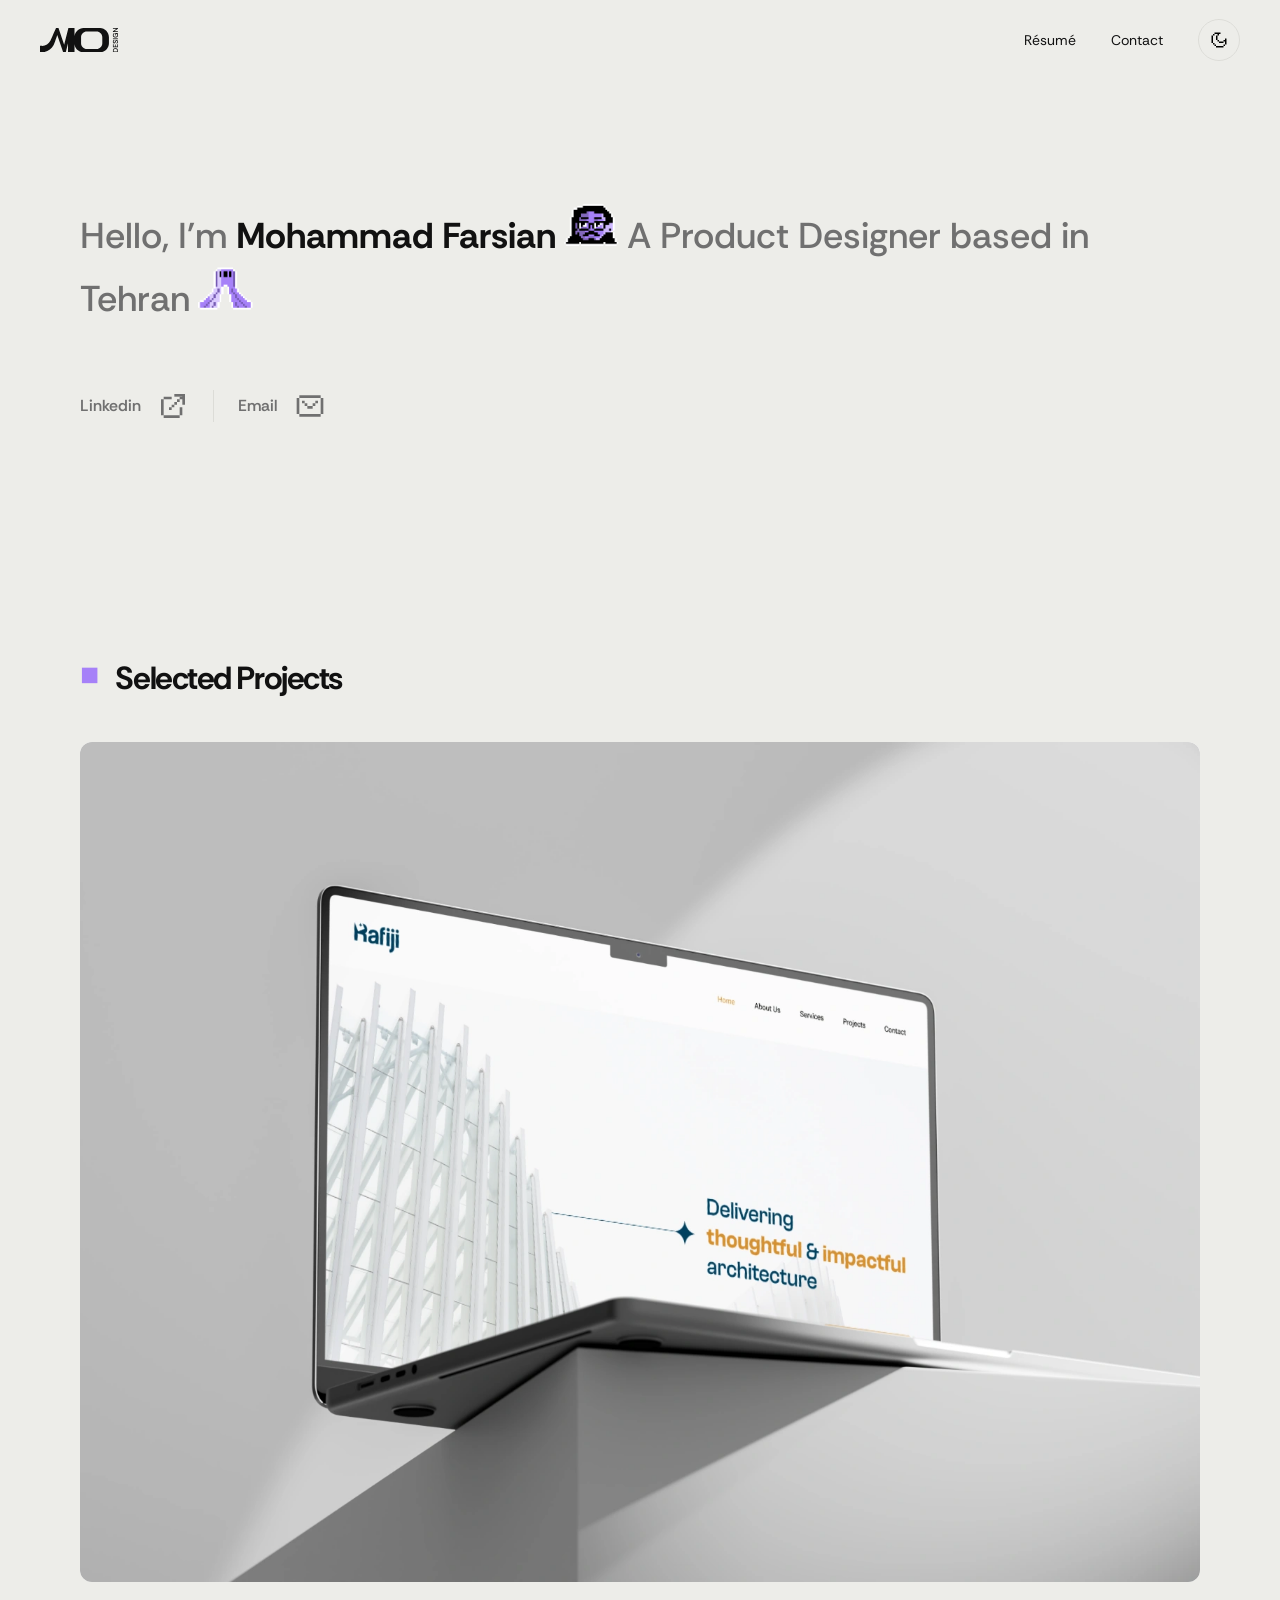
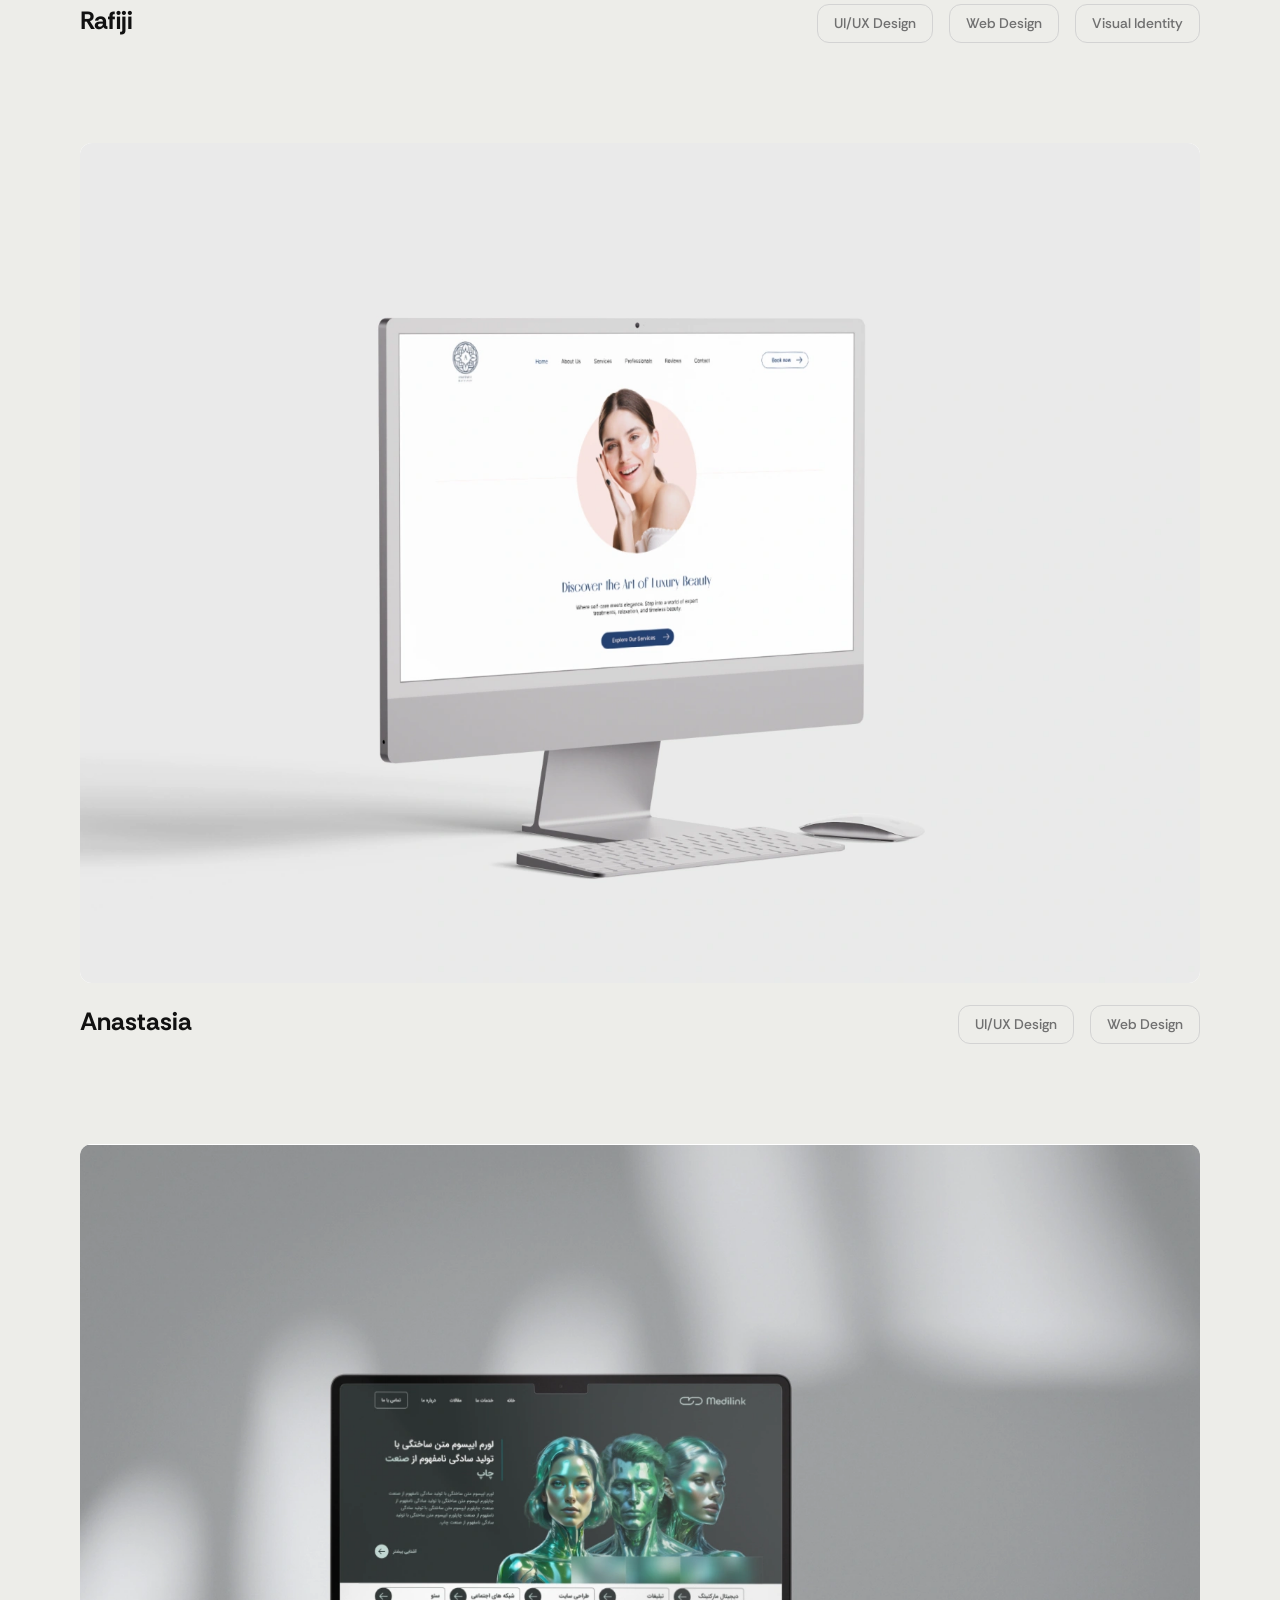
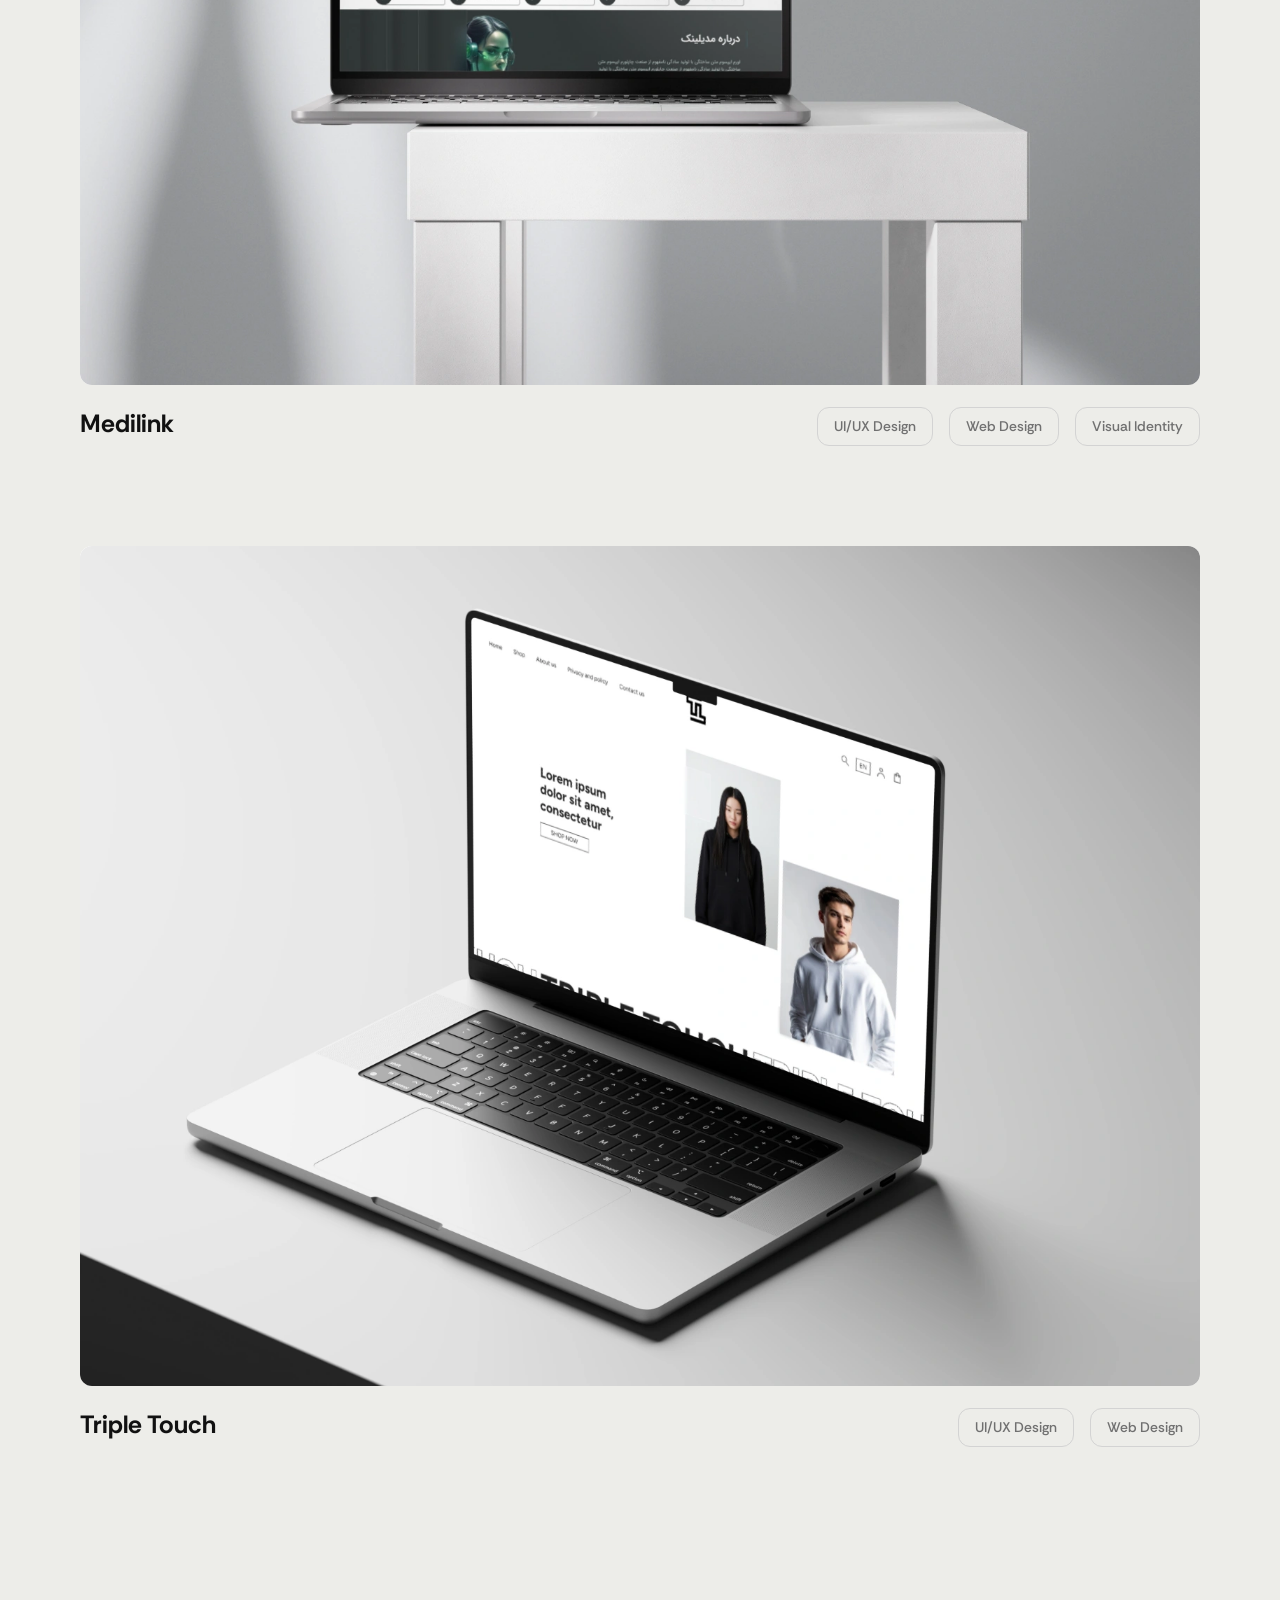
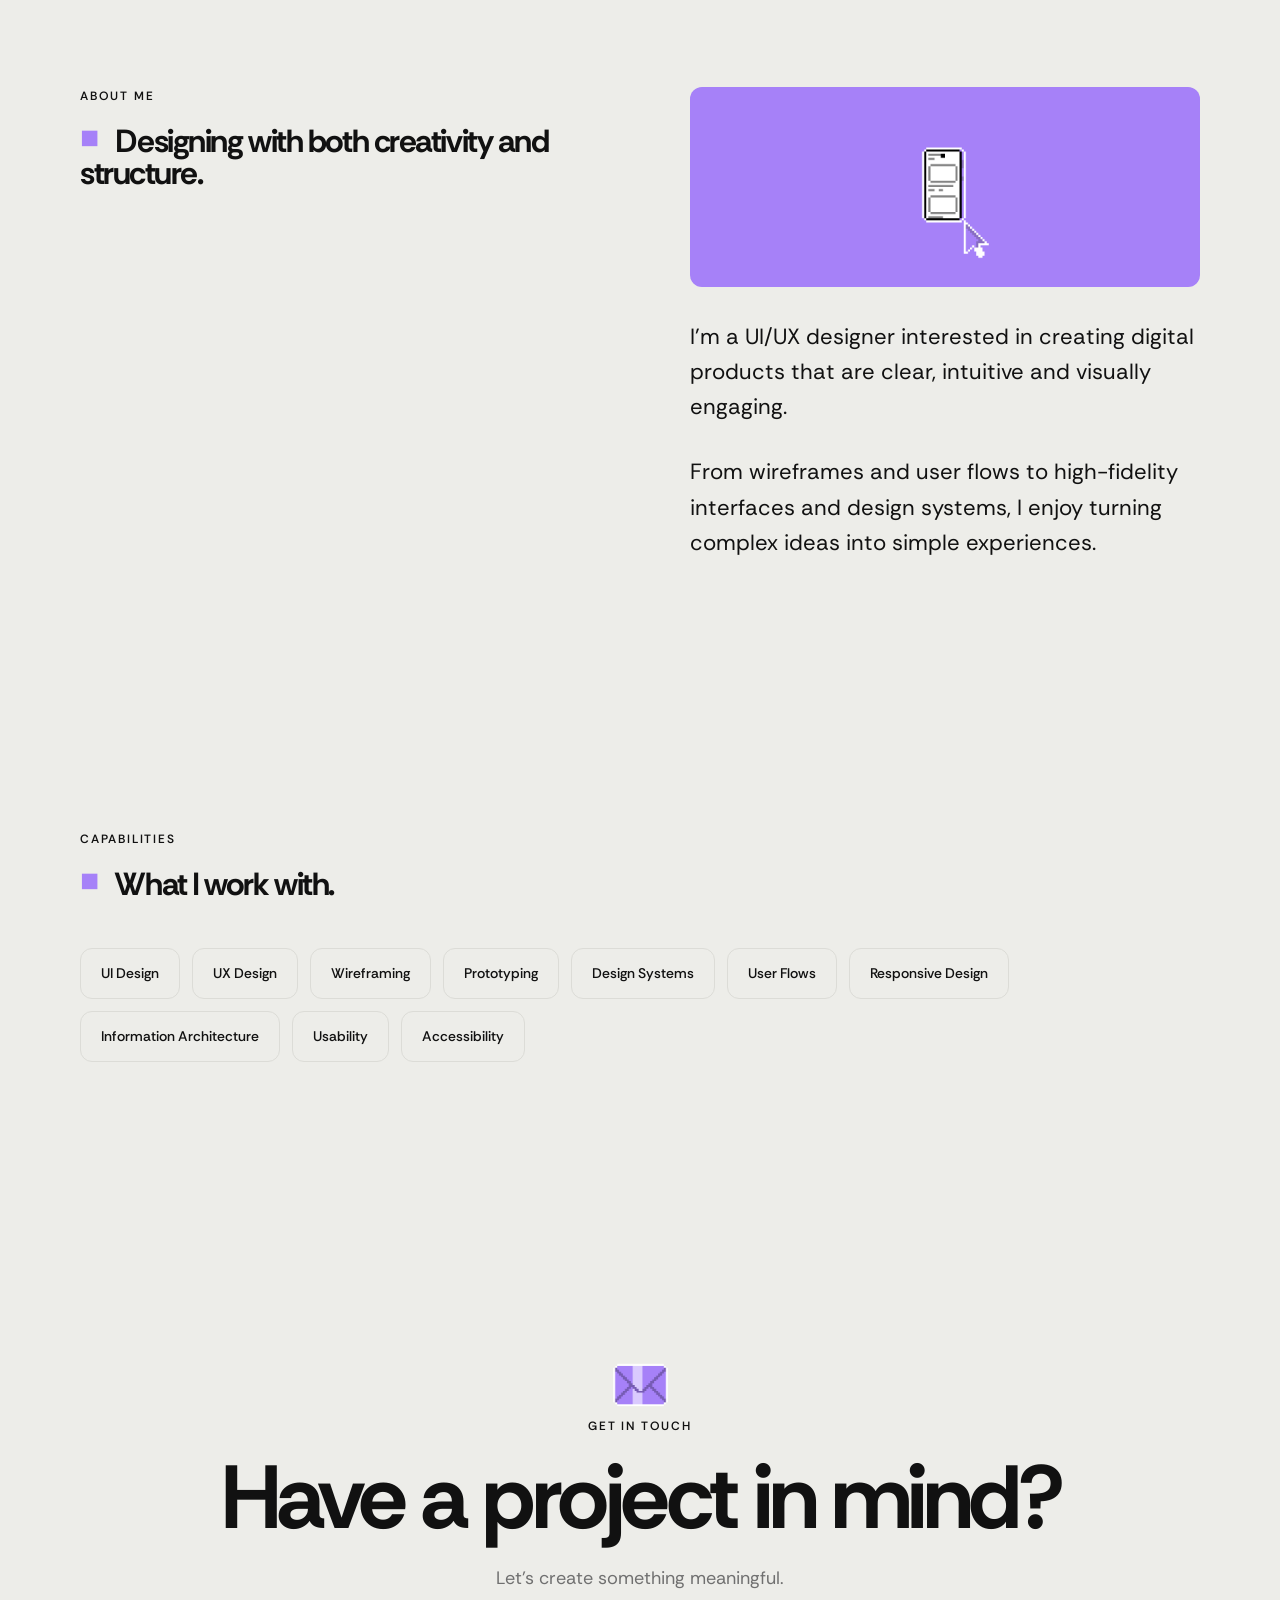
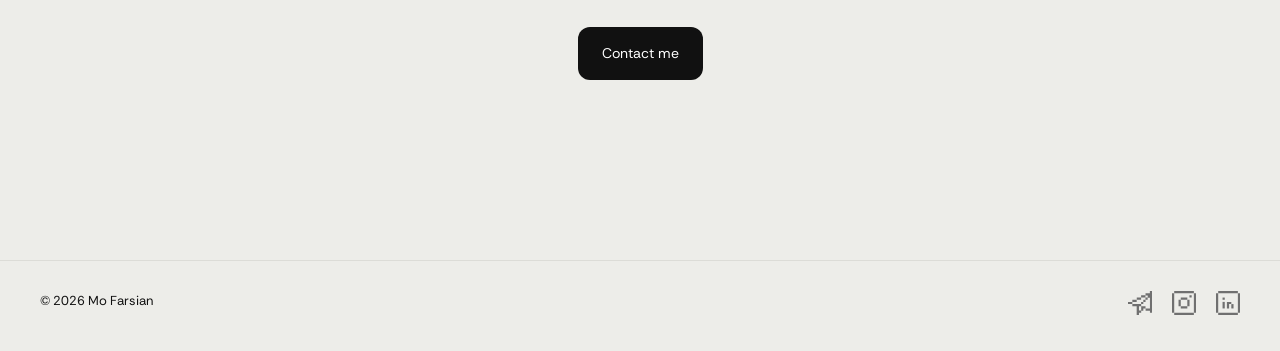
<file: index.html>
<!DOCTYPE html>
<html lang="en">

<head>

    <meta charset="UTF-8">

    <meta
        name="viewport"
        content="width=device-width, initial-scale=1.0"
    >

    <title>Mo. Farsian — Product Designer</title>

    <script>
  const savedTheme = localStorage.getItem("theme");

  const systemPrefersDark =
    window.matchMedia("(prefers-color-scheme: dark)").matches;

  const theme = savedTheme ||
    (systemPrefersDark ? "dark" : "light");

  document.documentElement.setAttribute(
    "data-theme",
    theme
  );
</script>

    <link rel="stylesheet" href="style.css">
    <link rel="icon" type="image/x-icon" href="Images/favicons/favicon.ico">
<link rel="icon" type="image/png" sizes="16x16" href="Images/favicons/favicon-16x16.png">
<link rel="icon" type="image/png" sizes="32x32" href="Images/favicons/favicon-32x32.png">
<link rel="apple-touch-icon" sizes="180x180" href="Images/favicons/apple-touch-icon.png">
<link rel="icon" type="image/png" sizes="192x192" href="Images/favicons/android-chrome-192x192.png">
<link rel="icon" type="image/png" sizes="512x512" href="Images/favicons/android-chrome-512x512.png">
<meta name="theme-color" content="#ffffff">
</head>

<body>


    <!-- =========================
         NAVIGATION
    ========================== -->

    <header class="navbar">
        <a href="#" class="mo-logo">
<svg id="Layer_2" data-name="Layer 2" xmlns="http://www.w3.org/2000/svg" viewBox="0 0 513.45 160.19">
  <g id="Layer_1-2" data-name="Layer 1">
    <path d="M393.83,0h-107.16c-30.55,0-55.82,24.55-59.52,54.12V0h-40.21l-27.93,110.62L121.69,0h-16.21s-34.4,78.73-37.21,84.76c-10.06,19.81-31.52,33.11-53.47,33.11-1.35,0-14.79-.96-14.79-.96v43.28h10c33.77,0,64.35-18.42,79.88-48.37,4.36-7.42,23.71-66.4,23.71-66.4l38.98,114.76h16.84l15.04-60.45v60.45h42.71v-53.02c3.69,29.57,28.97,53.02,59.52,53.02h107.16c33.08,0,60-27.41,60-60.5v-38.1c0-33.08-26.92-61.6-60-61.6ZM270.38,61.6c0-20.95,17.05-38,38-38h63.74c20.95,0,38,17.05,38,38v38.1c0,20.95-17.05,38-38,38h-63.74c-20.95,0-38-17.05-38-38v-38.1Z"/>
    <g>
      <path d="M512.89,160.19h-32.69v-10.79c0-3.89.68-7.08,2.03-9.55,1.35-2.47,3.26-4.3,5.72-5.49,2.46-1.18,5.34-1.77,8.64-1.77s6.36.63,8.8,1.89,4.31,3.14,5.58,5.63c1.28,2.49,1.91,5.59,1.91,9.29v10.79ZM508.36,154.87v-5.28c0-2.86-.47-5.14-1.4-6.84-.93-1.7-2.29-2.9-4.06-3.62-1.77-.72-3.88-1.07-6.3-1.07-4.08,0-7.08.93-9.01,2.8-1.93,1.87-2.9,4.78-2.9,8.73v5.28h23.68Z"/>
      <path d="M512.89,127.46h-32.69v-20.74h4.48v15.41h8.73v-13.31h4.44v13.31h10.55v-15.41h4.48v20.74Z"/>
      <path d="M513.45,90.23c0,2.24-.4,4.28-1.19,6.12s-1.96,3.29-3.5,4.37c-1.54,1.07-3.45,1.63-5.72,1.66v-5.56c1.74-.03,3.17-.64,4.27-1.82,1.11-1.18,1.66-2.76,1.66-4.72,0-1.74-.4-3.14-1.22-4.2-.81-1.06-1.95-1.59-3.41-1.59-.84,0-1.55.14-2.13.42-.58.28-1.09.75-1.54,1.4s-.89,1.53-1.31,2.62c-.42,1.09-.91,2.48-1.47,4.16-.65,1.96-1.41,3.57-2.27,4.81-.86,1.25-1.85,2.16-2.99,2.73-1.14.58-2.4.86-3.81.86-1.99,0-3.67-.47-5.04-1.42-1.37-.95-2.4-2.24-3.11-3.88-.7-1.64-1.05-3.45-1.05-5.44s.36-3.85,1.07-5.46,1.77-2.93,3.15-3.92c1.39-1,3.07-1.51,5.07-1.54v5.65c-1.34,0-2.48.5-3.41,1.49-.93,1-1.4,2.32-1.4,3.97-.03,1.4.33,2.59,1.07,3.57.75.98,1.84,1.47,3.27,1.47,1,0,1.82-.32,2.48-.96.65-.64,1.23-1.55,1.73-2.73.5-1.18,1.04-2.62,1.64-4.3.34-1.03.75-2.08,1.21-3.15.47-1.07,1.07-2.05,1.8-2.94.73-.89,1.63-1.61,2.71-2.17,1.07-.56,2.4-.84,3.99-.84,1.96,0,3.65.51,5.07,1.52,1.42,1.01,2.5,2.37,3.25,4.09s1.12,3.63,1.12,5.74Z"/>
      <path d="M512.89,73.84h-32.69v-5.32h32.69v5.32Z"/>
      <path d="M513.45,48.01c0,3.11-.71,5.82-2.13,8.1-1.42,2.29-3.39,4.07-5.91,5.35-2.52,1.28-5.43,1.91-8.73,1.91s-6.1-.62-8.69-1.87c-2.58-1.25-4.62-3.07-6.12-5.49s-2.24-5.36-2.24-8.85c0-3.77.91-6.9,2.73-9.39,1.82-2.49,4.32-4.11,7.5-4.86v5.98c-1.65.47-2.96,1.41-3.92,2.83-.96,1.42-1.45,3.23-1.45,5.44,0,2.34.51,4.31,1.54,5.91,1.03,1.6,2.45,2.82,4.27,3.64,1.82.82,3.96,1.24,6.42,1.24s4.55-.41,6.35-1.24c1.81-.82,3.2-2.02,4.18-3.57.98-1.56,1.47-3.41,1.47-5.56,0-3.02-.82-5.32-2.45-6.91-1.64-1.59-3.84-2.55-6.61-2.9v10.83h-4.39v-16.3h17.61v4.86l-4.67.42c1.68,1.12,2.97,2.49,3.88,4.11.9,1.62,1.35,3.72,1.35,6.31Z"/>
      <path d="M512.89,26.67h-32.69v-5.32l23.96-16.02h-23.96V0h32.69v5.32l-23.91,16.02h23.91v5.32Z"/>
    </g>
  </g>
</svg>
        </a>
        
        <nav class="nav-links">

            <a href="Files/CV.pdf" download>
                Résumé
            </a>

            <a href="#contact">
                Contact
            </a>


            <button class="theme-toggle" id="theme-toggle" aria-label="Switch to night mode">
  <img
    class="theme-icon theme-icon-light"
    src="./Images/icons/moon.svg"
    alt=""
  >

  <img
    class="theme-icon theme-icon-dark"
    src="./Images/icons/sun.svg"
    alt=""
  >
</button>

        </nav>

    </header>



    <main>


        <!-- =========================
             HERO
        ========================== -->
        <section>           
            <div class="hero">
                <span class="hero-text">
                    <p>Hello, I'm <b>Mohammad Farsian</b><span><img
                            src="./Images/gif/mo.gif"
                            alt="mo farsian pixel art"
                            class="hero-gif"
                            height="48px"
                            width="55px"
                        ></span>A Product Designer based in Tehran<span><img
                            src="./Images/gif/tehran.gif"
                            alt="azadi tower"
                            class="hero-gif"
                            height="48px"
                            width="55px"
                        ></span>
                </p>       
                <span class="hero-sub">
                    <a href="https://www.linkedin.com/in/mohammad-farsian-610218201/" target="_blank">
                        Linkedin
                        <svg xmlns="http://www.w3.org/2000/svg" width="32" height="32" viewBox="0 0 24 24"><!-- Icon from Pixelarticons by Gerrit Halfmann - https://github.com/halfmage/pixelarticons/blob/master/LICENSE --><g fill="currentColor"><path d="M11 5H5v2h6zM5 7H3v12h2zm12 12H5v2h12zm2-6h-2v6h2zm-8 0H9v2h2zm2-2h-2v2h2zm2-2h-2v2h2zm2-2h-2v2h2zm2-2h-2v2h2zm2-2h-2v8h2z"/><path d="M21 3h-8v2h8z"/></g></svg>
                    </a>
                    <a href="email">
                        Email
                        <svg xmlns="http://www.w3.org/2000/svg" width="32" height="32" viewBox="0 0 24 24"><!-- Icon from Pixelarticons by Gerrit Halfmann - https://github.com/halfmage/pixelarticons/blob/master/LICENSE --><path fill="currentColor" d="M6 8h2v2H6zm2 2h2v2H8zm10-2h-2v2h2zm-2 2h-2v2h2zm-6 2h4v2h-4zM2 6h2v12H2zm18 0h2v12h-2zM4 4h16v2H4zm0 14h16v2H4z"/></svg>
                    </a>
                </span>
                </span>
            </div>
        </section>

        <!-- =========================
             SELECTED WORK
        ========================== -->

        <section
            id="work"
            class="work"
        >

            <div class="section-heading">
                <h2>
                    Selected Projects
                </h2>
            </div>


            <div class="projects">


                <!-- PROJECT 01 -->

                <article class="project reveal">

                    <a
                        href="Projects/Rafiji.html"
                        class="project-image"
                    >

                        <img
                            src="./Images/rafiji/rafiji-thumbnail.webp"
                            alt="Project One UI/UX design"
                        >

                    </a>


                    <div class="project-info">

                            <span class="project-link-container">
                            <h3>
                                <a href="Projects/Rafiji.html">Rafiji</a>
                            </h3>  
                            
                            <span class="project-categories">
                                <p class="categories-txt">UI/UX Design</p>
                                <p class="categories-txt">Web Design</p>
                                <p class="categories-txt">Visual Identity</p>
                            </span>

                            </span>

                    </div>

                </article>



                <!-- PROJECT 02 -->

                <article class="project reveal">

                    <a
                        href="Projects/Anastasia.html"
                        class="project-image"
                    >

                        <img
                            src="./Images/anastasia/ana-thumbnail.webp"
                            alt="Project Two UI/UX design"
                        >

                    </a>


                    <div class="project-info">

                            <span class="project-link-container">
                            <h3>
                                <a href="Projects/Anastasia.html">Anastasia</a>
                            </h3>  
                            
                            <span class="project-categories">
                                <p class="categories-txt">UI/UX Design</p>
                                <p class="categories-txt">Web Design</p>
                            </span>

                            </span>

                    </div>

                </article>



                <!-- PROJECT 03 -->

                <article class="project reveal">

                    <a
                        href="Projects/Medilink.html"
                        class="project-image"
                    >

                        <img
                            src="./Images/medilink/medilink-thumbnail.webp"
                            alt="Project Two UI/UX design"
                        >

                    </a>


                    <div class="project-info">

                            <span class="project-link-container">
                            <h3>
                                <a href="Projects/Medilink.html">Medilink</a>
                            </h3>  
                            
                            <span class="project-categories">
                                <p class="categories-txt">UI/UX Design</p>
                                <p class="categories-txt">Web Design</p>
                                <p class="categories-txt">Visual Identity</p>
                            </span>

                            </span>

                    </div>

                </article>

                <!-- PROJECT 04 -->

                <article class="project reveal">

                    <a
                        href="Projects/Tripletouch.html"
                        class="project-image"
                    >

                        <img
                            src="./Images/tripletouch/tt-thumbnail.webp"
                            alt="Project Two UI/UX design"
                        >

                    </a>


                    <div class="project-info">

                            <span class="project-link-container">
                            <h3>
                                <a href="Projects/Tripletouch.html">Triple Touch</a>
                            </h3>  
                            
                            <span class="project-categories">
                                <p class="categories-txt">UI/UX Design</p>
                                <p class="categories-txt">Web Design</p>
                            </span>

                            </span>

                    </div>

                </article>


            </div>

        </section>



        <!-- =========================
             ABOUT
        ========================== -->

        <section
            id="about"
            class="about reveal"
        >

            <div class="section-heading">

                <p class="eyebrow">
                    ABOUT ME
                </p>

                <h2>
                    Designing with both
                    creativity and structure.
                </h2>

            </div>


            <div class="about-content">

                <div class="resp-img">
                <img
                            src="./Images/gif/responsive.gif"
                            alt="responsive devices"
                            height="200px"
                >    
                </div>

                <p>
                    I'm a UI/UX designer interested in creating
                    digital products that are clear, intuitive
                    and visually engaging.
                </p>

                <p>
                    From wireframes and user flows to high-fidelity
                    interfaces and design systems, I enjoy turning
                    complex ideas into simple experiences.
                </p>

            </div>

        </section>



        <!-- =========================
             SKILLS
        ========================== -->

        <section class="skills reveal">

            <div class="section-heading">

                <p class="eyebrow">
                    CAPABILITIES
                </p>

                <h2>
                    What I work with.
                </h2>

            </div>


            <div class="skill-list">

                <span class="categories-txt">UI Design</span>
                <span class="categories-txt">UX Design</span>
                <span class="categories-txt">Wireframing</span>
                <span class="categories-txt">Prototyping</span>
                <span class="categories-txt">Design Systems</span>
                <span class="categories-txt">User Flows</span>
                <span class="categories-txt">Responsive Design</span>
                <span class="categories-txt">Information Architecture</span>
                <span class="categories-txt">Usability</span>
                <span class="categories-txt">Accessibility</span>

            </div>

        </section>



        <!-- =========================
             CONTACT
        ========================== -->

        <section
            id="contact"
            class="contact reveal"
        >

        <img
                            src="./Images/gif/mail.gif"
                            alt="contact me"
                            class="hero-gif"
                            height="48px"
                            width="55px"
                        >

            <p class="eyebrow">
                GET IN TOUCH
            </p>

            <h2>
                Have a project
                in mind?
            </h2>

            <p>
                Let's create something meaningful.
            </p>

            <a
                href="mailto:mofarsian.designs@email.com"
                class="button"
            >
                Contact me
            </a>

        </section>


    </main>



    <!-- =========================
         FOOTER
    ========================== -->

    <footer>

        <p>
            © 2026 Mo Farsian
        </p>


        <div>

            <a href="https://t.me/mofarsian_designs" target="_blank">
                <svg id="Layer_1" xmlns="http://www.w3.org/2000/svg" width="24" height="24" version="1.1" viewBox="0 0 29.3 29.3">
  <path d="M26.7,26.7h2.7V0h-2.7v2.7h-5.3v2.7h2.7v2.7h2.7v13.3h-5.3v2.7h5.3v2.7ZM0,16h5.3v-2.7H0v2.7ZM10.7,29.3h2.7v-2.7h2.7v-2.7h-2.7v-5.3h2.7v-2.7H5.3v2.7h5.3v10.7ZM5.3,13.3h5.3v-2.7h-5.3v2.7ZM16,24h2.7v-2.7h2.7v-2.7h-5.3v5.3ZM16,16h2.7v-2.7h-2.7v2.7ZM10.7,10.7h5.3v-2.7h-5.3v2.7ZM18.7,13.3h2.7v-2.7h-2.7v2.7ZM16,8h5.3v-2.7h-5.3v2.7ZM21.3,10.7h2.7v-2.7h-2.7v2.7Z"/>
</svg>
            </a>

            <a href="https://www.instagram.com/mofarsian?stkn=cG9hNnpwdHFveWpp" target="_blank">
                <svg id="Layer_1" xmlns="http://www.w3.org/2000/svg" width="24" height="24" version="1.1" viewBox="0 0 29.3 29.3">
  <path d="M2.7,2.7H0v24h2.7V2.7ZM2.7,2.7h24V0H2.7v2.7ZM2.7,29.3h24v-2.7H2.7v2.7ZM8,18.7h2.7v-8h-2.7v8ZM10.7,21.3h8v-2.7h-8v2.7ZM10.7,10.7h8v-2.7h-8v2.7ZM18.7,18.7h2.7v-8h-2.7v8ZM26.7,26.7h2.7V2.7h-2.7v24ZM21.3,8h2.7v-2.7h-2.7v2.7Z"/>
</svg>
            </a>

            <a href="https://www.linkedin.com/in/mohammad-farsian-610218201/" target="_blank">
                <svg id="Layer_1" width="24" height="24" xmlns="http://www.w3.org/2000/svg" version="1.1" viewBox="0 0 29.3 29.3">
  <path d="M0,2.7v24h2.7V2.7H0ZM2.7,26.7v2.7h24v-2.7H2.7ZM26.7,2.7v24h2.7V2.7h-2.7ZM2.7,0v2.7h24V0H2.7Z"/>
  <polygon points="18.7 13.3 18.7 16 16 16 16 21.3 13.3 21.3 13.3 13.3 18.7 13.3"/>
  <rect x="18.7" y="16" width="2.7" height="5.3"/>
  <rect x="8" y="8" width="2.7" height="2.7"/>
  <rect x="8" y="13.3" width="2.7" height="8"/>
</svg>
            </a>

        </div>

    </footer>

    <script src="script.js"></script>

</body>

</html>
</file>
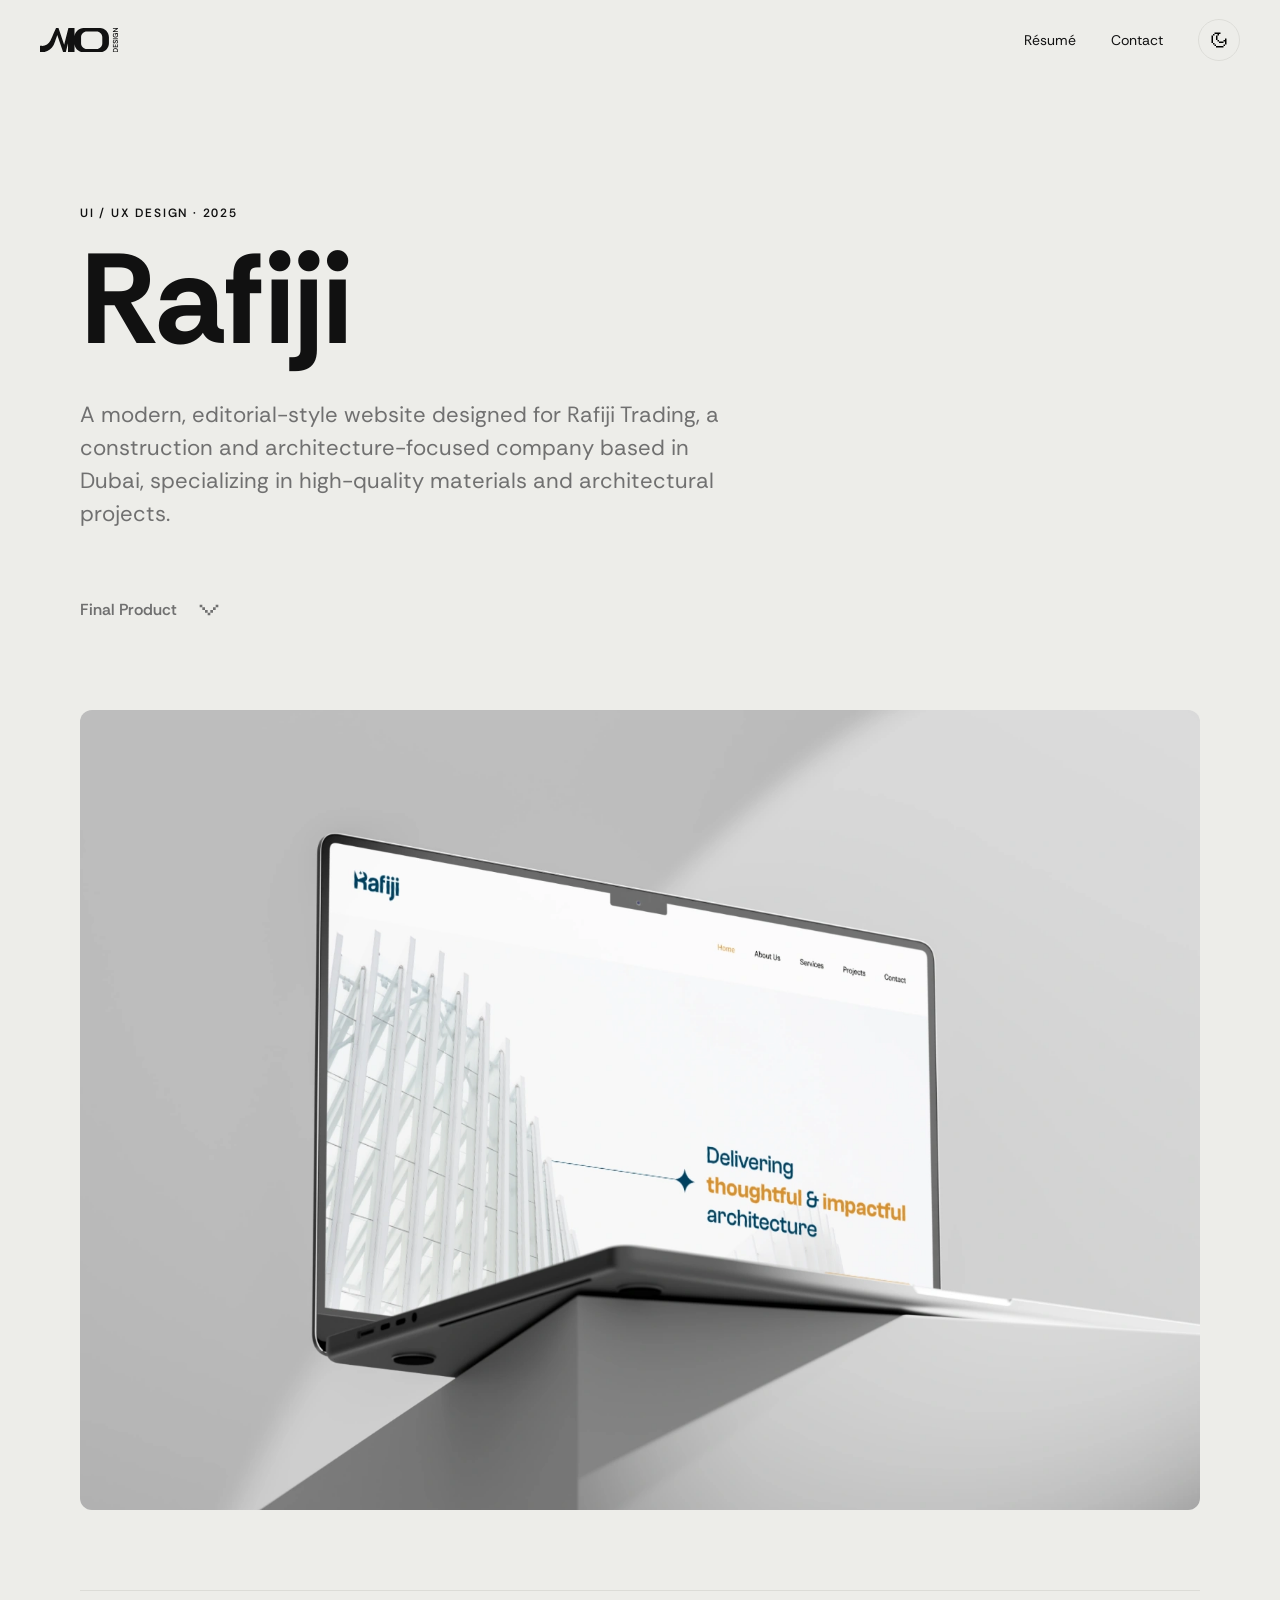
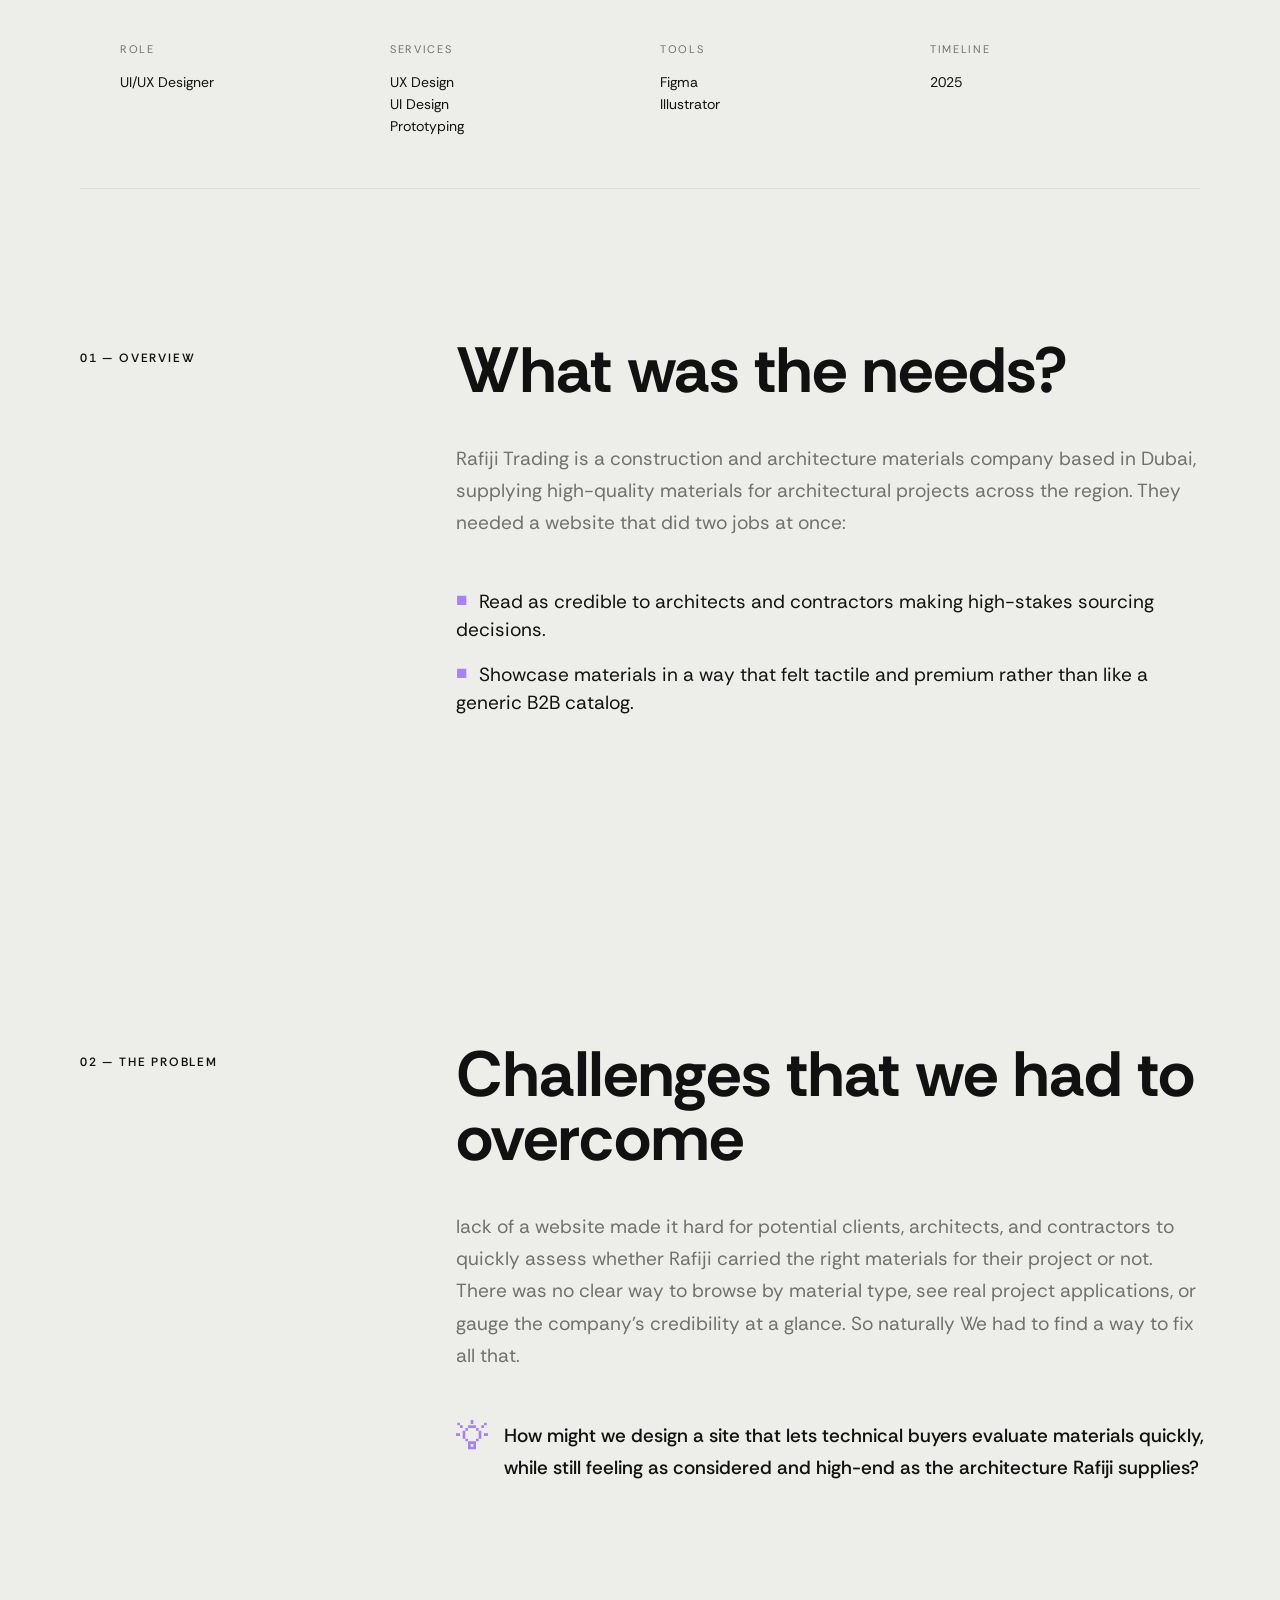
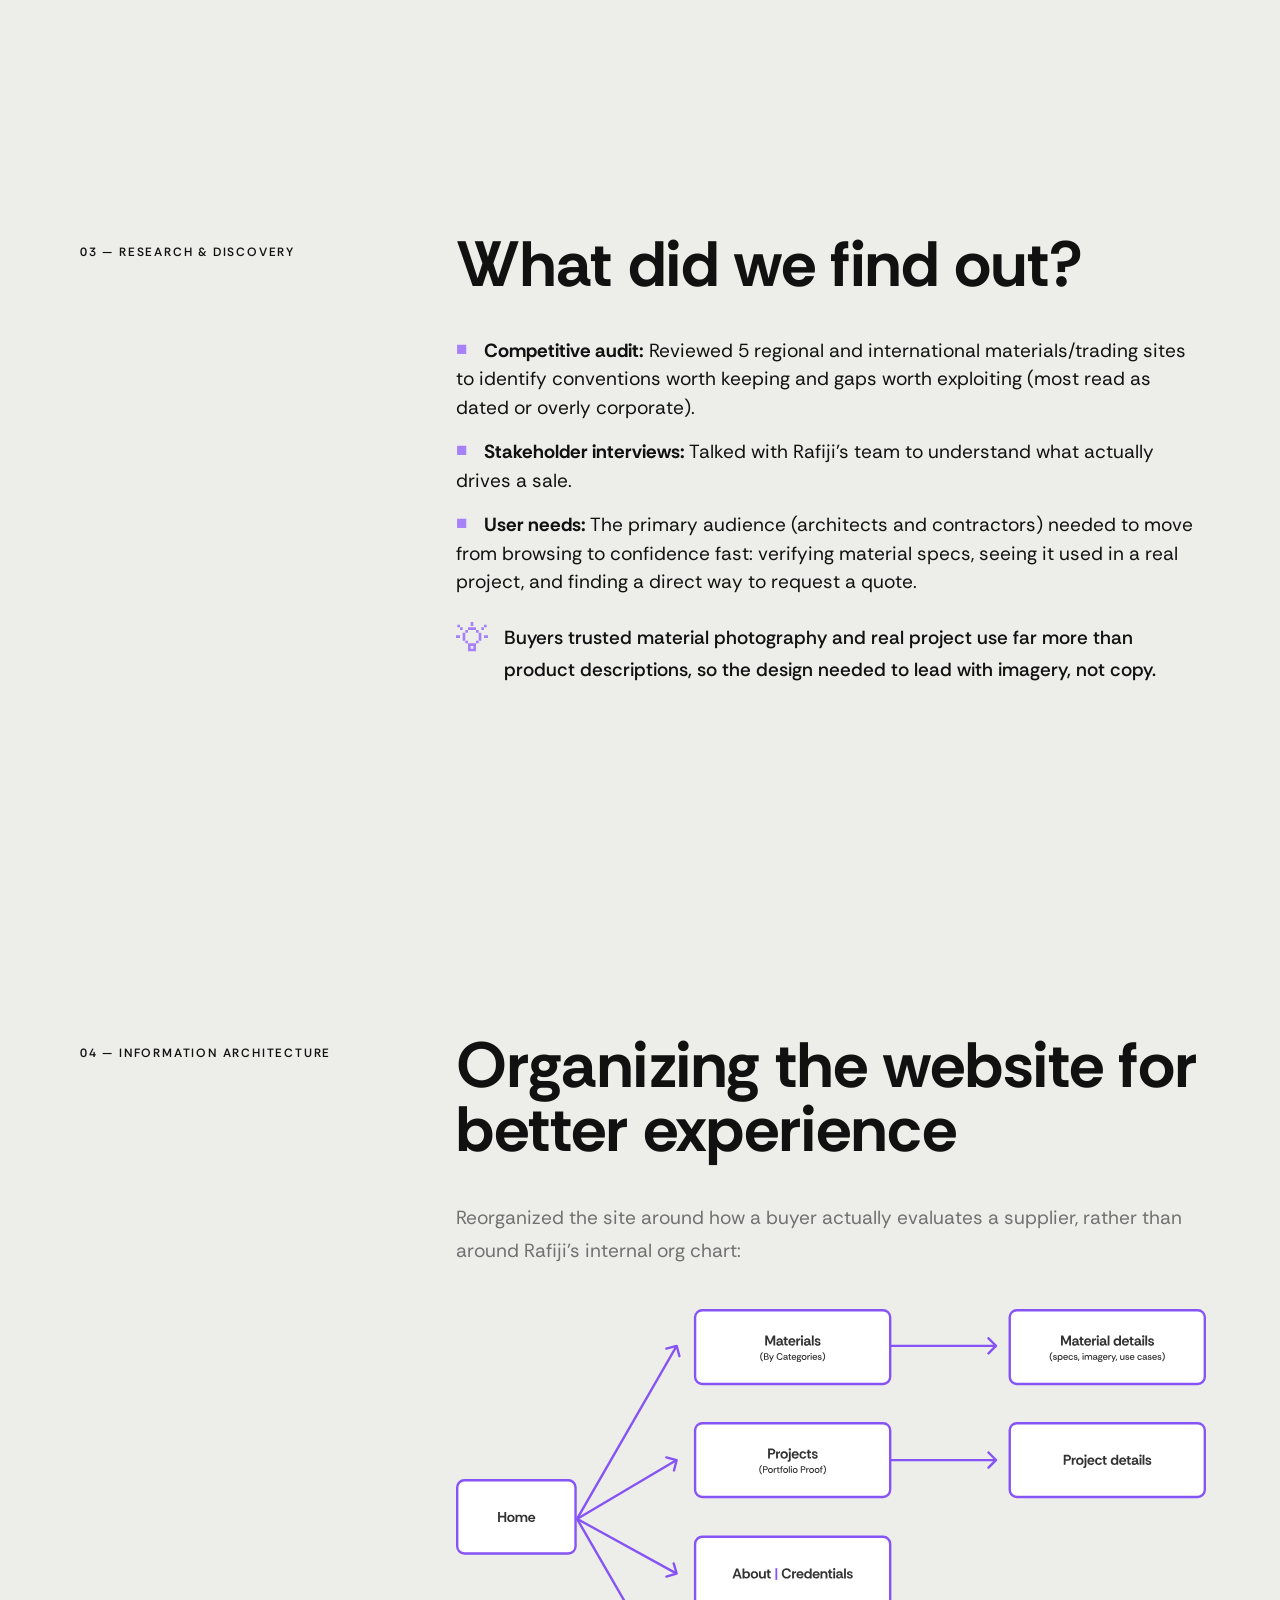
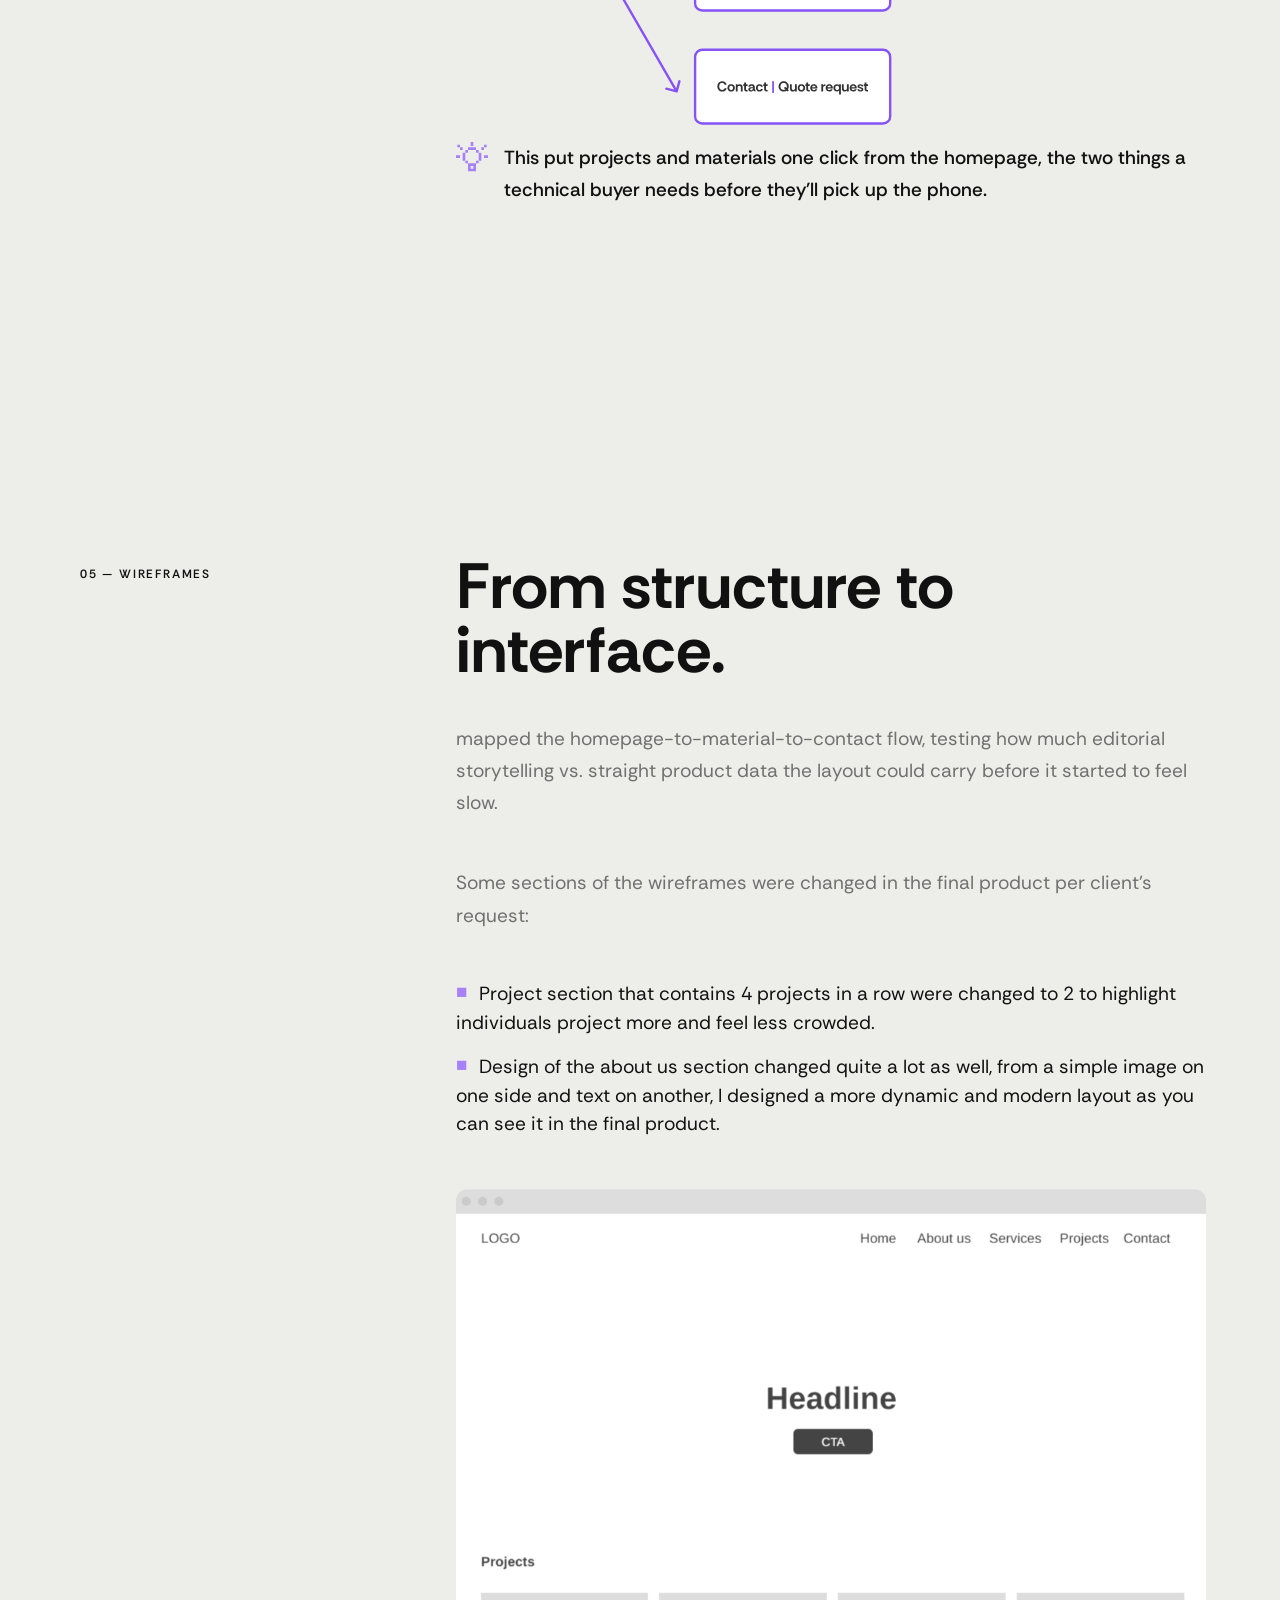
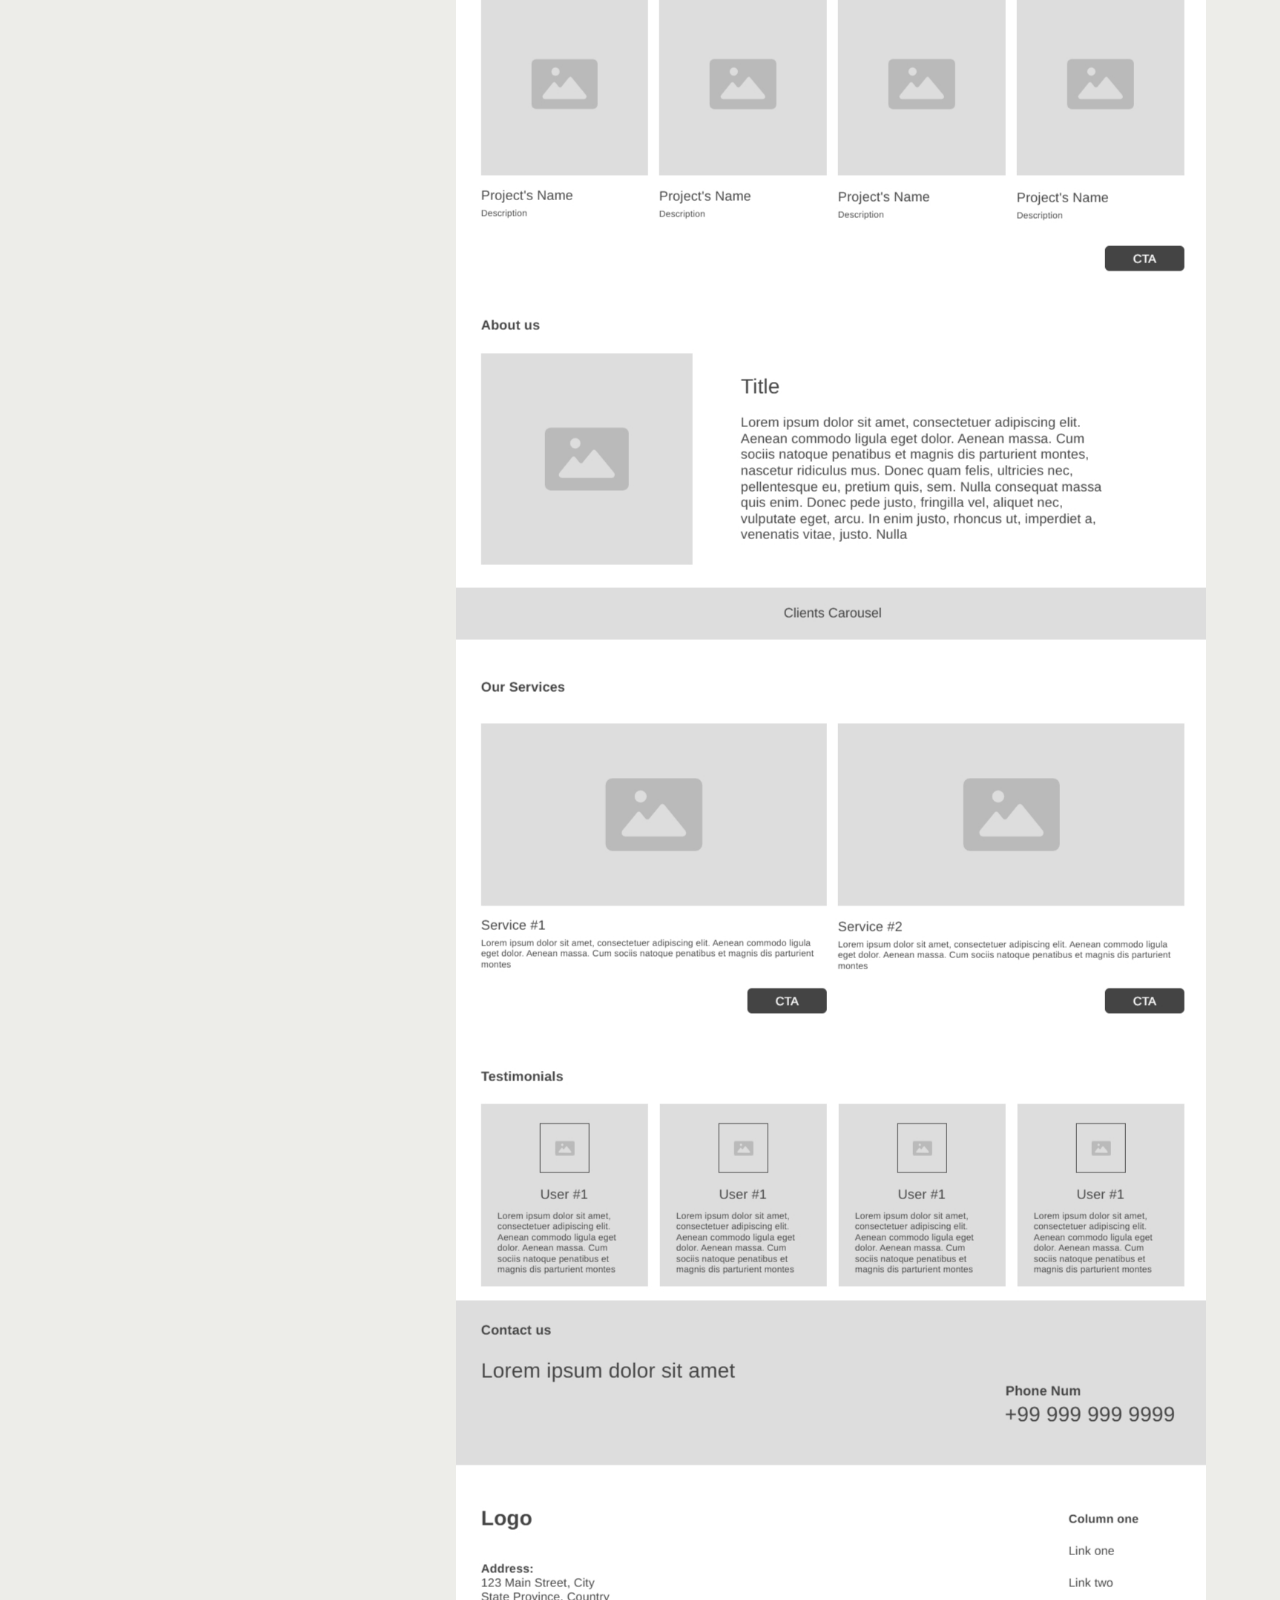
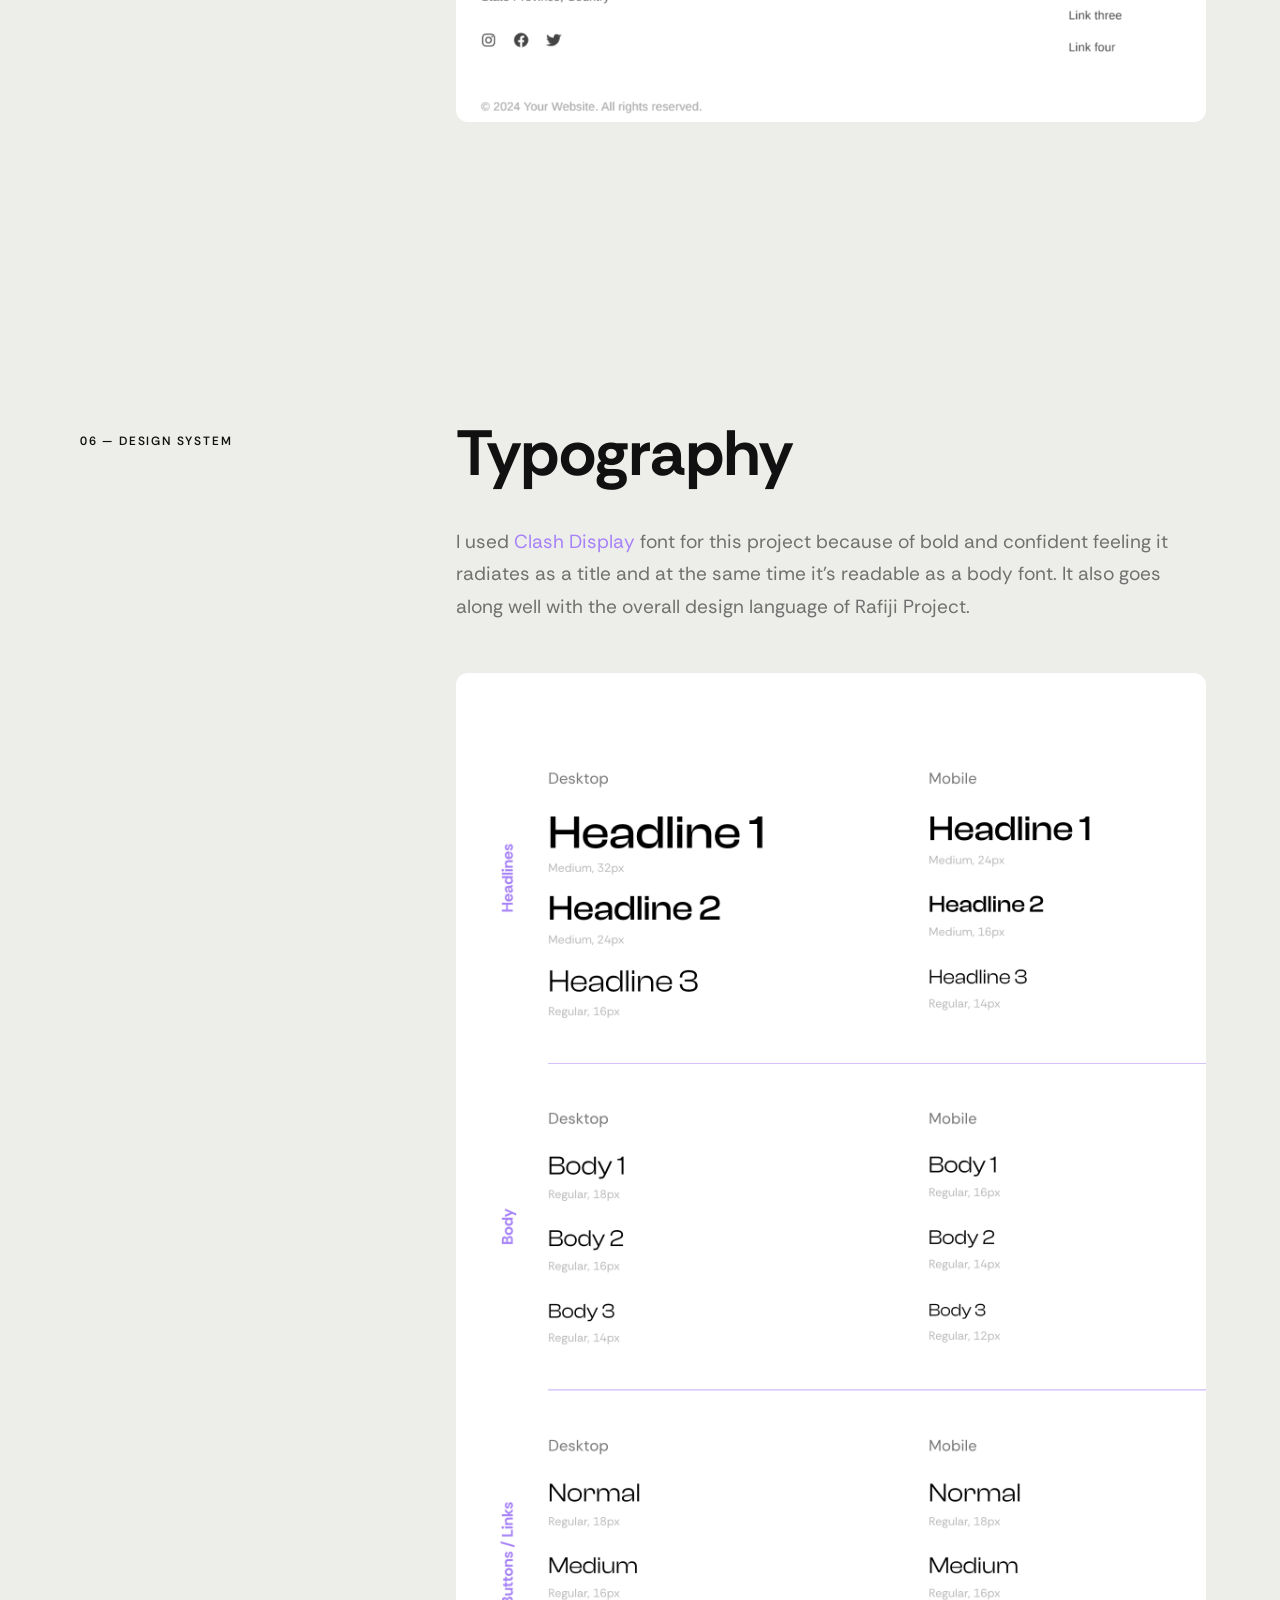
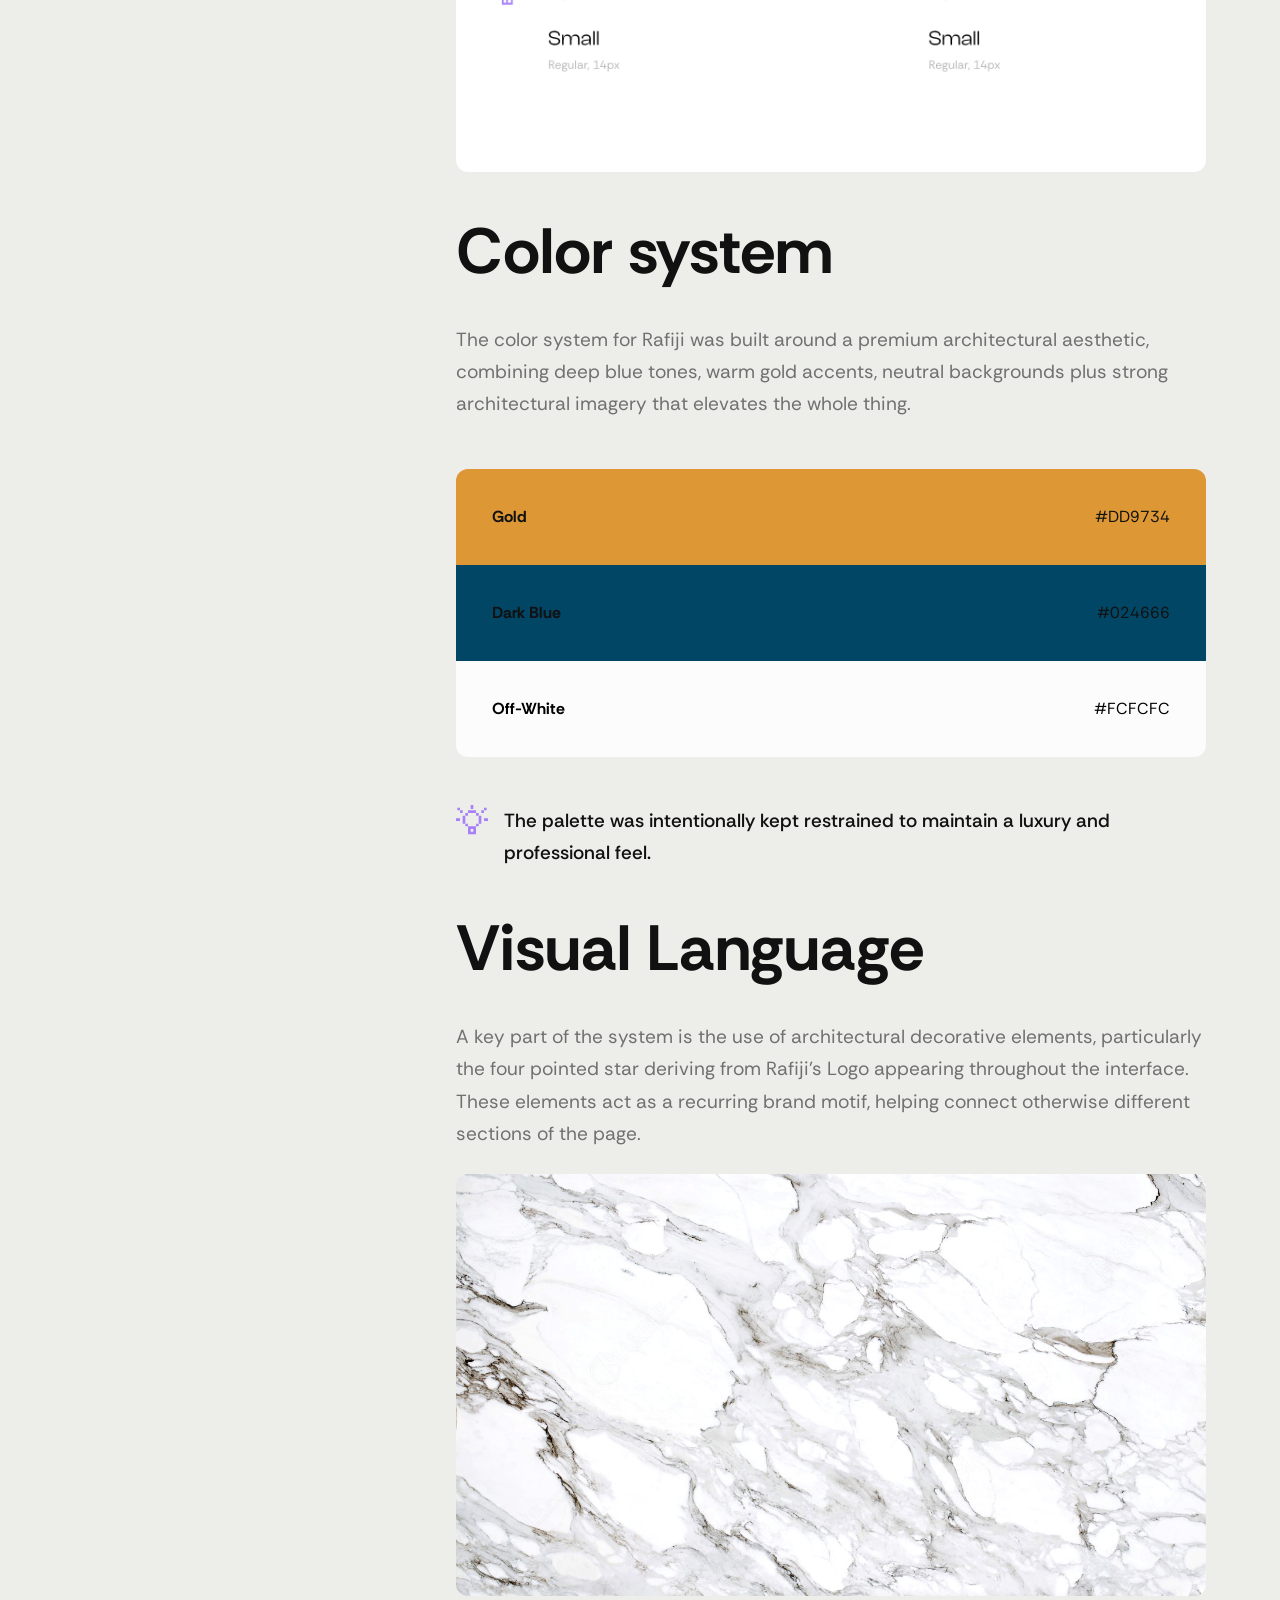
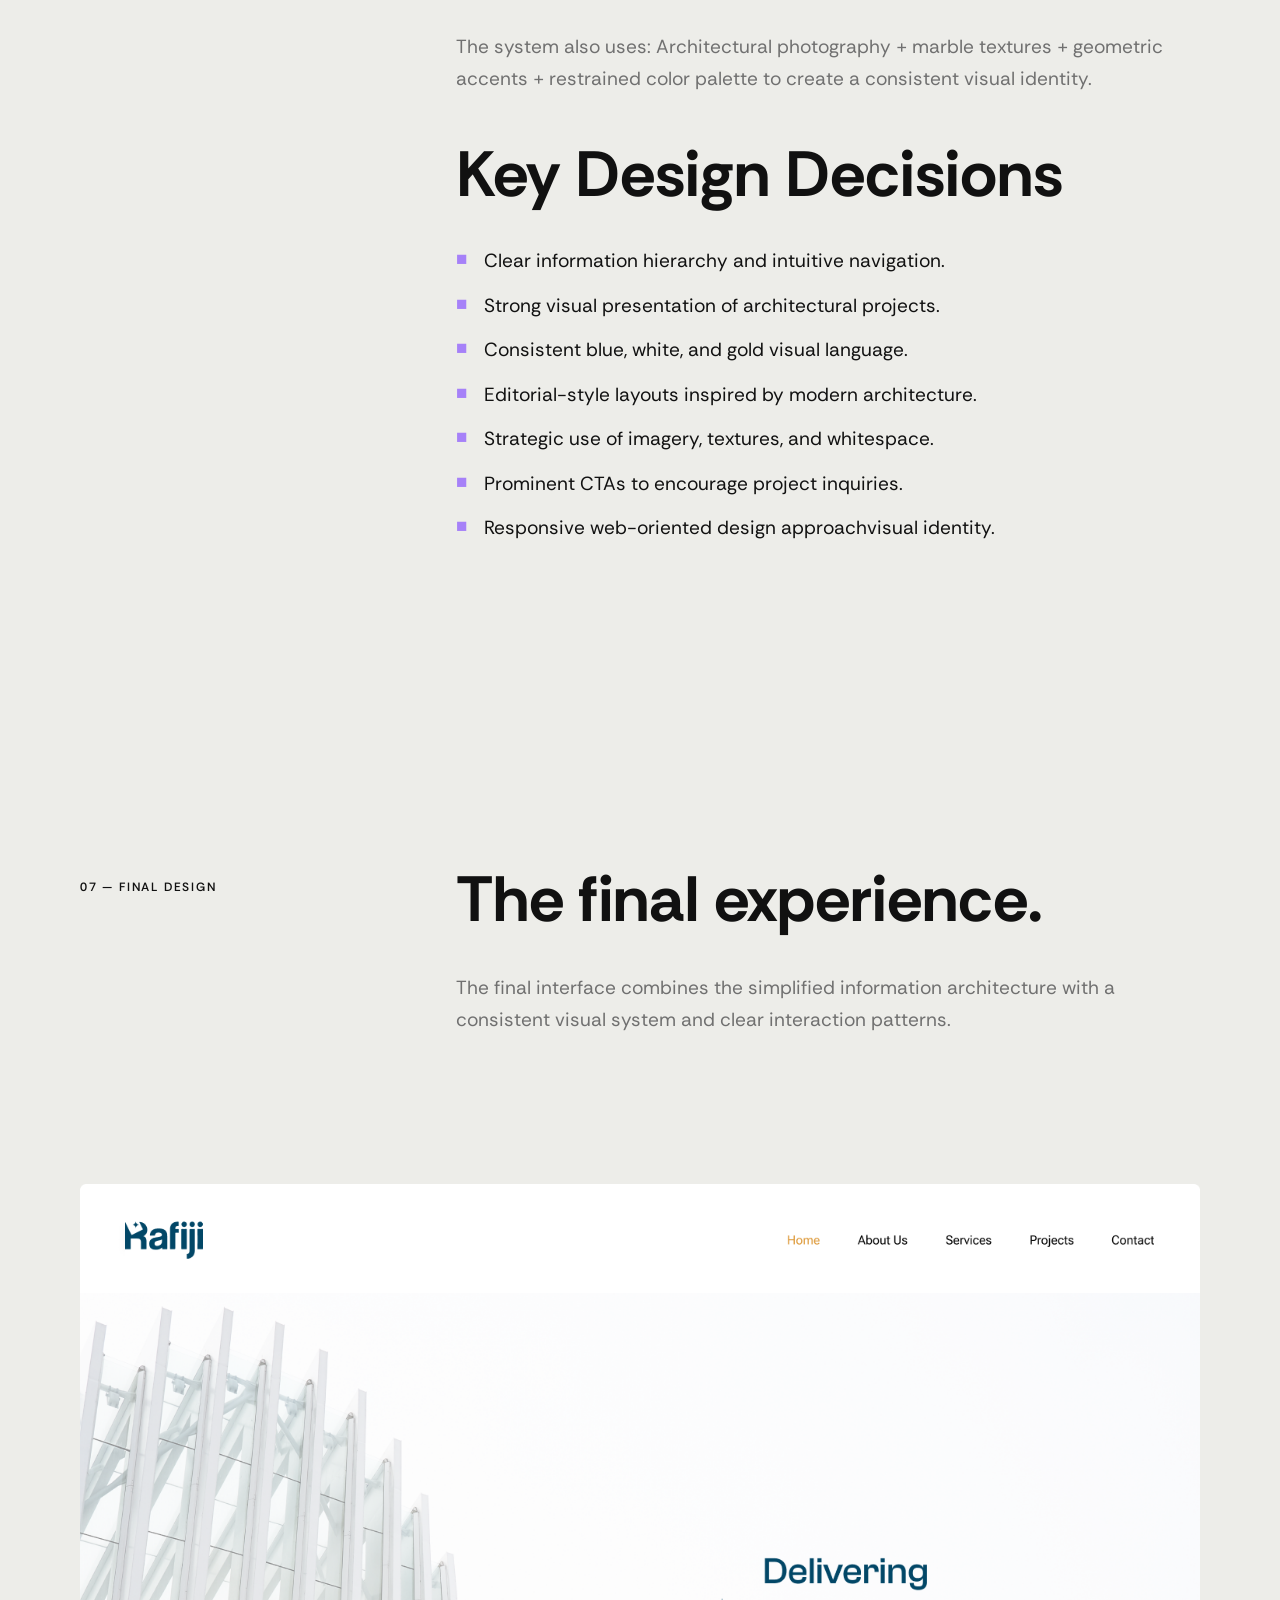
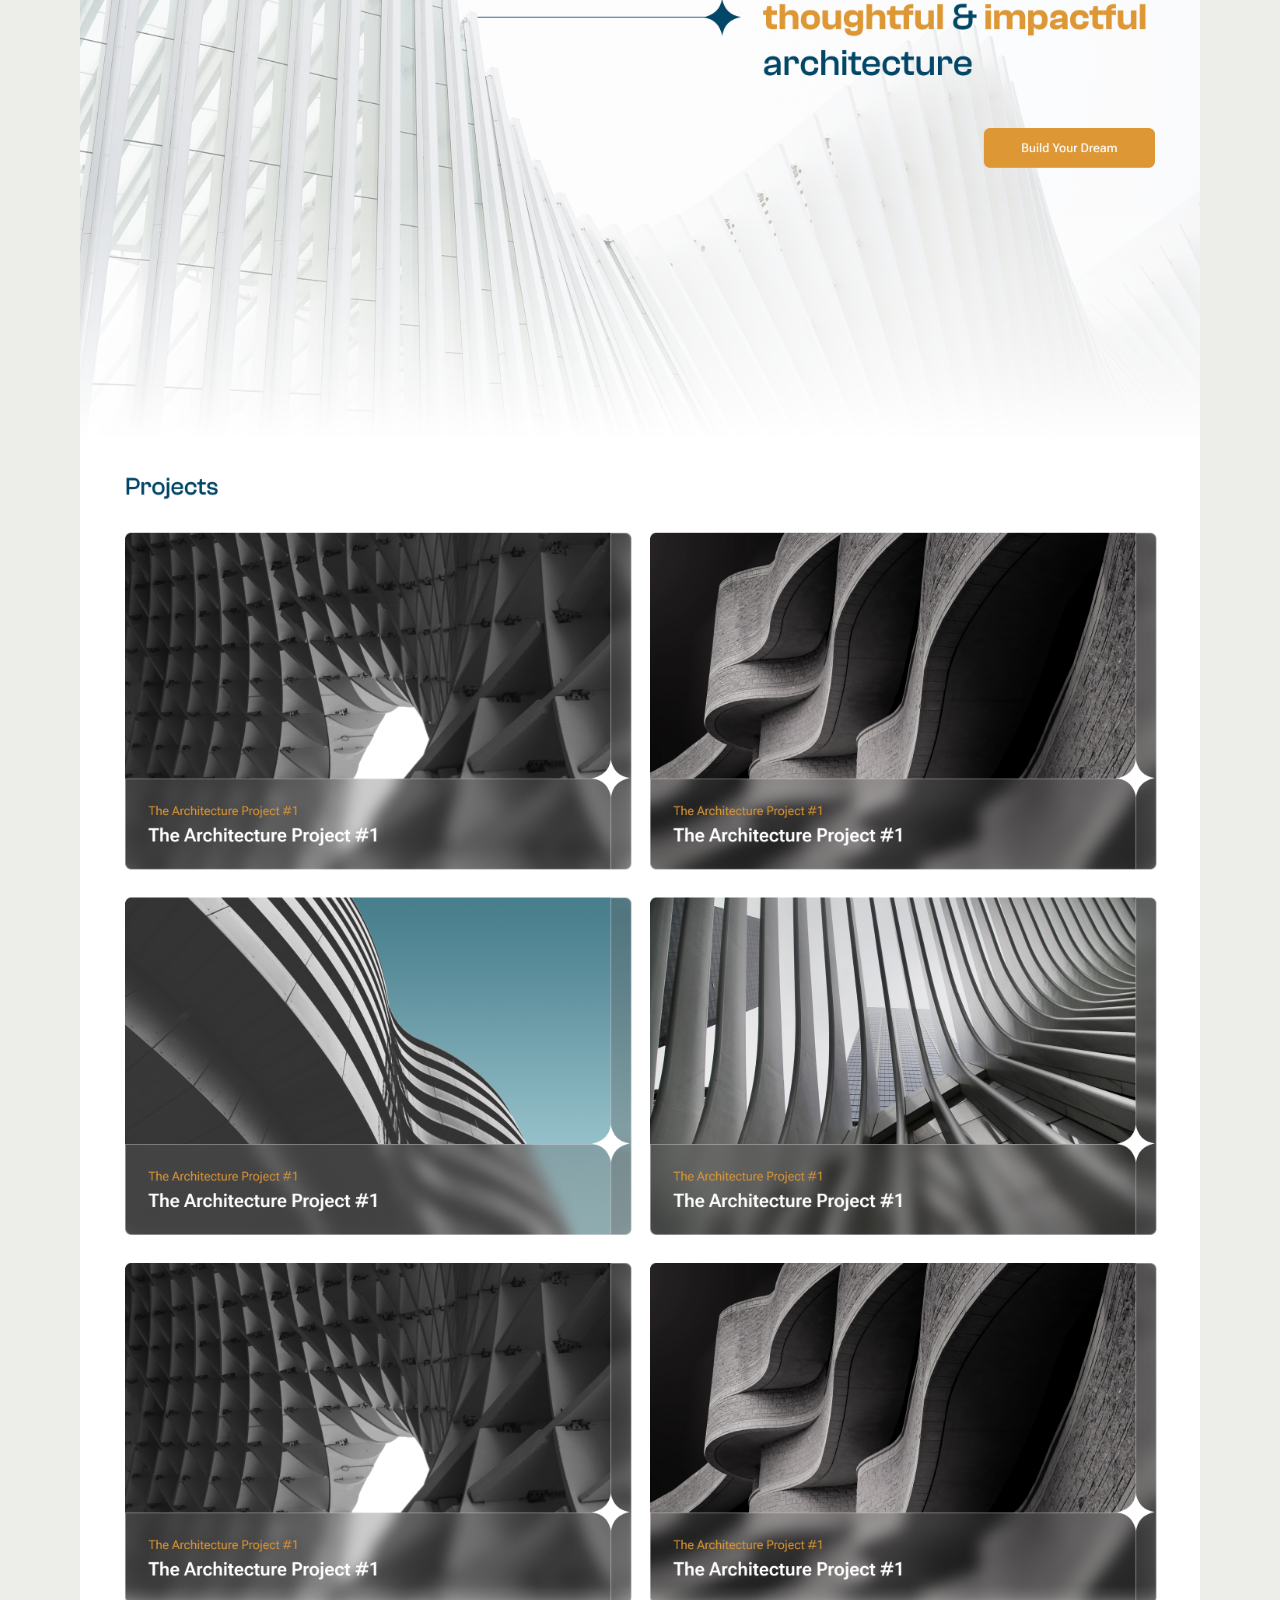
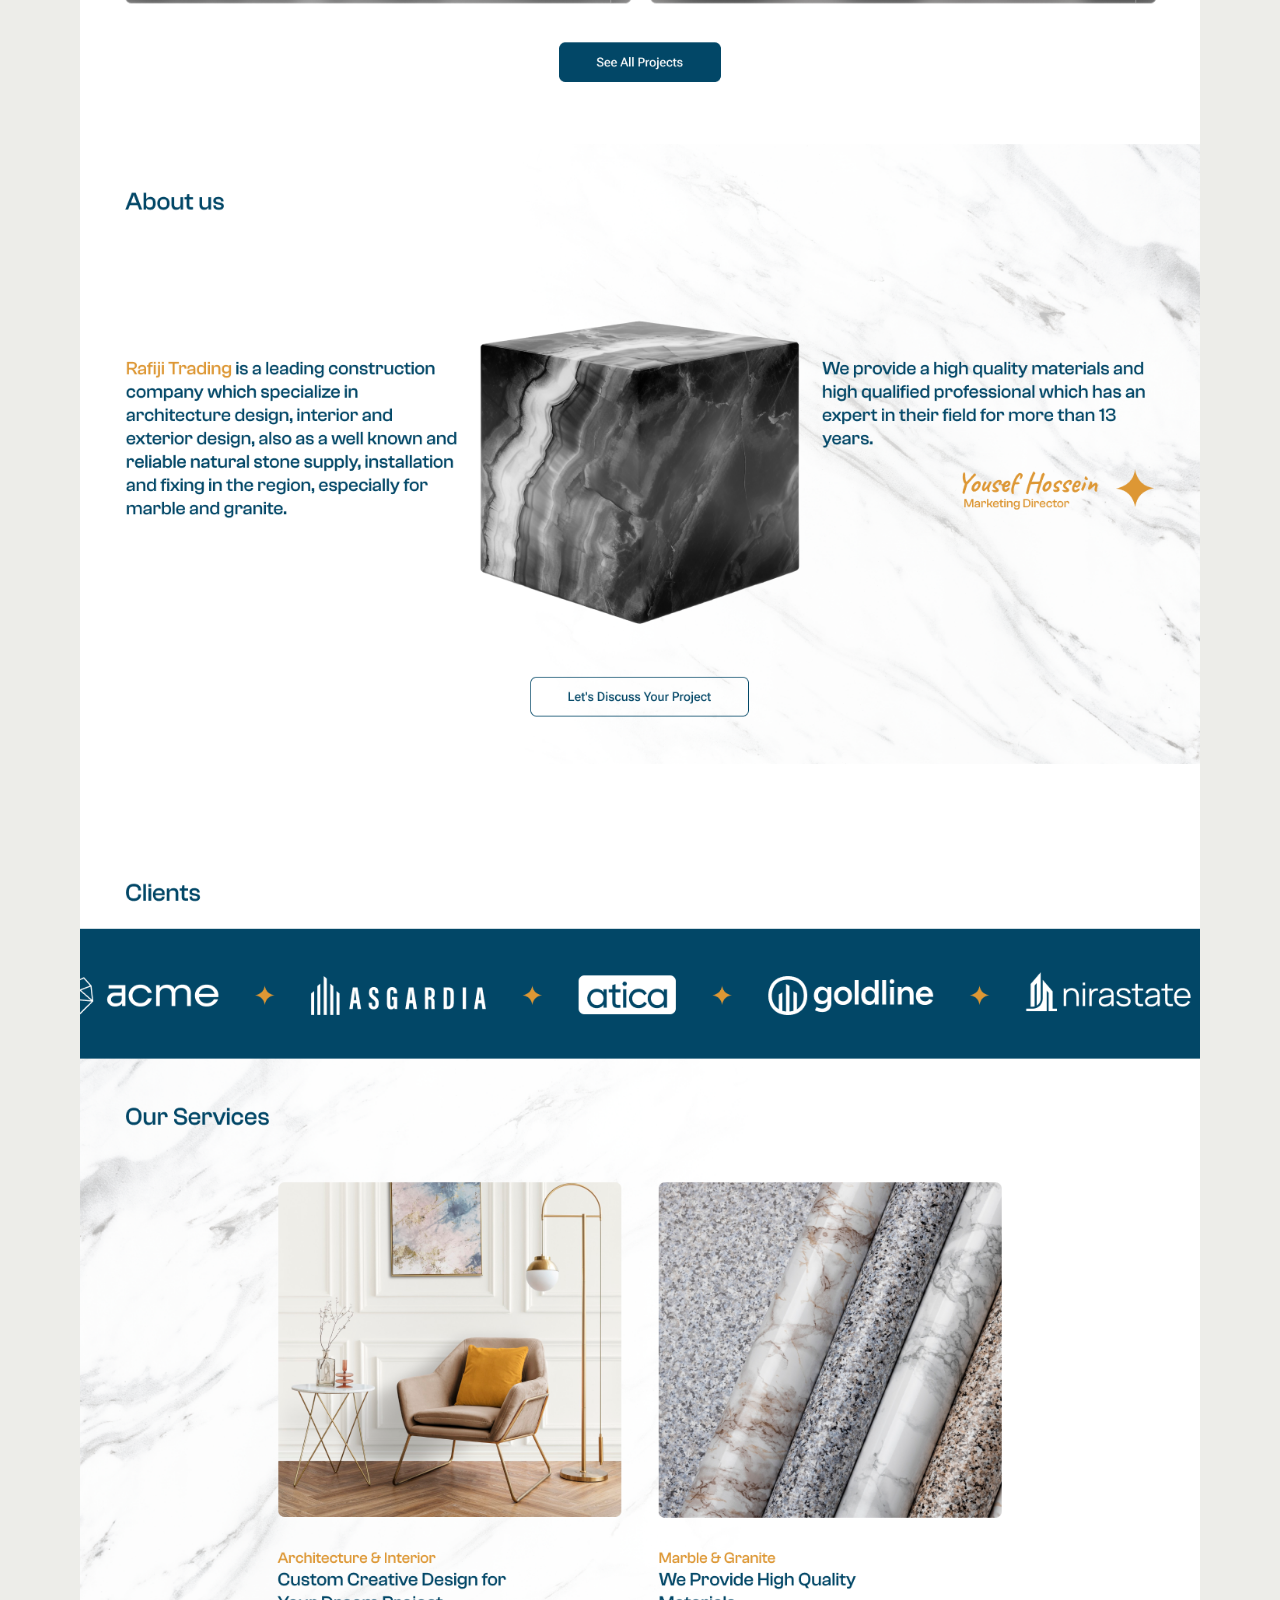
<file: project-01.html>
<!DOCTYPE html>
<html lang="en">

<head>

    <meta charset="UTF-8">

    <meta
        name="viewport"
        content="width=device-width, initial-scale=1.0"
    >

    <title>Mo. Farsian — Rafiji</title>

    <script>
  const savedTheme = localStorage.getItem("theme");

  const systemPrefersDark =
    window.matchMedia("(prefers-color-scheme: dark)").matches;

  const theme = savedTheme ||
    (systemPrefersDark ? "dark" : "light");

  document.documentElement.setAttribute(
    "data-theme",
    theme
  );
</script>

    <link rel="stylesheet" href="style.css">
    <link rel="icon" type="image/x-icon" href="Images/favicons/favicon.ico">
<link rel="icon" type="image/png" sizes="16x16" href="Images/favicons/favicon-16x16.png">
<link rel="icon" type="image/png" sizes="32x32" href="Images/favicons/favicon-32x32.png">
<link rel="apple-touch-icon" sizes="180x180" href="Images/favicons/apple-touch-icon.png">
<link rel="icon" type="image/png" sizes="192x192" href="Images/favicons/android-chrome-192x192.png">
<link rel="icon" type="image/png" sizes="512x512" href="Images/favicons/android-chrome-512x512.png">
<meta name="theme-color" content="#ffffff">

<script src="script.js"></script>

</head>


<body>


    <!-- Navigation -->

    <header class="navbar">
        <a href="index.html" class="mo-logo">
<svg id="Layer_2" data-name="Layer 2" xmlns="http://www.w3.org/2000/svg" viewBox="0 0 513.45 160.19">
  <g id="Layer_1-2" data-name="Layer 1">
    <path d="M393.83,0h-107.16c-30.55,0-55.82,24.55-59.52,54.12V0h-40.21l-27.93,110.62L121.69,0h-16.21s-34.4,78.73-37.21,84.76c-10.06,19.81-31.52,33.11-53.47,33.11-1.35,0-14.79-.96-14.79-.96v43.28h10c33.77,0,64.35-18.42,79.88-48.37,4.36-7.42,23.71-66.4,23.71-66.4l38.98,114.76h16.84l15.04-60.45v60.45h42.71v-53.02c3.69,29.57,28.97,53.02,59.52,53.02h107.16c33.08,0,60-27.41,60-60.5v-38.1c0-33.08-26.92-61.6-60-61.6ZM270.38,61.6c0-20.95,17.05-38,38-38h63.74c20.95,0,38,17.05,38,38v38.1c0,20.95-17.05,38-38,38h-63.74c-20.95,0-38-17.05-38-38v-38.1Z"/>
    <g>
      <path d="M512.89,160.19h-32.69v-10.79c0-3.89.68-7.08,2.03-9.55,1.35-2.47,3.26-4.3,5.72-5.49,2.46-1.18,5.34-1.77,8.64-1.77s6.36.63,8.8,1.89,4.31,3.14,5.58,5.63c1.28,2.49,1.91,5.59,1.91,9.29v10.79ZM508.36,154.87v-5.28c0-2.86-.47-5.14-1.4-6.84-.93-1.7-2.29-2.9-4.06-3.62-1.77-.72-3.88-1.07-6.3-1.07-4.08,0-7.08.93-9.01,2.8-1.93,1.87-2.9,4.78-2.9,8.73v5.28h23.68Z"/>
      <path d="M512.89,127.46h-32.69v-20.74h4.48v15.41h8.73v-13.31h4.44v13.31h10.55v-15.41h4.48v20.74Z"/>
      <path d="M513.45,90.23c0,2.24-.4,4.28-1.19,6.12s-1.96,3.29-3.5,4.37c-1.54,1.07-3.45,1.63-5.72,1.66v-5.56c1.74-.03,3.17-.64,4.27-1.82,1.11-1.18,1.66-2.76,1.66-4.72,0-1.74-.4-3.14-1.22-4.2-.81-1.06-1.95-1.59-3.41-1.59-.84,0-1.55.14-2.13.42-.58.28-1.09.75-1.54,1.4s-.89,1.53-1.31,2.62c-.42,1.09-.91,2.48-1.47,4.16-.65,1.96-1.41,3.57-2.27,4.81-.86,1.25-1.85,2.16-2.99,2.73-1.14.58-2.4.86-3.81.86-1.99,0-3.67-.47-5.04-1.42-1.37-.95-2.4-2.24-3.11-3.88-.7-1.64-1.05-3.45-1.05-5.44s.36-3.85,1.07-5.46,1.77-2.93,3.15-3.92c1.39-1,3.07-1.51,5.07-1.54v5.65c-1.34,0-2.48.5-3.41,1.49-.93,1-1.4,2.32-1.4,3.97-.03,1.4.33,2.59,1.07,3.57.75.98,1.84,1.47,3.27,1.47,1,0,1.82-.32,2.48-.96.65-.64,1.23-1.55,1.73-2.73.5-1.18,1.04-2.62,1.64-4.3.34-1.03.75-2.08,1.21-3.15.47-1.07,1.07-2.05,1.8-2.94.73-.89,1.63-1.61,2.71-2.17,1.07-.56,2.4-.84,3.99-.84,1.96,0,3.65.51,5.07,1.52,1.42,1.01,2.5,2.37,3.25,4.09s1.12,3.63,1.12,5.74Z"/>
      <path d="M512.89,73.84h-32.69v-5.32h32.69v5.32Z"/>
      <path d="M513.45,48.01c0,3.11-.71,5.82-2.13,8.1-1.42,2.29-3.39,4.07-5.91,5.35-2.52,1.28-5.43,1.91-8.73,1.91s-6.1-.62-8.69-1.87c-2.58-1.25-4.62-3.07-6.12-5.49s-2.24-5.36-2.24-8.85c0-3.77.91-6.9,2.73-9.39,1.82-2.49,4.32-4.11,7.5-4.86v5.98c-1.65.47-2.96,1.41-3.92,2.83-.96,1.42-1.45,3.23-1.45,5.44,0,2.34.51,4.31,1.54,5.91,1.03,1.6,2.45,2.82,4.27,3.64,1.82.82,3.96,1.24,6.42,1.24s4.55-.41,6.35-1.24c1.81-.82,3.2-2.02,4.18-3.57.98-1.56,1.47-3.41,1.47-5.56,0-3.02-.82-5.32-2.45-6.91-1.64-1.59-3.84-2.55-6.61-2.9v10.83h-4.39v-16.3h17.61v4.86l-4.67.42c1.68,1.12,2.97,2.49,3.88,4.11.9,1.62,1.35,3.72,1.35,6.31Z"/>
      <path d="M512.89,26.67h-32.69v-5.32l23.96-16.02h-23.96V0h32.69v5.32l-23.91,16.02h23.91v5.32Z"/>
    </g>
  </g>
</svg>
        </a>
        
        <nav class="nav-links">

            <a href="Files/CV.pdf" download>
                Résumé
            </a>

            <a href="mailto:mofarsian.designs@email.com">
                Contact
            </a>


            <button class="theme-toggle" id="theme-toggle" aria-label="Switch to night mode">
  <img
    class="theme-icon theme-icon-light"
    src="./Images/icons/moon.svg"
    alt=""
  >

  <img
    class="theme-icon theme-icon-dark"
    src="./Images/icons/sun.svg"
    alt=""
  >
</button>

        </nav>

    </header>



    <main>


        <!-- =================================
             CASE STUDY HERO
        ================================== -->

        <section class="case-hero">

            <p class="eyebrow">
                UI / UX DESIGN · 2025
            </p>

            <h1>
                Rafiji
            </h1>

            <p class="case-intro" style="margin-bottom: 48px;">
                A modern, editorial-style website designed for Rafiji Trading, a construction and architecture-focused company based in Dubai, specializing in high-quality materials and architectural projects.
            </p>

            <span class="hero-sub">
                <a href="#final-product" style="border: none;">
                    Final Product
                    <svg xmlns="http://www.w3.org/2000/svg" width="32" height="32" viewBox="0 0 24 24"><!-- Icon from Pixelarticons by Gerrit Halfmann - https://github.com/halfmage/pixelarticons/blob/master/LICENSE --><path fill="currentColor" d="M13 16h-2v-2h2zm-2-2H9v-2h2zm4 0h-2v-2h2zm-6-2H7v-2h2zm8 0h-2v-2h2zM7 10H5V8h2zm12 0h-2V8h2z"/></svg>
                </a>
            </span>
            

        </section>



        <!-- =================================
             HERO IMAGE
        ================================== -->

        <section class="case-image">

            <img
                src="./Images/rafiji/rafiji-thumbnail.webp"
                alt="Project One interface"
                style="border-radius: 12px;"
            >

        </section>



        <!-- =================================
             PROJECT INFORMATION
        ================================== -->

        <section class="project-meta reveal">

            <div>

                <p class="meta-label">
                    ROLE
                </p>

                <p>
                    UI/UX Designer
                </p>

            </div>


            <div>

                <p class="meta-label">
                    SERVICES
                </p>

                <p>
                    UX Design<br>
                    UI Design<br>
                    Prototyping
                </p>

            </div>


            <div>

                <p class="meta-label">
                    TOOLS
                </p>

                <p>
                    Figma<br>
                    Illustrator
                </p>

            </div>


            <div>

                <p class="meta-label">
                    TIMELINE
                </p>

                <p>
                    2025
                </p>

            </div>

        </section>



        <!-- =================================
             OVERVIEW
        ================================== -->

        <section class="case-section reveal">

            <div class="case-label">
                <p class="eyebrow">
                    01 — OVERVIEW
                </p>
            </div>


            <div class="case-content">

                <h2>
                    What was the needs?
                </h2>

                <p>
                    Rafiji Trading is a construction and architecture materials company based in Dubai, supplying high-quality materials for architectural projects across the region. They needed a website that did two jobs at once:
                </p>

                <ul>
                    <li>Read as credible to architects and contractors making high-stakes sourcing decisions.</li>
                    <li>Showcase materials in a way that felt tactile and premium rather than like a generic B2B catalog.</li>
                    </ul>

            </div>

        </section>



        <!-- =================================
             THE PROBLEM
        ================================== -->

        <section class="case-section reveal">

            <div class="case-label">

                <p class="eyebrow">
                    02 — THE PROBLEM
                </p>

            </div>


            <div class="case-content">

                <h2>
                    Challenges that we had to overcome
                </h2>

                <p>
                    lack of a website made it hard for potential clients, architects, and contractors to quickly assess whether Rafiji carried the right materials for their project or not. 
                    There was no clear way to browse by material type, see real project applications, or gauge the company's credibility at a glance. So naturally We had to find a way to fix all that.
                </p>

                <p class="imp-txt">How might we design a site that lets technical buyers evaluate materials quickly, while still feeling as considered and high-end as the architecture Rafiji supplies?</p>

            </div>

        </section>



        <!-- =================================
             GOALS
        ================================== -->

        <section class="case-section reveal">

            <div class="case-label">

                <p class="eyebrow">
                    03 — RESEARCH & DISCOVERY
                </p>

            </div>


            <div class="case-content">

                <h2>
                    What did we find out?
                </h2>

                <ul>
                    <li>
                        <b>Competitive audit:</b> Reviewed 5 regional and international materials/trading sites to identify conventions worth keeping and gaps worth exploiting (most read as dated or overly corporate).
                    </li>
                    <li>
                        <b>Stakeholder interviews:</b> Talked with Rafiji's team to understand what actually drives a sale.
                    </li>
                    <li>
                        <b>User needs:</b> The primary audience (architects and contractors) needed to move from browsing to confidence fast: verifying material specs, seeing it used in a real project, and finding a direct way to request a quote.
                    </li>
                </ul>

                <p class="imp-txt">
                    Buyers trusted material photography and real project use far more than product descriptions, so the design needed to lead with imagery, not copy.
                </p>


            </div>

        </section>



        <!-- =================================
             USER FLOW
        ================================== -->

        <section class="case-section reveal">

            <div class="case-label">

                <p class="eyebrow">
                    04 — INFORMATION ARCHITECTURE
                </p>

            </div>


            <div class="case-content">

                <h2>
                    Organizing the website for better experience
                </h2>

                <p>
                    Reorganized the site around how a buyer actually evaluates a supplier, rather than around Rafiji's internal org chart:
                </p>


                <div class="case-placeholder diagram reveal">

                    <svg viewBox="0 0 1261 699" fill="none" xmlns="http://www.w3.org/2000/svg">
<rect x="2" y="288" width="199" height="123" rx="12" fill="white" stroke="#8653F5" stroke-width="4" stroke-linecap="round"/>
<path d="M70.7367 358V341.2H73.8087V347.8H81.3447V341.2H84.4167V358H81.3447V350.416H73.8087V358H70.7367ZM92.2309 358.288C91.0309 358.288 89.9589 358.032 89.0149 357.52C88.0869 356.992 87.3589 356.256 86.8309 355.312C86.3029 354.368 86.0389 353.28 86.0389 352.048C86.0389 350.752 86.3189 349.64 86.8789 348.712C87.4549 347.768 88.2149 347.048 89.1589 346.552C90.1189 346.056 91.1749 345.808 92.3269 345.808C93.5269 345.808 94.5989 346.072 95.5429 346.6C96.4869 347.112 97.2309 347.832 97.7749 348.76C98.3349 349.688 98.6149 350.784 98.6149 352.048C98.6149 353.248 98.3429 354.32 97.7989 355.264C97.2549 356.208 96.5029 356.952 95.5429 357.496C94.5989 358.024 93.4949 358.288 92.2309 358.288ZM92.2789 355.624C92.9189 355.624 93.4709 355.464 93.9349 355.144C94.4149 354.808 94.7909 354.368 95.0629 353.824C95.3349 353.264 95.4709 352.656 95.4709 352C95.4709 351.248 95.3189 350.608 95.0149 350.08C94.7269 349.552 94.3429 349.152 93.8629 348.88C93.3829 348.608 92.8549 348.472 92.2789 348.472C91.6549 348.472 91.1029 348.624 90.6229 348.928C90.1589 349.232 89.7909 349.656 89.5189 350.2C89.2629 350.728 89.1349 351.344 89.1349 352.048C89.1349 352.752 89.2709 353.376 89.5429 353.92C89.8309 354.464 90.2149 354.888 90.6949 355.192C91.1749 355.48 91.7029 355.624 92.2789 355.624ZM100.128 358V346.096H103.176V347.464C103.576 346.904 104.088 346.488 104.712 346.216C105.336 345.944 105.992 345.808 106.68 345.808C107.576 345.808 108.408 346 109.176 346.384C109.96 346.752 110.568 347.336 111 348.136C111.4 347.4 111.952 346.832 112.656 346.432C113.376 346.016 114.16 345.808 115.008 345.808C115.92 345.808 116.744 346 117.48 346.384C118.232 346.752 118.824 347.32 119.256 348.088C119.688 348.856 119.904 349.816 119.904 350.968V358H116.856V351.4C116.856 350.504 116.64 349.792 116.208 349.264C115.776 348.736 115.112 348.472 114.216 348.472C113.336 348.472 112.672 348.736 112.224 349.264C111.776 349.792 111.552 350.504 111.552 351.4V358H108.504V351.4C108.504 350.488 108.272 349.776 107.808 349.264C107.36 348.736 106.712 348.472 105.864 348.472C105.144 348.472 104.512 348.704 103.968 349.168C103.44 349.616 103.176 350.36 103.176 351.4V358H100.128ZM127.302 358.288C126.054 358.288 124.974 358.016 124.062 357.472C123.166 356.928 122.47 356.184 121.974 355.24C121.478 354.296 121.23 353.232 121.23 352.048C121.23 350.784 121.486 349.688 121.998 348.76C122.51 347.832 123.222 347.112 124.134 346.6C125.046 346.072 126.102 345.808 127.302 345.808C128.486 345.808 129.518 346.064 130.398 346.576C131.294 347.088 131.99 347.792 132.486 348.688C132.998 349.584 133.254 350.616 133.254 351.784C133.254 351.992 133.246 352.2 133.23 352.408C133.214 352.6 133.19 352.784 133.158 352.96H124.326C124.374 353.52 124.518 354.016 124.758 354.448C125.014 354.864 125.35 355.192 125.766 355.432C126.198 355.656 126.686 355.768 127.23 355.768C127.79 355.768 128.27 355.648 128.67 355.408C129.086 355.168 129.414 354.8 129.654 354.304H132.942C132.718 355.008 132.358 355.664 131.862 356.272C131.366 356.88 130.734 357.368 129.966 357.736C129.214 358.104 128.326 358.288 127.302 358.288ZM124.35 350.92H130.086C130.07 350.12 129.774 349.488 129.198 349.024C128.638 348.56 127.974 348.328 127.206 348.328C126.55 348.328 125.942 348.536 125.382 348.952C124.822 349.352 124.478 350.008 124.35 350.92Z" fill="black" fill-opacity="0.8"/>
<rect x="402" y="192" width="328" height="124" rx="12" fill="white" stroke="#8653F5" stroke-width="4" stroke-linecap="round"/>
<path d="M524.726 251.5V234.7H530.942C532.11 234.7 533.134 234.9 534.014 235.3C534.91 235.684 535.614 236.252 536.126 237.004C536.638 237.756 536.894 238.668 536.894 239.74C536.894 240.812 536.638 241.732 536.126 242.5C535.614 243.252 534.91 243.828 534.014 244.228C533.134 244.612 532.11 244.804 530.942 244.804H527.798V251.5H524.726ZM527.798 242.188H530.87C531.942 242.188 532.694 241.964 533.126 241.516C533.558 241.052 533.774 240.46 533.774 239.74C533.774 239.036 533.558 238.46 533.126 238.012C532.694 237.548 531.942 237.316 530.87 237.316H527.798V242.188ZM538.138 251.5V239.596H541.186V241.372C541.602 240.7 542.13 240.188 542.77 239.836C543.41 239.484 544.122 239.308 544.906 239.308V242.524H544.09C543.114 242.524 542.386 242.756 541.906 243.22C541.426 243.684 541.186 244.46 541.186 245.548V251.5H538.138ZM551.651 251.788C550.451 251.788 549.379 251.532 548.435 251.02C547.507 250.492 546.779 249.756 546.251 248.812C545.723 247.868 545.459 246.78 545.459 245.548C545.459 244.252 545.739 243.14 546.299 242.212C546.875 241.268 547.635 240.548 548.579 240.052C549.539 239.556 550.595 239.308 551.747 239.308C552.947 239.308 554.019 239.572 554.963 240.1C555.907 240.612 556.651 241.332 557.195 242.26C557.755 243.188 558.035 244.284 558.035 245.548C558.035 246.748 557.763 247.82 557.219 248.764C556.675 249.708 555.923 250.452 554.963 250.996C554.019 251.524 552.915 251.788 551.651 251.788ZM551.699 249.124C552.339 249.124 552.891 248.964 553.355 248.644C553.835 248.308 554.211 247.868 554.483 247.324C554.755 246.764 554.891 246.156 554.891 245.5C554.891 244.748 554.739 244.108 554.435 243.58C554.147 243.052 553.763 242.652 553.283 242.38C552.803 242.108 552.275 241.972 551.699 241.972C551.075 241.972 550.523 242.124 550.043 242.428C549.579 242.732 549.211 243.156 548.939 243.7C548.683 244.228 548.555 244.844 548.555 245.548C548.555 246.252 548.691 246.876 548.963 247.42C549.251 247.964 549.635 248.388 550.115 248.692C550.595 248.98 551.123 249.124 551.699 249.124ZM557.58 256.78V254.164H558.228C558.74 254.164 559.108 254.06 559.332 253.852C559.572 253.644 559.692 253.292 559.692 252.796V239.596H562.764V252.796C562.764 253.788 562.588 254.572 562.236 255.148C561.884 255.74 561.404 256.156 560.796 256.396C560.188 256.652 559.492 256.78 558.708 256.78H557.58ZM561.252 238.06C560.692 238.06 560.22 237.868 559.836 237.484C559.452 237.084 559.26 236.612 559.26 236.068C559.26 235.508 559.452 235.036 559.836 234.652C560.22 234.268 560.692 234.076 561.252 234.076C561.812 234.076 562.284 234.268 562.668 234.652C563.052 235.036 563.244 235.508 563.244 236.068C563.244 236.612 563.052 237.084 562.668 237.484C562.284 237.868 561.812 238.06 561.252 238.06ZM570.433 251.788C569.185 251.788 568.105 251.516 567.193 250.972C566.297 250.428 565.601 249.684 565.105 248.74C564.609 247.796 564.361 246.732 564.361 245.548C564.361 244.284 564.617 243.188 565.129 242.26C565.641 241.332 566.353 240.612 567.265 240.1C568.177 239.572 569.233 239.308 570.433 239.308C571.617 239.308 572.649 239.564 573.529 240.076C574.425 240.588 575.121 241.292 575.617 242.188C576.129 243.084 576.385 244.116 576.385 245.284C576.385 245.492 576.377 245.7 576.361 245.908C576.345 246.1 576.321 246.284 576.289 246.46H567.457C567.505 247.02 567.649 247.516 567.889 247.948C568.145 248.364 568.481 248.692 568.897 248.932C569.329 249.156 569.817 249.268 570.361 249.268C570.921 249.268 571.401 249.148 571.801 248.908C572.217 248.668 572.545 248.3 572.785 247.804H576.073C575.849 248.508 575.489 249.164 574.993 249.772C574.497 250.38 573.865 250.868 573.097 251.236C572.345 251.604 571.457 251.788 570.433 251.788ZM567.481 244.42H573.217C573.201 243.62 572.905 242.988 572.329 242.524C571.769 242.06 571.105 241.828 570.337 241.828C569.681 241.828 569.073 242.036 568.513 242.452C567.953 242.852 567.609 243.508 567.481 244.42ZM583.339 251.788C582.139 251.788 581.091 251.524 580.195 250.996C579.299 250.452 578.603 249.716 578.107 248.788C577.611 247.844 577.363 246.764 577.363 245.548C577.363 244.348 577.603 243.276 578.083 242.332C578.579 241.388 579.275 240.652 580.171 240.124C581.067 239.58 582.123 239.308 583.339 239.308C584.779 239.308 585.995 239.668 586.987 240.388C587.995 241.108 588.675 242.172 589.027 243.58H585.739C585.595 243.116 585.315 242.724 584.899 242.404C584.499 242.068 583.971 241.9 583.315 241.9C582.659 241.9 582.123 242.068 581.707 242.404C581.291 242.74 580.979 243.188 580.771 243.748C580.579 244.292 580.483 244.892 580.483 245.548C580.483 246.204 580.579 246.812 580.771 247.372C580.979 247.916 581.291 248.356 581.707 248.692C582.123 249.012 582.659 249.172 583.315 249.172C583.939 249.172 584.451 249.036 584.851 248.764C585.251 248.476 585.547 248.06 585.739 247.516H589.027C588.819 248.412 588.443 249.18 587.899 249.82C587.371 250.46 586.715 250.948 585.931 251.284C585.163 251.62 584.299 251.788 583.339 251.788ZM595.053 251.5C593.773 251.5 592.805 251.188 592.149 250.564C591.509 249.94 591.189 249.004 591.189 247.756V242.164H589.653V239.596H591.189V236.692H594.261V239.596H596.973V242.164H594.261V247.78C594.261 248.228 594.381 248.532 594.621 248.692C594.861 248.852 595.173 248.932 595.557 248.932H596.973V251.5H595.053ZM603.395 251.788C602.499 251.788 601.659 251.628 600.875 251.308C600.091 250.972 599.443 250.5 598.931 249.892C598.435 249.284 598.163 248.572 598.115 247.756H601.187C601.267 248.268 601.515 248.668 601.931 248.956C602.363 249.244 602.843 249.388 603.371 249.388C603.819 249.388 604.235 249.292 604.619 249.1C605.019 248.892 605.219 248.572 605.219 248.14C605.219 247.804 605.075 247.54 604.787 247.348C604.499 247.156 604.163 247.004 603.779 246.892C603.395 246.78 603.043 246.684 602.723 246.604C601.923 246.412 601.195 246.188 600.539 245.932C599.883 245.66 599.363 245.292 598.979 244.828C598.595 244.348 598.403 243.716 598.403 242.932C598.403 242.164 598.619 241.508 599.051 240.964C599.499 240.42 600.083 240.012 600.803 239.74C601.539 239.452 602.331 239.308 603.179 239.308C604.507 239.308 605.627 239.644 606.539 240.316C607.451 240.988 607.947 241.98 608.027 243.292H605.123C605.075 242.78 604.859 242.396 604.475 242.14C604.107 241.868 603.643 241.732 603.083 241.732C602.635 241.732 602.235 241.812 601.883 241.972C601.531 242.132 601.355 242.436 601.355 242.884C601.355 243.204 601.499 243.468 601.787 243.676C602.075 243.868 602.419 244.028 602.819 244.156C603.219 244.268 603.571 244.364 603.875 244.444C604.707 244.652 605.435 244.892 606.059 245.164C606.699 245.436 607.203 245.804 607.571 246.268C607.939 246.732 608.131 247.356 608.147 248.14C608.147 248.924 607.923 249.588 607.475 250.132C607.043 250.676 606.467 251.092 605.747 251.38C605.027 251.652 604.243 251.788 603.395 251.788ZM513.085 277.82C512.499 277.244 511.965 276.567 511.485 275.788C511.016 275.02 510.637 274.161 510.349 273.212C510.211 272.743 510.104 272.252 510.029 271.74C509.955 271.228 509.917 270.705 509.917 270.172C509.917 269.084 510.061 268.065 510.349 267.116C510.637 266.167 511.016 265.308 511.485 264.54C511.976 263.761 512.509 263.089 513.085 262.524H514.797V262.684C513.827 263.665 513.048 264.796 512.461 266.076C511.885 267.356 511.597 268.721 511.597 270.172C511.597 271.612 511.885 272.972 512.461 274.252C513.048 275.532 513.827 276.668 514.797 277.66V277.82H513.085ZM516.281 275.5V264.3H520.201C520.991 264.3 521.673 264.423 522.249 264.668C522.825 264.913 523.273 265.281 523.593 265.772C523.924 266.252 524.089 266.849 524.089 267.564C524.089 268.279 523.924 268.881 523.593 269.372C523.263 269.863 522.804 270.231 522.217 270.476C521.641 270.711 520.969 270.828 520.201 270.828H517.977V275.5H516.281ZM517.977 269.388H520.169C520.969 269.388 521.535 269.228 521.865 268.908C522.196 268.577 522.361 268.129 522.361 267.564C522.361 266.988 522.196 266.54 521.865 266.22C521.535 265.889 520.969 265.724 520.169 265.724H517.977V269.388ZM528.674 275.692C527.906 275.692 527.212 275.527 526.594 275.196C525.986 274.855 525.5 274.369 525.138 273.74C524.786 273.111 524.61 272.369 524.61 271.516C524.61 270.663 524.791 269.927 525.154 269.308C525.527 268.689 526.023 268.215 526.642 267.884C527.271 267.543 527.97 267.372 528.738 267.372C529.506 267.372 530.199 267.537 530.818 267.868C531.436 268.199 531.932 268.673 532.306 269.292C532.679 269.911 532.866 270.652 532.866 271.516C532.866 272.327 532.684 273.047 532.322 273.676C531.97 274.305 531.479 274.801 530.85 275.164C530.22 275.516 529.495 275.692 528.674 275.692ZM528.69 274.22C529.159 274.22 529.575 274.103 529.938 273.868C530.311 273.633 530.604 273.313 530.818 272.908C531.031 272.492 531.138 272.023 531.138 271.5C531.138 270.967 531.031 270.503 530.818 270.108C530.615 269.703 530.332 269.393 529.97 269.18C529.607 268.956 529.186 268.844 528.706 268.844C528.204 268.844 527.772 268.961 527.41 269.196C527.058 269.431 526.786 269.751 526.594 270.156C526.412 270.551 526.322 271.004 526.322 271.516C526.322 272.103 526.428 272.599 526.642 273.004C526.866 273.409 527.159 273.713 527.522 273.916C527.884 274.119 528.274 274.22 528.69 274.22ZM534.206 275.5V267.564H535.838L535.886 268.908C536.153 268.428 536.515 268.055 536.974 267.788C537.443 267.511 537.993 267.372 538.622 267.372V269.148H538.158C537.401 269.148 536.835 269.345 536.462 269.74C536.089 270.124 535.902 270.716 535.902 271.516V275.5H534.206ZM542.885 275.5C542.095 275.5 541.487 275.308 541.061 274.924C540.634 274.54 540.421 273.911 540.421 273.036V268.988H539.221V267.564H540.421V265.644H542.117V267.564H544.133V268.988H542.117V273.036C542.117 273.441 542.207 273.713 542.389 273.852C542.57 273.991 542.853 274.06 543.237 274.06H544.133V275.5H542.885ZM545.955 275.5V268.988H544.899V267.564H545.955V266.732C545.955 265.868 546.174 265.249 546.611 264.876C547.049 264.492 547.657 264.3 548.435 264.3H549.171V265.74H548.707C548.323 265.74 548.051 265.82 547.891 265.98C547.731 266.129 547.651 266.385 547.651 266.748V267.564H549.347V268.988H547.651V275.5H545.955ZM554.063 275.692C553.295 275.692 552.602 275.527 551.983 275.196C551.375 274.855 550.89 274.369 550.527 273.74C550.175 273.111 549.999 272.369 549.999 271.516C549.999 270.663 550.181 269.927 550.543 269.308C550.917 268.689 551.413 268.215 552.031 267.884C552.661 267.543 553.359 267.372 554.127 267.372C554.895 267.372 555.589 267.537 556.207 267.868C556.826 268.199 557.322 268.673 557.695 269.292C558.069 269.911 558.255 270.652 558.255 271.516C558.255 272.327 558.074 273.047 557.711 273.676C557.359 274.305 556.869 274.801 556.239 275.164C555.61 275.516 554.885 275.692 554.063 275.692ZM554.079 274.22C554.549 274.22 554.965 274.103 555.327 273.868C555.701 273.633 555.994 273.313 556.207 272.908C556.421 272.492 556.527 272.023 556.527 271.5C556.527 270.967 556.421 270.503 556.207 270.108C556.005 269.703 555.722 269.393 555.359 269.18C554.997 268.956 554.575 268.844 554.095 268.844C553.594 268.844 553.162 268.961 552.799 269.196C552.447 269.431 552.175 269.751 551.983 270.156C551.802 270.551 551.711 271.004 551.711 271.516C551.711 272.103 551.818 272.599 552.031 273.004C552.255 273.409 552.549 273.713 552.911 273.916C553.274 274.119 553.663 274.22 554.079 274.22ZM559.549 275.5V264.3H561.245V275.5H559.549ZM563.864 266.172C563.555 266.172 563.288 266.065 563.064 265.852C562.851 265.628 562.744 265.356 562.744 265.036C562.744 264.727 562.851 264.465 563.064 264.252C563.288 264.039 563.555 263.932 563.864 263.932C564.184 263.932 564.451 264.039 564.664 264.252C564.888 264.465 565 264.727 565 265.036C565 265.356 564.888 265.628 564.664 265.852C564.451 266.065 564.184 266.172 563.864 266.172ZM563.016 275.5V267.564H564.712V275.5H563.016ZM570.239 275.692C569.471 275.692 568.777 275.527 568.159 275.196C567.551 274.855 567.065 274.369 566.703 273.74C566.351 273.111 566.175 272.369 566.175 271.516C566.175 270.663 566.356 269.927 566.719 269.308C567.092 268.689 567.588 268.215 568.207 267.884C568.836 267.543 569.535 267.372 570.303 267.372C571.071 267.372 571.764 267.537 572.383 267.868C573.001 268.199 573.497 268.673 573.871 269.292C574.244 269.911 574.431 270.652 574.431 271.516C574.431 272.327 574.249 273.047 573.887 273.676C573.535 274.305 573.044 274.801 572.415 275.164C571.785 275.516 571.06 275.692 570.239 275.692ZM570.255 274.22C570.724 274.22 571.14 274.103 571.503 273.868C571.876 273.633 572.169 273.313 572.383 272.908C572.596 272.492 572.703 272.023 572.703 271.5C572.703 270.967 572.596 270.503 572.383 270.108C572.18 269.703 571.897 269.393 571.535 269.18C571.172 268.956 570.751 268.844 570.271 268.844C569.769 268.844 569.337 268.961 568.975 269.196C568.623 269.431 568.351 269.751 568.159 270.156C567.977 270.551 567.887 271.004 567.887 271.516C567.887 272.103 567.993 272.599 568.207 273.004C568.431 273.409 568.724 273.713 569.087 273.916C569.449 274.119 569.839 274.22 570.255 274.22ZM579.756 275.5V264.3H583.676C584.465 264.3 585.148 264.423 585.724 264.668C586.3 264.913 586.748 265.281 587.068 265.772C587.398 266.252 587.564 266.849 587.564 267.564C587.564 268.279 587.398 268.881 587.068 269.372C586.737 269.863 586.278 270.231 585.692 270.476C585.116 270.711 584.444 270.828 583.676 270.828H581.452V275.5H579.756ZM581.452 269.388H583.644C584.444 269.388 585.009 269.228 585.34 268.908C585.67 268.577 585.836 268.129 585.836 267.564C585.836 266.988 585.67 266.54 585.34 266.22C585.009 265.889 584.444 265.724 583.644 265.724H581.452V269.388ZM588.731 275.5V267.564H590.363L590.411 268.908C590.678 268.428 591.041 268.055 591.499 267.788C591.969 267.511 592.518 267.372 593.147 267.372V269.148H592.683C591.926 269.148 591.361 269.345 590.987 269.74C590.614 270.124 590.427 270.716 590.427 271.516V275.5H588.731ZM597.753 275.692C596.985 275.692 596.292 275.527 595.673 275.196C595.065 274.855 594.58 274.369 594.217 273.74C593.865 273.111 593.689 272.369 593.689 271.516C593.689 270.663 593.871 269.927 594.233 269.308C594.607 268.689 595.103 268.215 595.721 267.884C596.351 267.543 597.049 267.372 597.817 267.372C598.585 267.372 599.279 267.537 599.897 267.868C600.516 268.199 601.012 268.673 601.385 269.292C601.759 269.911 601.945 270.652 601.945 271.516C601.945 272.327 601.764 273.047 601.401 273.676C601.049 274.305 600.559 274.801 599.929 275.164C599.3 275.516 598.575 275.692 597.753 275.692ZM597.769 274.22C598.239 274.22 598.655 274.103 599.017 273.868C599.391 273.633 599.684 273.313 599.897 272.908C600.111 272.492 600.217 272.023 600.217 271.5C600.217 270.967 600.111 270.503 599.897 270.108C599.695 269.703 599.412 269.393 599.049 269.18C598.687 268.956 598.265 268.844 597.785 268.844C597.284 268.844 596.852 268.961 596.489 269.196C596.137 269.431 595.865 269.751 595.673 270.156C595.492 270.551 595.401 271.004 595.401 271.516C595.401 272.103 595.508 272.599 595.721 273.004C595.945 273.409 596.239 273.713 596.601 273.916C596.964 274.119 597.353 274.22 597.769 274.22ZM607.062 275.692C606.294 275.692 605.6 275.527 604.982 275.196C604.374 274.855 603.888 274.369 603.526 273.74C603.174 273.111 602.998 272.369 602.998 271.516C602.998 270.663 603.179 269.927 603.542 269.308C603.915 268.689 604.411 268.215 605.03 267.884C605.659 267.543 606.358 267.372 607.126 267.372C607.894 267.372 608.587 267.537 609.206 267.868C609.824 268.199 610.32 268.673 610.694 269.292C611.067 269.911 611.254 270.652 611.254 271.516C611.254 272.327 611.072 273.047 610.71 273.676C610.358 274.305 609.867 274.801 609.238 275.164C608.608 275.516 607.883 275.692 607.062 275.692ZM607.078 274.22C607.547 274.22 607.963 274.103 608.326 273.868C608.699 273.633 608.992 273.313 609.206 272.908C609.419 272.492 609.526 272.023 609.526 271.5C609.526 270.967 609.419 270.503 609.206 270.108C609.003 269.703 608.72 269.393 608.358 269.18C607.995 268.956 607.574 268.844 607.094 268.844C606.592 268.844 606.16 268.961 605.798 269.196C605.446 269.431 605.174 269.751 604.982 270.156C604.8 270.551 604.71 271.004 604.71 271.516C604.71 272.103 604.816 272.599 605.03 273.004C605.254 273.409 605.547 273.713 605.91 273.916C606.272 274.119 606.662 274.22 607.078 274.22ZM612.914 275.5V268.988H611.858V267.564H612.914V266.732C612.914 265.868 613.133 265.249 613.57 264.876C614.007 264.492 614.615 264.3 615.394 264.3H616.13V265.74H615.666C615.282 265.74 615.01 265.82 614.85 265.98C614.69 266.129 614.61 266.385 614.61 266.748V267.564H616.306V268.988H614.61V275.5H612.914ZM617.207 277.82V277.66C618.177 276.668 618.951 275.532 619.527 274.252C620.113 272.972 620.407 271.612 620.407 270.172C620.407 268.721 620.113 267.356 619.527 266.076C618.951 264.796 618.177 263.665 617.207 262.684V262.524H618.919C619.217 262.812 619.5 263.127 619.767 263.468C620.033 263.799 620.284 264.156 620.519 264.54C620.999 265.308 621.377 266.167 621.655 267.116C621.943 268.065 622.087 269.084 622.087 270.172C622.087 270.705 622.049 271.228 621.975 271.74C621.911 272.252 621.809 272.743 621.671 273.212C621.383 274.161 620.999 275.02 620.519 275.788C620.039 276.567 619.505 277.244 618.919 277.82H617.207Z" fill="black" fill-opacity="0.8"/>
<rect x="931" y="192" width="328" height="124" rx="12" fill="white" stroke="#8653F5" stroke-width="4" stroke-linecap="round"/>
<path d="M1021.86 262V245.2H1028.08C1029.24 245.2 1030.27 245.4 1031.15 245.8C1032.04 246.184 1032.75 246.752 1033.26 247.504C1033.77 248.256 1034.03 249.168 1034.03 250.24C1034.03 251.312 1033.77 252.232 1033.26 253C1032.75 253.752 1032.04 254.328 1031.15 254.728C1030.27 255.112 1029.24 255.304 1028.08 255.304H1024.93V262H1021.86ZM1024.93 252.688H1028C1029.08 252.688 1029.83 252.464 1030.26 252.016C1030.69 251.552 1030.91 250.96 1030.91 250.24C1030.91 249.536 1030.69 248.96 1030.26 248.512C1029.83 248.048 1029.08 247.816 1028 247.816H1024.93V252.688ZM1035.27 262V250.096H1038.32V251.872C1038.74 251.2 1039.27 250.688 1039.91 250.336C1040.55 249.984 1041.26 249.808 1042.04 249.808V253.024H1041.23C1040.25 253.024 1039.52 253.256 1039.04 253.72C1038.56 254.184 1038.32 254.96 1038.32 256.048V262H1035.27ZM1048.79 262.288C1047.59 262.288 1046.51 262.032 1045.57 261.52C1044.64 260.992 1043.91 260.256 1043.39 259.312C1042.86 258.368 1042.59 257.28 1042.59 256.048C1042.59 254.752 1042.87 253.64 1043.43 252.712C1044.01 251.768 1044.77 251.048 1045.71 250.552C1046.67 250.056 1047.73 249.808 1048.88 249.808C1050.08 249.808 1051.15 250.072 1052.1 250.6C1053.04 251.112 1053.79 251.832 1054.33 252.76C1054.89 253.688 1055.17 254.784 1055.17 256.048C1055.17 257.248 1054.9 258.32 1054.35 259.264C1053.81 260.208 1053.06 260.952 1052.1 261.496C1051.15 262.024 1050.05 262.288 1048.79 262.288ZM1048.83 259.624C1049.47 259.624 1050.03 259.464 1050.49 259.144C1050.97 258.808 1051.35 258.368 1051.62 257.824C1051.89 257.264 1052.03 256.656 1052.03 256C1052.03 255.248 1051.87 254.608 1051.57 254.08C1051.28 253.552 1050.9 253.152 1050.42 252.88C1049.94 252.608 1049.41 252.472 1048.83 252.472C1048.21 252.472 1047.66 252.624 1047.18 252.928C1046.71 253.232 1046.35 253.656 1046.07 254.2C1045.82 254.728 1045.69 255.344 1045.69 256.048C1045.69 256.752 1045.83 257.376 1046.1 257.92C1046.39 258.464 1046.77 258.888 1047.25 259.192C1047.73 259.48 1048.26 259.624 1048.83 259.624ZM1054.71 267.28V264.664H1055.36C1055.87 264.664 1056.24 264.56 1056.47 264.352C1056.71 264.144 1056.83 263.792 1056.83 263.296V250.096H1059.9V263.296C1059.9 264.288 1059.72 265.072 1059.37 265.648C1059.02 266.24 1058.54 266.656 1057.93 266.896C1057.32 267.152 1056.63 267.28 1055.84 267.28H1054.71ZM1058.39 248.56C1057.83 248.56 1057.35 248.368 1056.97 247.984C1056.59 247.584 1056.39 247.112 1056.39 246.568C1056.39 246.008 1056.59 245.536 1056.97 245.152C1057.35 244.768 1057.83 244.576 1058.39 244.576C1058.95 244.576 1059.42 244.768 1059.8 245.152C1060.19 245.536 1060.38 246.008 1060.38 246.568C1060.38 247.112 1060.19 247.584 1059.8 247.984C1059.42 248.368 1058.95 248.56 1058.39 248.56ZM1067.57 262.288C1066.32 262.288 1065.24 262.016 1064.33 261.472C1063.43 260.928 1062.74 260.184 1062.24 259.24C1061.74 258.296 1061.5 257.232 1061.5 256.048C1061.5 254.784 1061.75 253.688 1062.26 252.76C1062.78 251.832 1063.49 251.112 1064.4 250.6C1065.31 250.072 1066.37 249.808 1067.57 249.808C1068.75 249.808 1069.78 250.064 1070.66 250.576C1071.56 251.088 1072.26 251.792 1072.75 252.688C1073.26 253.584 1073.52 254.616 1073.52 255.784C1073.52 255.992 1073.51 256.2 1073.5 256.408C1073.48 256.6 1073.46 256.784 1073.42 256.96H1064.59C1064.64 257.52 1064.78 258.016 1065.02 258.448C1065.28 258.864 1065.62 259.192 1066.03 259.432C1066.46 259.656 1066.95 259.768 1067.5 259.768C1068.06 259.768 1068.54 259.648 1068.94 259.408C1069.35 259.168 1069.68 258.8 1069.92 258.304H1073.21C1072.98 259.008 1072.62 259.664 1072.13 260.272C1071.63 260.88 1071 261.368 1070.23 261.736C1069.48 262.104 1068.59 262.288 1067.57 262.288ZM1064.62 254.92H1070.35C1070.34 254.12 1070.04 253.488 1069.46 253.024C1068.9 252.56 1068.24 252.328 1067.47 252.328C1066.82 252.328 1066.21 252.536 1065.65 252.952C1065.09 253.352 1064.74 254.008 1064.62 254.92ZM1080.47 262.288C1079.27 262.288 1078.23 262.024 1077.33 261.496C1076.43 260.952 1075.74 260.216 1075.24 259.288C1074.75 258.344 1074.5 257.264 1074.5 256.048C1074.5 254.848 1074.74 253.776 1075.22 252.832C1075.71 251.888 1076.41 251.152 1077.31 250.624C1078.2 250.08 1079.26 249.808 1080.47 249.808C1081.91 249.808 1083.13 250.168 1084.12 250.888C1085.13 251.608 1085.81 252.672 1086.16 254.08H1082.87C1082.73 253.616 1082.45 253.224 1082.03 252.904C1081.63 252.568 1081.11 252.4 1080.45 252.4C1079.79 252.4 1079.26 252.568 1078.84 252.904C1078.43 253.24 1078.11 253.688 1077.91 254.248C1077.71 254.792 1077.62 255.392 1077.62 256.048C1077.62 256.704 1077.71 257.312 1077.91 257.872C1078.11 258.416 1078.43 258.856 1078.84 259.192C1079.26 259.512 1079.79 259.672 1080.45 259.672C1081.07 259.672 1081.59 259.536 1081.99 259.264C1082.39 258.976 1082.68 258.56 1082.87 258.016H1086.16C1085.95 258.912 1085.58 259.68 1085.03 260.32C1084.51 260.96 1083.85 261.448 1083.07 261.784C1082.3 262.12 1081.43 262.288 1080.47 262.288ZM1092.19 262C1090.91 262 1089.94 261.688 1089.28 261.064C1088.64 260.44 1088.32 259.504 1088.32 258.256V252.664H1086.79V250.096H1088.32V247.192H1091.4V250.096H1094.11V252.664H1091.4V258.28C1091.4 258.728 1091.52 259.032 1091.76 259.192C1092 259.352 1092.31 259.432 1092.69 259.432H1094.11V262H1092.19ZM1106.41 262.288C1105.26 262.288 1104.27 262.008 1103.44 261.448C1102.62 260.872 1101.99 260.112 1101.54 259.168C1101.11 258.208 1100.89 257.152 1100.89 256C1100.89 254.848 1101.12 253.808 1101.56 252.88C1102.01 251.936 1102.65 251.192 1103.48 250.648C1104.32 250.088 1105.29 249.808 1106.41 249.808C1107.18 249.808 1107.91 249.968 1108.6 250.288C1109.3 250.608 1109.89 251.072 1110.37 251.68V245.2H1113.47V262H1110.37V260.296C1109.97 260.952 1109.41 261.448 1108.69 261.784C1107.97 262.12 1107.21 262.288 1106.41 262.288ZM1107.2 259.6C1107.84 259.6 1108.4 259.448 1108.86 259.144C1109.34 258.84 1109.72 258.424 1109.99 257.896C1110.26 257.352 1110.4 256.736 1110.4 256.048C1110.4 255.2 1110.23 254.52 1109.89 254.008C1109.56 253.48 1109.14 253.096 1108.64 252.856C1108.15 252.616 1107.66 252.496 1107.18 252.496C1106.56 252.496 1106 252.648 1105.52 252.952C1105.06 253.256 1104.69 253.672 1104.42 254.2C1104.15 254.712 1104.01 255.312 1104.01 256C1104.01 256.672 1104.15 257.28 1104.42 257.824C1104.69 258.368 1105.07 258.8 1105.55 259.12C1106.03 259.44 1106.58 259.6 1107.2 259.6ZM1121.04 262.288C1119.8 262.288 1118.72 262.016 1117.8 261.472C1116.91 260.928 1116.21 260.184 1115.72 259.24C1115.22 258.296 1114.97 257.232 1114.97 256.048C1114.97 254.784 1115.23 253.688 1115.74 252.76C1116.25 251.832 1116.96 251.112 1117.88 250.6C1118.79 250.072 1119.84 249.808 1121.04 249.808C1122.23 249.808 1123.26 250.064 1124.14 250.576C1125.04 251.088 1125.73 251.792 1126.23 252.688C1126.74 253.584 1127 254.616 1127 255.784C1127 255.992 1126.99 256.2 1126.97 256.408C1126.96 256.6 1126.93 256.784 1126.9 256.96H1118.07C1118.12 257.52 1118.26 258.016 1118.5 258.448C1118.76 258.864 1119.09 259.192 1119.51 259.432C1119.94 259.656 1120.43 259.768 1120.97 259.768C1121.53 259.768 1122.01 259.648 1122.41 259.408C1122.83 259.168 1123.16 258.8 1123.4 258.304H1126.68C1126.46 259.008 1126.1 259.664 1125.6 260.272C1125.11 260.88 1124.48 261.368 1123.71 261.736C1122.96 262.104 1122.07 262.288 1121.04 262.288ZM1118.09 254.92H1123.83C1123.81 254.12 1123.52 253.488 1122.94 253.024C1122.38 252.56 1121.72 252.328 1120.95 252.328C1120.29 252.328 1119.68 252.536 1119.12 252.952C1118.56 253.352 1118.22 254.008 1118.09 254.92ZM1132.83 262C1131.55 262 1130.58 261.688 1129.92 261.064C1129.28 260.44 1128.96 259.504 1128.96 258.256V252.664H1127.43V250.096H1128.96V247.192H1132.04V250.096H1134.75V252.664H1132.04V258.28C1132.04 258.728 1132.16 259.032 1132.4 259.192C1132.64 259.352 1132.95 259.432 1133.33 259.432H1134.75V262H1132.83ZM1139.95 262.288C1139.24 262.288 1138.59 262.144 1137.98 261.856C1137.37 261.568 1136.87 261.16 1136.49 260.632C1136.12 260.088 1135.94 259.448 1135.94 258.712C1135.94 257.832 1136.15 257.112 1136.59 256.552C1137.02 255.992 1137.61 255.576 1138.36 255.304C1139.13 255.032 1139.99 254.896 1140.93 254.896H1143.76C1143.76 254.352 1143.67 253.896 1143.5 253.528C1143.34 253.16 1143.09 252.88 1142.75 252.688C1142.43 252.48 1142.03 252.376 1141.55 252.376C1140.99 252.376 1140.49 252.504 1140.04 252.76C1139.61 253 1139.35 253.408 1139.25 253.984H1136.18C1136.26 253.12 1136.55 252.376 1137.07 251.752C1137.58 251.128 1138.23 250.648 1139.03 250.312C1139.83 249.976 1140.69 249.808 1141.6 249.808C1142.72 249.808 1143.67 250.016 1144.43 250.432C1145.22 250.848 1145.82 251.44 1146.23 252.208C1146.65 252.96 1146.86 253.856 1146.86 254.896V258.52C1146.89 258.872 1147.02 259.112 1147.24 259.24C1147.47 259.368 1147.76 259.432 1148.13 259.432V262C1147.38 262 1146.75 261.928 1146.23 261.784C1145.74 261.64 1145.33 261.432 1145.01 261.16C1144.69 260.872 1144.42 260.512 1144.19 260.08C1143.83 260.704 1143.25 261.232 1142.47 261.664C1141.7 262.08 1140.86 262.288 1139.95 262.288ZM1140.83 259.816C1141.36 259.816 1141.84 259.696 1142.27 259.456C1142.72 259.216 1143.08 258.88 1143.35 258.448C1143.63 258.016 1143.76 257.52 1143.76 256.96V256.864H1141.12C1140.77 256.864 1140.43 256.92 1140.11 257.032C1139.79 257.128 1139.54 257.288 1139.35 257.512C1139.15 257.72 1139.06 258.008 1139.06 258.376C1139.06 258.872 1139.23 259.24 1139.56 259.48C1139.91 259.704 1140.34 259.816 1140.83 259.816ZM1150.88 248.56C1150.34 248.56 1149.87 248.368 1149.47 247.984C1149.08 247.584 1148.89 247.112 1148.89 246.568C1148.89 246.008 1149.08 245.536 1149.47 245.152C1149.87 244.768 1150.34 244.576 1150.88 244.576C1151.44 244.576 1151.92 244.768 1152.3 245.152C1152.68 245.536 1152.88 246.008 1152.88 246.568C1152.88 247.112 1152.68 247.584 1152.3 247.984C1151.92 248.368 1151.44 248.56 1150.88 248.56ZM1149.35 262V250.096H1152.42V262H1149.35ZM1154.4 262V245.2H1157.47V262H1154.4ZM1164.26 262.288C1163.36 262.288 1162.52 262.128 1161.74 261.808C1160.96 261.472 1160.31 261 1159.8 260.392C1159.3 259.784 1159.03 259.072 1158.98 258.256H1162.05C1162.13 258.768 1162.38 259.168 1162.8 259.456C1163.23 259.744 1163.71 259.888 1164.24 259.888C1164.68 259.888 1165.1 259.792 1165.48 259.6C1165.88 259.392 1166.08 259.072 1166.08 258.64C1166.08 258.304 1165.94 258.04 1165.65 257.848C1165.36 257.656 1165.03 257.504 1164.64 257.392C1164.26 257.28 1163.91 257.184 1163.59 257.104C1162.79 256.912 1162.06 256.688 1161.4 256.432C1160.75 256.16 1160.23 255.792 1159.84 255.328C1159.46 254.848 1159.27 254.216 1159.27 253.432C1159.27 252.664 1159.48 252.008 1159.92 251.464C1160.36 250.92 1160.95 250.512 1161.67 250.24C1162.4 249.952 1163.2 249.808 1164.04 249.808C1165.37 249.808 1166.49 250.144 1167.4 250.816C1168.32 251.488 1168.81 252.48 1168.89 253.792H1165.99C1165.94 253.28 1165.72 252.896 1165.34 252.64C1164.97 252.368 1164.51 252.232 1163.95 252.232C1163.5 252.232 1163.1 252.312 1162.75 252.472C1162.4 252.632 1162.22 252.936 1162.22 253.384C1162.22 253.704 1162.36 253.968 1162.65 254.176C1162.94 254.368 1163.28 254.528 1163.68 254.656C1164.08 254.768 1164.44 254.864 1164.74 254.944C1165.57 255.152 1166.3 255.392 1166.92 255.664C1167.56 255.936 1168.07 256.304 1168.44 256.768C1168.8 257.232 1169 257.856 1169.01 258.64C1169.01 259.424 1168.79 260.088 1168.34 260.632C1167.91 261.176 1167.33 261.592 1166.61 261.88C1165.89 262.152 1165.11 262.288 1164.26 262.288Z" fill="black" fill-opacity="0.8"/>
<rect x="402" y="573" width="328" height="124" rx="12" fill="white" stroke="#8653F5" stroke-width="4" stroke-linecap="round"/>
<path d="M447.607 643.288C445.879 643.288 444.407 642.912 443.191 642.16C441.975 641.408 441.047 640.384 440.407 639.088C439.767 637.776 439.447 636.288 439.447 634.624C439.447 632.96 439.759 631.472 440.383 630.16C441.007 628.848 441.927 627.816 443.143 627.064C444.359 626.296 445.847 625.912 447.607 625.912C449.623 625.912 451.271 626.416 452.551 627.424C453.847 628.416 454.655 629.816 454.975 631.624H451.591C451.383 630.712 450.935 630 450.247 629.488C449.575 628.96 448.679 628.696 447.559 628.696C446.535 628.696 445.647 628.936 444.895 629.416C444.159 629.896 443.591 630.576 443.191 631.456C442.791 632.336 442.591 633.392 442.591 634.624C442.591 635.84 442.791 636.896 443.191 637.792C443.591 638.672 444.159 639.352 444.895 639.832C445.647 640.296 446.535 640.528 447.559 640.528C448.679 640.528 449.575 640.288 450.247 639.808C450.935 639.312 451.383 638.632 451.591 637.768H454.975C454.655 639.496 453.847 640.848 452.551 641.824C451.271 642.8 449.623 643.288 447.607 643.288ZM462.571 643.288C461.371 643.288 460.299 643.032 459.355 642.52C458.427 641.992 457.699 641.256 457.171 640.312C456.643 639.368 456.379 638.28 456.379 637.048C456.379 635.752 456.659 634.64 457.219 633.712C457.795 632.768 458.555 632.048 459.499 631.552C460.459 631.056 461.515 630.808 462.667 630.808C463.867 630.808 464.939 631.072 465.883 631.6C466.827 632.112 467.571 632.832 468.115 633.76C468.675 634.688 468.955 635.784 468.955 637.048C468.955 638.248 468.683 639.32 468.139 640.264C467.595 641.208 466.843 641.952 465.883 642.496C464.939 643.024 463.835 643.288 462.571 643.288ZM462.619 640.624C463.259 640.624 463.811 640.464 464.275 640.144C464.755 639.808 465.131 639.368 465.403 638.824C465.675 638.264 465.811 637.656 465.811 637C465.811 636.248 465.659 635.608 465.355 635.08C465.067 634.552 464.683 634.152 464.203 633.88C463.723 633.608 463.195 633.472 462.619 633.472C461.995 633.472 461.443 633.624 460.963 633.928C460.499 634.232 460.131 634.656 459.859 635.2C459.603 635.728 459.475 636.344 459.475 637.048C459.475 637.752 459.611 638.376 459.883 638.92C460.171 639.464 460.555 639.888 461.035 640.192C461.515 640.48 462.043 640.624 462.619 640.624ZM470.468 643V631.096H473.516V632.488C473.932 631.928 474.484 631.512 475.172 631.24C475.876 630.952 476.58 630.808 477.284 630.808C478.66 630.808 479.788 631.256 480.668 632.152C481.548 633.032 481.988 634.312 481.988 635.992V643H478.94V636.4C478.94 635.504 478.708 634.784 478.244 634.24C477.796 633.68 477.132 633.4 476.252 633.4C475.372 633.4 474.692 633.68 474.212 634.24C473.748 634.784 473.516 635.504 473.516 636.4V643H470.468ZM488.36 643C487.08 643 486.112 642.688 485.456 642.064C484.816 641.44 484.496 640.504 484.496 639.256V633.664H482.96V631.096H484.496V628.192H487.568V631.096H490.28V633.664H487.568V639.28C487.568 639.728 487.688 640.032 487.928 640.192C488.168 640.352 488.48 640.432 488.864 640.432H490.28V643H488.36ZM495.478 643.288C494.774 643.288 494.118 643.144 493.51 642.856C492.902 642.568 492.406 642.16 492.022 641.632C491.654 641.088 491.47 640.448 491.47 639.712C491.47 638.832 491.686 638.112 492.118 637.552C492.55 636.992 493.142 636.576 493.894 636.304C494.662 636.032 495.518 635.896 496.462 635.896H499.294C499.294 635.352 499.206 634.896 499.03 634.528C498.87 634.16 498.622 633.88 498.286 633.688C497.966 633.48 497.566 633.376 497.086 633.376C496.526 633.376 496.022 633.504 495.574 633.76C495.142 634 494.878 634.408 494.782 634.984H491.71C491.79 634.12 492.086 633.376 492.598 632.752C493.11 632.128 493.766 631.648 494.566 631.312C495.366 630.976 496.222 630.808 497.134 630.808C498.254 630.808 499.198 631.016 499.966 631.432C500.75 631.848 501.35 632.44 501.766 633.208C502.182 633.96 502.39 634.856 502.39 635.896V639.52C502.422 639.872 502.55 640.112 502.774 640.24C502.998 640.368 503.294 640.432 503.662 640.432V643C502.91 643 502.278 642.928 501.766 642.784C501.27 642.64 500.862 642.432 500.542 642.16C500.222 641.872 499.95 641.512 499.726 641.08C499.358 641.704 498.782 642.232 497.998 642.664C497.23 643.08 496.39 643.288 495.478 643.288ZM496.366 640.816C496.894 640.816 497.374 640.696 497.806 640.456C498.254 640.216 498.614 639.88 498.886 639.448C499.158 639.016 499.294 638.52 499.294 637.96V637.864H496.654C496.302 637.864 495.966 637.92 495.646 638.032C495.326 638.128 495.07 638.288 494.878 638.512C494.686 638.72 494.59 639.008 494.59 639.376C494.59 639.872 494.758 640.24 495.094 640.48C495.446 640.704 495.87 640.816 496.366 640.816ZM510.283 643.288C509.083 643.288 508.035 643.024 507.139 642.496C506.243 641.952 505.547 641.216 505.051 640.288C504.555 639.344 504.307 638.264 504.307 637.048C504.307 635.848 504.547 634.776 505.027 633.832C505.523 632.888 506.219 632.152 507.115 631.624C508.011 631.08 509.067 630.808 510.283 630.808C511.723 630.808 512.939 631.168 513.931 631.888C514.939 632.608 515.619 633.672 515.971 635.08H512.683C512.539 634.616 512.259 634.224 511.843 633.904C511.443 633.568 510.915 633.4 510.259 633.4C509.603 633.4 509.067 633.568 508.651 633.904C508.235 634.24 507.923 634.688 507.715 635.248C507.523 635.792 507.427 636.392 507.427 637.048C507.427 637.704 507.523 638.312 507.715 638.872C507.923 639.416 508.235 639.856 508.651 640.192C509.067 640.512 509.603 640.672 510.259 640.672C510.883 640.672 511.395 640.536 511.795 640.264C512.195 639.976 512.491 639.56 512.683 639.016H515.971C515.763 639.912 515.387 640.68 514.843 641.32C514.315 641.96 513.659 642.448 512.875 642.784C512.107 643.12 511.243 643.288 510.283 643.288ZM521.998 643C520.718 643 519.75 642.688 519.094 642.064C518.454 641.44 518.134 640.504 518.134 639.256V633.664H516.598V631.096H518.134V628.192H521.206V631.096H523.918V633.664H521.206V639.28C521.206 639.728 521.326 640.032 521.566 640.192C521.806 640.352 522.118 640.432 522.502 640.432H523.918V643H521.998ZM557.73 643.288L556.05 641.656C555.314 642.184 554.506 642.592 553.626 642.88C552.746 643.152 551.834 643.288 550.89 643.288C549.77 643.288 548.69 643.088 547.65 642.688C546.626 642.288 545.714 641.712 544.914 640.96C544.114 640.208 543.482 639.296 543.018 638.224C542.554 637.152 542.322 635.944 542.322 634.6C542.322 633.256 542.554 632.048 543.018 630.976C543.482 629.904 544.114 628.992 544.914 628.24C545.714 627.488 546.626 626.912 547.65 626.512C548.69 626.112 549.77 625.912 550.89 625.912C552.026 625.912 553.106 626.112 554.13 626.512C555.17 626.912 556.09 627.488 556.89 628.24C557.69 628.992 558.322 629.904 558.786 630.976C559.25 632.048 559.482 633.256 559.482 634.6C559.482 635.576 559.354 636.48 559.098 637.312C558.858 638.144 558.506 638.896 558.042 639.568L559.746 641.176L557.73 643.288ZM545.49 634.6C545.49 635.928 545.754 637.032 546.282 637.912C546.81 638.792 547.49 639.448 548.322 639.88C549.154 640.296 550.01 640.504 550.89 640.504C551.498 640.504 552.058 640.44 552.57 640.312C553.082 640.168 553.554 639.952 553.986 639.664L551.394 637.168L553.41 635.056L555.834 637.432C555.994 637.064 556.114 636.656 556.194 636.208C556.274 635.76 556.314 635.224 556.314 634.6C556.314 633.256 556.05 632.144 555.522 631.264C554.994 630.384 554.314 629.736 553.482 629.32C552.65 628.888 551.786 628.672 550.89 628.672C550.01 628.672 549.154 628.888 548.322 629.32C547.49 629.736 546.81 630.384 546.282 631.264C545.754 632.144 545.49 633.256 545.49 634.6ZM566.31 643.288C565.286 643.288 564.414 643.072 563.694 642.64C562.974 642.192 562.422 641.584 562.038 640.816C561.654 640.032 561.462 639.144 561.462 638.152V631.096H564.51V637.696C564.51 638.576 564.734 639.296 565.182 639.856C565.646 640.416 566.318 640.696 567.198 640.696C568.11 640.696 568.79 640.424 569.238 639.88C569.686 639.336 569.91 638.608 569.91 637.696V631.096H572.982V643H569.91V641.608C569.51 642.152 568.982 642.568 568.326 642.856C567.686 643.144 567.014 643.288 566.31 643.288ZM580.675 643.288C579.475 643.288 578.403 643.032 577.459 642.52C576.531 641.992 575.803 641.256 575.275 640.312C574.747 639.368 574.483 638.28 574.483 637.048C574.483 635.752 574.763 634.64 575.323 633.712C575.899 632.768 576.659 632.048 577.603 631.552C578.563 631.056 579.619 630.808 580.771 630.808C581.971 630.808 583.043 631.072 583.987 631.6C584.931 632.112 585.675 632.832 586.219 633.76C586.779 634.688 587.059 635.784 587.059 637.048C587.059 638.248 586.787 639.32 586.243 640.264C585.699 641.208 584.947 641.952 583.987 642.496C583.043 643.024 581.939 643.288 580.675 643.288ZM580.723 640.624C581.363 640.624 581.915 640.464 582.379 640.144C582.859 639.808 583.235 639.368 583.507 638.824C583.779 638.264 583.915 637.656 583.915 637C583.915 636.248 583.763 635.608 583.459 635.08C583.171 634.552 582.787 634.152 582.307 633.88C581.827 633.608 581.299 633.472 580.723 633.472C580.099 633.472 579.547 633.624 579.067 633.928C578.603 634.232 578.235 634.656 577.963 635.2C577.707 635.728 577.579 636.344 577.579 637.048C577.579 637.752 577.715 638.376 577.987 638.92C578.275 639.464 578.659 639.888 579.139 640.192C579.619 640.48 580.147 640.624 580.723 640.624ZM592.783 643C591.503 643 590.535 642.688 589.879 642.064C589.239 641.44 588.919 640.504 588.919 639.256V633.664H587.383V631.096H588.919V628.192H591.991V631.096H594.703V633.664H591.991V639.28C591.991 639.728 592.111 640.032 592.351 640.192C592.591 640.352 592.903 640.432 593.287 640.432H594.703V643H592.783ZM601.636 643.288C600.388 643.288 599.308 643.016 598.396 642.472C597.5 641.928 596.804 641.184 596.308 640.24C595.812 639.296 595.564 638.232 595.564 637.048C595.564 635.784 595.82 634.688 596.332 633.76C596.844 632.832 597.556 632.112 598.468 631.6C599.38 631.072 600.436 630.808 601.636 630.808C602.82 630.808 603.852 631.064 604.732 631.576C605.628 632.088 606.324 632.792 606.82 633.688C607.332 634.584 607.588 635.616 607.588 636.784C607.588 636.992 607.58 637.2 607.564 637.408C607.548 637.6 607.524 637.784 607.492 637.96H598.66C598.708 638.52 598.852 639.016 599.092 639.448C599.348 639.864 599.684 640.192 600.1 640.432C600.532 640.656 601.02 640.768 601.564 640.768C602.124 640.768 602.604 640.648 603.004 640.408C603.42 640.168 603.748 639.8 603.988 639.304H607.276C607.052 640.008 606.692 640.664 606.196 641.272C605.7 641.88 605.068 642.368 604.3 642.736C603.548 643.104 602.66 643.288 601.636 643.288ZM598.684 635.92H604.42C604.404 635.12 604.108 634.488 603.532 634.024C602.972 633.56 602.308 633.328 601.54 633.328C600.884 633.328 600.276 633.536 599.716 633.952C599.156 634.352 598.812 635.008 598.684 635.92ZM614.217 643V631.096H617.265V632.872C617.681 632.2 618.209 631.688 618.849 631.336C619.489 630.984 620.201 630.808 620.985 630.808V634.024H620.169C619.193 634.024 618.465 634.256 617.985 634.72C617.505 635.184 617.265 635.96 617.265 637.048V643H614.217ZM627.61 643.288C626.362 643.288 625.282 643.016 624.37 642.472C623.474 641.928 622.778 641.184 622.282 640.24C621.786 639.296 621.538 638.232 621.538 637.048C621.538 635.784 621.794 634.688 622.306 633.76C622.818 632.832 623.53 632.112 624.442 631.6C625.354 631.072 626.41 630.808 627.61 630.808C628.794 630.808 629.826 631.064 630.706 631.576C631.602 632.088 632.298 632.792 632.794 633.688C633.306 634.584 633.562 635.616 633.562 636.784C633.562 636.992 633.554 637.2 633.538 637.408C633.522 637.6 633.498 637.784 633.466 637.96H624.634C624.682 638.52 624.826 639.016 625.066 639.448C625.322 639.864 625.658 640.192 626.074 640.432C626.506 640.656 626.994 640.768 627.538 640.768C628.098 640.768 628.578 640.648 628.978 640.408C629.394 640.168 629.722 639.8 629.962 639.304H633.25C633.026 640.008 632.666 640.664 632.17 641.272C631.674 641.88 631.042 642.368 630.274 642.736C629.522 643.104 628.634 643.288 627.61 643.288ZM624.658 635.92H630.394C630.378 635.12 630.082 634.488 629.506 634.024C628.946 633.56 628.282 633.328 627.514 633.328C626.858 633.328 626.25 633.536 625.69 633.952C625.13 634.352 624.786 635.008 624.658 635.92ZM644.067 648.28V641.44C643.763 641.84 643.275 642.248 642.603 642.664C641.947 643.064 641.123 643.264 640.131 643.264C639.059 643.264 638.107 642.992 637.275 642.448C636.443 641.904 635.787 641.16 635.307 640.216C634.827 639.272 634.571 638.208 634.539 637.024C634.539 635.872 634.779 634.832 635.259 633.904C635.739 632.96 636.403 632.216 637.251 631.672C638.115 631.112 639.091 630.832 640.179 630.832C640.947 630.832 641.675 630.984 642.363 631.288C643.051 631.576 643.619 632.008 644.067 632.584V631.096H647.139V648.28H644.067ZM640.851 640.6C641.379 640.6 641.891 640.472 642.387 640.216C642.883 639.944 643.283 639.544 643.587 639.016C643.907 638.488 644.067 637.832 644.067 637.048C644.067 636.36 643.923 635.752 643.635 635.224C643.363 634.696 642.987 634.28 642.507 633.976C642.027 633.656 641.475 633.496 640.851 633.496C640.227 633.496 639.675 633.656 639.195 633.976C638.715 634.296 638.339 634.72 638.067 635.248C637.811 635.776 637.683 636.368 637.683 637.024C637.683 637.696 637.819 638.304 638.091 638.848C638.363 639.392 638.731 639.824 639.195 640.144C639.675 640.448 640.227 640.6 640.851 640.6ZM653.683 643.288C652.659 643.288 651.787 643.072 651.067 642.64C650.347 642.192 649.795 641.584 649.411 640.816C649.027 640.032 648.835 639.144 648.835 638.152V631.096H651.883V637.696C651.883 638.576 652.107 639.296 652.555 639.856C653.019 640.416 653.691 640.696 654.571 640.696C655.483 640.696 656.163 640.424 656.611 639.88C657.059 639.336 657.283 638.608 657.283 637.696V631.096H660.355V643H657.283V641.608C656.883 642.152 656.355 642.568 655.699 642.856C655.059 643.144 654.387 643.288 653.683 643.288ZM667.927 643.288C666.679 643.288 665.599 643.016 664.687 642.472C663.791 641.928 663.095 641.184 662.599 640.24C662.103 639.296 661.855 638.232 661.855 637.048C661.855 635.784 662.111 634.688 662.623 633.76C663.135 632.832 663.847 632.112 664.759 631.6C665.671 631.072 666.727 630.808 667.927 630.808C669.111 630.808 670.143 631.064 671.023 631.576C671.919 632.088 672.615 632.792 673.111 633.688C673.623 634.584 673.879 635.616 673.879 636.784C673.879 636.992 673.871 637.2 673.855 637.408C673.839 637.6 673.815 637.784 673.783 637.96H664.951C664.999 638.52 665.143 639.016 665.383 639.448C665.639 639.864 665.975 640.192 666.391 640.432C666.823 640.656 667.311 640.768 667.855 640.768C668.415 640.768 668.895 640.648 669.295 640.408C669.711 640.168 670.039 639.8 670.279 639.304H673.567C673.343 640.008 672.983 640.664 672.487 641.272C671.991 641.88 671.359 642.368 670.591 642.736C669.839 643.104 668.951 643.288 667.927 643.288ZM664.975 635.92H670.711C670.695 635.12 670.399 634.488 669.823 634.024C669.263 633.56 668.599 633.328 667.831 633.328C667.175 633.328 666.567 633.536 666.007 633.952C665.447 634.352 665.103 635.008 664.975 635.92ZM680.113 643.288C679.217 643.288 678.377 643.128 677.593 642.808C676.809 642.472 676.161 642 675.649 641.392C675.153 640.784 674.881 640.072 674.833 639.256H677.905C677.985 639.768 678.233 640.168 678.649 640.456C679.081 640.744 679.561 640.888 680.089 640.888C680.537 640.888 680.953 640.792 681.337 640.6C681.737 640.392 681.937 640.072 681.937 639.64C681.937 639.304 681.793 639.04 681.505 638.848C681.217 638.656 680.881 638.504 680.497 638.392C680.113 638.28 679.761 638.184 679.441 638.104C678.641 637.912 677.913 637.688 677.257 637.432C676.601 637.16 676.081 636.792 675.697 636.328C675.313 635.848 675.121 635.216 675.121 634.432C675.121 633.664 675.337 633.008 675.769 632.464C676.217 631.92 676.801 631.512 677.521 631.24C678.257 630.952 679.049 630.808 679.897 630.808C681.225 630.808 682.345 631.144 683.257 631.816C684.169 632.488 684.665 633.48 684.745 634.792H681.841C681.793 634.28 681.577 633.896 681.193 633.64C680.825 633.368 680.361 633.232 679.801 633.232C679.353 633.232 678.953 633.312 678.601 633.472C678.249 633.632 678.073 633.936 678.073 634.384C678.073 634.704 678.217 634.968 678.505 635.176C678.793 635.368 679.137 635.528 679.537 635.656C679.937 635.768 680.289 635.864 680.593 635.944C681.425 636.152 682.153 636.392 682.777 636.664C683.417 636.936 683.921 637.304 684.289 637.768C684.657 638.232 684.849 638.856 684.865 639.64C684.865 640.424 684.641 641.088 684.193 641.632C683.761 642.176 683.185 642.592 682.465 642.88C681.745 643.152 680.961 643.288 680.113 643.288ZM690.883 643C689.603 643 688.635 642.688 687.979 642.064C687.339 641.44 687.019 640.504 687.019 639.256V633.664H685.483V631.096H687.019V628.192H690.091V631.096H692.803V633.664H690.091V639.28C690.091 639.728 690.211 640.032 690.451 640.192C690.691 640.352 691.003 640.432 691.387 640.432H692.803V643H690.883Z" fill="black" fill-opacity="0.8"/>
<path d="M531.639 645.4V625.72H534.711V645.4H531.639Z" fill="#8653F5"/>
<rect x="402" y="2" width="328" height="124" rx="12" fill="white" stroke="#8653F5" stroke-width="4" stroke-linecap="round"/>
<path d="M519.947 61.5V44.7H523.595L528.371 55.548L533.075 44.7H536.723V61.5H533.651V50.172L529.547 59.364H527.123L523.019 50.172V61.5H519.947ZM542.493 61.788C541.789 61.788 541.133 61.644 540.525 61.356C539.917 61.068 539.421 60.66 539.037 60.132C538.669 59.588 538.485 58.948 538.485 58.212C538.485 57.332 538.701 56.612 539.133 56.052C539.565 55.492 540.157 55.076 540.909 54.804C541.677 54.532 542.533 54.396 543.477 54.396H546.309C546.309 53.852 546.221 53.396 546.045 53.028C545.885 52.66 545.637 52.38 545.301 52.188C544.981 51.98 544.581 51.876 544.101 51.876C543.541 51.876 543.037 52.004 542.589 52.26C542.157 52.5 541.893 52.908 541.797 53.484H538.725C538.805 52.62 539.101 51.876 539.613 51.252C540.125 50.628 540.781 50.148 541.581 49.812C542.381 49.476 543.237 49.308 544.149 49.308C545.269 49.308 546.213 49.516 546.981 49.932C547.765 50.348 548.365 50.94 548.781 51.708C549.197 52.46 549.405 53.356 549.405 54.396V58.02C549.437 58.372 549.565 58.612 549.789 58.74C550.013 58.868 550.309 58.932 550.677 58.932V61.5C549.925 61.5 549.293 61.428 548.781 61.284C548.285 61.14 547.877 60.932 547.557 60.66C547.237 60.372 546.965 60.012 546.741 59.58C546.373 60.204 545.797 60.732 545.013 61.164C544.245 61.58 543.405 61.788 542.493 61.788ZM543.381 59.316C543.909 59.316 544.389 59.196 544.821 58.956C545.269 58.716 545.629 58.38 545.901 57.948C546.173 57.516 546.309 57.02 546.309 56.46V56.364H543.669C543.317 56.364 542.981 56.42 542.661 56.532C542.341 56.628 542.085 56.788 541.893 57.012C541.701 57.22 541.605 57.508 541.605 57.876C541.605 58.372 541.773 58.74 542.109 58.98C542.461 59.204 542.885 59.316 543.381 59.316ZM555.987 61.5C554.707 61.5 553.739 61.188 553.083 60.564C552.443 59.94 552.123 59.004 552.123 57.756V52.164H550.587V49.596H552.123V46.692H555.195V49.596H557.907V52.164H555.195V57.78C555.195 58.228 555.315 58.532 555.555 58.692C555.795 58.852 556.107 58.932 556.491 58.932H557.907V61.5H555.987ZM564.841 61.788C563.593 61.788 562.513 61.516 561.601 60.972C560.705 60.428 560.009 59.684 559.513 58.74C559.017 57.796 558.769 56.732 558.769 55.548C558.769 54.284 559.025 53.188 559.537 52.26C560.049 51.332 560.761 50.612 561.673 50.1C562.585 49.572 563.641 49.308 564.841 49.308C566.025 49.308 567.057 49.564 567.937 50.076C568.833 50.588 569.529 51.292 570.025 52.188C570.537 53.084 570.793 54.116 570.793 55.284C570.793 55.492 570.785 55.7 570.769 55.908C570.753 56.1 570.729 56.284 570.697 56.46H561.865C561.913 57.02 562.057 57.516 562.297 57.948C562.553 58.364 562.889 58.692 563.305 58.932C563.737 59.156 564.225 59.268 564.769 59.268C565.329 59.268 565.809 59.148 566.209 58.908C566.625 58.668 566.953 58.3 567.193 57.804H570.481C570.257 58.508 569.897 59.164 569.401 59.772C568.905 60.38 568.273 60.868 567.505 61.236C566.753 61.604 565.865 61.788 564.841 61.788ZM561.889 54.42H567.625C567.609 53.62 567.313 52.988 566.737 52.524C566.177 52.06 565.513 51.828 564.745 51.828C564.089 51.828 563.481 52.036 562.921 52.452C562.361 52.852 562.017 53.508 561.889 54.42ZM572.154 61.5V49.596H575.202V51.372C575.618 50.7 576.146 50.188 576.786 49.836C577.426 49.484 578.138 49.308 578.922 49.308V52.524H578.106C577.13 52.524 576.402 52.756 575.922 53.22C575.442 53.684 575.202 54.46 575.202 55.548V61.5H572.154ZM581.749 48.06C581.205 48.06 580.733 47.868 580.333 47.484C579.949 47.084 579.757 46.612 579.757 46.068C579.757 45.508 579.949 45.036 580.333 44.652C580.733 44.268 581.205 44.076 581.749 44.076C582.309 44.076 582.781 44.268 583.165 44.652C583.549 45.036 583.741 45.508 583.741 46.068C583.741 46.612 583.549 47.084 583.165 47.484C582.781 47.868 582.309 48.06 581.749 48.06ZM580.213 61.5V49.596H583.285V61.5H580.213ZM588.915 61.788C588.211 61.788 587.555 61.644 586.947 61.356C586.339 61.068 585.843 60.66 585.459 60.132C585.091 59.588 584.907 58.948 584.907 58.212C584.907 57.332 585.123 56.612 585.555 56.052C585.987 55.492 586.579 55.076 587.331 54.804C588.099 54.532 588.955 54.396 589.899 54.396H592.731C592.731 53.852 592.643 53.396 592.467 53.028C592.307 52.66 592.059 52.38 591.723 52.188C591.403 51.98 591.003 51.876 590.523 51.876C589.963 51.876 589.459 52.004 589.011 52.26C588.579 52.5 588.315 52.908 588.219 53.484H585.147C585.227 52.62 585.523 51.876 586.035 51.252C586.547 50.628 587.203 50.148 588.003 49.812C588.803 49.476 589.659 49.308 590.571 49.308C591.691 49.308 592.635 49.516 593.403 49.932C594.187 50.348 594.787 50.94 595.203 51.708C595.619 52.46 595.827 53.356 595.827 54.396V58.02C595.859 58.372 595.987 58.612 596.211 58.74C596.435 58.868 596.731 58.932 597.099 58.932V61.5C596.347 61.5 595.715 61.428 595.203 61.284C594.707 61.14 594.299 60.932 593.979 60.66C593.659 60.372 593.387 60.012 593.163 59.58C592.795 60.204 592.219 60.732 591.435 61.164C590.667 61.58 589.827 61.788 588.915 61.788ZM589.803 59.316C590.331 59.316 590.811 59.196 591.243 58.956C591.691 58.716 592.051 58.38 592.323 57.948C592.595 57.516 592.731 57.02 592.731 56.46V56.364H590.091C589.739 56.364 589.403 56.42 589.083 56.532C588.763 56.628 588.507 56.788 588.315 57.012C588.123 57.22 588.027 57.508 588.027 57.876C588.027 58.372 588.195 58.74 588.531 58.98C588.883 59.204 589.307 59.316 589.803 59.316ZM598.315 61.5V44.7H601.387V61.5H598.315ZM608.173 61.788C607.277 61.788 606.437 61.628 605.653 61.308C604.869 60.972 604.221 60.5 603.709 59.892C603.213 59.284 602.941 58.572 602.893 57.756H605.965C606.045 58.268 606.293 58.668 606.709 58.956C607.141 59.244 607.621 59.388 608.149 59.388C608.597 59.388 609.013 59.292 609.397 59.1C609.797 58.892 609.997 58.572 609.997 58.14C609.997 57.804 609.853 57.54 609.565 57.348C609.277 57.156 608.941 57.004 608.557 56.892C608.173 56.78 607.821 56.684 607.501 56.604C606.701 56.412 605.973 56.188 605.317 55.932C604.661 55.66 604.141 55.292 603.757 54.828C603.373 54.348 603.181 53.716 603.181 52.932C603.181 52.164 603.397 51.508 603.829 50.964C604.277 50.42 604.861 50.012 605.581 49.74C606.317 49.452 607.109 49.308 607.957 49.308C609.285 49.308 610.405 49.644 611.317 50.316C612.229 50.988 612.725 51.98 612.805 53.292H609.901C609.853 52.78 609.637 52.396 609.253 52.14C608.885 51.868 608.421 51.732 607.861 51.732C607.413 51.732 607.013 51.812 606.661 51.972C606.309 52.132 606.133 52.436 606.133 52.884C606.133 53.204 606.277 53.468 606.565 53.676C606.853 53.868 607.197 54.028 607.597 54.156C607.997 54.268 608.349 54.364 608.653 54.444C609.485 54.652 610.213 54.892 610.837 55.164C611.477 55.436 611.981 55.804 612.349 56.268C612.717 56.732 612.909 57.356 612.925 58.14C612.925 58.924 612.701 59.588 612.253 60.132C611.821 60.676 611.245 61.092 610.525 61.38C609.805 61.652 609.021 61.788 608.173 61.788ZM514.589 87.82C514.002 87.244 513.469 86.5667 512.989 85.788C512.52 85.02 512.141 84.1613 511.853 83.212C511.714 82.7427 511.608 82.252 511.533 81.74C511.458 81.228 511.421 80.7053 511.421 80.172C511.421 79.084 511.565 78.0653 511.853 77.116C512.141 76.1667 512.52 75.308 512.989 74.54C513.48 73.7613 514.013 73.0893 514.589 72.524H516.301V72.684C515.33 73.6653 514.552 74.796 513.965 76.076C513.389 77.356 513.101 78.7213 513.101 80.172C513.101 81.612 513.389 82.972 513.965 84.252C514.552 85.532 515.33 86.668 516.301 87.66V87.82H514.589ZM517.785 85.5V74.3H521.833C522.942 74.3 523.801 74.556 524.409 75.068C525.028 75.58 525.337 76.2467 525.337 77.068C525.337 77.6867 525.177 78.204 524.857 78.62C524.548 79.0253 524.158 79.3133 523.689 79.484C524.126 79.6227 524.505 79.8307 524.825 80.108C525.145 80.3853 525.396 80.7107 525.577 81.084C525.758 81.4573 525.849 81.8733 525.849 82.332C525.849 82.9293 525.71 83.468 525.433 83.948C525.166 84.428 524.766 84.8067 524.233 85.084C523.7 85.3613 523.033 85.5 522.233 85.5H517.785ZM519.481 84.06H521.929C522.644 84.06 523.188 83.9053 523.561 83.596C523.945 83.2867 524.137 82.8173 524.137 82.188C524.137 81.548 523.934 81.0733 523.529 80.764C523.124 80.4547 522.58 80.3 521.897 80.3H519.481V84.06ZM519.481 78.892H521.705C522.334 78.892 522.809 78.7533 523.129 78.476C523.449 78.1987 523.609 77.8093 523.609 77.308C523.609 76.8067 523.449 76.4173 523.129 76.14C522.82 75.8627 522.329 75.724 521.657 75.724H519.481V78.892ZM527.717 89.02L529.477 85.148L526.165 77.564H528.037L530.373 83.356L532.805 77.564H534.581L529.509 89.02H527.717ZM544.452 85.692C543.311 85.692 542.335 85.4413 541.524 84.94C540.724 84.428 540.111 83.74 539.684 82.876C539.268 82.0013 539.06 81.0093 539.06 79.9C539.06 78.8013 539.268 77.8147 539.684 76.94C540.1 76.0653 540.708 75.3773 541.508 74.876C542.319 74.364 543.3 74.108 544.452 74.108C545.764 74.108 546.836 74.428 547.668 75.068C548.5 75.708 549.028 76.604 549.252 77.756H547.38C547.22 77.1053 546.895 76.588 546.404 76.204C545.913 75.82 545.257 75.628 544.436 75.628C543.657 75.628 542.996 75.8093 542.452 76.172C541.908 76.5347 541.497 77.036 541.22 77.676C540.943 78.316 540.804 79.0573 540.804 79.9C540.804 80.7533 540.943 81.5 541.22 82.14C541.508 82.78 541.924 83.2813 542.468 83.644C543.012 83.996 543.668 84.172 544.436 84.172C545.257 84.172 545.913 83.9907 546.404 83.628C546.895 83.2547 547.22 82.7533 547.38 82.124H549.252C549.028 83.244 548.5 84.1187 547.668 84.748C546.836 85.3773 545.764 85.692 544.452 85.692ZM553.105 85.692C552.593 85.692 552.124 85.6013 551.697 85.42C551.27 85.228 550.929 84.9507 550.673 84.588C550.417 84.2253 550.289 83.788 550.289 83.276C550.289 82.668 550.438 82.1827 550.737 81.82C551.046 81.4467 551.457 81.1747 551.969 81.004C552.492 80.8227 553.062 80.732 553.681 80.732H555.697C555.697 80.2733 555.622 79.9053 555.473 79.628C555.324 79.34 555.121 79.132 554.865 79.004C554.609 78.8653 554.31 78.796 553.969 78.796C553.521 78.796 553.126 78.9027 552.785 79.116C552.454 79.3187 552.246 79.644 552.161 80.092H550.449C550.502 79.516 550.694 79.0253 551.025 78.62C551.366 78.2147 551.798 77.9053 552.321 77.692C552.844 77.4787 553.398 77.372 553.985 77.372C554.753 77.372 555.388 77.516 555.889 77.804C556.401 78.0813 556.78 78.4707 557.025 78.972C557.281 79.4733 557.409 80.044 557.409 80.684V83.116C557.42 83.4253 557.484 83.6547 557.601 83.804C557.729 83.9427 557.953 84.0227 558.273 84.044V85.5C557.846 85.5 557.473 85.452 557.153 85.356C556.844 85.26 556.588 85.116 556.385 84.924C556.182 84.7213 556.022 84.4653 555.905 84.156C555.649 84.5827 555.276 84.9453 554.785 85.244C554.294 85.5427 553.734 85.692 553.105 85.692ZM553.505 84.3C553.942 84.3 554.326 84.1933 554.657 83.98C554.988 83.756 555.244 83.468 555.425 83.116C555.606 82.7533 555.697 82.364 555.697 81.948V81.916H553.809C553.5 81.916 553.206 81.9533 552.929 82.028C552.662 82.1027 552.444 82.2307 552.273 82.412C552.113 82.5827 552.033 82.8227 552.033 83.132C552.033 83.5373 552.177 83.836 552.465 84.028C552.753 84.2093 553.1 84.3 553.505 84.3ZM562.224 85.5C561.435 85.5 560.827 85.308 560.4 84.924C559.973 84.54 559.76 83.9107 559.76 83.036V78.988H558.56V77.564H559.76V75.644H561.456V77.564H563.472V78.988H561.456V83.036C561.456 83.4413 561.547 83.7133 561.728 83.852C561.909 83.9907 562.192 84.06 562.576 84.06H563.472V85.5H562.224ZM568.295 85.692C567.516 85.692 566.828 85.516 566.231 85.164C565.634 84.812 565.164 84.3213 564.823 83.692C564.492 83.0627 564.327 82.3427 564.327 81.532C564.327 80.6893 564.492 79.9587 564.823 79.34C565.154 78.7213 565.618 78.2413 566.215 77.9C566.823 77.548 567.522 77.372 568.311 77.372C569.079 77.372 569.751 77.5427 570.327 77.884C570.903 78.2147 571.351 78.668 571.671 79.244C572.002 79.82 572.167 80.476 572.167 81.212C572.167 81.3613 572.162 81.4893 572.151 81.596C572.151 81.7027 572.14 81.8307 572.119 81.98H566.023C566.055 82.428 566.167 82.828 566.359 83.18C566.551 83.5213 566.812 83.7933 567.143 83.996C567.474 84.188 567.852 84.284 568.279 84.284C568.738 84.284 569.127 84.1827 569.447 83.98C569.778 83.7667 570.023 83.468 570.183 83.084H571.943C571.804 83.564 571.57 84.0013 571.239 84.396C570.919 84.7907 570.514 85.1053 570.023 85.34C569.532 85.5747 568.956 85.692 568.295 85.692ZM566.039 80.78H570.439C570.418 80.1613 570.199 79.676 569.783 79.324C569.367 78.9613 568.86 78.78 568.263 78.78C567.73 78.78 567.244 78.9453 566.807 79.276C566.37 79.6067 566.114 80.108 566.039 80.78ZM576.658 89.212C575.986 89.212 575.362 89.132 574.786 88.972C574.21 88.812 573.746 88.5453 573.394 88.172C573.052 87.8093 572.882 87.324 572.882 86.716C572.882 86.3107 572.972 85.9693 573.154 85.692C573.335 85.4147 573.591 85.1853 573.922 85.004C573.655 84.8547 573.447 84.6627 573.298 84.428C573.148 84.1933 573.074 83.9213 573.074 83.612C573.074 82.94 573.383 82.412 574.002 82.028C573.778 81.7827 573.602 81.5053 573.474 81.196C573.346 80.8867 573.282 80.5507 573.282 80.188C573.282 79.612 573.42 79.116 573.698 78.7C573.975 78.2733 574.354 77.948 574.834 77.724C575.314 77.4893 575.863 77.372 576.482 77.372C576.94 77.372 577.362 77.436 577.746 77.564H580.53V78.892H579.362C579.458 79.0947 579.532 79.3027 579.586 79.516C579.65 79.7293 579.682 79.9533 579.682 80.188C579.682 80.7747 579.538 81.2813 579.25 81.708C578.972 82.124 578.594 82.4493 578.114 82.684C577.634 82.908 577.09 83.02 576.482 83.02C576.204 83.02 575.948 82.9933 575.714 82.94C575.479 82.876 575.244 82.7907 575.01 82.684C574.754 82.812 574.626 83.0093 574.626 83.276C574.626 83.7773 575.047 84.028 575.89 84.028H577.282C577.9 84.028 578.434 84.1133 578.882 84.284C579.34 84.444 579.692 84.7053 579.938 85.068C580.194 85.4307 580.322 85.9053 580.322 86.492C580.322 87.068 580.151 87.5587 579.81 87.964C579.479 88.3693 579.036 88.6787 578.482 88.892C577.927 89.1053 577.319 89.212 576.658 89.212ZM576.642 87.852C577.218 87.852 577.708 87.7507 578.114 87.548C578.519 87.3453 578.722 87.036 578.722 86.62C578.722 85.852 578.226 85.468 577.234 85.468H575.97C575.5 85.468 575.132 85.564 574.866 85.756C574.599 85.948 574.466 86.236 574.466 86.62C574.466 86.9187 574.567 87.1587 574.77 87.34C574.972 87.5213 575.239 87.6493 575.57 87.724C575.9 87.8093 576.258 87.852 576.642 87.852ZM576.466 81.66C576.946 81.66 577.335 81.5213 577.634 81.244C577.943 80.9667 578.098 80.6147 578.098 80.188C578.098 79.772 577.943 79.4253 577.634 79.148C577.335 78.8707 576.946 78.732 576.466 78.732C575.986 78.732 575.596 78.8707 575.298 79.148C575.01 79.4253 574.866 79.772 574.866 80.188C574.866 80.6147 575.004 80.9667 575.282 81.244C575.57 81.5213 575.964 81.66 576.466 81.66ZM585.195 85.692C584.427 85.692 583.734 85.5267 583.115 85.196C582.507 84.8547 582.022 84.3693 581.659 83.74C581.307 83.1107 581.131 82.3693 581.131 81.516C581.131 80.6627 581.313 79.9267 581.675 79.308C582.049 78.6893 582.545 78.2147 583.163 77.884C583.793 77.5427 584.491 77.372 585.259 77.372C586.027 77.372 586.721 77.5373 587.339 77.868C587.958 78.1987 588.454 78.6733 588.827 79.292C589.201 79.9107 589.387 80.652 589.387 81.516C589.387 82.3267 589.206 83.0467 588.843 83.676C588.491 84.3053 588.001 84.8013 587.371 85.164C586.742 85.516 586.017 85.692 585.195 85.692ZM585.211 84.22C585.681 84.22 586.097 84.1027 586.459 83.868C586.833 83.6333 587.126 83.3133 587.339 82.908C587.553 82.492 587.659 82.0227 587.659 81.5C587.659 80.9667 587.553 80.5027 587.339 80.108C587.137 79.7027 586.854 79.3933 586.491 79.18C586.129 78.956 585.707 78.844 585.227 78.844C584.726 78.844 584.294 78.9613 583.931 79.196C583.579 79.4307 583.307 79.7507 583.115 80.156C582.934 80.5507 582.843 81.004 582.843 81.516C582.843 82.1027 582.95 82.5987 583.163 83.004C583.387 83.4093 583.681 83.7133 584.043 83.916C584.406 84.1187 584.795 84.22 585.211 84.22ZM590.728 85.5V77.564H592.36L592.408 78.908C592.674 78.428 593.037 78.0547 593.496 77.788C593.965 77.5107 594.514 77.372 595.144 77.372V79.148H594.68C593.922 79.148 593.357 79.3453 592.984 79.74C592.61 80.124 592.424 80.716 592.424 81.516V85.5H590.728ZM597.152 76.172C596.843 76.172 596.576 76.0653 596.352 75.852C596.139 75.628 596.032 75.356 596.032 75.036C596.032 74.7267 596.139 74.4653 596.352 74.252C596.576 74.0387 596.843 73.932 597.152 73.932C597.472 73.932 597.739 74.0387 597.952 74.252C598.176 74.4653 598.288 74.7267 598.288 75.036C598.288 75.356 598.176 75.628 597.952 75.852C597.739 76.0653 597.472 76.172 597.152 76.172ZM596.304 85.5V77.564H598V85.5H596.304ZM603.431 85.692C602.652 85.692 601.964 85.516 601.367 85.164C600.769 84.812 600.3 84.3213 599.959 83.692C599.628 83.0627 599.463 82.3427 599.463 81.532C599.463 80.6893 599.628 79.9587 599.959 79.34C600.289 78.7213 600.753 78.2413 601.351 77.9C601.959 77.548 602.657 77.372 603.447 77.372C604.215 77.372 604.887 77.5427 605.463 77.884C606.039 78.2147 606.487 78.668 606.807 79.244C607.137 79.82 607.303 80.476 607.303 81.212C607.303 81.3613 607.297 81.4893 607.287 81.596C607.287 81.7027 607.276 81.8307 607.255 81.98H601.159C601.191 82.428 601.303 82.828 601.495 83.18C601.687 83.5213 601.948 83.7933 602.279 83.996C602.609 84.188 602.988 84.284 603.415 84.284C603.873 84.284 604.263 84.1827 604.583 83.98C604.913 83.7667 605.159 83.468 605.319 83.084H607.079C606.94 83.564 606.705 84.0013 606.375 84.396C606.055 84.7907 605.649 85.1053 605.159 85.34C604.668 85.5747 604.092 85.692 603.431 85.692ZM601.175 80.78H605.575C605.553 80.1613 605.335 79.676 604.919 79.324C604.503 78.9613 603.996 78.78 603.399 78.78C602.865 78.78 602.38 78.9453 601.943 79.276C601.505 79.6067 601.249 80.108 601.175 80.78ZM611.696 85.692C611.077 85.692 610.512 85.5853 610 85.372C609.488 85.148 609.072 84.8333 608.752 84.428C608.432 84.0227 608.245 83.548 608.192 83.004H609.904C609.978 83.388 610.176 83.7027 610.496 83.948C610.816 84.1933 611.216 84.316 611.696 84.316C612.122 84.316 612.469 84.2253 612.736 84.044C613.002 83.852 613.136 83.6013 613.136 83.292C613.136 83.0253 613.045 82.8173 612.864 82.668C612.693 82.5187 612.469 82.4013 612.192 82.316C611.925 82.2307 611.632 82.156 611.312 82.092C610.821 81.9747 610.357 81.8307 609.92 81.66C609.493 81.4893 609.146 81.2547 608.88 80.956C608.613 80.6573 608.48 80.2573 608.48 79.756C608.48 79.2653 608.608 78.844 608.864 78.492C609.13 78.1293 609.493 77.852 609.952 77.66C610.41 77.468 610.928 77.372 611.504 77.372C612.368 77.372 613.088 77.5907 613.664 78.028C614.24 78.4547 614.56 79.084 614.624 79.916H612.992C612.949 79.5427 612.789 79.2547 612.512 79.052C612.245 78.8493 611.898 78.748 611.472 78.748C611.077 78.748 610.757 78.828 610.512 78.988C610.266 79.1373 610.144 79.3667 610.144 79.676C610.144 79.8893 610.229 80.0707 610.4 80.22C610.57 80.3587 610.789 80.476 611.056 80.572C611.333 80.6573 611.621 80.7373 611.92 80.812C612.464 80.9293 612.949 81.0733 613.376 81.244C613.802 81.4147 614.144 81.6547 614.4 81.964C614.656 82.2733 614.789 82.7 614.8 83.244C614.8 83.7347 614.661 84.1667 614.384 84.54C614.117 84.9027 613.749 85.1853 613.28 85.388C612.821 85.5907 612.293 85.692 611.696 85.692ZM615.703 87.82V87.66C616.674 86.668 617.447 85.532 618.023 84.252C618.61 82.972 618.903 81.612 618.903 80.172C618.903 78.7213 618.61 77.356 618.023 76.076C617.447 74.796 616.674 73.6653 615.703 72.684V72.524H617.415C617.714 72.812 617.996 73.1267 618.263 73.468C618.53 73.7987 618.78 74.156 619.015 74.54C619.495 75.308 619.874 76.1667 620.151 77.116C620.439 78.0653 620.583 79.084 620.583 80.172C620.583 80.7053 620.546 81.228 620.471 81.74C620.407 82.252 620.306 82.7427 620.167 83.212C619.879 84.1613 619.495 85.02 619.015 85.788C618.535 86.5667 618.002 87.244 617.415 87.82H615.703Z" fill="black" fill-opacity="0.8"/>
<rect x="931" y="2" width="328" height="124" rx="12" fill="white" stroke="#8653F5" stroke-width="4" stroke-linecap="round"/>
<path d="M1017.26 61.5V44.7H1020.91L1025.68 55.548L1030.39 44.7H1034.03V61.5H1030.96V50.172L1026.86 59.364H1024.43L1020.33 50.172V61.5H1017.26ZM1039.8 61.788C1039.1 61.788 1038.44 61.644 1037.84 61.356C1037.23 61.068 1036.73 60.66 1036.35 60.132C1035.98 59.588 1035.8 58.948 1035.8 58.212C1035.8 57.332 1036.01 56.612 1036.44 56.052C1036.88 55.492 1037.47 55.076 1038.22 54.804C1038.99 54.532 1039.84 54.396 1040.79 54.396H1043.62C1043.62 53.852 1043.53 53.396 1043.36 53.028C1043.2 52.66 1042.95 52.38 1042.61 52.188C1042.29 51.98 1041.89 51.876 1041.41 51.876C1040.85 51.876 1040.35 52.004 1039.9 52.26C1039.47 52.5 1039.2 52.908 1039.11 53.484H1036.04C1036.12 52.62 1036.41 51.876 1036.92 51.252C1037.44 50.628 1038.09 50.148 1038.89 49.812C1039.69 49.476 1040.55 49.308 1041.46 49.308C1042.58 49.308 1043.52 49.516 1044.29 49.932C1045.08 50.348 1045.68 50.94 1046.09 51.708C1046.51 52.46 1046.72 53.356 1046.72 54.396V58.02C1046.75 58.372 1046.88 58.612 1047.1 58.74C1047.32 58.868 1047.62 58.932 1047.99 58.932V61.5C1047.24 61.5 1046.6 61.428 1046.09 61.284C1045.6 61.14 1045.19 60.932 1044.87 60.66C1044.55 60.372 1044.28 60.012 1044.05 59.58C1043.68 60.204 1043.11 60.732 1042.32 61.164C1041.56 61.58 1040.72 61.788 1039.8 61.788ZM1040.69 59.316C1041.22 59.316 1041.7 59.196 1042.13 58.956C1042.58 58.716 1042.94 58.38 1043.21 57.948C1043.48 57.516 1043.62 57.02 1043.62 56.46V56.364H1040.98C1040.63 56.364 1040.29 56.42 1039.97 56.532C1039.65 56.628 1039.4 56.788 1039.2 57.012C1039.01 57.22 1038.92 57.508 1038.92 57.876C1038.92 58.372 1039.08 58.74 1039.42 58.98C1039.77 59.204 1040.2 59.316 1040.69 59.316ZM1053.3 61.5C1052.02 61.5 1051.05 61.188 1050.39 60.564C1049.75 59.94 1049.43 59.004 1049.43 57.756V52.164H1047.9V49.596H1049.43V46.692H1052.51V49.596H1055.22V52.164H1052.51V57.78C1052.51 58.228 1052.63 58.532 1052.87 58.692C1053.11 58.852 1053.42 58.932 1053.8 58.932H1055.22V61.5H1053.3ZM1062.15 61.788C1060.9 61.788 1059.82 61.516 1058.91 60.972C1058.02 60.428 1057.32 59.684 1056.82 58.74C1056.33 57.796 1056.08 56.732 1056.08 55.548C1056.08 54.284 1056.34 53.188 1056.85 52.26C1057.36 51.332 1058.07 50.612 1058.98 50.1C1059.9 49.572 1060.95 49.308 1062.15 49.308C1063.34 49.308 1064.37 49.564 1065.25 50.076C1066.14 50.588 1066.84 51.292 1067.34 52.188C1067.85 53.084 1068.1 54.116 1068.1 55.284C1068.1 55.492 1068.1 55.7 1068.08 55.908C1068.06 56.1 1068.04 56.284 1068.01 56.46H1059.18C1059.22 57.02 1059.37 57.516 1059.61 57.948C1059.86 58.364 1060.2 58.692 1060.62 58.932C1061.05 59.156 1061.54 59.268 1062.08 59.268C1062.64 59.268 1063.12 59.148 1063.52 58.908C1063.94 58.668 1064.26 58.3 1064.5 57.804H1067.79C1067.57 58.508 1067.21 59.164 1066.71 59.772C1066.22 60.38 1065.58 60.868 1064.82 61.236C1064.06 61.604 1063.18 61.788 1062.15 61.788ZM1059.2 54.42H1064.94C1064.92 53.62 1064.62 52.988 1064.05 52.524C1063.49 52.06 1062.82 51.828 1062.06 51.828C1061.4 51.828 1060.79 52.036 1060.23 52.452C1059.67 52.852 1059.33 53.508 1059.2 54.42ZM1069.46 61.5V49.596H1072.51V51.372C1072.93 50.7 1073.46 50.188 1074.1 49.836C1074.74 49.484 1075.45 49.308 1076.23 49.308V52.524H1075.42C1074.44 52.524 1073.71 52.756 1073.23 53.22C1072.75 53.684 1072.51 54.46 1072.51 55.548V61.5H1069.46ZM1079.06 48.06C1078.52 48.06 1078.04 47.868 1077.64 47.484C1077.26 47.084 1077.07 46.612 1077.07 46.068C1077.07 45.508 1077.26 45.036 1077.64 44.652C1078.04 44.268 1078.52 44.076 1079.06 44.076C1079.62 44.076 1080.09 44.268 1080.48 44.652C1080.86 45.036 1081.05 45.508 1081.05 46.068C1081.05 46.612 1080.86 47.084 1080.48 47.484C1080.09 47.868 1079.62 48.06 1079.06 48.06ZM1077.52 61.5V49.596H1080.6V61.5H1077.52ZM1086.23 61.788C1085.52 61.788 1084.87 61.644 1084.26 61.356C1083.65 61.068 1083.15 60.66 1082.77 60.132C1082.4 59.588 1082.22 58.948 1082.22 58.212C1082.22 57.332 1082.43 56.612 1082.87 56.052C1083.3 55.492 1083.89 55.076 1084.64 54.804C1085.41 54.532 1086.27 54.396 1087.21 54.396H1090.04C1090.04 53.852 1089.95 53.396 1089.78 53.028C1089.62 52.66 1089.37 52.38 1089.03 52.188C1088.71 51.98 1088.31 51.876 1087.83 51.876C1087.27 51.876 1086.77 52.004 1086.32 52.26C1085.89 52.5 1085.63 52.908 1085.53 53.484H1082.46C1082.54 52.62 1082.83 51.876 1083.35 51.252C1083.86 50.628 1084.51 50.148 1085.31 49.812C1086.11 49.476 1086.97 49.308 1087.88 49.308C1089 49.308 1089.95 49.516 1090.71 49.932C1091.5 50.348 1092.1 50.94 1092.51 51.708C1092.93 52.46 1093.14 53.356 1093.14 54.396V58.02C1093.17 58.372 1093.3 58.612 1093.52 58.74C1093.75 58.868 1094.04 58.932 1094.41 58.932V61.5C1093.66 61.5 1093.03 61.428 1092.51 61.284C1092.02 61.14 1091.61 60.932 1091.29 60.66C1090.97 60.372 1090.7 60.012 1090.47 59.58C1090.11 60.204 1089.53 60.732 1088.75 61.164C1087.98 61.58 1087.14 61.788 1086.23 61.788ZM1087.11 59.316C1087.64 59.316 1088.12 59.196 1088.55 58.956C1089 58.716 1089.36 58.38 1089.63 57.948C1089.91 57.516 1090.04 57.02 1090.04 56.46V56.364H1087.4C1087.05 56.364 1086.71 56.42 1086.39 56.532C1086.07 56.628 1085.82 56.788 1085.63 57.012C1085.43 57.22 1085.34 57.508 1085.34 57.876C1085.34 58.372 1085.51 58.74 1085.84 58.98C1086.19 59.204 1086.62 59.316 1087.11 59.316ZM1095.63 61.5V44.7H1098.7V61.5H1095.63ZM1111.02 61.788C1109.86 61.788 1108.87 61.508 1108.04 60.948C1107.22 60.372 1106.59 59.612 1106.14 58.668C1105.71 57.708 1105.5 56.652 1105.5 55.5C1105.5 54.348 1105.72 53.308 1106.17 52.38C1106.62 51.436 1107.26 50.692 1108.09 50.148C1108.92 49.588 1109.9 49.308 1111.02 49.308C1111.78 49.308 1112.51 49.468 1113.2 49.788C1113.9 50.108 1114.5 50.572 1114.98 51.18V44.7H1118.07V61.5H1114.98V59.796C1114.58 60.452 1114.02 60.948 1113.3 61.284C1112.58 61.62 1111.82 61.788 1111.02 61.788ZM1111.81 59.1C1112.45 59.1 1113 58.948 1113.46 58.644C1113.94 58.34 1114.32 57.924 1114.59 57.396C1114.86 56.852 1115 56.236 1115 55.548C1115 54.7 1114.83 54.02 1114.5 53.508C1114.16 52.98 1113.74 52.596 1113.25 52.356C1112.75 52.116 1112.26 51.996 1111.78 51.996C1111.16 51.996 1110.61 52.148 1110.13 52.452C1109.66 52.756 1109.3 53.172 1109.02 53.7C1108.75 54.212 1108.62 54.812 1108.62 55.5C1108.62 56.172 1108.75 56.78 1109.02 57.324C1109.3 57.868 1109.67 58.3 1110.15 58.62C1110.63 58.94 1111.18 59.1 1111.81 59.1ZM1125.65 61.788C1124.4 61.788 1123.32 61.516 1122.41 60.972C1121.51 60.428 1120.82 59.684 1120.32 58.74C1119.82 57.796 1119.58 56.732 1119.58 55.548C1119.58 54.284 1119.83 53.188 1120.34 52.26C1120.86 51.332 1121.57 50.612 1122.48 50.1C1123.39 49.572 1124.45 49.308 1125.65 49.308C1126.83 49.308 1127.86 49.564 1128.74 50.076C1129.64 50.588 1130.34 51.292 1130.83 52.188C1131.34 53.084 1131.6 54.116 1131.6 55.284C1131.6 55.492 1131.59 55.7 1131.58 55.908C1131.56 56.1 1131.54 56.284 1131.5 56.46H1122.67C1122.72 57.02 1122.86 57.516 1123.1 57.948C1123.36 58.364 1123.7 58.692 1124.11 58.932C1124.54 59.156 1125.03 59.268 1125.58 59.268C1126.14 59.268 1126.62 59.148 1127.02 58.908C1127.43 58.668 1127.76 58.3 1128 57.804H1131.29C1131.06 58.508 1130.7 59.164 1130.21 59.772C1129.71 60.38 1129.08 60.868 1128.31 61.236C1127.56 61.604 1126.67 61.788 1125.65 61.788ZM1122.7 54.42H1128.43C1128.42 53.62 1128.12 52.988 1127.54 52.524C1126.98 52.06 1126.32 51.828 1125.55 51.828C1124.9 51.828 1124.29 52.036 1123.73 52.452C1123.17 52.852 1122.82 53.508 1122.7 54.42ZM1137.43 61.5C1136.15 61.5 1135.18 61.188 1134.53 60.564C1133.89 59.94 1133.57 59.004 1133.57 57.756V52.164H1132.03V49.596H1133.57V46.692H1136.64V49.596H1139.35V52.164H1136.64V57.78C1136.64 58.228 1136.76 58.532 1137 58.692C1137.24 58.852 1137.55 58.932 1137.93 58.932H1139.35V61.5H1137.43ZM1144.55 61.788C1143.84 61.788 1143.19 61.644 1142.58 61.356C1141.97 61.068 1141.48 60.66 1141.09 60.132C1140.72 59.588 1140.54 58.948 1140.54 58.212C1140.54 57.332 1140.76 56.612 1141.19 56.052C1141.62 55.492 1142.21 55.076 1142.96 54.804C1143.73 54.532 1144.59 54.396 1145.53 54.396H1148.36C1148.36 53.852 1148.28 53.396 1148.1 53.028C1147.94 52.66 1147.69 52.38 1147.36 52.188C1147.04 51.98 1146.64 51.876 1146.16 51.876C1145.6 51.876 1145.09 52.004 1144.64 52.26C1144.21 52.5 1143.95 52.908 1143.85 53.484H1140.78C1140.86 52.62 1141.16 51.876 1141.67 51.252C1142.18 50.628 1142.84 50.148 1143.64 49.812C1144.44 49.476 1145.29 49.308 1146.2 49.308C1147.32 49.308 1148.27 49.516 1149.04 49.932C1149.82 50.348 1150.42 50.94 1150.84 51.708C1151.25 52.46 1151.46 53.356 1151.46 54.396V58.02C1151.49 58.372 1151.62 58.612 1151.84 58.74C1152.07 58.868 1152.36 58.932 1152.73 58.932V61.5C1151.98 61.5 1151.35 61.428 1150.84 61.284C1150.34 61.14 1149.93 60.932 1149.61 60.66C1149.29 60.372 1149.02 60.012 1148.8 59.58C1148.43 60.204 1147.85 60.732 1147.07 61.164C1146.3 61.58 1145.46 61.788 1144.55 61.788ZM1145.44 59.316C1145.96 59.316 1146.44 59.196 1146.88 58.956C1147.32 58.716 1147.68 58.38 1147.96 57.948C1148.23 57.516 1148.36 57.02 1148.36 56.46V56.364H1145.72C1145.37 56.364 1145.04 56.42 1144.72 56.532C1144.4 56.628 1144.14 56.788 1143.95 57.012C1143.76 57.22 1143.66 57.508 1143.66 57.876C1143.66 58.372 1143.83 58.74 1144.16 58.98C1144.52 59.204 1144.94 59.316 1145.44 59.316ZM1155.49 48.06C1154.94 48.06 1154.47 47.868 1154.07 47.484C1153.69 47.084 1153.5 46.612 1153.5 46.068C1153.5 45.508 1153.69 45.036 1154.07 44.652C1154.47 44.268 1154.94 44.076 1155.49 44.076C1156.05 44.076 1156.52 44.268 1156.9 44.652C1157.29 45.036 1157.48 45.508 1157.48 46.068C1157.48 46.612 1157.29 47.084 1156.9 47.484C1156.52 47.868 1156.05 48.06 1155.49 48.06ZM1153.95 61.5V49.596H1157.02V61.5H1153.95ZM1159 61.5V44.7H1162.08V61.5H1159ZM1168.86 61.788C1167.97 61.788 1167.13 61.628 1166.34 61.308C1165.56 60.972 1164.91 60.5 1164.4 59.892C1163.9 59.284 1163.63 58.572 1163.58 57.756H1166.65C1166.73 58.268 1166.98 58.668 1167.4 58.956C1167.83 59.244 1168.31 59.388 1168.84 59.388C1169.29 59.388 1169.7 59.292 1170.09 59.1C1170.49 58.892 1170.69 58.572 1170.69 58.14C1170.69 57.804 1170.54 57.54 1170.25 57.348C1169.97 57.156 1169.63 57.004 1169.25 56.892C1168.86 56.78 1168.51 56.684 1168.19 56.604C1167.39 56.412 1166.66 56.188 1166.01 55.932C1165.35 55.66 1164.83 55.292 1164.45 54.828C1164.06 54.348 1163.87 53.716 1163.87 52.932C1163.87 52.164 1164.09 51.508 1164.52 50.964C1164.97 50.42 1165.55 50.012 1166.27 49.74C1167.01 49.452 1167.8 49.308 1168.65 49.308C1169.97 49.308 1171.09 49.644 1172.01 50.316C1172.92 50.988 1173.41 51.98 1173.49 53.292H1170.59C1170.54 52.78 1170.33 52.396 1169.94 52.14C1169.57 51.868 1169.11 51.732 1168.55 51.732C1168.1 51.732 1167.7 51.812 1167.35 51.972C1167 52.132 1166.82 52.436 1166.82 52.884C1166.82 53.204 1166.97 53.468 1167.25 53.676C1167.54 53.868 1167.89 54.028 1168.29 54.156C1168.69 54.268 1169.04 54.364 1169.34 54.444C1170.17 54.652 1170.9 54.892 1171.53 55.164C1172.17 55.436 1172.67 55.804 1173.04 56.268C1173.41 56.732 1173.6 57.356 1173.61 58.14C1173.61 58.924 1173.39 59.588 1172.94 60.132C1172.51 60.676 1171.93 61.092 1171.21 61.38C1170.49 61.652 1169.71 61.788 1168.86 61.788ZM1001.38 87.82C1000.79 87.244 1000.26 86.5667 999.78 85.788C999.31 85.02 998.932 84.1613 998.644 83.212C998.505 82.7427 998.398 82.252 998.324 81.74C998.249 81.228 998.212 80.7053 998.212 80.172C998.212 79.084 998.356 78.0653 998.644 77.116C998.932 76.1667 999.31 75.308 999.78 74.54C1000.27 73.7613 1000.8 73.0893 1001.38 72.524H1003.09V72.684C1002.12 73.6653 1001.34 74.796 1000.76 76.076C1000.18 77.356 999.892 78.7213 999.892 80.172C999.892 81.612 1000.18 82.972 1000.76 84.252C1001.34 85.532 1002.12 86.668 1003.09 87.66V87.82H1001.38ZM1007.22 85.692C1006.6 85.692 1006.04 85.5853 1005.53 85.372C1005.01 85.148 1004.6 84.8333 1004.28 84.428C1003.96 84.0227 1003.77 83.548 1003.72 83.004H1005.43C1005.51 83.388 1005.7 83.7027 1006.02 83.948C1006.34 84.1933 1006.74 84.316 1007.22 84.316C1007.65 84.316 1008 84.2253 1008.26 84.044C1008.53 83.852 1008.66 83.6013 1008.66 83.292C1008.66 83.0253 1008.57 82.8173 1008.39 82.668C1008.22 82.5187 1008 82.4013 1007.72 82.316C1007.45 82.2307 1007.16 82.156 1006.84 82.092C1006.35 81.9747 1005.88 81.8307 1005.45 81.66C1005.02 81.4893 1004.67 81.2547 1004.41 80.956C1004.14 80.6573 1004.01 80.2573 1004.01 79.756C1004.01 79.2653 1004.13 78.844 1004.39 78.492C1004.66 78.1293 1005.02 77.852 1005.48 77.66C1005.94 77.468 1006.45 77.372 1007.03 77.372C1007.89 77.372 1008.61 77.5907 1009.19 78.028C1009.77 78.4547 1010.09 79.084 1010.15 79.916H1008.52C1008.48 79.5427 1008.32 79.2547 1008.04 79.052C1007.77 78.8493 1007.43 78.748 1007 78.748C1006.6 78.748 1006.28 78.828 1006.04 78.988C1005.79 79.1373 1005.67 79.3667 1005.67 79.676C1005.67 79.8893 1005.76 80.0707 1005.93 80.22C1006.1 80.3587 1006.32 80.476 1006.58 80.572C1006.86 80.6573 1007.15 80.7373 1007.45 80.812C1007.99 80.9293 1008.48 81.0733 1008.9 81.244C1009.33 81.4147 1009.67 81.6547 1009.93 81.964C1010.18 82.2733 1010.32 82.7 1010.33 83.244C1010.33 83.7347 1010.19 84.1667 1009.91 84.54C1009.64 84.9027 1009.28 85.1853 1008.81 85.388C1008.35 85.5907 1007.82 85.692 1007.22 85.692ZM1011.69 89.02V77.564H1013.32L1013.39 78.764C1013.67 78.3587 1014.04 78.028 1014.51 77.772C1014.98 77.5053 1015.53 77.372 1016.17 77.372C1016.96 77.372 1017.64 77.5587 1018.2 77.932C1018.77 78.2947 1019.21 78.7907 1019.52 79.42C1019.83 80.0387 1019.98 80.7373 1019.98 81.516C1019.98 82.2947 1019.83 83.004 1019.52 83.644C1019.21 84.2733 1018.76 84.7747 1018.19 85.148C1017.62 85.5107 1016.95 85.692 1016.17 85.692C1015.51 85.692 1014.94 85.5587 1014.46 85.292C1013.99 85.0147 1013.63 84.6787 1013.39 84.284V89.02H1011.69ZM1015.82 84.204C1016.31 84.204 1016.74 84.0867 1017.1 83.852C1017.46 83.6173 1017.75 83.2973 1017.95 82.892C1018.15 82.4867 1018.25 82.028 1018.25 81.516C1018.25 80.9827 1018.15 80.5187 1017.93 80.124C1017.73 79.7187 1017.45 79.404 1017.08 79.18C1016.72 78.956 1016.3 78.844 1015.82 78.844C1015.35 78.844 1014.93 78.9613 1014.57 79.196C1014.21 79.42 1013.92 79.7347 1013.71 80.14C1013.51 80.5347 1013.4 80.9987 1013.4 81.532C1013.4 82.0227 1013.51 82.476 1013.71 82.892C1013.91 83.2973 1014.19 83.6173 1014.56 83.852C1014.92 84.0867 1015.34 84.204 1015.82 84.204ZM1025.01 85.692C1024.23 85.692 1023.54 85.516 1022.94 85.164C1022.35 84.812 1021.88 84.3213 1021.54 83.692C1021.21 83.0627 1021.04 82.3427 1021.04 81.532C1021.04 80.6893 1021.21 79.9587 1021.54 79.34C1021.87 78.7213 1022.33 78.2413 1022.93 77.9C1023.54 77.548 1024.23 77.372 1025.02 77.372C1025.79 77.372 1026.46 77.5427 1027.04 77.884C1027.62 78.2147 1028.06 78.668 1028.38 79.244C1028.71 79.82 1028.88 80.476 1028.88 81.212C1028.88 81.3613 1028.87 81.4893 1028.86 81.596C1028.86 81.7027 1028.85 81.8307 1028.83 81.98H1022.74C1022.77 82.428 1022.88 82.828 1023.07 83.18C1023.26 83.5213 1023.53 83.7933 1023.86 83.996C1024.19 84.188 1024.57 84.284 1024.99 84.284C1025.45 84.284 1025.84 84.1827 1026.16 83.98C1026.49 83.7667 1026.74 83.468 1026.9 83.084H1028.66C1028.52 83.564 1028.28 84.0013 1027.95 84.396C1027.63 84.7907 1027.23 85.1053 1026.74 85.34C1026.25 85.5747 1025.67 85.692 1025.01 85.692ZM1022.75 80.78H1027.15C1027.13 80.1613 1026.91 79.676 1026.5 79.324C1026.08 78.9613 1025.57 78.78 1024.98 78.78C1024.44 78.78 1023.96 78.9453 1023.52 79.276C1023.08 79.6067 1022.83 80.108 1022.75 80.78ZM1033.82 85.692C1033.04 85.692 1032.35 85.516 1031.75 85.164C1031.16 84.812 1030.69 84.3267 1030.34 83.708C1030 83.0787 1029.83 82.3533 1029.83 81.532C1029.83 80.7213 1030 80.0013 1030.33 79.372C1030.66 78.7427 1031.12 78.252 1031.72 77.9C1032.32 77.548 1033.02 77.372 1033.82 77.372C1034.77 77.372 1035.57 77.6173 1036.22 78.108C1036.88 78.588 1037.31 79.2653 1037.51 80.14H1035.72C1035.62 79.7453 1035.4 79.4253 1035.05 79.18C1034.71 78.9347 1034.29 78.812 1033.8 78.812C1033.3 78.812 1032.88 78.94 1032.55 79.196C1032.22 79.4413 1031.97 79.772 1031.8 80.188C1031.64 80.5933 1031.56 81.0413 1031.56 81.532C1031.56 82.044 1031.65 82.508 1031.82 82.924C1032 83.3293 1032.25 83.6547 1032.58 83.9C1032.93 84.1347 1033.33 84.252 1033.8 84.252C1034.28 84.252 1034.69 84.14 1035.03 83.916C1035.37 83.6813 1035.6 83.3453 1035.72 82.908H1037.51C1037.39 83.4733 1037.15 83.964 1036.81 84.38C1036.47 84.796 1036.04 85.1213 1035.53 85.356C1035.02 85.58 1034.45 85.692 1033.82 85.692ZM1042 85.692C1041.38 85.692 1040.82 85.5853 1040.31 85.372C1039.8 85.148 1039.38 84.8333 1039.06 84.428C1038.74 84.0227 1038.55 83.548 1038.5 83.004H1040.21C1040.29 83.388 1040.48 83.7027 1040.8 83.948C1041.12 84.1933 1041.52 84.316 1042 84.316C1042.43 84.316 1042.78 84.2253 1043.04 84.044C1043.31 83.852 1043.44 83.6013 1043.44 83.292C1043.44 83.0253 1043.35 82.8173 1043.17 82.668C1043 82.5187 1042.78 82.4013 1042.5 82.316C1042.23 82.2307 1041.94 82.156 1041.62 82.092C1041.13 81.9747 1040.66 81.8307 1040.23 81.66C1039.8 81.4893 1039.45 81.2547 1039.19 80.956C1038.92 80.6573 1038.79 80.2573 1038.79 79.756C1038.79 79.2653 1038.92 78.844 1039.17 78.492C1039.44 78.1293 1039.8 77.852 1040.26 77.66C1040.72 77.468 1041.24 77.372 1041.81 77.372C1042.68 77.372 1043.4 77.5907 1043.97 78.028C1044.55 78.4547 1044.87 79.084 1044.93 79.916H1043.3C1043.26 79.5427 1043.1 79.2547 1042.82 79.052C1042.55 78.8493 1042.21 78.748 1041.78 78.748C1041.38 78.748 1041.06 78.828 1040.82 78.988C1040.57 79.1373 1040.45 79.3667 1040.45 79.676C1040.45 79.8893 1040.54 80.0707 1040.71 80.22C1040.88 80.3587 1041.1 80.476 1041.36 80.572C1041.64 80.6573 1041.93 80.7373 1042.23 80.812C1042.77 80.9293 1043.26 81.0733 1043.68 81.244C1044.11 81.4147 1044.45 81.6547 1044.71 81.964C1044.96 82.2733 1045.1 82.7 1045.11 83.244C1045.11 83.7347 1044.97 84.1667 1044.69 84.54C1044.42 84.9027 1044.06 85.1853 1043.59 85.388C1043.13 85.5907 1042.6 85.692 1042 85.692ZM1045.69 87.372L1046.62 83.612H1048.3L1046.82 87.372H1045.69ZM1054.31 76.172C1054.01 76.172 1053.74 76.0653 1053.51 75.852C1053.3 75.628 1053.19 75.356 1053.19 75.036C1053.19 74.7267 1053.3 74.4653 1053.51 74.252C1053.74 74.0387 1054.01 73.932 1054.31 73.932C1054.63 73.932 1054.9 74.0387 1055.11 74.252C1055.34 74.4653 1055.45 74.7267 1055.45 75.036C1055.45 75.356 1055.34 75.628 1055.11 75.852C1054.9 76.0653 1054.63 76.172 1054.31 76.172ZM1053.47 85.5V77.564H1055.16V85.5H1053.47ZM1056.91 85.5V77.564H1058.54L1058.59 78.588C1058.85 78.1933 1059.18 77.8947 1059.6 77.692C1060.03 77.4787 1060.49 77.372 1060.99 77.372C1061.6 77.372 1062.14 77.5 1062.62 77.756C1063.12 78.0013 1063.49 78.3907 1063.76 78.924C1064.04 78.4333 1064.42 78.0547 1064.9 77.788C1065.38 77.5107 1065.9 77.372 1066.46 77.372C1067.08 77.372 1067.63 77.5 1068.11 77.756C1068.59 78.0013 1068.97 78.38 1069.23 78.892C1069.51 79.404 1069.65 80.0493 1069.65 80.828V85.5H1067.97V81.052C1067.97 80.3373 1067.81 79.788 1067.5 79.404C1067.2 79.02 1066.74 78.828 1066.13 78.828C1065.52 78.828 1065.04 79.0413 1064.67 79.468C1064.31 79.8947 1064.13 80.4867 1064.13 81.244V85.5H1062.45V81.052C1062.45 80.3373 1062.29 79.788 1061.97 79.404C1061.65 79.02 1061.2 78.828 1060.61 78.828C1060.05 78.828 1059.58 79.0307 1059.18 79.436C1058.8 79.8307 1058.61 80.4333 1058.61 81.244V85.5H1056.91ZM1073.7 85.692C1073.19 85.692 1072.72 85.6013 1072.29 85.42C1071.87 85.228 1071.53 84.9507 1071.27 84.588C1071.01 84.2253 1070.89 83.788 1070.89 83.276C1070.89 82.668 1071.04 82.1827 1071.33 81.82C1071.64 81.4467 1072.05 81.1747 1072.57 81.004C1073.09 80.8227 1073.66 80.732 1074.28 80.732H1076.29C1076.29 80.2733 1076.22 79.9053 1076.07 79.628C1075.92 79.34 1075.72 79.132 1075.46 79.004C1075.21 78.8653 1074.91 78.796 1074.57 78.796C1074.12 78.796 1073.72 78.9027 1073.38 79.116C1073.05 79.3187 1072.84 79.644 1072.76 80.092H1071.05C1071.1 79.516 1071.29 79.0253 1071.62 78.62C1071.96 78.2147 1072.4 77.9053 1072.92 77.692C1073.44 77.4787 1074 77.372 1074.58 77.372C1075.35 77.372 1075.99 77.516 1076.49 77.804C1077 78.0813 1077.38 78.4707 1077.62 78.972C1077.88 79.4733 1078.01 80.044 1078.01 80.684V83.116C1078.02 83.4253 1078.08 83.6547 1078.2 83.804C1078.33 83.9427 1078.55 84.0227 1078.87 84.044V85.5C1078.44 85.5 1078.07 85.452 1077.75 85.356C1077.44 85.26 1077.19 85.116 1076.98 84.924C1076.78 84.7213 1076.62 84.4653 1076.5 84.156C1076.25 84.5827 1075.87 84.9453 1075.38 85.244C1074.89 85.5427 1074.33 85.692 1073.7 85.692ZM1074.1 84.3C1074.54 84.3 1074.92 84.1933 1075.25 83.98C1075.59 83.756 1075.84 83.468 1076.02 83.116C1076.2 82.7533 1076.29 82.364 1076.29 81.948V81.916H1074.41C1074.1 81.916 1073.8 81.9533 1073.53 82.028C1073.26 82.1027 1073.04 82.2307 1072.87 82.412C1072.71 82.5827 1072.63 82.8227 1072.63 83.132C1072.63 83.5373 1072.77 83.836 1073.06 84.028C1073.35 84.2093 1073.7 84.3 1074.1 84.3ZM1083.28 89.212C1082.61 89.212 1081.98 89.132 1081.41 88.972C1080.83 88.812 1080.37 88.5453 1080.02 88.172C1079.67 87.8093 1079.5 87.324 1079.5 86.716C1079.5 86.3107 1079.59 85.9693 1079.78 85.692C1079.96 85.4147 1080.21 85.1853 1080.54 85.004C1080.28 84.8547 1080.07 84.6627 1079.92 84.428C1079.77 84.1933 1079.7 83.9213 1079.7 83.612C1079.7 82.94 1080 82.412 1080.62 82.028C1080.4 81.7827 1080.22 81.5053 1080.1 81.196C1079.97 80.8867 1079.9 80.5507 1079.9 80.188C1079.9 79.612 1080.04 79.116 1080.32 78.7C1080.6 78.2733 1080.98 77.948 1081.46 77.724C1081.94 77.4893 1082.48 77.372 1083.1 77.372C1083.56 77.372 1083.98 77.436 1084.37 77.564H1087.15V78.892H1085.98C1086.08 79.0947 1086.15 79.3027 1086.21 79.516C1086.27 79.7293 1086.3 79.9533 1086.3 80.188C1086.3 80.7747 1086.16 81.2813 1085.87 81.708C1085.59 82.124 1085.22 82.4493 1084.74 82.684C1084.26 82.908 1083.71 83.02 1083.1 83.02C1082.83 83.02 1082.57 82.9933 1082.34 82.94C1082.1 82.876 1081.87 82.7907 1081.63 82.684C1081.38 82.812 1081.25 83.0093 1081.25 83.276C1081.25 83.7773 1081.67 84.028 1082.51 84.028H1083.9C1084.52 84.028 1085.06 84.1133 1085.5 84.284C1085.96 84.444 1086.31 84.7053 1086.56 85.068C1086.82 85.4307 1086.94 85.9053 1086.94 86.492C1086.94 87.068 1086.77 87.5587 1086.43 87.964C1086.1 88.3693 1085.66 88.6787 1085.1 88.892C1084.55 89.1053 1083.94 89.212 1083.28 89.212ZM1083.26 87.852C1083.84 87.852 1084.33 87.7507 1084.74 87.548C1085.14 87.3453 1085.34 87.036 1085.34 86.62C1085.34 85.852 1084.85 85.468 1083.86 85.468H1082.59C1082.12 85.468 1081.75 85.564 1081.49 85.756C1081.22 85.948 1081.09 86.236 1081.09 86.62C1081.09 86.9187 1081.19 87.1587 1081.39 87.34C1081.59 87.5213 1081.86 87.6493 1082.19 87.724C1082.52 87.8093 1082.88 87.852 1083.26 87.852ZM1083.09 81.66C1083.57 81.66 1083.96 81.5213 1084.26 81.244C1084.56 80.9667 1084.72 80.6147 1084.72 80.188C1084.72 79.772 1084.56 79.4253 1084.26 79.148C1083.96 78.8707 1083.57 78.732 1083.09 78.732C1082.61 78.732 1082.22 78.8707 1081.92 79.148C1081.63 79.4253 1081.49 79.772 1081.49 80.188C1081.49 80.6147 1081.63 80.9667 1081.9 81.244C1082.19 81.5213 1082.59 81.66 1083.09 81.66ZM1091.72 85.692C1090.94 85.692 1090.25 85.516 1089.66 85.164C1089.06 84.812 1088.59 84.3213 1088.25 83.692C1087.92 83.0627 1087.75 82.3427 1087.75 81.532C1087.75 80.6893 1087.92 79.9587 1088.25 79.34C1088.58 78.7213 1089.04 78.2413 1089.64 77.9C1090.25 77.548 1090.95 77.372 1091.74 77.372C1092.51 77.372 1093.18 77.5427 1093.75 77.884C1094.33 78.2147 1094.78 78.668 1095.1 79.244C1095.43 79.82 1095.59 80.476 1095.59 81.212C1095.59 81.3613 1095.59 81.4893 1095.58 81.596C1095.58 81.7027 1095.57 81.8307 1095.55 81.98H1089.45C1089.48 82.428 1089.59 82.828 1089.79 83.18C1089.98 83.5213 1090.24 83.7933 1090.57 83.996C1090.9 84.188 1091.28 84.284 1091.71 84.284C1092.16 84.284 1092.55 84.1827 1092.87 83.98C1093.2 83.7667 1093.45 83.468 1093.61 83.084H1095.37C1095.23 83.564 1095 84.0013 1094.67 84.396C1094.35 84.7907 1093.94 85.1053 1093.45 85.34C1092.96 85.5747 1092.38 85.692 1091.72 85.692ZM1089.47 80.78H1093.87C1093.84 80.1613 1093.63 79.676 1093.21 79.324C1092.79 78.9613 1092.29 78.78 1091.69 78.78C1091.16 78.78 1090.67 78.9453 1090.23 79.276C1089.8 79.6067 1089.54 80.108 1089.47 80.78ZM1096.83 85.5V77.564H1098.47L1098.51 78.908C1098.78 78.428 1099.14 78.0547 1099.6 77.788C1100.07 77.5107 1100.62 77.372 1101.25 77.372V79.148H1100.79C1100.03 79.148 1099.46 79.3453 1099.09 79.74C1098.72 80.124 1098.53 80.716 1098.53 81.516V85.5H1096.83ZM1103.1 89.02L1104.86 85.148L1101.55 77.564H1103.42L1105.75 83.356L1108.19 77.564H1109.96L1104.89 89.02H1103.1ZM1109.06 87.372L1109.99 83.612H1111.67L1110.19 87.372H1109.06ZM1119.73 85.692C1119.08 85.692 1118.52 85.5587 1118.05 85.292C1117.58 85.0147 1117.22 84.62 1116.96 84.108C1116.71 83.5853 1116.58 82.9613 1116.58 82.236V77.564H1118.26V82.012C1118.26 82.716 1118.42 83.2653 1118.74 83.66C1119.07 84.0547 1119.55 84.252 1120.18 84.252C1120.83 84.252 1121.34 84.0387 1121.72 83.612C1122.09 83.1747 1122.28 82.5773 1122.28 81.82V77.564H1123.97V85.5H1122.34L1122.31 84.316C1122.04 84.7533 1121.68 85.0947 1121.22 85.34C1120.77 85.5747 1120.28 85.692 1119.73 85.692ZM1128.78 85.692C1128.16 85.692 1127.59 85.5853 1127.08 85.372C1126.57 85.148 1126.15 84.8333 1125.83 84.428C1125.51 84.0227 1125.33 83.548 1125.27 83.004H1126.99C1127.06 83.388 1127.26 83.7027 1127.58 83.948C1127.9 84.1933 1128.3 84.316 1128.78 84.316C1129.2 84.316 1129.55 84.2253 1129.82 84.044C1130.08 83.852 1130.22 83.6013 1130.22 83.292C1130.22 83.0253 1130.13 82.8173 1129.95 82.668C1129.78 82.5187 1129.55 82.4013 1129.27 82.316C1129.01 82.2307 1128.71 82.156 1128.39 82.092C1127.9 81.9747 1127.44 81.8307 1127 81.66C1126.58 81.4893 1126.23 81.2547 1125.96 80.956C1125.7 80.6573 1125.56 80.2573 1125.56 79.756C1125.56 79.2653 1125.69 78.844 1125.95 78.492C1126.21 78.1293 1126.58 77.852 1127.03 77.66C1127.49 77.468 1128.01 77.372 1128.59 77.372C1129.45 77.372 1130.17 77.5907 1130.75 78.028C1131.32 78.4547 1131.64 79.084 1131.71 79.916H1130.07C1130.03 79.5427 1129.87 79.2547 1129.59 79.052C1129.33 78.8493 1128.98 78.748 1128.55 78.748C1128.16 78.748 1127.84 78.828 1127.59 78.988C1127.35 79.1373 1127.23 79.3667 1127.23 79.676C1127.23 79.8893 1127.31 80.0707 1127.48 80.22C1127.65 80.3587 1127.87 80.476 1128.14 80.572C1128.42 80.6573 1128.7 80.7373 1129 80.812C1129.55 80.9293 1130.03 81.0733 1130.46 81.244C1130.88 81.4147 1131.23 81.6547 1131.48 81.964C1131.74 82.2733 1131.87 82.7 1131.88 83.244C1131.88 83.7347 1131.74 84.1667 1131.47 84.54C1131.2 84.9027 1130.83 85.1853 1130.36 85.388C1129.9 85.5907 1129.38 85.692 1128.78 85.692ZM1136.93 85.692C1136.15 85.692 1135.46 85.516 1134.86 85.164C1134.27 84.812 1133.8 84.3213 1133.45 83.692C1133.12 83.0627 1132.96 82.3427 1132.96 81.532C1132.96 80.6893 1133.12 79.9587 1133.45 79.34C1133.79 78.7213 1134.25 78.2413 1134.85 77.9C1135.45 77.548 1136.15 77.372 1136.94 77.372C1137.71 77.372 1138.38 77.5427 1138.96 77.884C1139.53 78.2147 1139.98 78.668 1140.3 79.244C1140.63 79.82 1140.8 80.476 1140.8 81.212C1140.8 81.3613 1140.79 81.4893 1140.78 81.596C1140.78 81.7027 1140.77 81.8307 1140.75 81.98H1134.65C1134.69 82.428 1134.8 82.828 1134.99 83.18C1135.18 83.5213 1135.44 83.7933 1135.77 83.996C1136.11 84.188 1136.48 84.284 1136.91 84.284C1137.37 84.284 1137.76 84.1827 1138.08 83.98C1138.41 83.7667 1138.65 83.468 1138.81 83.084H1140.57C1140.44 83.564 1140.2 84.0013 1139.87 84.396C1139.55 84.7907 1139.15 85.1053 1138.65 85.34C1138.16 85.5747 1137.59 85.692 1136.93 85.692ZM1134.67 80.78H1139.07C1139.05 80.1613 1138.83 79.676 1138.41 79.324C1138 78.9613 1137.49 78.78 1136.89 78.78C1136.36 78.78 1135.88 78.9453 1135.44 79.276C1135 79.6067 1134.75 80.108 1134.67 80.78ZM1149.53 85.692C1148.75 85.692 1148.06 85.516 1147.46 85.164C1146.87 84.812 1146.4 84.3267 1146.06 83.708C1145.71 83.0787 1145.54 82.3533 1145.54 81.532C1145.54 80.7213 1145.71 80.0013 1146.04 79.372C1146.37 78.7427 1146.83 78.252 1147.43 77.9C1148.03 77.548 1148.73 77.372 1149.53 77.372C1150.48 77.372 1151.28 77.6173 1151.93 78.108C1152.59 78.588 1153.02 79.2653 1153.22 80.14H1151.43C1151.34 79.7453 1151.11 79.4253 1150.76 79.18C1150.42 78.9347 1150 78.812 1149.51 78.812C1149.01 78.812 1148.59 78.94 1148.26 79.196C1147.93 79.4413 1147.68 79.772 1147.51 80.188C1147.35 80.5933 1147.27 81.0413 1147.27 81.532C1147.27 82.044 1147.36 82.508 1147.53 82.924C1147.71 83.3293 1147.97 83.6547 1148.3 83.9C1148.64 84.1347 1149.04 84.252 1149.51 84.252C1149.99 84.252 1150.4 84.14 1150.74 83.916C1151.09 83.6813 1151.31 83.3453 1151.43 82.908H1153.22C1153.1 83.4733 1152.86 83.964 1152.52 84.38C1152.18 84.796 1151.75 85.1213 1151.24 85.356C1150.73 85.58 1150.16 85.692 1149.53 85.692ZM1157.11 85.692C1156.59 85.692 1156.13 85.6013 1155.7 85.42C1155.27 85.228 1154.93 84.9507 1154.67 84.588C1154.42 84.2253 1154.29 83.788 1154.29 83.276C1154.29 82.668 1154.44 82.1827 1154.74 81.82C1155.05 81.4467 1155.46 81.1747 1155.97 81.004C1156.49 80.8227 1157.06 80.732 1157.68 80.732H1159.7C1159.7 80.2733 1159.62 79.9053 1159.47 79.628C1159.33 79.34 1159.12 79.132 1158.87 79.004C1158.61 78.8653 1158.31 78.796 1157.97 78.796C1157.52 78.796 1157.13 78.9027 1156.79 79.116C1156.46 79.3187 1156.25 79.644 1156.16 80.092H1154.45C1154.5 79.516 1154.7 79.0253 1155.03 78.62C1155.37 78.2147 1155.8 77.9053 1156.32 77.692C1156.85 77.4787 1157.4 77.372 1157.99 77.372C1158.75 77.372 1159.39 77.516 1159.89 77.804C1160.4 78.0813 1160.78 78.4707 1161.03 78.972C1161.28 79.4733 1161.41 80.044 1161.41 80.684V83.116C1161.42 83.4253 1161.49 83.6547 1161.6 83.804C1161.73 83.9427 1161.95 84.0227 1162.27 84.044V85.5C1161.85 85.5 1161.47 85.452 1161.15 85.356C1160.85 85.26 1160.59 85.116 1160.39 84.924C1160.18 84.7213 1160.02 84.4653 1159.91 84.156C1159.65 84.5827 1159.28 84.9453 1158.79 85.244C1158.3 85.5427 1157.74 85.692 1157.11 85.692ZM1157.51 84.3C1157.94 84.3 1158.33 84.1933 1158.66 83.98C1158.99 83.756 1159.25 83.468 1159.43 83.116C1159.61 82.7533 1159.7 82.364 1159.7 81.948V81.916H1157.81C1157.5 81.916 1157.21 81.9533 1156.93 82.028C1156.66 82.1027 1156.45 82.2307 1156.27 82.412C1156.11 82.5827 1156.03 82.8227 1156.03 83.132C1156.03 83.5373 1156.18 83.836 1156.47 84.028C1156.75 84.2093 1157.1 84.3 1157.51 84.3ZM1166.49 85.692C1165.87 85.692 1165.31 85.5853 1164.8 85.372C1164.28 85.148 1163.87 84.8333 1163.55 84.428C1163.23 84.0227 1163.04 83.548 1162.99 83.004H1164.7C1164.77 83.388 1164.97 83.7027 1165.29 83.948C1165.61 84.1933 1166.01 84.316 1166.49 84.316C1166.92 84.316 1167.26 84.2253 1167.53 84.044C1167.8 83.852 1167.93 83.6013 1167.93 83.292C1167.93 83.0253 1167.84 82.8173 1167.66 82.668C1167.49 82.5187 1167.26 82.4013 1166.99 82.316C1166.72 82.2307 1166.43 82.156 1166.11 82.092C1165.62 81.9747 1165.15 81.8307 1164.72 81.66C1164.29 81.4893 1163.94 81.2547 1163.68 80.956C1163.41 80.6573 1163.28 80.2573 1163.28 79.756C1163.28 79.2653 1163.4 78.844 1163.66 78.492C1163.93 78.1293 1164.29 77.852 1164.75 77.66C1165.21 77.468 1165.72 77.372 1166.3 77.372C1167.16 77.372 1167.88 77.5907 1168.46 78.028C1169.04 78.4547 1169.36 79.084 1169.42 79.916H1167.79C1167.74 79.5427 1167.58 79.2547 1167.31 79.052C1167.04 78.8493 1166.69 78.748 1166.27 78.748C1165.87 78.748 1165.55 78.828 1165.31 78.988C1165.06 79.1373 1164.94 79.3667 1164.94 79.676C1164.94 79.8893 1165.02 80.0707 1165.2 80.22C1165.37 80.3587 1165.58 80.476 1165.85 80.572C1166.13 80.6573 1166.42 80.7373 1166.72 80.812C1167.26 80.9293 1167.74 81.0733 1168.17 81.244C1168.6 81.4147 1168.94 81.6547 1169.2 81.964C1169.45 82.2733 1169.58 82.7 1169.6 83.244C1169.6 83.7347 1169.46 84.1667 1169.18 84.54C1168.91 84.9027 1168.54 85.1853 1168.08 85.388C1167.62 85.5907 1167.09 85.692 1166.49 85.692ZM1174.64 85.692C1173.86 85.692 1173.17 85.516 1172.58 85.164C1171.98 84.812 1171.51 84.3213 1171.17 83.692C1170.84 83.0627 1170.67 82.3427 1170.67 81.532C1170.67 80.6893 1170.84 79.9587 1171.17 79.34C1171.5 78.7213 1171.96 78.2413 1172.56 77.9C1173.17 77.548 1173.87 77.372 1174.66 77.372C1175.42 77.372 1176.1 77.5427 1176.67 77.884C1177.25 78.2147 1177.7 78.668 1178.02 79.244C1178.35 79.82 1178.51 80.476 1178.51 81.212C1178.51 81.3613 1178.51 81.4893 1178.5 81.596C1178.5 81.7027 1178.49 81.8307 1178.46 81.98H1172.37C1172.4 82.428 1172.51 82.828 1172.7 83.18C1172.9 83.5213 1173.16 83.7933 1173.49 83.996C1173.82 84.188 1174.2 84.284 1174.62 84.284C1175.08 84.284 1175.47 84.1827 1175.79 83.98C1176.12 83.7667 1176.37 83.468 1176.53 83.084H1178.29C1178.15 83.564 1177.92 84.0013 1177.58 84.396C1177.26 84.7907 1176.86 85.1053 1176.37 85.34C1175.88 85.5747 1175.3 85.692 1174.64 85.692ZM1172.38 80.78H1176.78C1176.76 80.1613 1176.54 79.676 1176.13 79.324C1175.71 78.9613 1175.21 78.78 1174.61 78.78C1174.08 78.78 1173.59 78.9453 1173.15 79.276C1172.72 79.6067 1172.46 80.108 1172.38 80.78ZM1182.91 85.692C1182.29 85.692 1181.72 85.5853 1181.21 85.372C1180.7 85.148 1180.28 84.8333 1179.96 84.428C1179.64 84.0227 1179.45 83.548 1179.4 83.004H1181.11C1181.19 83.388 1181.39 83.7027 1181.71 83.948C1182.03 84.1933 1182.43 84.316 1182.91 84.316C1183.33 84.316 1183.68 84.2253 1183.95 84.044C1184.21 83.852 1184.35 83.6013 1184.35 83.292C1184.35 83.0253 1184.25 82.8173 1184.07 82.668C1183.9 82.5187 1183.68 82.4013 1183.4 82.316C1183.13 82.2307 1182.84 82.156 1182.52 82.092C1182.03 81.9747 1181.57 81.8307 1181.13 81.66C1180.7 81.4893 1180.36 81.2547 1180.09 80.956C1179.82 80.6573 1179.69 80.2573 1179.69 79.756C1179.69 79.2653 1179.82 78.844 1180.07 78.492C1180.34 78.1293 1180.7 77.852 1181.16 77.66C1181.62 77.468 1182.14 77.372 1182.71 77.372C1183.58 77.372 1184.3 77.5907 1184.87 78.028C1185.45 78.4547 1185.77 79.084 1185.83 79.916H1184.2C1184.16 79.5427 1184 79.2547 1183.72 79.052C1183.45 78.8493 1183.11 78.748 1182.68 78.748C1182.29 78.748 1181.97 78.828 1181.72 78.988C1181.48 79.1373 1181.35 79.3667 1181.35 79.676C1181.35 79.8893 1181.44 80.0707 1181.61 80.22C1181.78 80.3587 1182 80.476 1182.27 80.572C1182.54 80.6573 1182.83 80.7373 1183.13 80.812C1183.67 80.9293 1184.16 81.0733 1184.59 81.244C1185.01 81.4147 1185.35 81.6547 1185.61 81.964C1185.87 82.2733 1186 82.7 1186.01 83.244C1186.01 83.7347 1185.87 84.1667 1185.59 84.54C1185.33 84.9027 1184.96 85.1853 1184.49 85.388C1184.03 85.5907 1183.5 85.692 1182.91 85.692ZM1186.91 87.82V87.66C1187.88 86.668 1188.66 85.532 1189.23 84.252C1189.82 82.972 1190.11 81.612 1190.11 80.172C1190.11 78.7213 1189.82 77.356 1189.23 76.076C1188.66 74.796 1187.88 73.6653 1186.91 72.684V72.524H1188.62C1188.92 72.812 1189.21 73.1267 1189.47 73.468C1189.74 73.7987 1189.99 74.156 1190.22 74.54C1190.7 75.308 1191.08 76.1667 1191.36 77.116C1191.65 78.0653 1191.79 79.084 1191.79 80.172C1191.79 80.7053 1191.76 81.228 1191.68 81.74C1191.62 82.252 1191.52 82.7427 1191.38 83.212C1191.09 84.1613 1190.7 85.02 1190.22 85.788C1189.74 86.5667 1189.21 87.244 1188.62 87.82H1186.91Z" fill="black" fill-opacity="0.8"/>
<rect x="402" y="383" width="328" height="124" rx="12" fill="white" stroke="#8653F5" stroke-width="4" stroke-linecap="round"/>
<path d="M464.734 453L470.878 436.2H474.334L480.478 453H477.214L475.894 449.184H469.294L467.95 453H464.734ZM470.158 446.712H475.03L472.582 439.728L470.158 446.712ZM488.814 453.288C488.014 453.288 487.262 453.136 486.558 452.832C485.87 452.512 485.294 452.024 484.83 451.368V453H481.758V436.2H484.806V442.776C485.254 442.12 485.83 441.632 486.534 441.312C487.238 440.976 487.998 440.808 488.814 440.808C489.95 440.808 490.926 441.088 491.742 441.648C492.574 442.192 493.214 442.936 493.662 443.88C494.11 444.808 494.334 445.848 494.334 447C494.334 448.136 494.11 449.184 493.662 450.144C493.214 451.104 492.574 451.872 491.742 452.448C490.926 453.008 489.95 453.288 488.814 453.288ZM487.998 450.6C488.638 450.6 489.198 450.44 489.678 450.12C490.158 449.8 490.534 449.368 490.806 448.824C491.078 448.264 491.214 447.656 491.214 447C491.214 446.248 491.062 445.616 490.758 445.104C490.47 444.576 490.078 444.176 489.582 443.904C489.102 443.632 488.574 443.496 487.998 443.496C487.374 443.496 486.822 443.648 486.342 443.952C485.878 444.256 485.51 444.68 485.238 445.224C484.966 445.752 484.83 446.36 484.83 447.048C484.83 447.752 484.966 448.376 485.238 448.92C485.526 449.448 485.91 449.864 486.39 450.168C486.87 450.456 487.406 450.6 487.998 450.6ZM501.646 453.288C500.446 453.288 499.374 453.032 498.43 452.52C497.502 451.992 496.774 451.256 496.246 450.312C495.718 449.368 495.454 448.28 495.454 447.048C495.454 445.752 495.734 444.64 496.294 443.712C496.87 442.768 497.63 442.048 498.574 441.552C499.534 441.056 500.59 440.808 501.742 440.808C502.942 440.808 504.014 441.072 504.958 441.6C505.902 442.112 506.646 442.832 507.19 443.76C507.75 444.688 508.03 445.784 508.03 447.048C508.03 448.248 507.758 449.32 507.214 450.264C506.67 451.208 505.918 451.952 504.958 452.496C504.014 453.024 502.91 453.288 501.646 453.288ZM501.694 450.624C502.334 450.624 502.886 450.464 503.35 450.144C503.83 449.808 504.206 449.368 504.478 448.824C504.75 448.264 504.886 447.656 504.886 447C504.886 446.248 504.734 445.608 504.43 445.08C504.142 444.552 503.758 444.152 503.278 443.88C502.798 443.608 502.27 443.472 501.694 443.472C501.07 443.472 500.518 443.624 500.038 443.928C499.574 444.232 499.206 444.656 498.934 445.2C498.678 445.728 498.55 446.344 498.55 447.048C498.55 447.752 498.686 448.376 498.958 448.92C499.246 449.464 499.63 449.888 500.11 450.192C500.59 450.48 501.118 450.624 501.694 450.624ZM514.199 453.288C513.175 453.288 512.303 453.072 511.583 452.64C510.863 452.192 510.311 451.584 509.927 450.816C509.543 450.032 509.351 449.144 509.351 448.152V441.096H512.399V447.696C512.399 448.576 512.623 449.296 513.071 449.856C513.535 450.416 514.207 450.696 515.087 450.696C515.999 450.696 516.679 450.424 517.127 449.88C517.575 449.336 517.799 448.608 517.799 447.696V441.096H520.871V453H517.799V451.608C517.399 452.152 516.871 452.568 516.215 452.856C515.575 453.144 514.903 453.288 514.199 453.288ZM527.435 453C526.155 453 525.187 452.688 524.531 452.064C523.891 451.44 523.571 450.504 523.571 449.256V443.664H522.035V441.096H523.571V438.192H526.643V441.096H529.355V443.664H526.643V449.28C526.643 449.728 526.763 450.032 527.003 450.192C527.243 450.352 527.555 450.432 527.939 450.432H529.355V453H527.435ZM555.92 453.288C554.192 453.288 552.72 452.912 551.504 452.16C550.288 451.408 549.36 450.384 548.72 449.088C548.08 447.776 547.76 446.288 547.76 444.624C547.76 442.96 548.072 441.472 548.696 440.16C549.32 438.848 550.24 437.816 551.456 437.064C552.672 436.296 554.16 435.912 555.92 435.912C557.936 435.912 559.584 436.416 560.864 437.424C562.16 438.416 562.968 439.816 563.288 441.624H559.904C559.696 440.712 559.248 440 558.56 439.488C557.888 438.96 556.992 438.696 555.872 438.696C554.848 438.696 553.96 438.936 553.208 439.416C552.472 439.896 551.904 440.576 551.504 441.456C551.104 442.336 550.904 443.392 550.904 444.624C550.904 445.84 551.104 446.896 551.504 447.792C551.904 448.672 552.472 449.352 553.208 449.832C553.96 450.296 554.848 450.528 555.872 450.528C556.992 450.528 557.888 450.288 558.56 449.808C559.248 449.312 559.696 448.632 559.904 447.768H563.288C562.968 449.496 562.16 450.848 560.864 451.824C559.584 452.8 557.936 453.288 555.92 453.288ZM565.076 453V441.096H568.124V442.872C568.54 442.2 569.068 441.688 569.708 441.336C570.348 440.984 571.06 440.808 571.844 440.808V444.024H571.028C570.052 444.024 569.324 444.256 568.844 444.72C568.364 445.184 568.124 445.96 568.124 447.048V453H565.076ZM578.469 453.288C577.221 453.288 576.141 453.016 575.229 452.472C574.333 451.928 573.637 451.184 573.141 450.24C572.645 449.296 572.397 448.232 572.397 447.048C572.397 445.784 572.653 444.688 573.165 443.76C573.677 442.832 574.389 442.112 575.301 441.6C576.213 441.072 577.269 440.808 578.469 440.808C579.653 440.808 580.685 441.064 581.565 441.576C582.461 442.088 583.157 442.792 583.653 443.688C584.165 444.584 584.421 445.616 584.421 446.784C584.421 446.992 584.413 447.2 584.397 447.408C584.381 447.6 584.357 447.784 584.325 447.96H575.493C575.541 448.52 575.685 449.016 575.925 449.448C576.181 449.864 576.517 450.192 576.933 450.432C577.365 450.656 577.853 450.768 578.397 450.768C578.957 450.768 579.437 450.648 579.837 450.408C580.253 450.168 580.581 449.8 580.821 449.304H584.109C583.885 450.008 583.525 450.664 583.029 451.272C582.533 451.88 581.901 452.368 581.133 452.736C580.381 453.104 579.493 453.288 578.469 453.288ZM575.517 445.92H581.253C581.237 445.12 580.941 444.488 580.365 444.024C579.805 443.56 579.141 443.328 578.373 443.328C577.717 443.328 577.109 443.536 576.549 443.952C575.989 444.352 575.645 445.008 575.517 445.92ZM590.918 453.288C589.766 453.288 588.774 453.008 587.942 452.448C587.126 451.872 586.494 451.112 586.046 450.168C585.614 449.208 585.398 448.152 585.398 447C585.398 445.848 585.622 444.808 586.07 443.88C586.518 442.936 587.158 442.192 587.99 441.648C588.822 441.088 589.798 440.808 590.918 440.808C591.686 440.808 592.414 440.968 593.102 441.288C593.806 441.608 594.398 442.072 594.878 442.68V436.2H597.974V453H594.878V451.296C594.478 451.952 593.918 452.448 593.198 452.784C592.478 453.12 591.718 453.288 590.918 453.288ZM591.71 450.6C592.35 450.6 592.902 450.448 593.366 450.144C593.846 449.84 594.222 449.424 594.494 448.896C594.766 448.352 594.902 447.736 594.902 447.048C594.902 446.2 594.734 445.52 594.398 445.008C594.062 444.48 593.646 444.096 593.15 443.856C592.654 443.616 592.166 443.496 591.686 443.496C591.062 443.496 590.51 443.648 590.03 443.952C589.566 444.256 589.198 444.672 588.926 445.2C588.654 445.712 588.518 446.312 588.518 447C588.518 447.672 588.654 448.28 588.926 448.824C589.198 449.368 589.574 449.8 590.054 450.12C590.534 450.44 591.086 450.6 591.71 450.6ZM605.55 453.288C604.302 453.288 603.222 453.016 602.31 452.472C601.414 451.928 600.718 451.184 600.222 450.24C599.726 449.296 599.478 448.232 599.478 447.048C599.478 445.784 599.734 444.688 600.246 443.76C600.758 442.832 601.47 442.112 602.382 441.6C603.294 441.072 604.35 440.808 605.55 440.808C606.734 440.808 607.766 441.064 608.646 441.576C609.542 442.088 610.238 442.792 610.734 443.688C611.246 444.584 611.502 445.616 611.502 446.784C611.502 446.992 611.494 447.2 611.478 447.408C611.462 447.6 611.438 447.784 611.406 447.96H602.574C602.622 448.52 602.766 449.016 603.006 449.448C603.262 449.864 603.598 450.192 604.014 450.432C604.446 450.656 604.934 450.768 605.478 450.768C606.038 450.768 606.518 450.648 606.918 450.408C607.334 450.168 607.662 449.8 607.902 449.304H611.19C610.966 450.008 610.606 450.664 610.11 451.272C609.614 451.88 608.982 452.368 608.214 452.736C607.462 453.104 606.574 453.288 605.55 453.288ZM602.598 445.92H608.334C608.318 445.12 608.022 444.488 607.446 444.024C606.886 443.56 606.222 443.328 605.454 443.328C604.798 443.328 604.19 443.536 603.63 443.952C603.07 444.352 602.726 445.008 602.598 445.92ZM612.864 453V441.096H615.912V442.488C616.328 441.928 616.88 441.512 617.568 441.24C618.272 440.952 618.976 440.808 619.68 440.808C621.056 440.808 622.184 441.256 623.064 442.152C623.944 443.032 624.384 444.312 624.384 445.992V453H621.336V446.4C621.336 445.504 621.104 444.784 620.64 444.24C620.192 443.68 619.528 443.4 618.648 443.4C617.768 443.4 617.088 443.68 616.608 444.24C616.144 444.784 615.912 445.504 615.912 446.4V453H612.864ZM630.756 453C629.476 453 628.508 452.688 627.852 452.064C627.212 451.44 626.892 450.504 626.892 449.256V443.664H625.356V441.096H626.892V438.192H629.964V441.096H632.676V443.664H629.964V449.28C629.964 449.728 630.084 450.032 630.324 450.192C630.564 450.352 630.876 450.432 631.26 450.432H632.676V453H630.756ZM635.882 439.56C635.338 439.56 634.866 439.368 634.466 438.984C634.082 438.584 633.89 438.112 633.89 437.568C633.89 437.008 634.082 436.536 634.466 436.152C634.866 435.768 635.338 435.576 635.882 435.576C636.442 435.576 636.914 435.768 637.298 436.152C637.682 436.536 637.874 437.008 637.874 437.568C637.874 438.112 637.682 438.584 637.298 438.984C636.914 439.368 636.442 439.56 635.882 439.56ZM634.346 453V441.096H637.418V453H634.346ZM643.048 453.288C642.344 453.288 641.688 453.144 641.08 452.856C640.472 452.568 639.976 452.16 639.592 451.632C639.224 451.088 639.04 450.448 639.04 449.712C639.04 448.832 639.256 448.112 639.688 447.552C640.12 446.992 640.712 446.576 641.464 446.304C642.232 446.032 643.088 445.896 644.032 445.896H646.864C646.864 445.352 646.776 444.896 646.6 444.528C646.44 444.16 646.192 443.88 645.856 443.688C645.536 443.48 645.136 443.376 644.656 443.376C644.096 443.376 643.592 443.504 643.144 443.76C642.712 444 642.448 444.408 642.352 444.984H639.28C639.36 444.12 639.656 443.376 640.168 442.752C640.68 442.128 641.336 441.648 642.136 441.312C642.936 440.976 643.792 440.808 644.704 440.808C645.824 440.808 646.768 441.016 647.536 441.432C648.32 441.848 648.92 442.44 649.336 443.208C649.752 443.96 649.96 444.856 649.96 445.896V449.52C649.992 449.872 650.12 450.112 650.344 450.24C650.568 450.368 650.864 450.432 651.232 450.432V453C650.48 453 649.848 452.928 649.336 452.784C648.84 452.64 648.432 452.432 648.112 452.16C647.792 451.872 647.52 451.512 647.296 451.08C646.928 451.704 646.352 452.232 645.568 452.664C644.8 453.08 643.96 453.288 643.048 453.288ZM643.936 450.816C644.464 450.816 644.944 450.696 645.376 450.456C645.824 450.216 646.184 449.88 646.456 449.448C646.728 449.016 646.864 448.52 646.864 447.96V447.864H644.224C643.872 447.864 643.536 447.92 643.216 448.032C642.896 448.128 642.64 448.288 642.448 448.512C642.256 448.72 642.16 449.008 642.16 449.376C642.16 449.872 642.328 450.24 642.664 450.48C643.016 450.704 643.44 450.816 643.936 450.816ZM652.448 453V436.2H655.52V453H652.448ZM662.306 453.288C661.41 453.288 660.57 453.128 659.786 452.808C659.002 452.472 658.354 452 657.842 451.392C657.346 450.784 657.074 450.072 657.026 449.256H660.098C660.178 449.768 660.426 450.168 660.842 450.456C661.274 450.744 661.754 450.888 662.282 450.888C662.73 450.888 663.146 450.792 663.53 450.6C663.93 450.392 664.13 450.072 664.13 449.64C664.13 449.304 663.986 449.04 663.698 448.848C663.41 448.656 663.074 448.504 662.69 448.392C662.306 448.28 661.954 448.184 661.634 448.104C660.834 447.912 660.106 447.688 659.45 447.432C658.794 447.16 658.274 446.792 657.89 446.328C657.506 445.848 657.314 445.216 657.314 444.432C657.314 443.664 657.53 443.008 657.962 442.464C658.41 441.92 658.994 441.512 659.714 441.24C660.45 440.952 661.242 440.808 662.09 440.808C663.418 440.808 664.538 441.144 665.45 441.816C666.362 442.488 666.858 443.48 666.938 444.792H664.034C663.986 444.28 663.77 443.896 663.386 443.64C663.018 443.368 662.554 443.232 661.994 443.232C661.546 443.232 661.146 443.312 660.794 443.472C660.442 443.632 660.266 443.936 660.266 444.384C660.266 444.704 660.41 444.968 660.698 445.176C660.986 445.368 661.33 445.528 661.73 445.656C662.13 445.768 662.482 445.864 662.786 445.944C663.618 446.152 664.346 446.392 664.97 446.664C665.61 446.936 666.114 447.304 666.482 447.768C666.85 448.232 667.042 448.856 667.058 449.64C667.058 450.424 666.834 451.088 666.386 451.632C665.954 452.176 665.378 452.592 664.658 452.88C663.938 453.152 663.154 453.288 662.306 453.288Z" fill="black" fill-opacity="0.8"/>
<path d="M537.076 455.4V435.72H540.148V455.4H537.076Z" fill="#8653F5"/>
<path d="M372.931 61.4798C372.644 60.4133 371.546 59.7815 370.48 60.0688L353.099 64.7505C352.033 65.0378 351.401 66.1353 351.688 67.2018C351.976 68.2684 353.073 68.9001 354.14 68.6128L369.589 64.4514L373.75 79.9007C374.038 80.9672 375.135 81.599 376.202 81.3117C377.268 81.0244 377.9 79.9269 377.613 78.8603L372.931 61.4798ZM203.502 353L205.235 353.998L372.733 62.9977L371 62L369.267 61.0023L201.769 352.002L203.502 353Z" fill="#8653F5"/>
<path d="M909.414 255.414C910.195 254.633 910.195 253.367 909.414 252.586L896.686 239.858C895.905 239.077 894.639 239.077 893.858 239.858C893.077 240.639 893.077 241.905 893.858 242.686L905.172 254L893.858 265.314C893.077 266.095 893.077 267.361 893.858 268.142C894.639 268.923 895.905 268.923 896.686 268.142L909.414 255.414ZM730 254V256H908V254V252H730V254Z" fill="#8653F5"/>
<path d="M909.414 63.4142C910.195 62.6332 910.195 61.3668 909.414 60.5858L896.686 47.8579C895.905 47.0768 894.639 47.0768 893.858 47.8579C893.077 48.6389 893.077 49.9052 893.858 50.6863L905.172 62L893.858 73.3137C893.077 74.0948 893.077 75.3611 893.858 76.1421C894.639 76.9232 895.905 76.9232 896.686 76.1421L909.414 63.4142ZM730 62V64L908 64V62V60L730 60V62Z" fill="#8653F5"/>
<path d="M372.937 254.498C373.212 253.428 372.568 252.338 371.498 252.063L354.065 247.582C352.995 247.307 351.905 247.951 351.63 249.021C351.355 250.091 351.999 251.181 353.069 251.456L368.565 255.439L364.582 270.935C364.307 272.005 364.951 273.095 366.021 273.37C367.091 273.645 368.181 273.001 368.456 271.931L372.937 254.498ZM203.502 353L204.52 354.722L372.018 255.722L371 254L369.982 252.278L202.484 351.278L203.502 353Z" fill="#8653F5"/>
<path d="M371.556 446.921C372.617 446.614 373.228 445.505 372.921 444.444L367.914 427.154C367.607 426.093 366.498 425.482 365.437 425.789C364.376 426.096 363.765 427.206 364.072 428.267L368.523 443.635L353.154 448.086C352.093 448.393 351.482 449.502 351.789 450.563C352.096 451.624 353.206 452.235 354.267 451.928L371.556 446.921ZM204 353L203.035 354.752L370.035 446.752L371 445L371.965 443.248L204.965 351.248L204 353Z" fill="#8653F5"/>
<path d="M370.483 644.932C371.55 645.218 372.646 644.584 372.932 643.517L377.588 626.13C377.873 625.063 377.24 623.966 376.173 623.681C375.106 623.395 374.01 624.028 373.724 625.095L369.585 640.551L354.13 636.412C353.063 636.127 351.966 636.76 351.681 637.827C351.395 638.894 352.028 639.99 353.095 640.276L370.483 644.932ZM203.502 353L201.77 354L369.268 644L371 643L372.732 642L205.234 352L203.502 353Z" fill="#8653F5"/>
                    </svg>

                </div>

                <p class="imp-txt reveal">
                    This put projects and materials one click from the homepage, the two things a technical buyer needs before they'll pick up the phone.
                </p>

            </div>

        </section>



        <!-- =================================
             WIREFRAMES
        ================================== -->

        <section class="case-section reveal">

            <div class="case-label">

                <p class="eyebrow">
                    05 — WIREFRAMES
                </p>

            </div>


            <div class="case-content">

                <h2>
                    From structure to interface.
                </h2>

                <p>
                    mapped the homepage-to-material-to-contact flow, testing how much editorial storytelling vs. straight product data the layout could carry before it started to feel slow.
                </p>

                <p>
                    Some sections of the wireframes were changed in the final product per client's request:
                </p>

                <ul>
                    <li>Project section that contains 4 projects in a row were changed to 2 to highlight individuals project more and feel less crowded.</li>
                    <li>Design of the about us section changed quite a lot as well, from a simple image on one side and text on another, I designed a more dynamic and modern
                        layout as you can see it in the final product.
                    </li>
                </ul>


                <div class="case-image-small">

                    <img
                        src="./Images/rafiji/wireframe.png"
                        alt="Project One wireframes"
                    >

                </div>

            </div>

        </section>



        <!-- =================================
             DESIGN SYSTEM
        ================================== -->

        <section class="case-section reveal">

            <div class="case-label">

                <p class="eyebrow">
                    06 — DESIGN SYSTEM
                </p>

            </div>


            <div class="case-content">
                <h2>
                    Typography
                </h2>

                <p>
                I used <a href="https://www.fontshare.com/fonts/clash-display" target="_blank" style="color: var(--accent);">Clash Display</a> font for this project because of bold and confident feeling it radiates as a title and at the same time it's readable as a body font. It also goes along well with the overall design language of Rafiji Project.
                </p>

                <div class="case-image-small" style="margin-bottom: 48px;">
                    <img
                        src="./Images/rafiji/typography.png"
                        alt="Project One design system"
                    >
                </div>

                <h2>
                    Color system
                </h2>

                <p>
                    The color system for Rafiji was built around a premium
                    architectural aesthetic, combining deep blue tones,
                    warm gold accents, neutral backgrounds 
                    plus strong architectural imagery that elevates the whole thing.
                </p>

                <div class="rafiji palette-parent">
                    <div class="palette-colors reveal">
                        <b>Gold</b> 
                        <span>#DD9734</span>
                    </div>

                    <div class="palette-colors reveal">
                        <b>Dark Blue</b> 
                        <span>#024666</span>
                    </div>

                    <div class="palette-colors reveal">
                        <b>Off-White</b>
                        <span>#FCFCFC</span>
                    </div>
                </div>

                <p class="imp-txt">
                    The palette was intentionally kept restrained to maintain a luxury and
                    professional feel.
                </p>

                <h2>
                    Visual Language
                </h2>

                <p>
                    A key part of the system is the use of architectural decorative elements, particularly the four pointed star deriving from Rafiji’s Logo appearing throughout the interface.

These elements act as a recurring brand motif, helping connect otherwise different sections of the page.

                    <img
                src="Images/rafiji/marble.jpg"
                alt="marble"
                style="border-radius:12px; margin-block: 24px;"
            >



                The system also uses:
Architectural photography + marble textures + geometric accents + restrained color palette to create a consistent visual identity.</p>

                <h2>
                    Key Design Decisions
                </h2>

                <ul>
                    <li>
                        Clear information hierarchy and intuitive navigation.
                    </li>
                    
                    <li>
                        Strong visual presentation of architectural projects.
                    </li>
 
                    <li>
                        Consistent blue, white, and gold visual language.  
                    </li>

                    <li>
                        Editorial-style layouts inspired by modern architecture.
                    </li>

                    <li>
                        Strategic use of imagery, textures, and whitespace.
                    </li>

                    <li>
                        Prominent CTAs to encourage project inquiries.
                    </li>

                    <li>
                        Responsive web-oriented design approachvisual identity.
                    </li>
                </ul>

            </div>

        </section>



        <!-- =================================
             FINAL DESIGN
        ================================== -->

        <section class="case-section final-design reveal">

            <div class="case-label">

                <p class="eyebrow" id="final-product">
                    07 — FINAL DESIGN
                </p>

            </div>


            <div class="case-content">

                <h2>
                    The final experience.
                </h2>

                <p>
                    The final interface combines the simplified
                    information architecture with a consistent
                    visual system and clear interaction patterns.
                </p>

            </div>

        </section>



        <!-- Large final image -->

        <section class="final-product case-image">
            <img src="./Images/rafiji/00.png" alt="final product">
            <img src="./Images/rafiji/01.png" alt="final product">
            <img src="./Images/rafiji/02.png" alt="final product">
            <img src="./Images/rafiji/03.png" alt="final product">
            <img src="./Images/rafiji/04.png" alt="final product">
        </section>

        <!-- =================================
             REFLECTION
        ================================== -->

        <section class="case-section reveal">

            <div class="case-label">

                <p class="eyebrow">
                    08 — REFLECTION
                </p>

            </div>


            <div class="case-content">

                <h2>
                    What I learned.
                </h2>

                <p>
                    As it was one of my first real project as a ui/ux designer, I faced a lot of challenges and issues and the pace of the work was not great either.
                    however through the project and collaborating with client and working with them I learned a lot and gained valuable experience.
                </p>

                <p>
                    This project reinforced the importance of
                    establishing a clear structure before moving
                    into visual design.
                </p>

                <p>
                    It also highlighted how a well-defined design
                    system can make the interface more consistent
                    while making future design decisions easier.
                </p>

            </div>

        </section>



        <!-- =================================
             NEXT PROJECT
        ================================== -->

        <section class="next-project reveal">

            <p class="eyebrow">
                NEXT PROJECT
            </p>

            <a href="project-02.html">
                Anastasia →
            </a>

        </section>


    </main>



    <!-- Footer -->

    <footer>

        <p>
            © 2026 Mo Farsian
        </p>


        <div>

            <a href="https://t.me/mofarsian_designs" target="_blank">
                <svg id="Layer_1" xmlns="http://www.w3.org/2000/svg" width="24" height="24" version="1.1" viewBox="0 0 29.3 29.3">
  <path d="M26.7,26.7h2.7V0h-2.7v2.7h-5.3v2.7h2.7v2.7h2.7v13.3h-5.3v2.7h5.3v2.7ZM0,16h5.3v-2.7H0v2.7ZM10.7,29.3h2.7v-2.7h2.7v-2.7h-2.7v-5.3h2.7v-2.7H5.3v2.7h5.3v10.7ZM5.3,13.3h5.3v-2.7h-5.3v2.7ZM16,24h2.7v-2.7h2.7v-2.7h-5.3v5.3ZM16,16h2.7v-2.7h-2.7v2.7ZM10.7,10.7h5.3v-2.7h-5.3v2.7ZM18.7,13.3h2.7v-2.7h-2.7v2.7ZM16,8h5.3v-2.7h-5.3v2.7ZM21.3,10.7h2.7v-2.7h-2.7v2.7Z"/>
</svg>
            </a>

            <a href="https://www.instagram.com/mofarsian?stkn=cG9hNnpwdHFveWpp" target="_blank">
                <svg id="Layer_1" xmlns="http://www.w3.org/2000/svg" width="24" height="24" version="1.1" viewBox="0 0 29.3 29.3">
  <path d="M2.7,2.7H0v24h2.7V2.7ZM2.7,2.7h24V0H2.7v2.7ZM2.7,29.3h24v-2.7H2.7v2.7ZM8,18.7h2.7v-8h-2.7v8ZM10.7,21.3h8v-2.7h-8v2.7ZM10.7,10.7h8v-2.7h-8v2.7ZM18.7,18.7h2.7v-8h-2.7v8ZM26.7,26.7h2.7V2.7h-2.7v24ZM21.3,8h2.7v-2.7h-2.7v2.7Z"/>
</svg>
            </a>

            <a href="https://www.linkedin.com/in/mohammad-farsian-610218201/" target="_blank">
                <svg id="Layer_1" width="24" height="24" xmlns="http://www.w3.org/2000/svg" version="1.1" viewBox="0 0 29.3 29.3">
  <path d="M0,2.7v24h2.7V2.7H0ZM2.7,26.7v2.7h24v-2.7H2.7ZM26.7,2.7v24h2.7V2.7h-2.7ZM2.7,0v2.7h24V0H2.7Z"/>
  <polygon points="18.7 13.3 18.7 16 16 16 16 21.3 13.3 21.3 13.3 13.3 18.7 13.3"/>
  <rect x="18.7" y="16" width="2.7" height="5.3"/>
  <rect x="8" y="8" width="2.7" height="2.7"/>
  <rect x="8" y="13.3" width="2.7" height="8"/>
</svg>
            </a>

        </div>

    </footer>


</body>

</html>
</file>
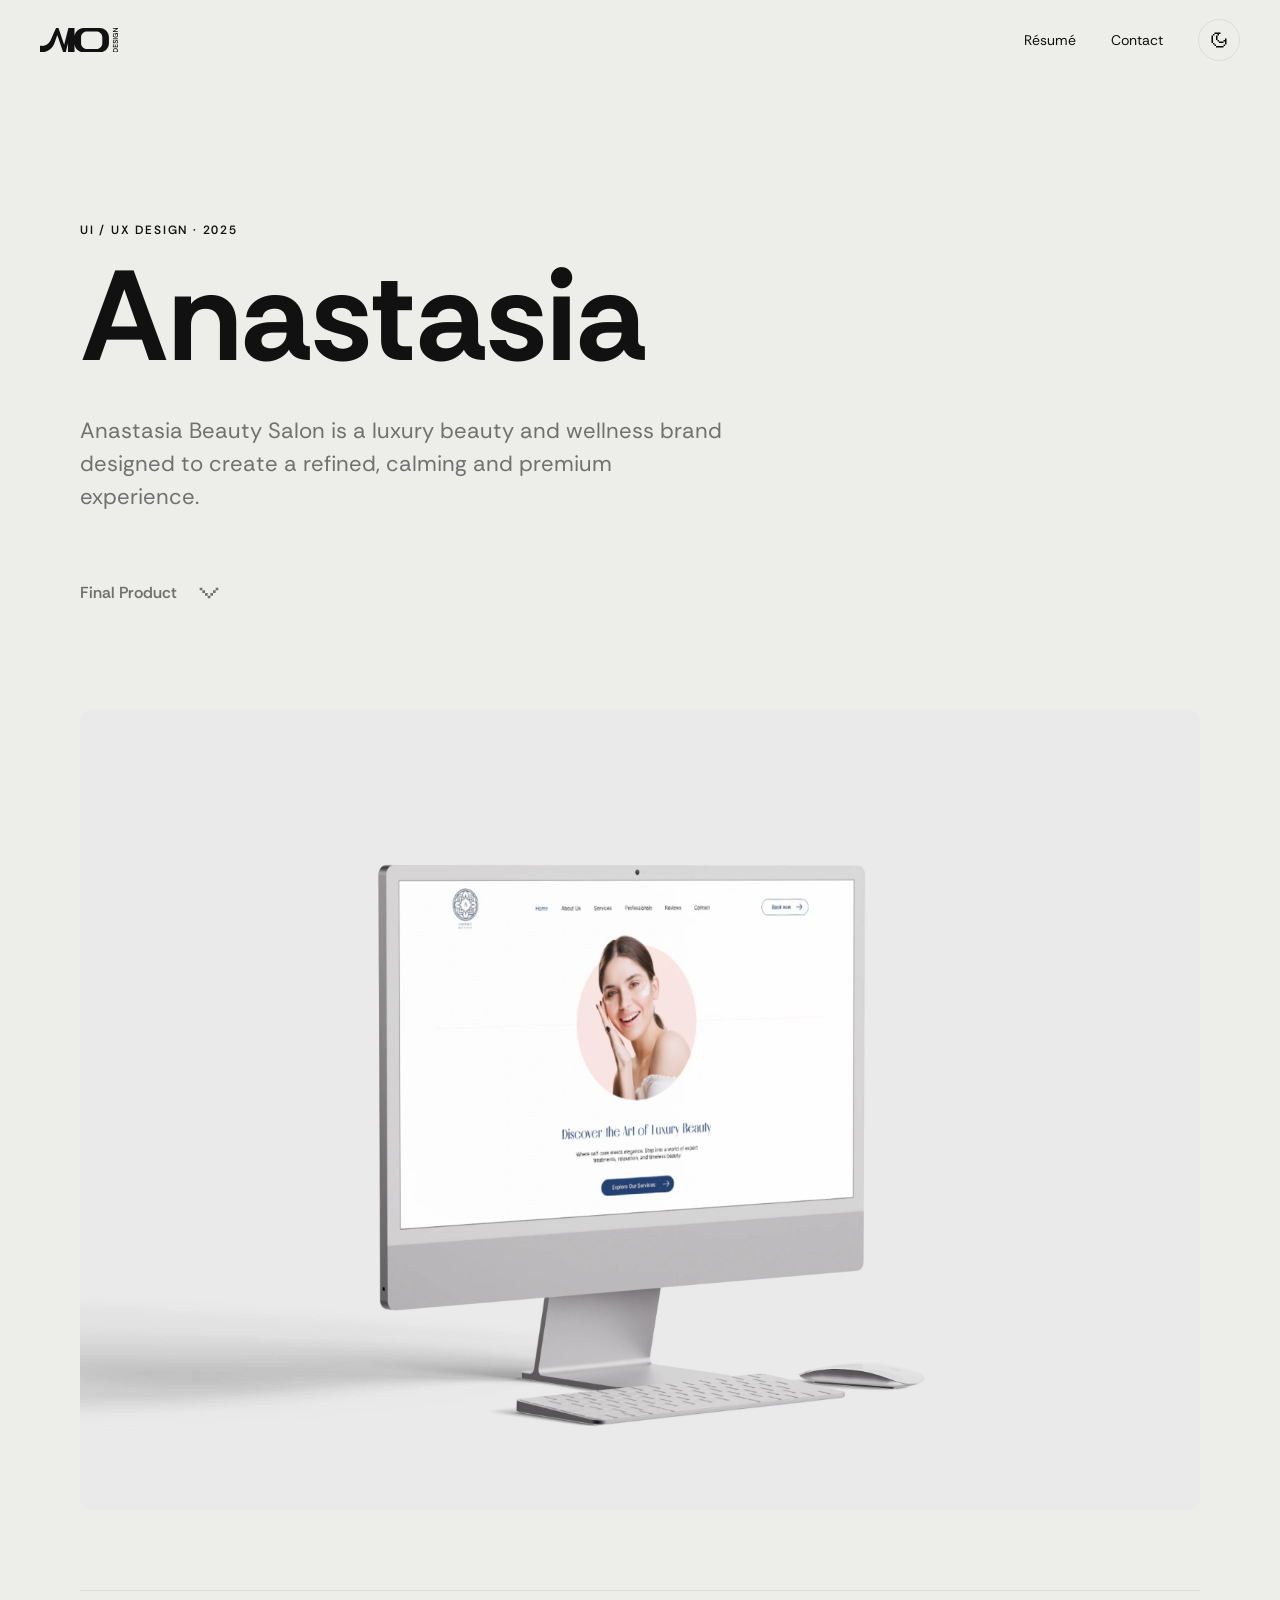
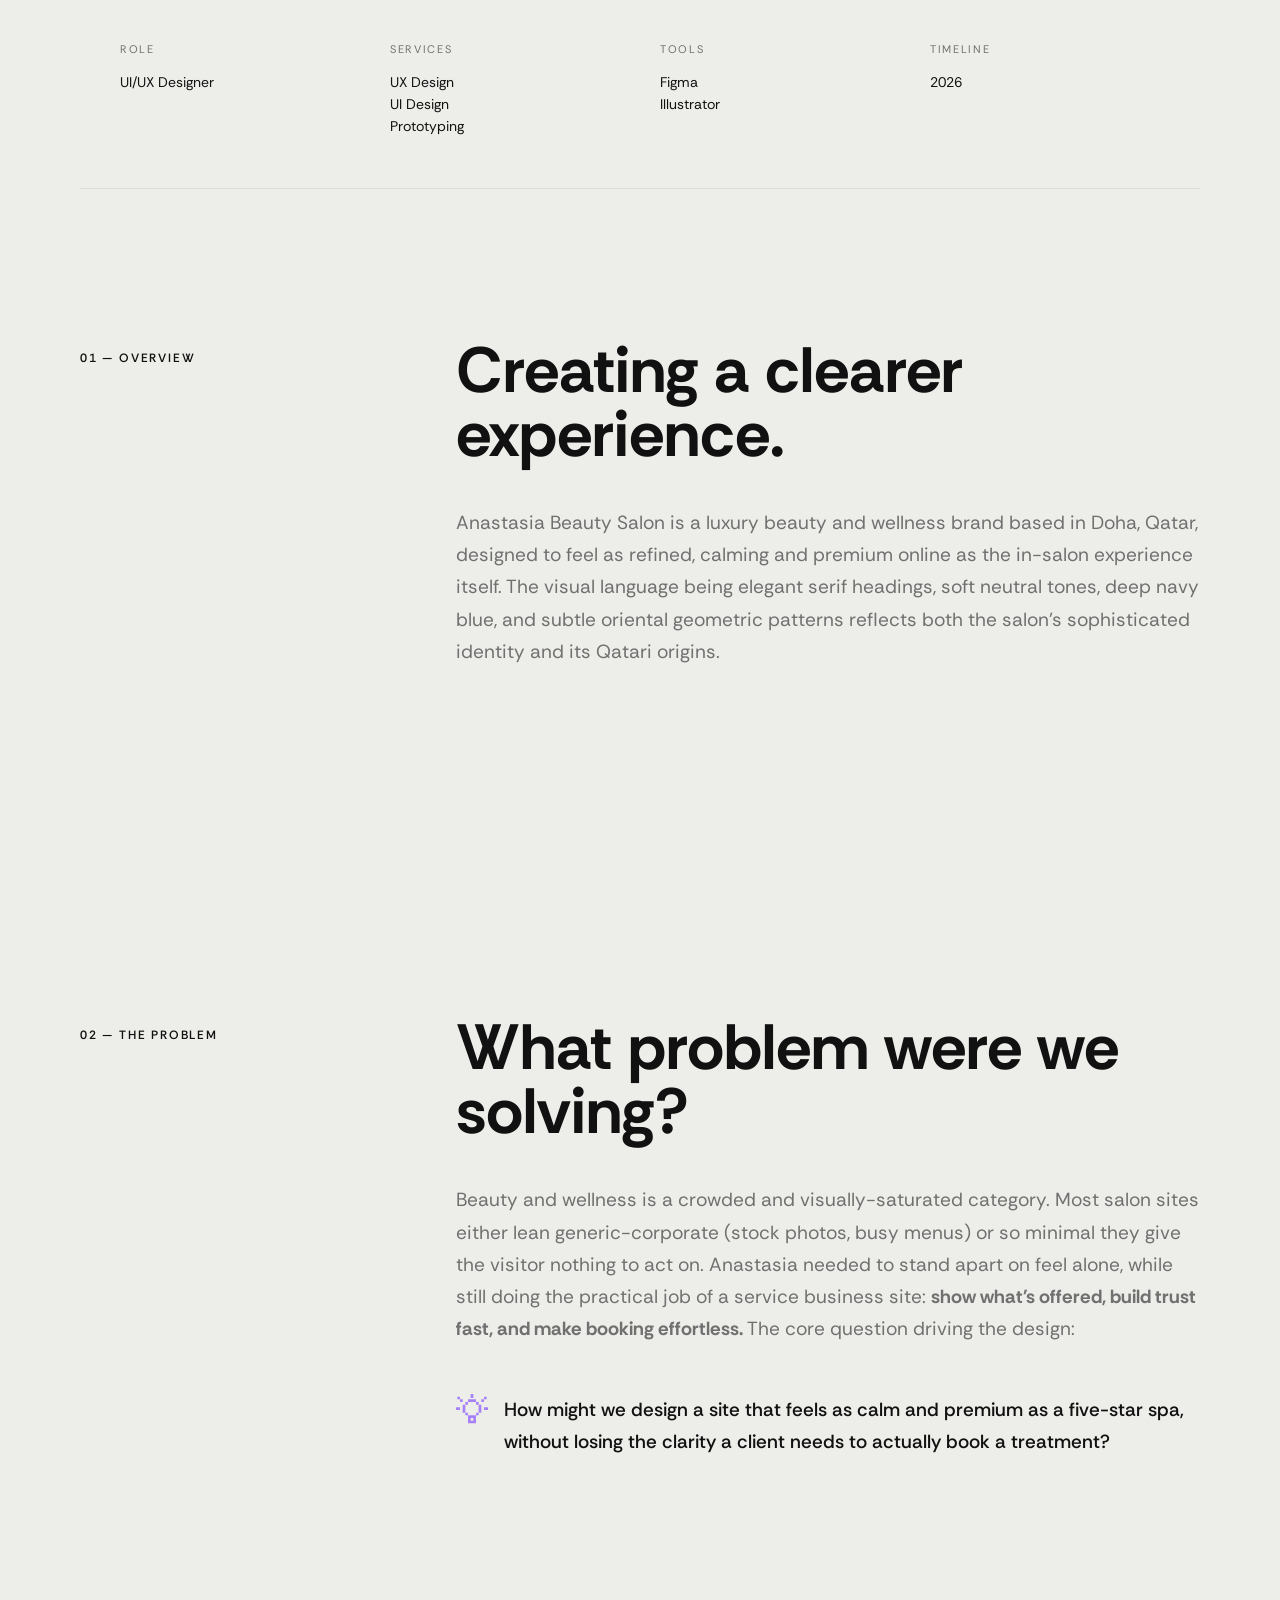
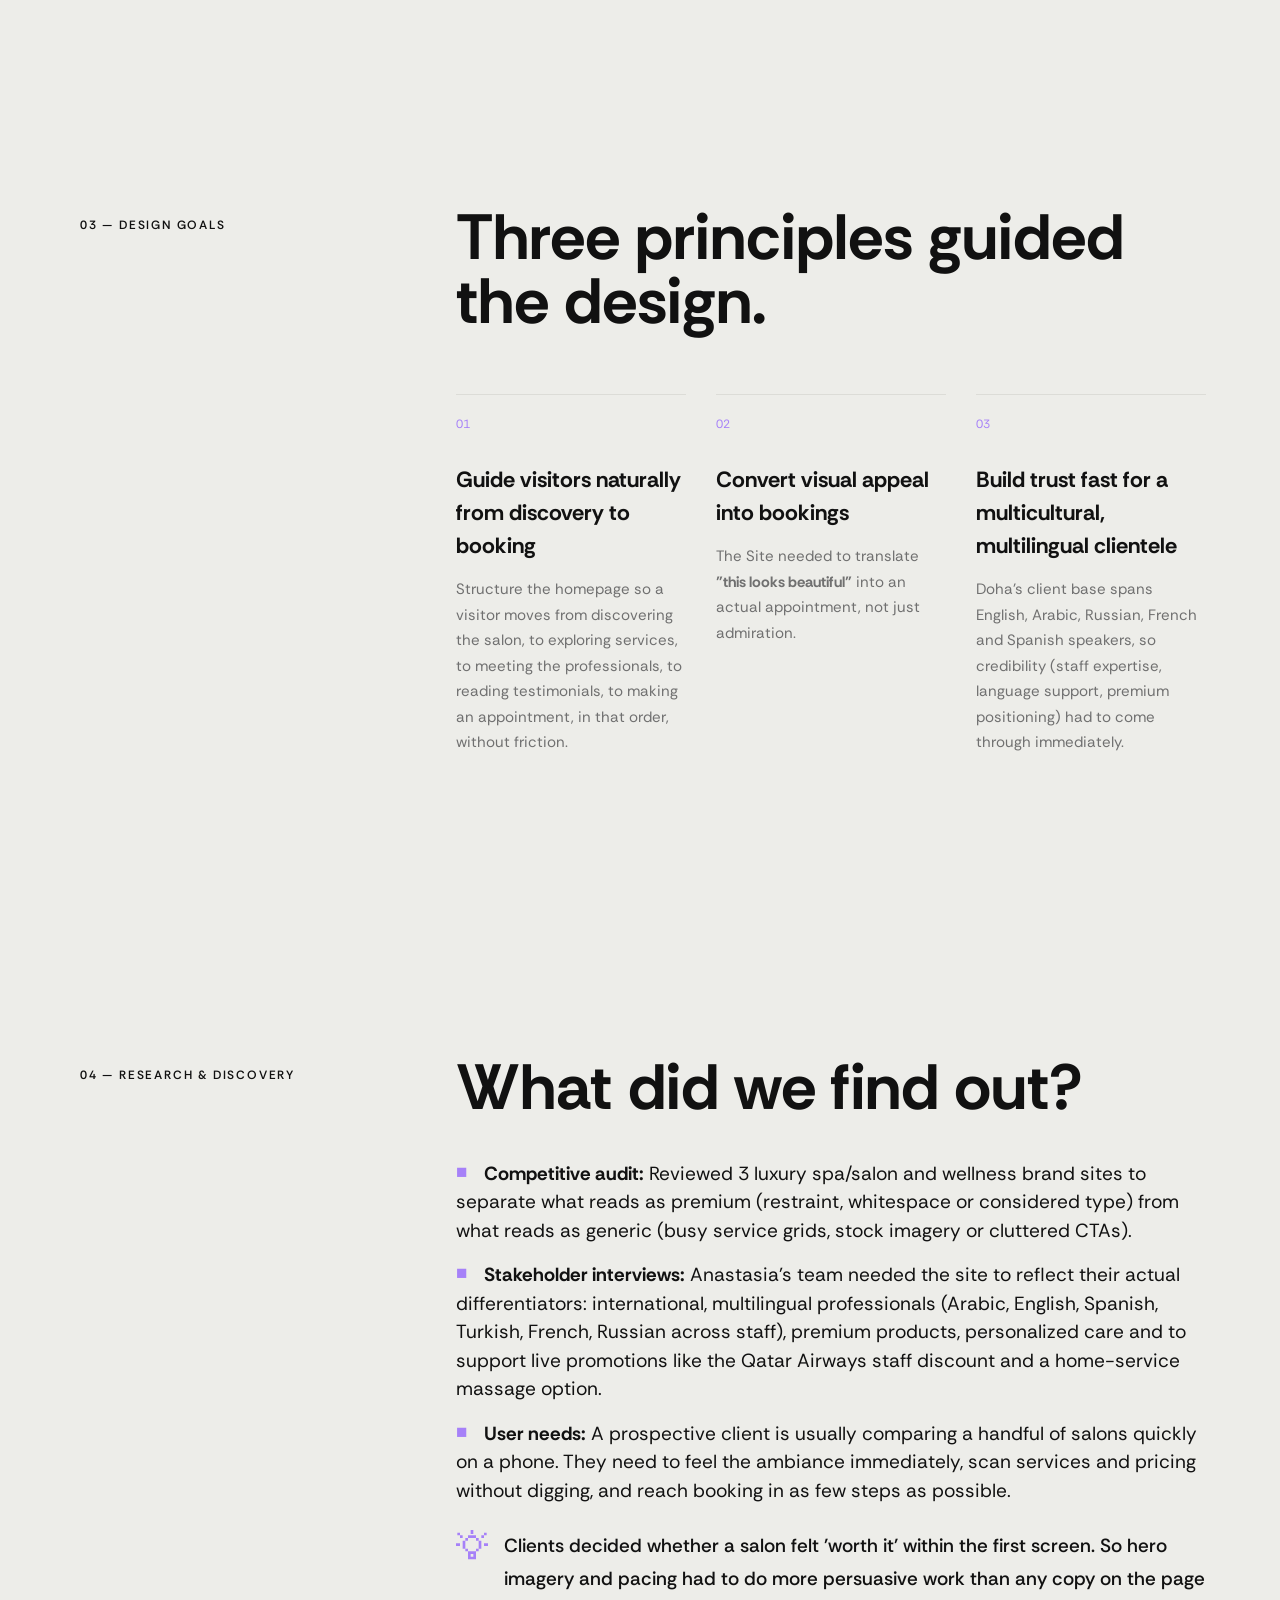
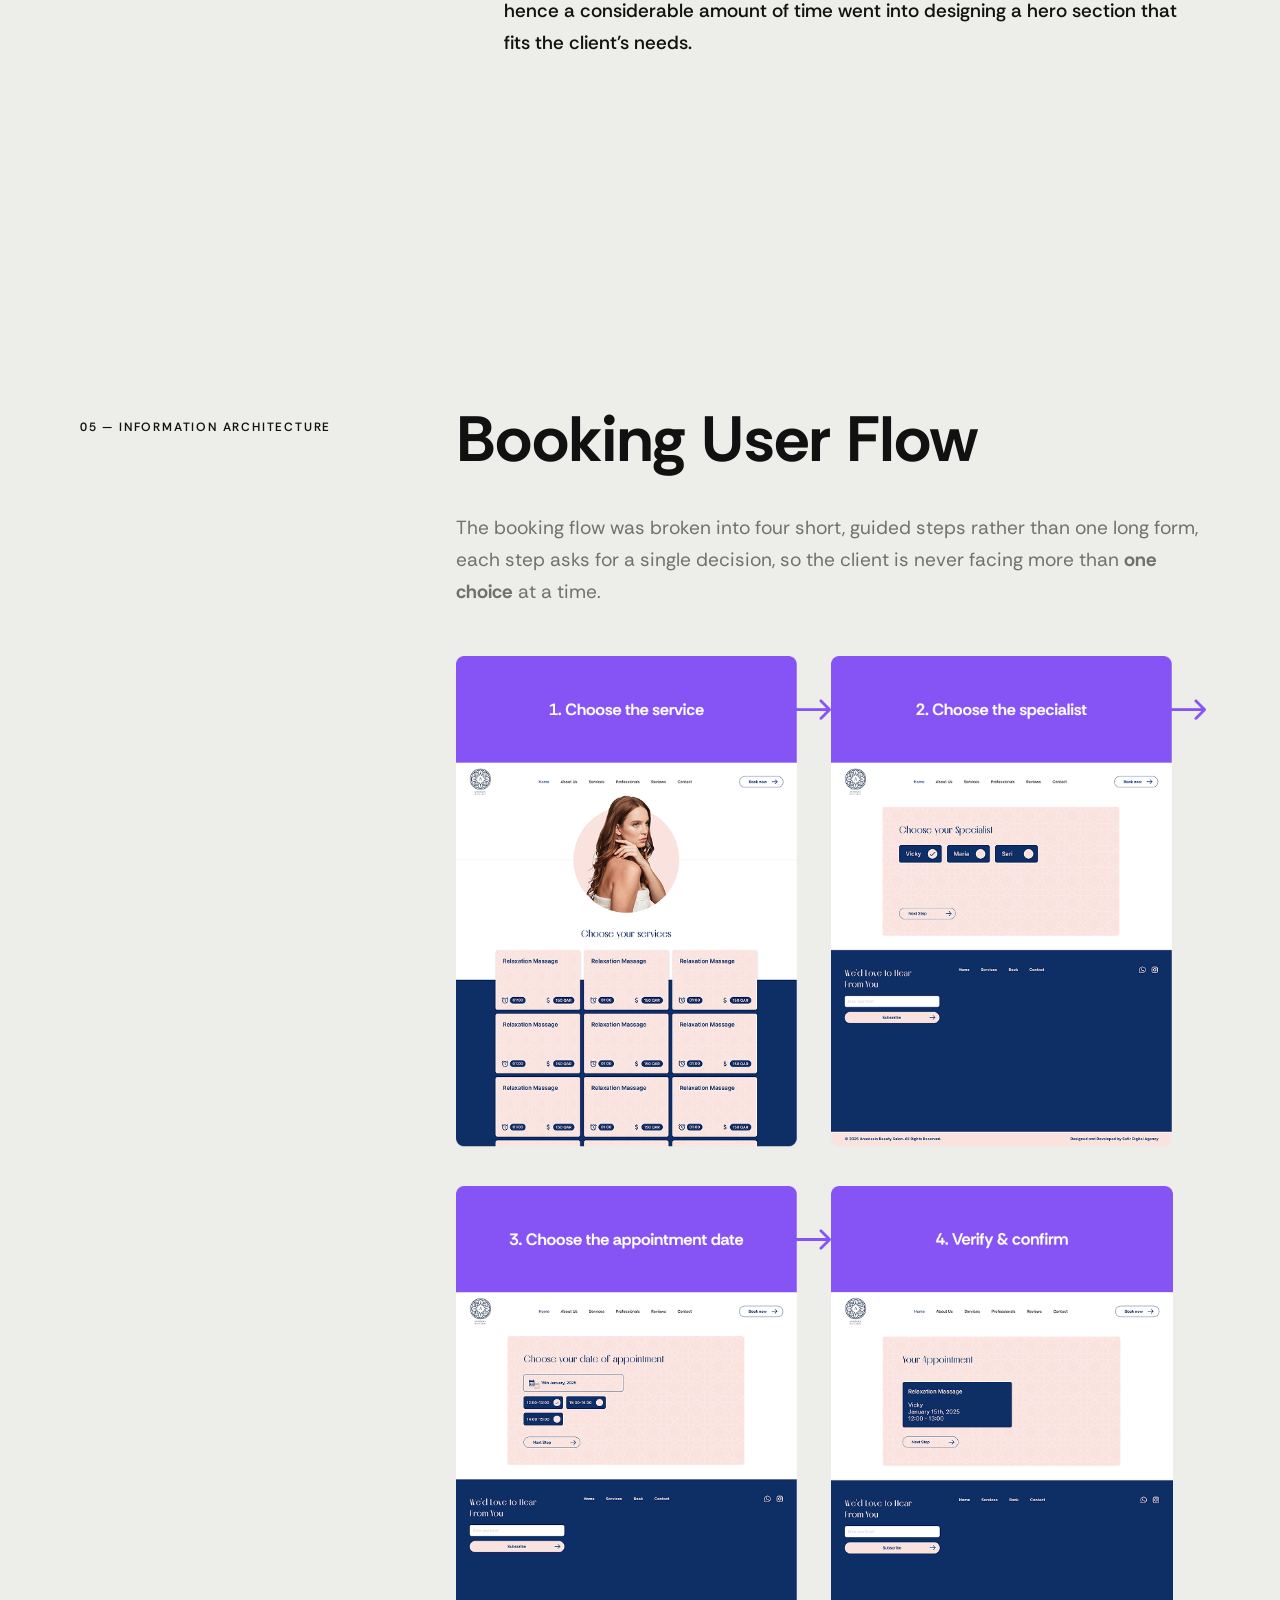
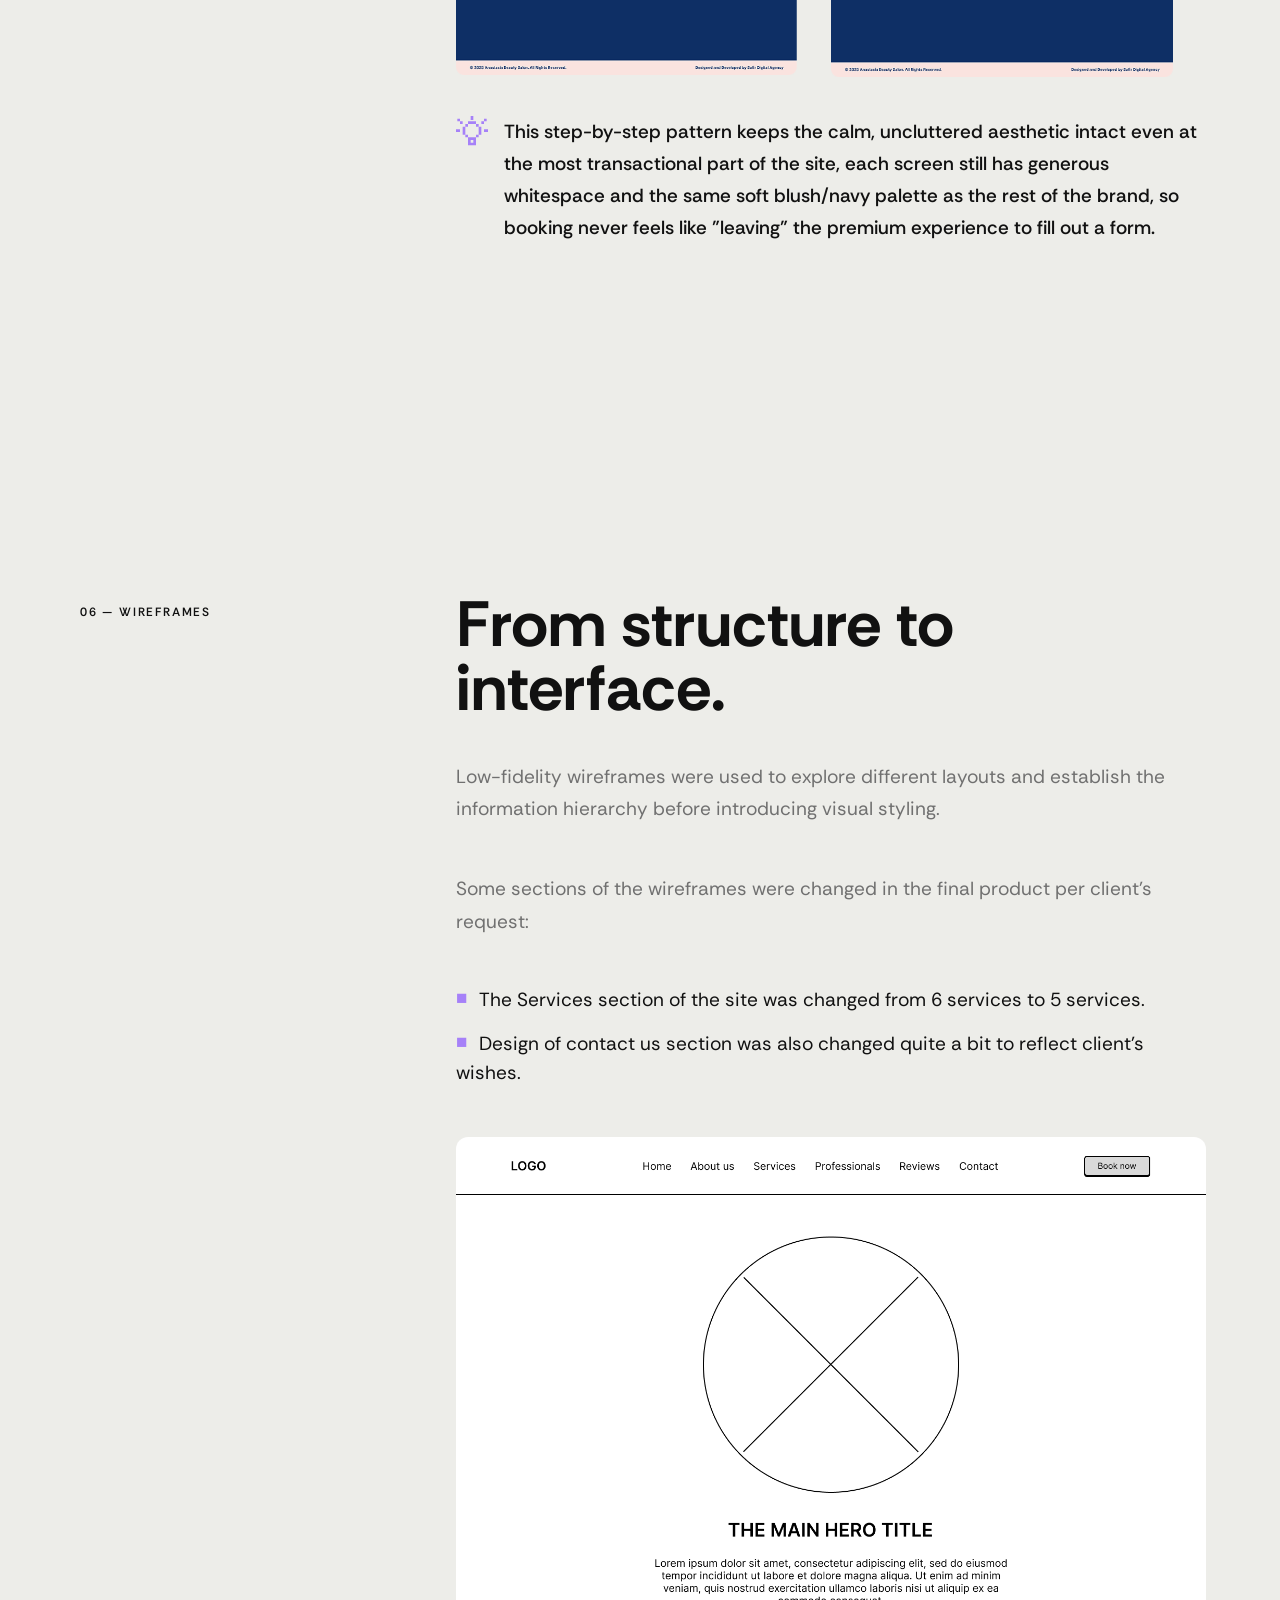
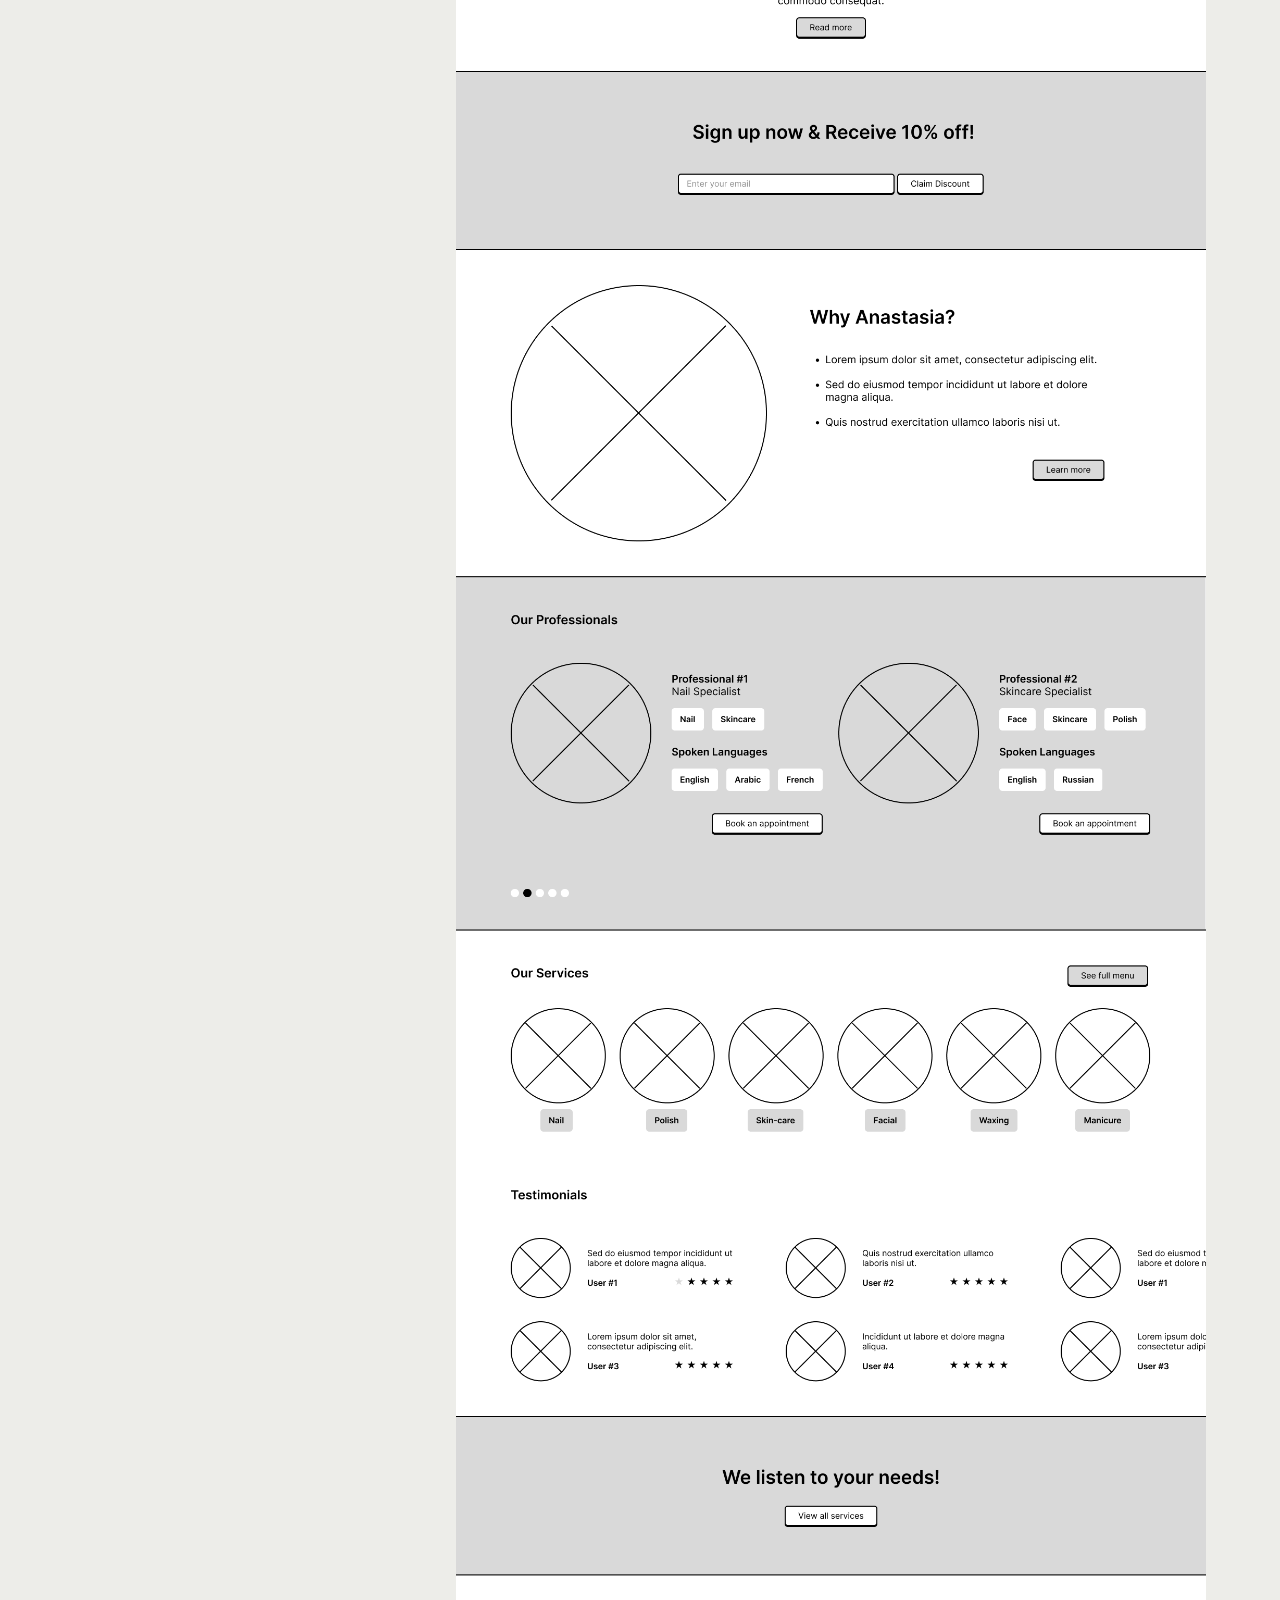
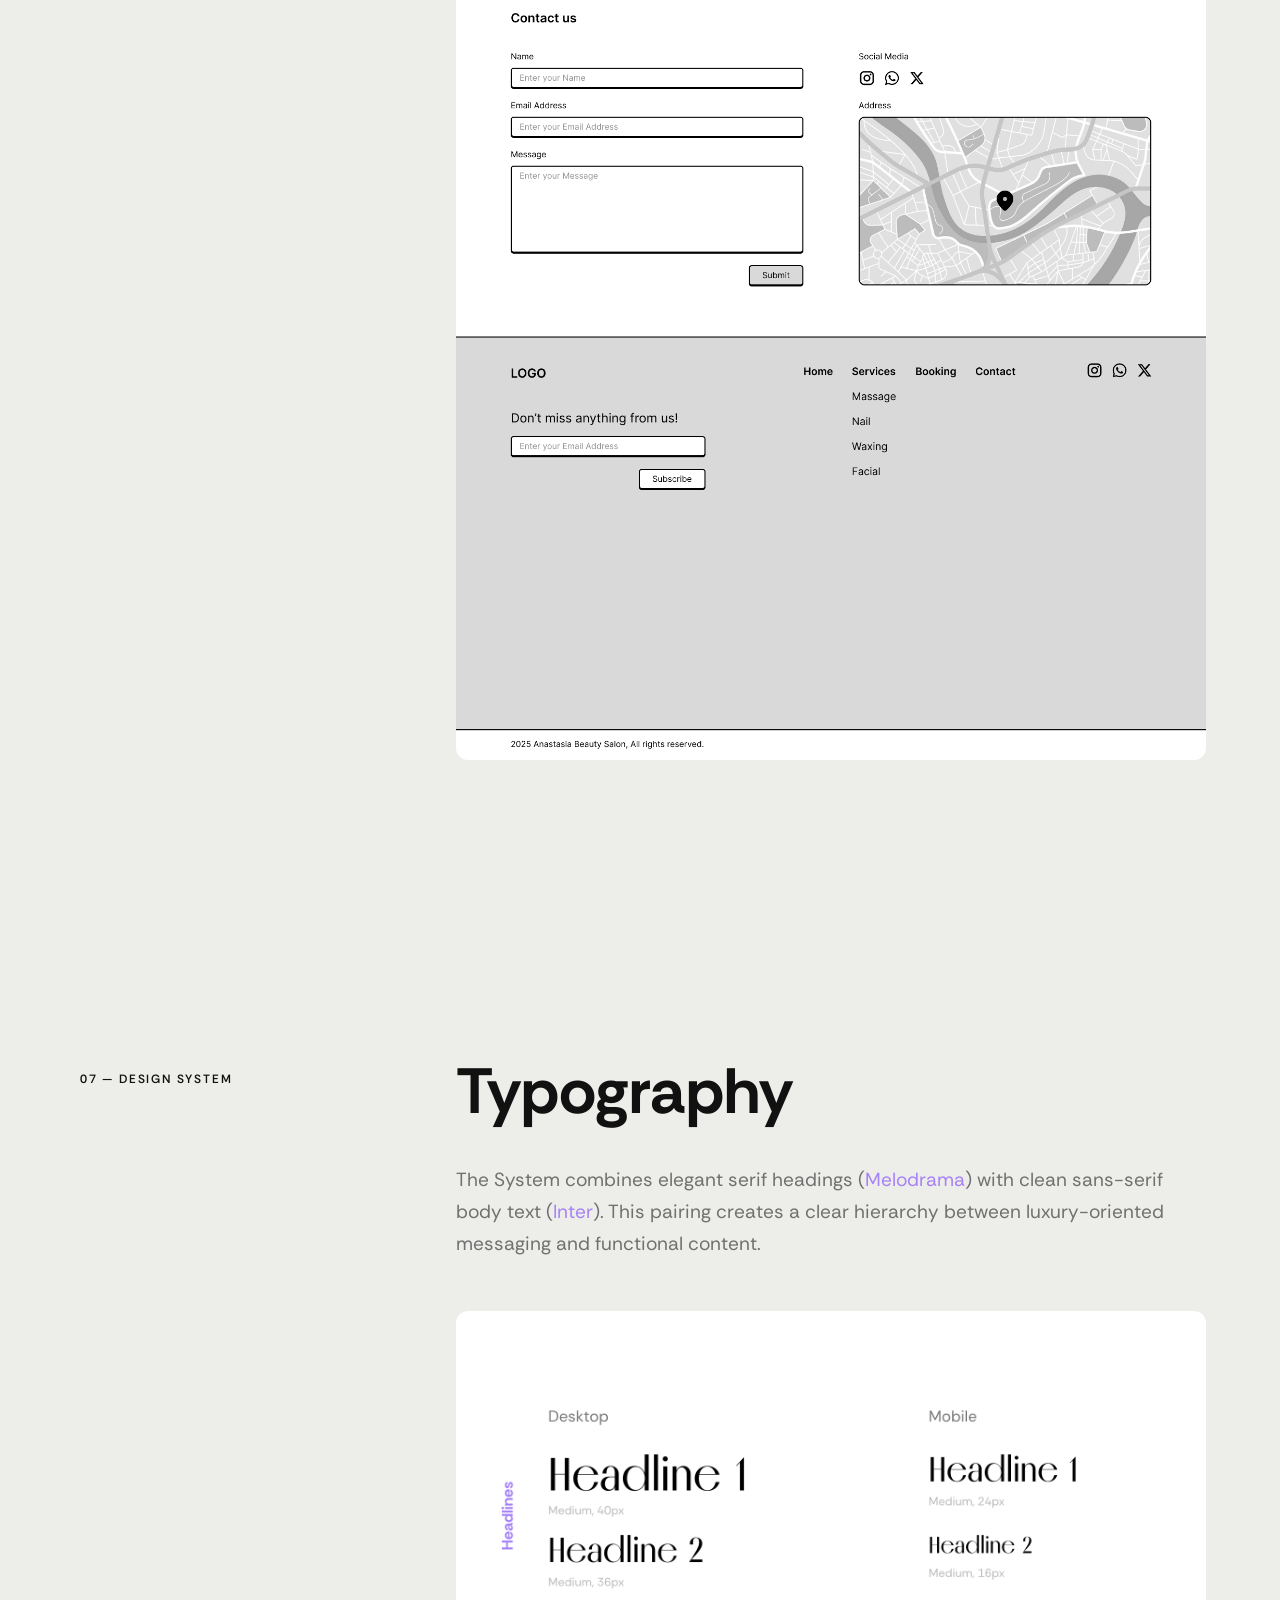
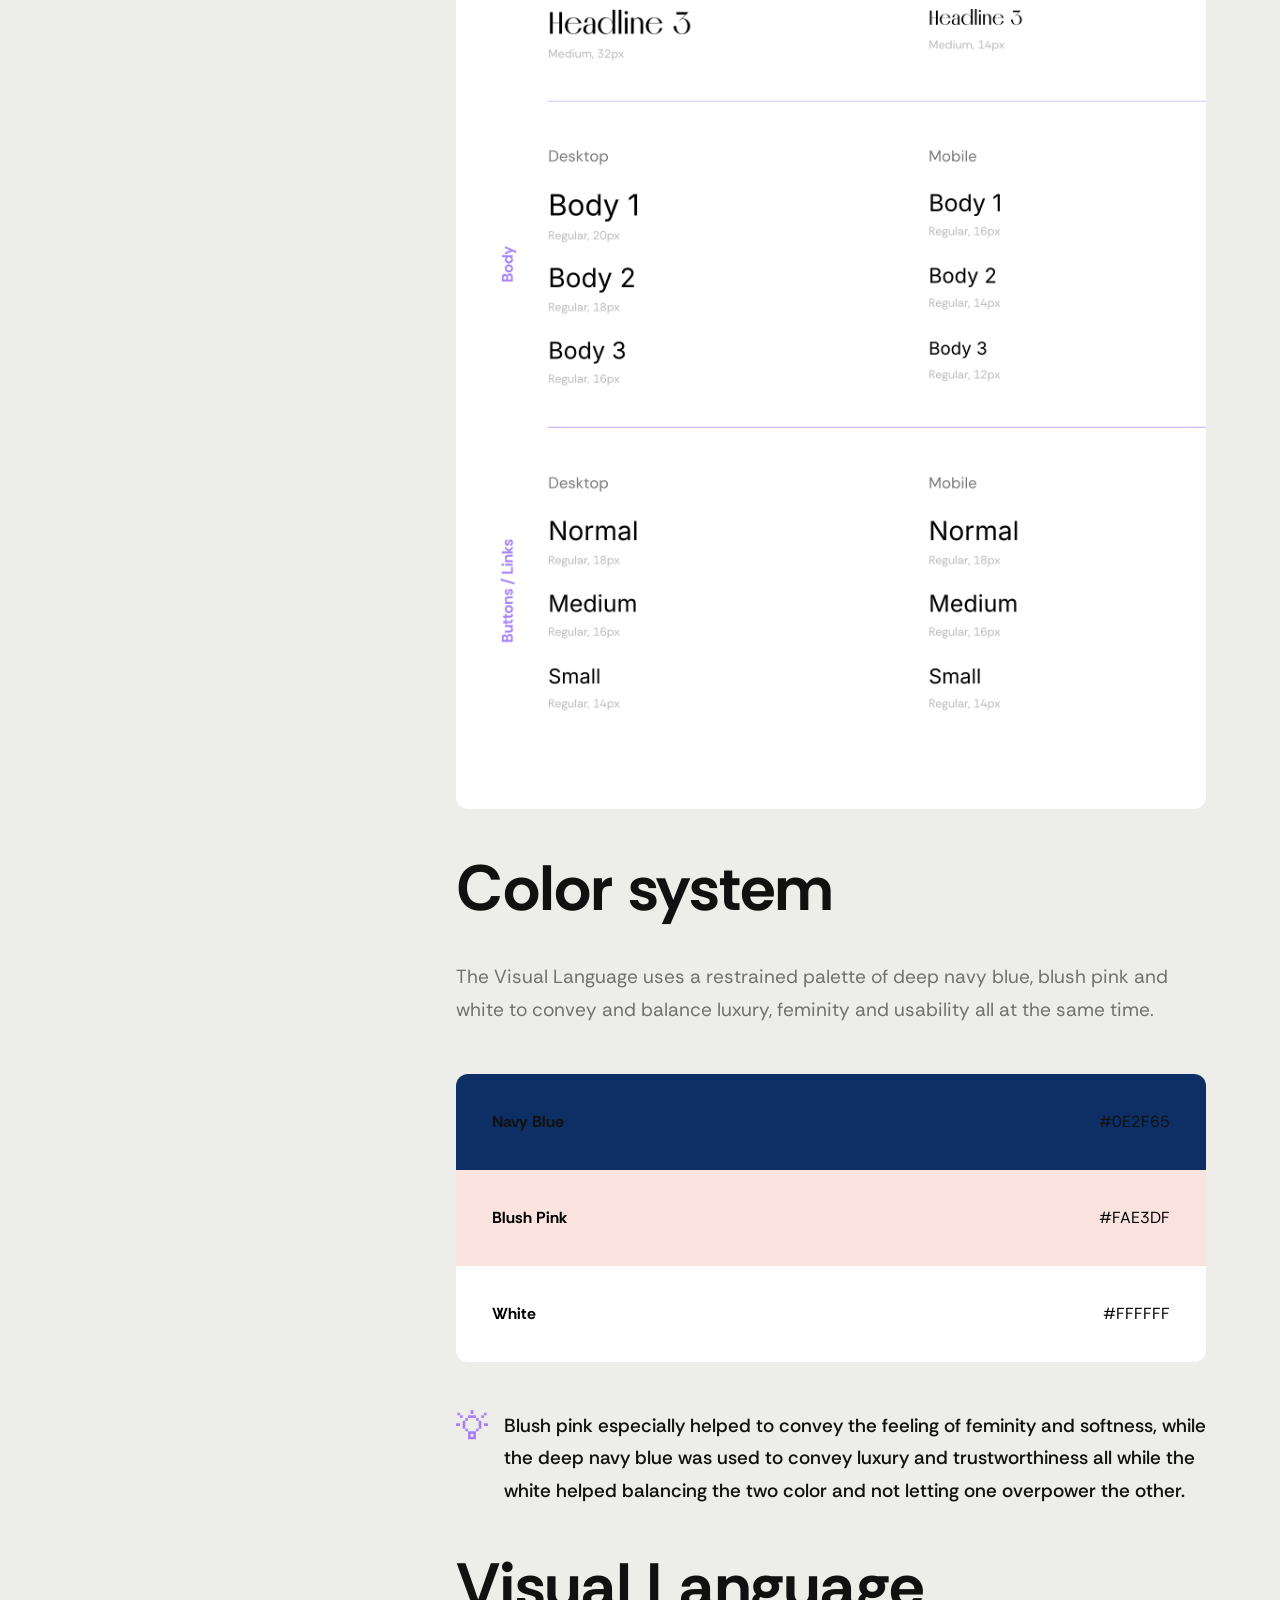
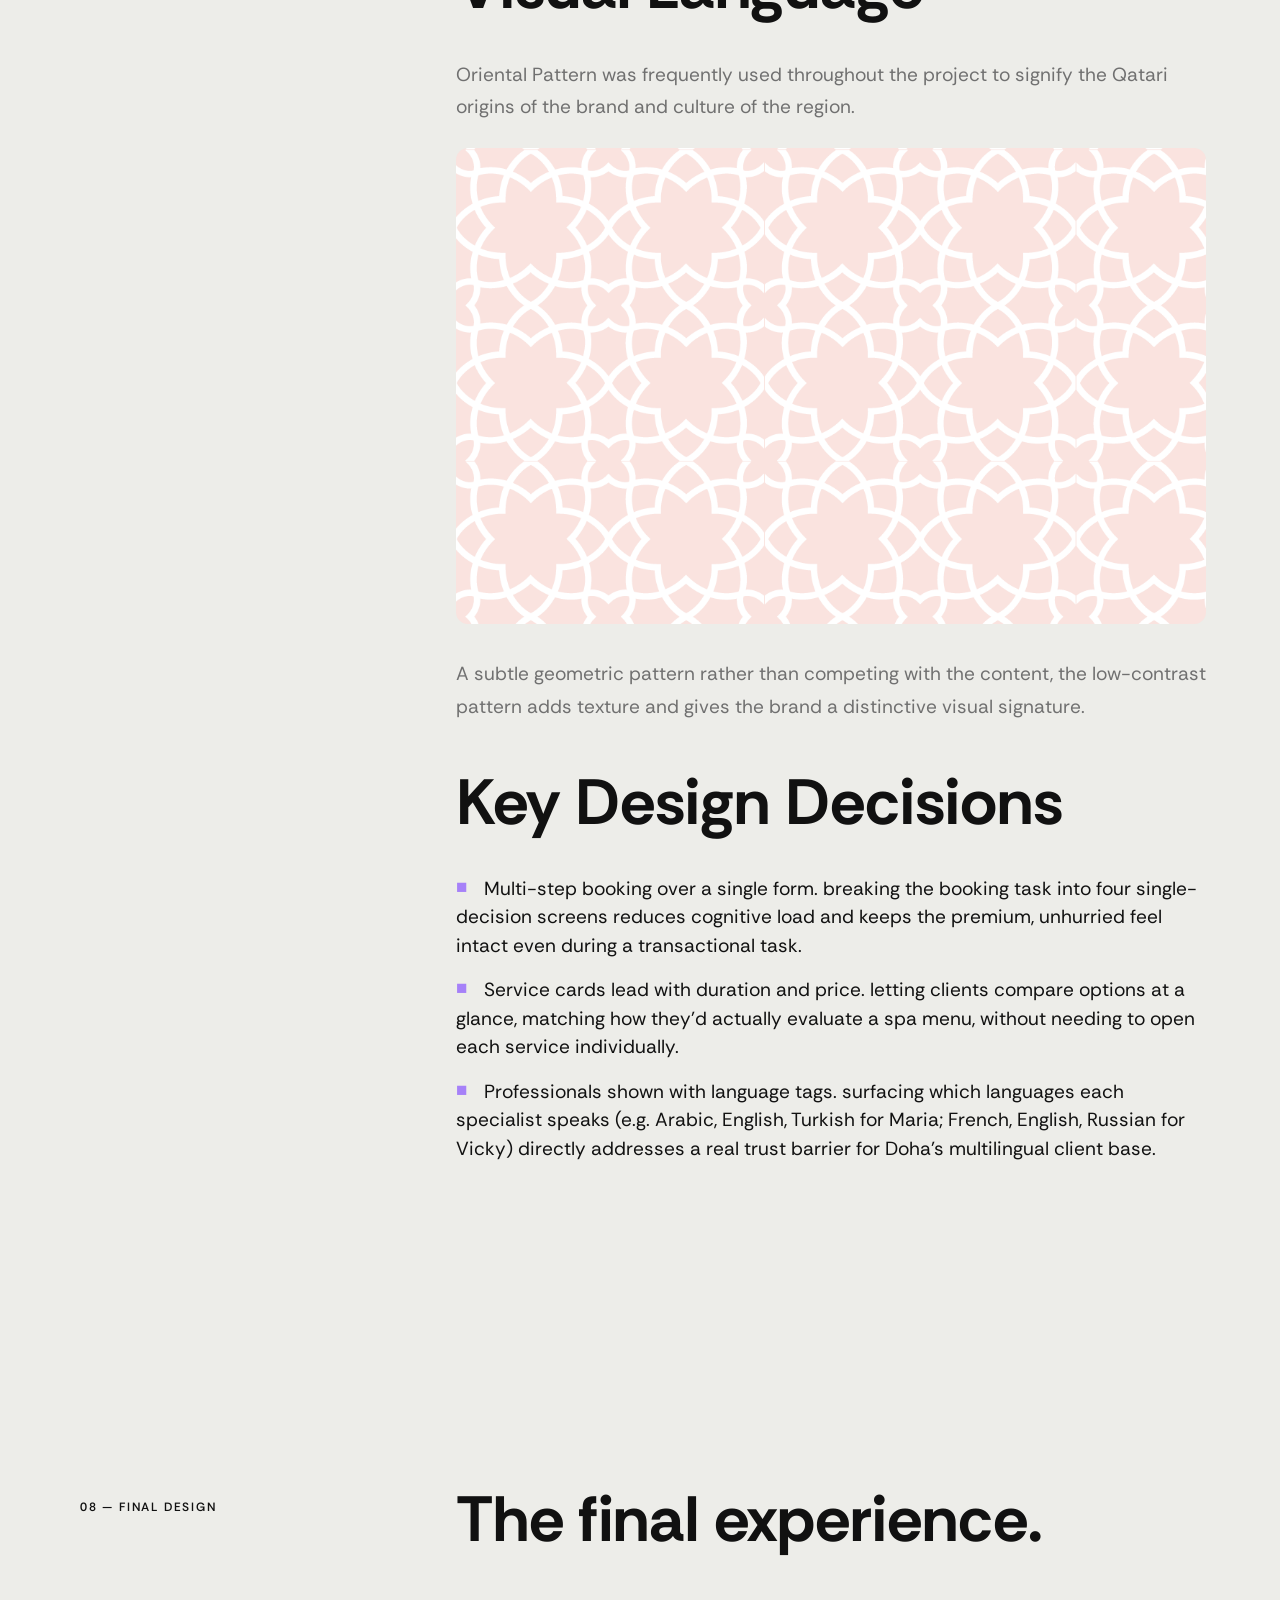
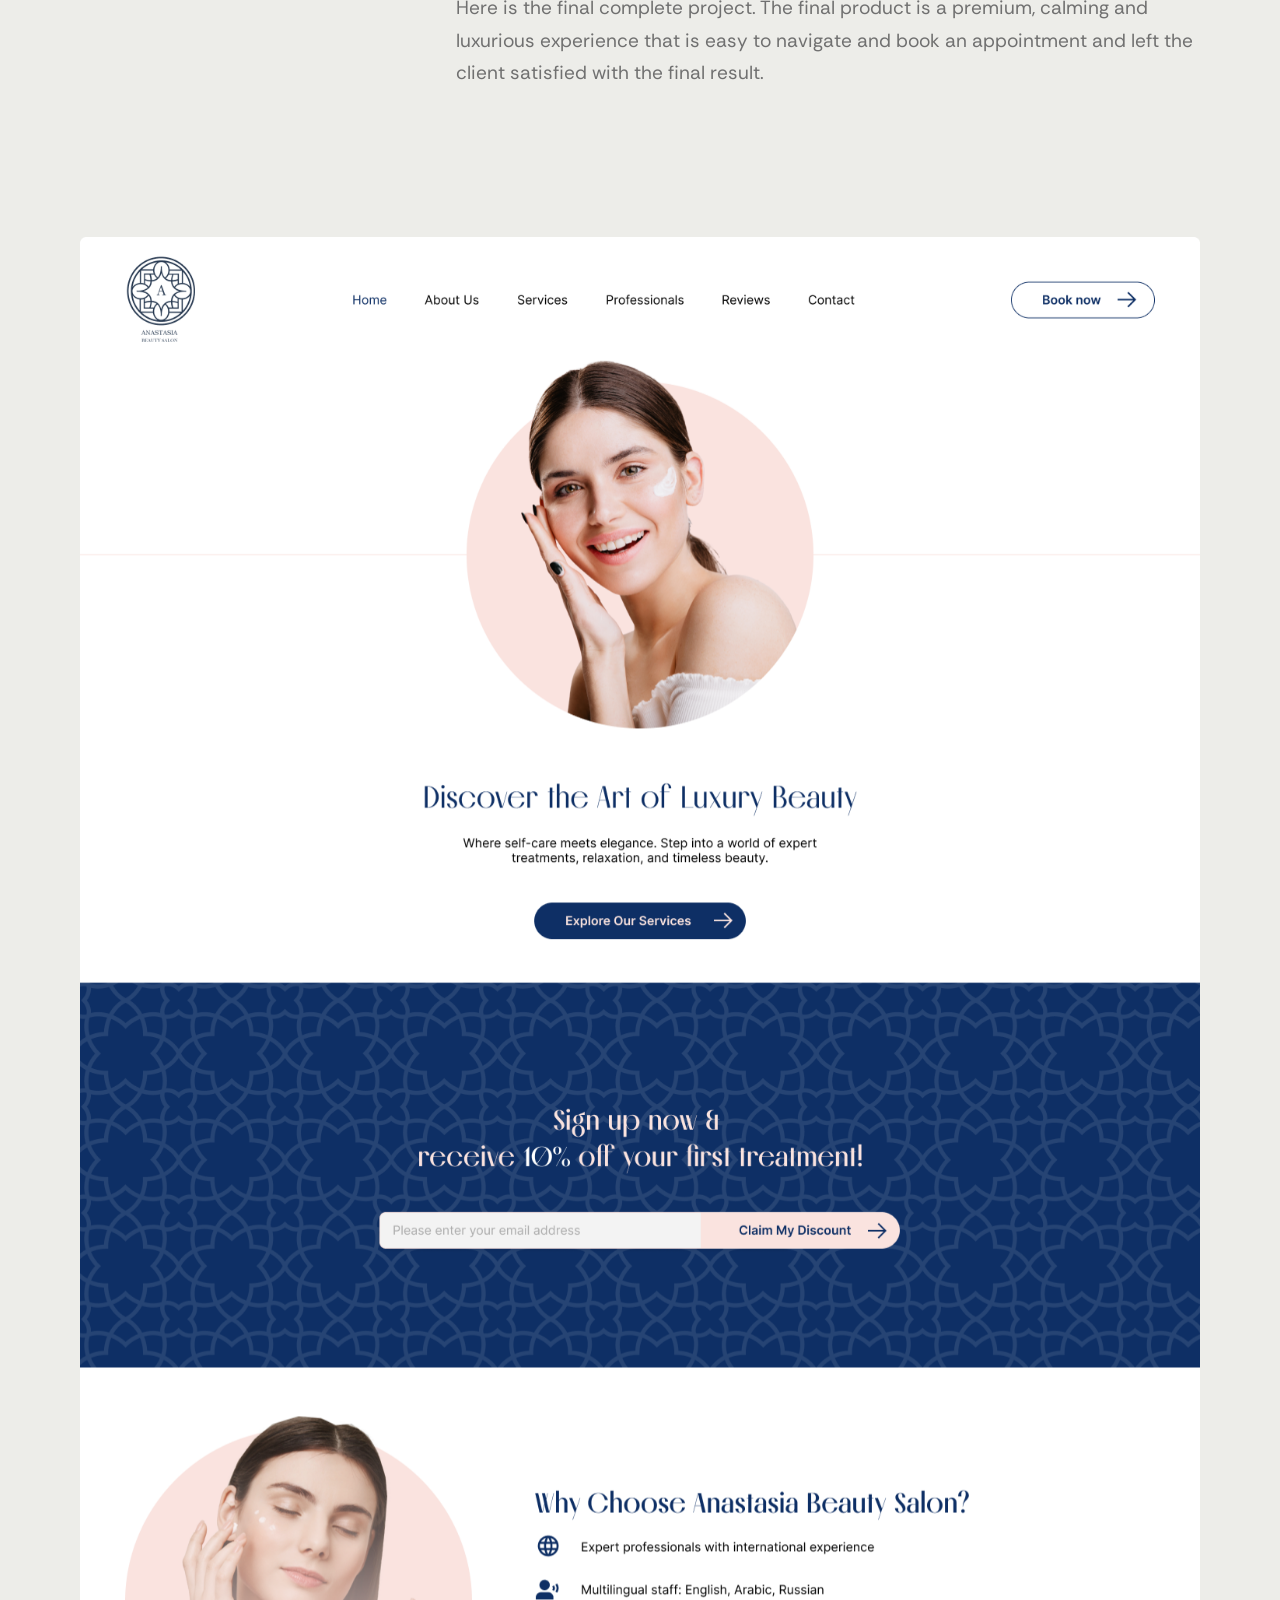
<file: Projects/Anastasia.html>
<!DOCTYPE html>
<html lang="en">

<head>

    <meta charset="UTF-8">

    <meta
        name="viewport"
        content="width=device-width, initial-scale=1.0"
    >

    <title>Mo. Farsian — Anastasia</title>

    <script>
  const savedTheme = localStorage.getItem("theme");

  const systemPrefersDark =
    window.matchMedia("(prefers-color-scheme: dark)").matches;

  const theme = savedTheme ||
    (systemPrefersDark ? "dark" : "light");

  document.documentElement.setAttribute(
    "data-theme",
    theme
  );
</script>

<script src="../script.js"></script>

    <link rel="stylesheet" href="../style.css">
    <link rel="icon" type="image/x-icon" href="../Images/favicons/favicon.ico">
<link rel="icon" type="image/png" sizes="16x16" href="../Images/favicons/favicon-16x16.png">
<link rel="icon" type="image/png" sizes="32x32" href="../Images/favicons/favicon-32x32.png">
<link rel="apple-touch-icon" sizes="180x180" href="../Images/favicons/apple-touch-icon.png">
<link rel="icon" type="image/png" sizes="192x192" href="../Images/favicons/android-chrome-192x192.png">
<link rel="icon" type="image/png" sizes="512x512" href="../Images/favicons/android-chrome-512x512.png">
<meta name="theme-color" content="#ffffff">

</head>


<body>


    <!-- Navigation -->

    <header class="navbar">
        <a href="../index.html" class="mo-logo">
<svg id="Layer_2" data-name="Layer 2" xmlns="http://www.w3.org/2000/svg" viewBox="0 0 513.45 160.19">
  <g id="Layer_1-2" data-name="Layer 1">
    <path d="M393.83,0h-107.16c-30.55,0-55.82,24.55-59.52,54.12V0h-40.21l-27.93,110.62L121.69,0h-16.21s-34.4,78.73-37.21,84.76c-10.06,19.81-31.52,33.11-53.47,33.11-1.35,0-14.79-.96-14.79-.96v43.28h10c33.77,0,64.35-18.42,79.88-48.37,4.36-7.42,23.71-66.4,23.71-66.4l38.98,114.76h16.84l15.04-60.45v60.45h42.71v-53.02c3.69,29.57,28.97,53.02,59.52,53.02h107.16c33.08,0,60-27.41,60-60.5v-38.1c0-33.08-26.92-61.6-60-61.6ZM270.38,61.6c0-20.95,17.05-38,38-38h63.74c20.95,0,38,17.05,38,38v38.1c0,20.95-17.05,38-38,38h-63.74c-20.95,0-38-17.05-38-38v-38.1Z"/>
    <g>
      <path d="M512.89,160.19h-32.69v-10.79c0-3.89.68-7.08,2.03-9.55,1.35-2.47,3.26-4.3,5.72-5.49,2.46-1.18,5.34-1.77,8.64-1.77s6.36.63,8.8,1.89,4.31,3.14,5.58,5.63c1.28,2.49,1.91,5.59,1.91,9.29v10.79ZM508.36,154.87v-5.28c0-2.86-.47-5.14-1.4-6.84-.93-1.7-2.29-2.9-4.06-3.62-1.77-.72-3.88-1.07-6.3-1.07-4.08,0-7.08.93-9.01,2.8-1.93,1.87-2.9,4.78-2.9,8.73v5.28h23.68Z"/>
      <path d="M512.89,127.46h-32.69v-20.74h4.48v15.41h8.73v-13.31h4.44v13.31h10.55v-15.41h4.48v20.74Z"/>
      <path d="M513.45,90.23c0,2.24-.4,4.28-1.19,6.12s-1.96,3.29-3.5,4.37c-1.54,1.07-3.45,1.63-5.72,1.66v-5.56c1.74-.03,3.17-.64,4.27-1.82,1.11-1.18,1.66-2.76,1.66-4.72,0-1.74-.4-3.14-1.22-4.2-.81-1.06-1.95-1.59-3.41-1.59-.84,0-1.55.14-2.13.42-.58.28-1.09.75-1.54,1.4s-.89,1.53-1.31,2.62c-.42,1.09-.91,2.48-1.47,4.16-.65,1.96-1.41,3.57-2.27,4.81-.86,1.25-1.85,2.16-2.99,2.73-1.14.58-2.4.86-3.81.86-1.99,0-3.67-.47-5.04-1.42-1.37-.95-2.4-2.24-3.11-3.88-.7-1.64-1.05-3.45-1.05-5.44s.36-3.85,1.07-5.46,1.77-2.93,3.15-3.92c1.39-1,3.07-1.51,5.07-1.54v5.65c-1.34,0-2.48.5-3.41,1.49-.93,1-1.4,2.32-1.4,3.97-.03,1.4.33,2.59,1.07,3.57.75.98,1.84,1.47,3.27,1.47,1,0,1.82-.32,2.48-.96.65-.64,1.23-1.55,1.73-2.73.5-1.18,1.04-2.62,1.64-4.3.34-1.03.75-2.08,1.21-3.15.47-1.07,1.07-2.05,1.8-2.94.73-.89,1.63-1.61,2.71-2.17,1.07-.56,2.4-.84,3.99-.84,1.96,0,3.65.51,5.07,1.52,1.42,1.01,2.5,2.37,3.25,4.09s1.12,3.63,1.12,5.74Z"/>
      <path d="M512.89,73.84h-32.69v-5.32h32.69v5.32Z"/>
      <path d="M513.45,48.01c0,3.11-.71,5.82-2.13,8.1-1.42,2.29-3.39,4.07-5.91,5.35-2.52,1.28-5.43,1.91-8.73,1.91s-6.1-.62-8.69-1.87c-2.58-1.25-4.62-3.07-6.12-5.49s-2.24-5.36-2.24-8.85c0-3.77.91-6.9,2.73-9.39,1.82-2.49,4.32-4.11,7.5-4.86v5.98c-1.65.47-2.96,1.41-3.92,2.83-.96,1.42-1.45,3.23-1.45,5.44,0,2.34.51,4.31,1.54,5.91,1.03,1.6,2.45,2.82,4.27,3.64,1.82.82,3.96,1.24,6.42,1.24s4.55-.41,6.35-1.24c1.81-.82,3.2-2.02,4.18-3.57.98-1.56,1.47-3.41,1.47-5.56,0-3.02-.82-5.32-2.45-6.91-1.64-1.59-3.84-2.55-6.61-2.9v10.83h-4.39v-16.3h17.61v4.86l-4.67.42c1.68,1.12,2.97,2.49,3.88,4.11.9,1.62,1.35,3.72,1.35,6.31Z"/>
      <path d="M512.89,26.67h-32.69v-5.32l23.96-16.02h-23.96V0h32.69v5.32l-23.91,16.02h23.91v5.32Z"/>
    </g>
  </g>
</svg>
        </a>
        
        <nav class="nav-links">

            <a href="Files/CV.pdf" download>
                Résumé
            </a>

            <a href="mailto:mofarsian.designs@email.com">
                Contact
            </a>


            <button class="theme-toggle" id="theme-toggle" aria-label="Switch to night mode">
  <img
    class="theme-icon theme-icon-light"
    src="../Images/icons/moon.svg"
    alt=""
  >

  <img
    class="theme-icon theme-icon-dark"
    src="../Images/icons/sun.svg"
    alt=""
  >
</button>

        </nav>

    </header>



    <main>


        <!-- =================================
             CASE STUDY HERO
        ================================== -->

        <section class="case-hero">

            <p class="eyebrow">
                UI / UX DESIGN · 2025
            </p>

            <h1>
                Anastasia
            </h1>

            <p class="case-intro" style="margin-bottom: 48px;">
                Anastasia Beauty Salon is a luxury beauty and wellness brand designed to create a refined, calming and premium experience.
            </p>

            <span class="hero-sub">
                <a href="#final-product" style="border: none;">
                    Final Product
                    <svg xmlns="http://www.w3.org/2000/svg" width="32" height="32" viewBox="0 0 24 24"><!-- Icon from Pixelarticons by Gerrit Halfmann - https://github.com/halfmage/pixelarticons/blob/master/LICENSE --><path fill="currentColor" d="M13 16h-2v-2h2zm-2-2H9v-2h2zm4 0h-2v-2h2zm-6-2H7v-2h2zm8 0h-2v-2h2zM7 10H5V8h2zm12 0h-2V8h2z"/></svg>
                </a>
            </span>

        </section>



        <!-- =================================
             HERO IMAGE
        ================================== -->

        <section class="case-image">

            <img
                src="../Images/anastasia/ana-thumbnail.webp"
                alt="Project One interface"
                style="border-radius: 12px;"
            >

        </section>



        <!-- =================================
             PROJECT INFORMATION
        ================================== -->

        <section class="project-meta">

            <div>

                <p class="meta-label">
                    ROLE
                </p>

                <p>
                    UI/UX Designer
                </p>

            </div>


            <div>

                <p class="meta-label">
                    SERVICES
                </p>

                <p>
                    UX Design<br>
                    UI Design<br>
                    Prototyping
                </p>

            </div>


            <div>

                <p class="meta-label">
                    TOOLS
                </p>

                <p>
                    Figma<br>
                    Illustrator
                </p>

            </div>


            <div>

                <p class="meta-label">
                    TIMELINE
                </p>

                <p>
                    2026
                </p>

            </div>

        </section>



        <!-- =================================
             OVERVIEW
        ================================== -->

        <section class="case-section reveal">

            <div class="case-label">
                <p class="eyebrow">
                    01 — OVERVIEW
                </p>
            </div>


            <div class="case-content">

                <h2>
                    Creating a clearer
                    experience.
                </h2>

                <p>
                    Anastasia Beauty Salon is a luxury beauty and wellness brand based in Doha, Qatar, 
                    designed to feel as refined, calming and premium online as the in-salon experience itself. 
                    The visual language being elegant serif headings, soft neutral tones, deep navy blue, and subtle oriental geometric patterns 
                    reflects both the salon's sophisticated identity and its Qatari origins.
                </p>

            </div>

        </section>



        <!-- =================================
             THE PROBLEM
        ================================== -->

        <section class="case-section reveal">

            <div class="case-label">

                <p class="eyebrow">
                    02 — THE PROBLEM
                </p>

            </div>


            <div class="case-content">

                <h2>
                    What problem were
                    we solving?
                </h2>

                <p>
                    Beauty and wellness is a crowded and visually-saturated category. 
                    Most salon sites either lean generic-corporate (stock photos, busy menus) or so minimal they give the visitor nothing to act on. 
                    Anastasia needed to stand apart on feel alone, while still doing the practical job of a service business site: 
                    <b>show what's offered, build trust fast, and make booking effortless.</b> The core question driving the design:
                </p>

                <p class="imp-txt">
                    How might we design a site that feels as calm and premium as a five-star spa, without losing the clarity a client needs to actually book a treatment?
                </p>

            </div>

        </section>



        <!-- =================================
             GOALS
        ================================== -->

        <section class="case-section reveal">

            <div class="case-label">

                <p class="eyebrow">
                    03 — DESIGN GOALS
                </p>

            </div>


            <div class="case-content">

                <h2>
                    Three principles
                    guided the design.
                </h2>


                <div class="goals">

                    <div class="goal">

                        <span>
                            01
                        </span>

                        <h3>
                            Guide visitors naturally from discovery to booking
                        </h3>

                        <p>
                            Structure the homepage so a visitor moves from discovering the salon, to exploring services, to meeting the professionals, to reading testimonials, to making an appointment, in that order, without friction.
                        </p>

                    </div>


                    <div class="goal">

                        <span>
                            02
                        </span>

                        <h3>
                            Convert visual appeal into bookings
                        </h3>

                        <p>
                            The Site needed to translate <b>"this looks beautiful"</b> into an actual appointment, not just admiration.
                        </p>

                    </div>


                    <div class="goal">

                        <span>
                            03
                        </span>

                        <h3>
                            Build trust fast for a multicultural, multilingual clientele
                        </h3>

                        <p>
                            Doha's client base spans English, Arabic, Russian, French and Spanish speakers, so credibility (staff expertise, language support, premium positioning) had to come through immediately.
                        </p>

                    </div>

                </div>

            </div>

        </section>

         <!-- =================================
             RESEARCH & DISCOVERY
        ================================== -->

        <section class="case-section reveal">

            <div class="case-label">

                <p class="eyebrow">
                    04 — RESEARCH & DISCOVERY
                </p>

            </div>


            <div class="case-content">

                <h2>
                    What did we find out?
                </h2>

                <ul>
                    <li>
                        <b>Competitive audit:</b> Reviewed 3 luxury spa/salon and wellness brand sites to separate what reads as premium (restraint, whitespace or considered type) from what reads as generic (busy service grids, stock imagery or cluttered CTAs).
                    </li>
                    <li>
                        <b>Stakeholder interviews:</b> Anastasia's team needed the site to reflect their actual differentiators: international, multilingual professionals (Arabic, English, Spanish, Turkish, French, Russian across staff), premium products, personalized care and to support live promotions like the Qatar Airways staff discount and a home-service massage option.
                    </li>
                    <li>
                        <b>User needs:</b> A prospective client is usually comparing a handful of salons quickly on a phone. They need to feel the ambiance immediately, scan services and pricing without digging, and reach booking in as few steps as possible.
                    </li>
                </ul>

                <p class="imp-txt">
                    Clients decided whether a salon felt 'worth it' within the first screen. So hero imagery and pacing had to do more persuasive work than any copy on the page hence a considerable amount of time went into designing a hero section that fits the client's needs.
                </p>


            </div>

        </section>



        <!-- =================================
             USER FLOW
        ================================== -->

        <section class="case-section reveal">

            <div class="case-label">

                <p class="eyebrow">
                    05 — INFORMATION ARCHITECTURE
                </p>

            </div>


            <div class="case-content">

                <h2>
                    Booking User Flow
                </h2>

                <p>
                    The booking flow was broken into four short, guided steps rather than one long form, each step asks for a single decision, so the client is never facing more than <b>one choice</b> at a time.
                </p>


                <section class="diagram-image">

                <span><img src="../Images/anastasia/flow-1.png" alt="booking flow diagram"></span>
                <span><img src="../Images/anastasia/flow-2.png" alt="booking flow diagram"></span>
                <span><img src="../Images/anastasia/flow-3.png" alt="booking flow diagram"></span>
                <span><img src="../Images/anastasia/flow-4.png" alt="booking flow diagram"></span>

                </section>

                <p class="imp-txt reveal">
                    This step-by-step pattern keeps the calm, uncluttered aesthetic intact even at the most transactional part of the site, each screen still has generous whitespace and the same soft blush/navy palette as the rest of the brand, so booking never feels like "leaving" the premium experience to fill out a form.
                </p>

            </div>

        </section>

        <!-- =================================
             WIREFRAMES
        ================================== -->

        <section class="case-section reveal">

            <div class="case-label">

                <p class="eyebrow">
                    06 — WIREFRAMES
                </p>

            </div>


            <div class="case-content">

                <h2>
                    From structure to interface.
                </h2>

                <p>
                    Low-fidelity wireframes were used to explore
                    different layouts and establish the information
                    hierarchy before introducing visual styling.
                </p>

                <p>
                    Some sections of the wireframes were changed in the final product per client's request:
                </p>

                <ul>
                    <li>The Services section of the site was changed from 6 services to 5 services.</li>
                    <li>Design of contact us section was also changed quite a bit to reflect client's wishes.
                    </li>
                </ul>


                <div class="case-image-small">

                    <img
                        src="../Images/anastasia/ana-wireframe.png"
                        alt="anastasia wireframes"
                    >

                </div>

            </div>

        </section>



        <!-- =================================
             DESIGN SYSTEM
        ================================== -->

        <section class="case-section reveal">

            <div class="case-label">

                <p class="eyebrow">
                    07 — DESIGN SYSTEM
                </p>

            </div>


            <div class="case-content">
                <h2>
                    Typography
                </h2>

                <p>
                The System combines elegant serif headings (<a href="https://www.fontshare.com/?q=Melodrama" target="_blank" style="color: var(--accent);">Melodrama</a>) with clean sans-serif body text (<a href="https://fonts.google.com/specimen/Inter" target="_blank" style="color: var(--accent);">Inter</a>).
                This pairing creates a clear hierarchy between luxury-oriented messaging and functional content.
                </p>

                <div class="case-image-small" style="margin-bottom: 48px;">
                    <img
                        src="../Images/anastasia/typography.png"
                        alt="anastasia's typography"
                    >
                </div>

                <h2>
                    Color system
                </h2>

                <p>
                    The Visual Language uses a restrained palette of deep navy blue, blush pink and white to
                    convey and balance luxury, feminity and usability all at the same time.
                </p>

                <div class="anastasia palette-parent">
                    <div class="palette-colors reveal">
                        <b>Navy Blue</b> 
                        <span>#0E2F65</span>
                    </div>

                    <div class="palette-colors reveal">
                        <b>Blush Pink</b> 
                        <span>#FAE3DF</span>
                    </div>

                    <div class="palette-colors reveal">
                        <b>White</b>
                        <span>#FFFFFF</span>
                    </div>
                </div>

                <p class="imp-txt">
                    Blush pink especially helped to convey the feeling of feminity and softness, while the deep navy blue was used to convey luxury and trustworthiness all while the white helped balancing the two color and not letting one overpower the other.
                </p>

                <h2>
                    Visual Language
                </h2>

                <p>
                    Oriental Pattern was frequently used throughout the project to signify the Qatari origins of the brand
                    and culture of the region.
                    <img
                src="../Images/anastasia/pattern.png"
                alt="marble"
                style="border-radius:12px; margin-block: 24px;"
            >
                    A subtle geometric pattern rather than competing with the content, 
                    the low-contrast pattern adds texture and gives the brand a distinctive visual signature.
                </p>

                <h2>
                    Key Design Decisions
                </h2>


                <ul>
                    <li>
                        Multi-step booking over a single form. breaking the booking task into four single-decision screens 
                        reduces cognitive load and keeps the premium, unhurried feel intact even during a transactional task.
                    </li>
 
                    <li>
                        Service cards lead with duration and price. letting clients compare options at a glance, matching how they'd actually evaluate a spa menu, without needing to open each service individually.
                    </li>

                    <li>
                        Professionals shown with language tags. surfacing which languages each specialist speaks (e.g. Arabic, English, Turkish for Maria; French, English, Russian for Vicky) directly addresses a real trust barrier for Doha's multilingual client base.
                    </li>

                </ul>

            </div>

        </section>



        <!-- =================================
             FINAL DESIGN
        ================================== -->

        <section class="case-section final-design reveal">

            <div class="case-label">

                <p class="eyebrow" id="final-product">
                    08 — FINAL DESIGN
                </p>

            </div>

            <div class="case-content">

                <h2>
                    The final experience.
                </h2>

                <p>
                    Here is the final complete project. The final product is a premium, calming and luxurious experience that is easy to navigate and book an appointment and left the client satisfied with the final result.
                </p>

            </div>

        </section>



        <!-- Large final image -->

        <section class="final-product case-image reveal">
            <img src="../Images/anastasia/ana-00.png" alt="final product">
            <img src="../Images/anastasia/ana-01.png" alt="final product">
            <img src="../Images/anastasia/ana-02.png" alt="final product">
            <img src="../Images/anastasia/ana-03.png" alt="final product">
            <img src="../Images/anastasia/ana-04.png" alt="final product">
            <img src="../Images/anastasia/ana-05.png" alt="final product">
            <img src="../Images/anastasia/ana-06.png" alt="final product">
            <img src="../Images/anastasia/ana-07.png" alt="final product">
        </section>



        <!-- =================================
             REFLECTION
        ================================== -->

        <!-- <section class="case-section">

            <div class="case-label">

                <p class="eyebrow">
                    08 — REFLECTION
                </p>

            </div>


            <div class="case-content">

                <h2>
                    What I learned.
                </h2>

                <p>
                    This project reinforced the importance of
                    establishing a clear structure before moving
                    into visual design.
                </p>

                <p>
                    It also highlighted how a well-defined design
                    system can make the interface more consistent
                    while making future design decisions easier.
                </p>

            </div>

        </section> -->



        <!-- =================================
             NEXT PROJECT
        ================================== -->

        <section class="next-project">

            <p class="eyebrow">
                NEXT PROJECT
            </p>

            <a href="Medilink.html">
                Medilink →
            </a>

        </section>


    </main>



    <!-- Footer -->

    <footer>

        <p>
            © 2026 Mo Farsian
        </p>


        <div>

            <a href="https://t.me/mofarsian_designs" target="_blank">
                <svg id="Layer_1" xmlns="http://www.w3.org/2000/svg" width="24" height="24" version="1.1" viewBox="0 0 29.3 29.3">
  <path d="M26.7,26.7h2.7V0h-2.7v2.7h-5.3v2.7h2.7v2.7h2.7v13.3h-5.3v2.7h5.3v2.7ZM0,16h5.3v-2.7H0v2.7ZM10.7,29.3h2.7v-2.7h2.7v-2.7h-2.7v-5.3h2.7v-2.7H5.3v2.7h5.3v10.7ZM5.3,13.3h5.3v-2.7h-5.3v2.7ZM16,24h2.7v-2.7h2.7v-2.7h-5.3v5.3ZM16,16h2.7v-2.7h-2.7v2.7ZM10.7,10.7h5.3v-2.7h-5.3v2.7ZM18.7,13.3h2.7v-2.7h-2.7v2.7ZM16,8h5.3v-2.7h-5.3v2.7ZM21.3,10.7h2.7v-2.7h-2.7v2.7Z"/>
</svg>
            </a>

            <a href="https://www.instagram.com/mofarsian?stkn=cG9hNnpwdHFveWpp" target="_blank">
                <svg id="Layer_1" xmlns="http://www.w3.org/2000/svg" width="24" height="24" version="1.1" viewBox="0 0 29.3 29.3">
  <path d="M2.7,2.7H0v24h2.7V2.7ZM2.7,2.7h24V0H2.7v2.7ZM2.7,29.3h24v-2.7H2.7v2.7ZM8,18.7h2.7v-8h-2.7v8ZM10.7,21.3h8v-2.7h-8v2.7ZM10.7,10.7h8v-2.7h-8v2.7ZM18.7,18.7h2.7v-8h-2.7v8ZM26.7,26.7h2.7V2.7h-2.7v24ZM21.3,8h2.7v-2.7h-2.7v2.7Z"/>
</svg>
            </a>

            <a href="https://www.linkedin.com/in/mohammad-farsian-610218201/" target="_blank">
                <svg id="Layer_1" width="24" height="24" xmlns="http://www.w3.org/2000/svg" version="1.1" viewBox="0 0 29.3 29.3">
  <path d="M0,2.7v24h2.7V2.7H0ZM2.7,26.7v2.7h24v-2.7H2.7ZM26.7,2.7v24h2.7V2.7h-2.7ZM2.7,0v2.7h24V0H2.7Z"/>
  <polygon points="18.7 13.3 18.7 16 16 16 16 21.3 13.3 21.3 13.3 13.3 18.7 13.3"/>
  <rect x="18.7" y="16" width="2.7" height="5.3"/>
  <rect x="8" y="8" width="2.7" height="2.7"/>
  <rect x="8" y="13.3" width="2.7" height="8"/>
</svg>
            </a>

        </div>

    </footer>


</body>

</html>
</file>
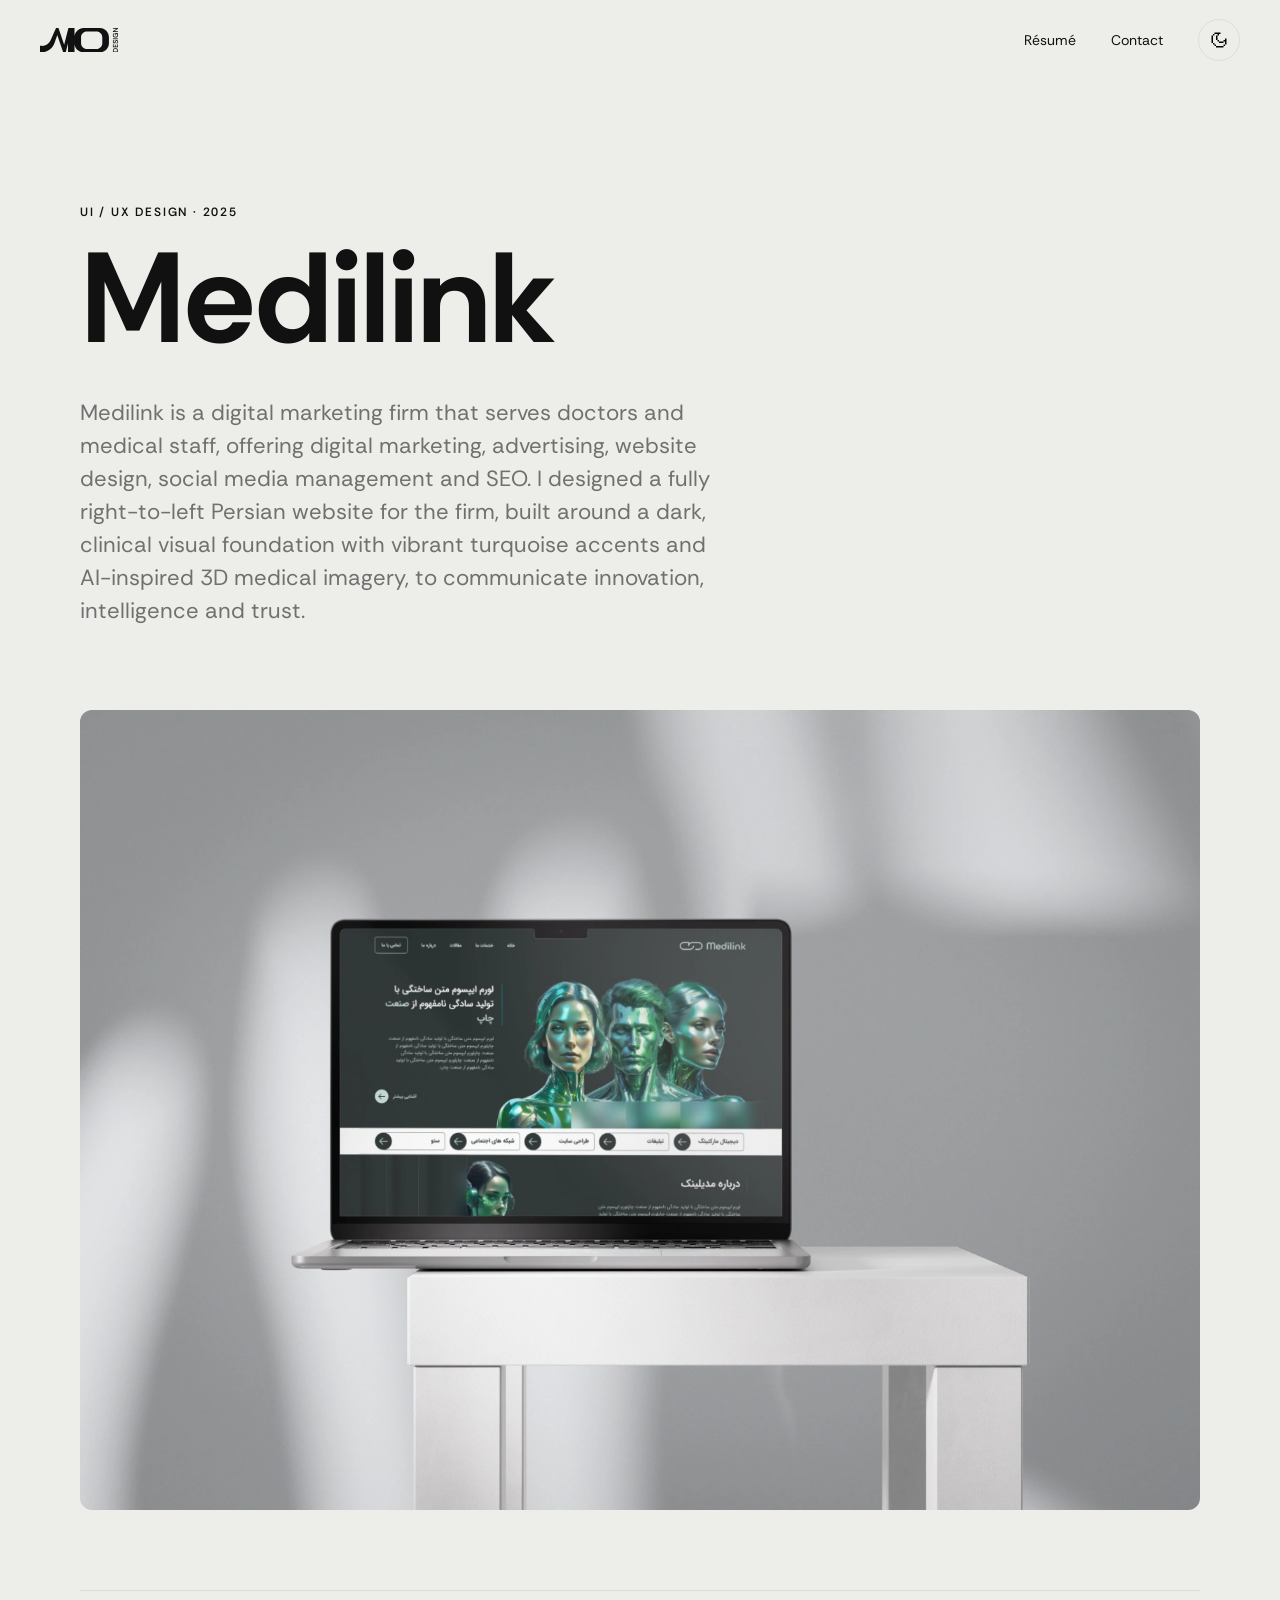
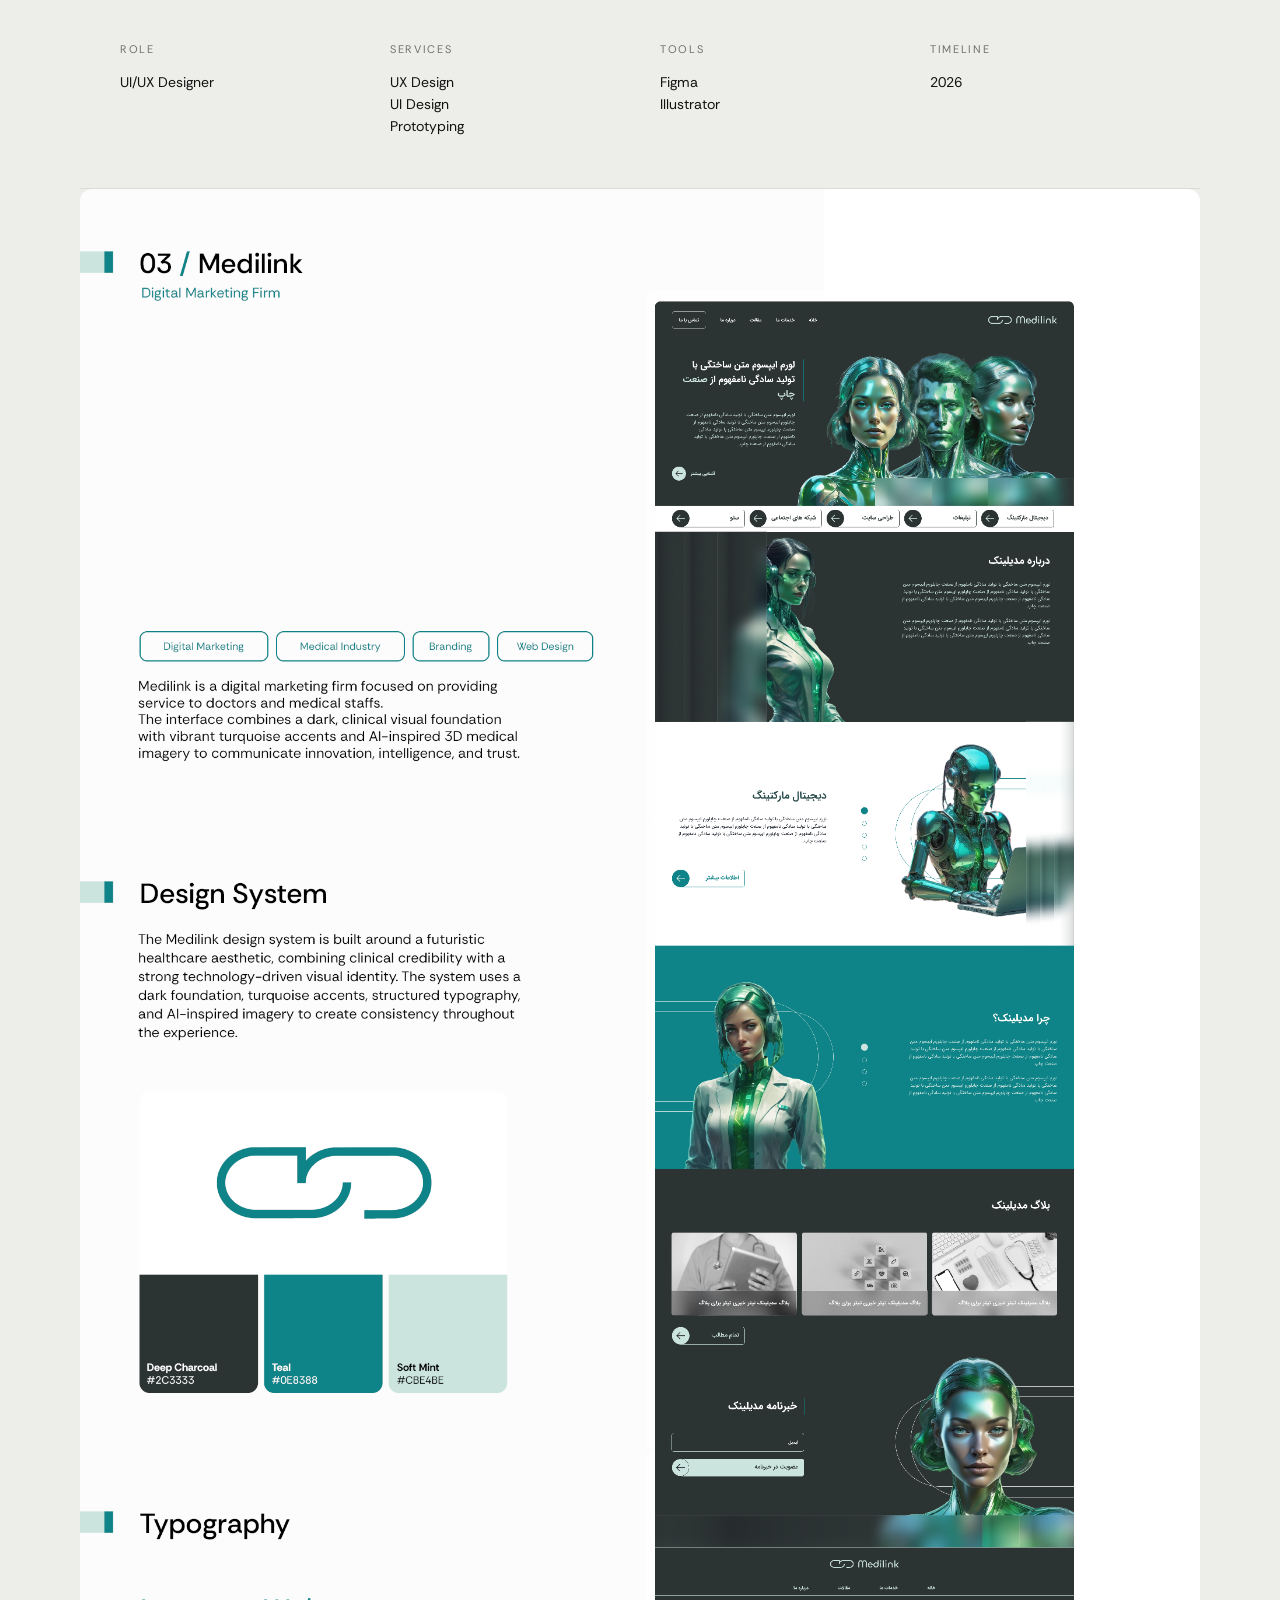
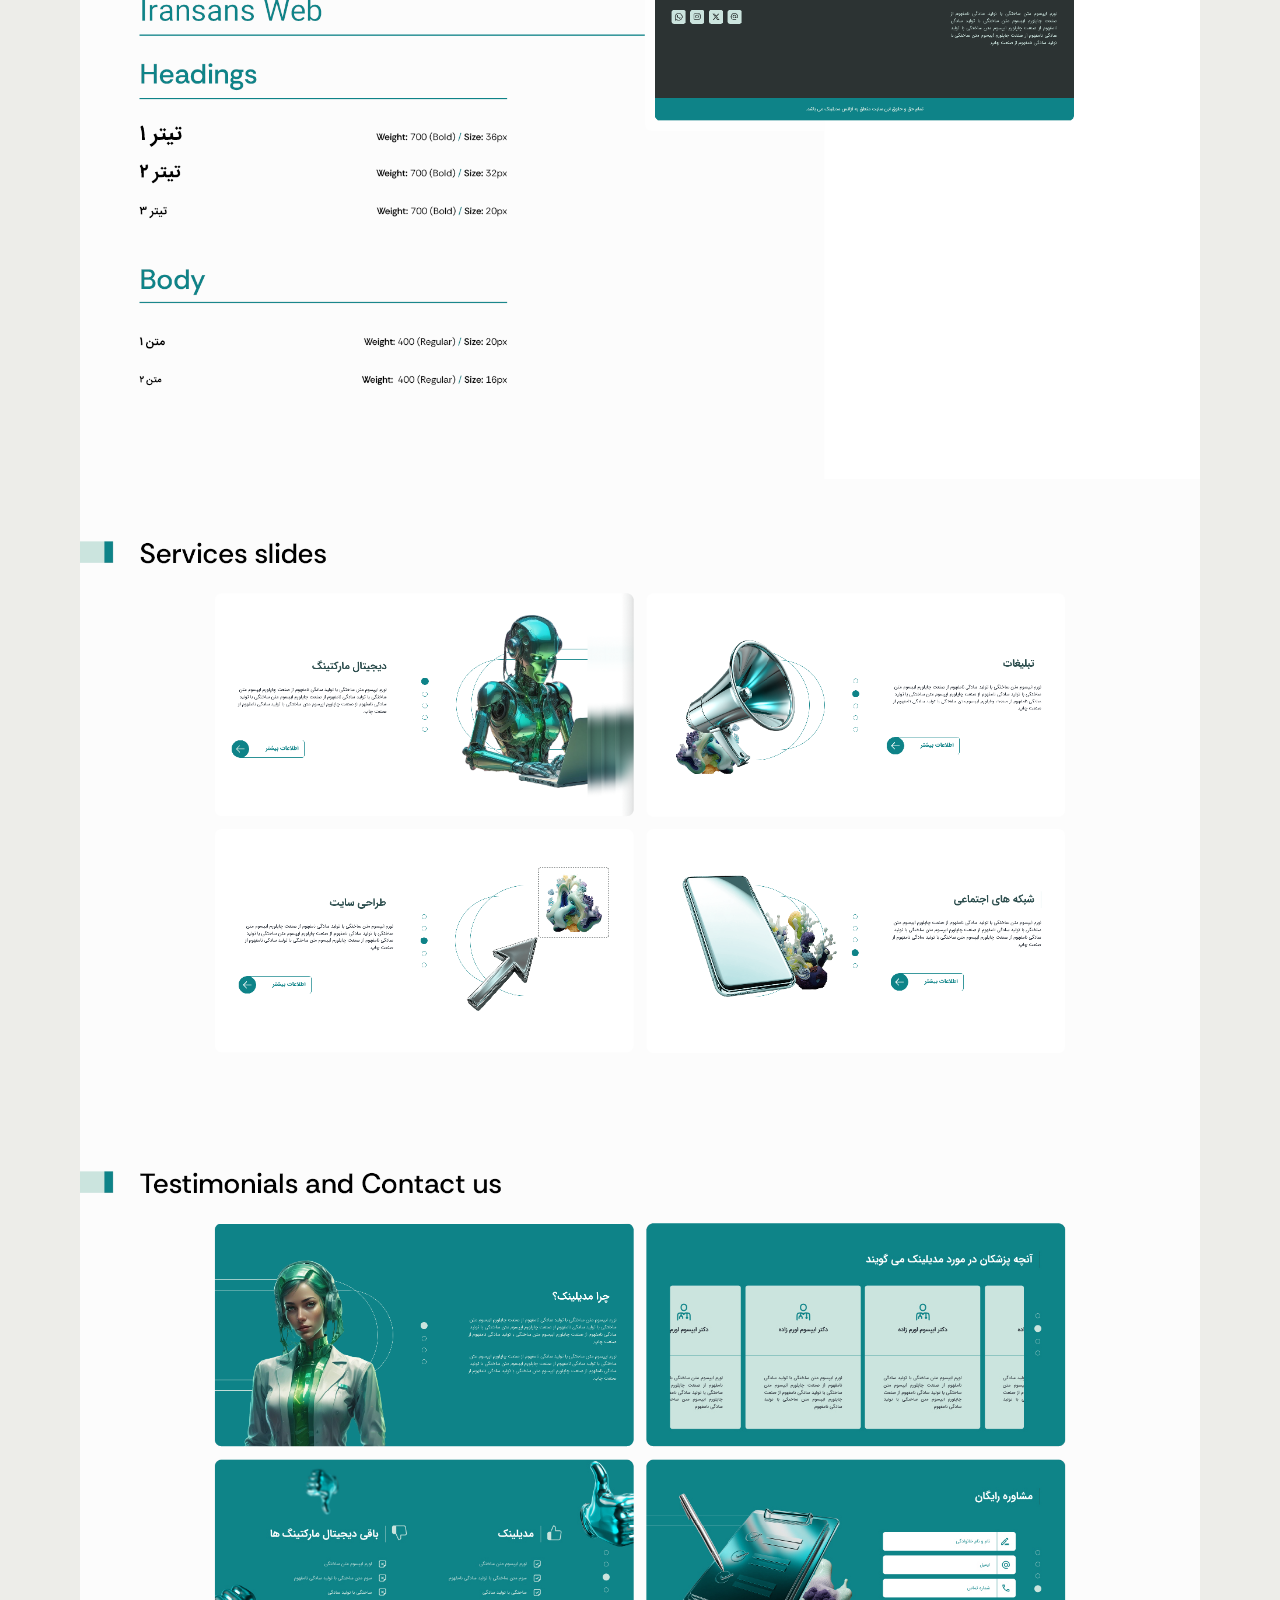
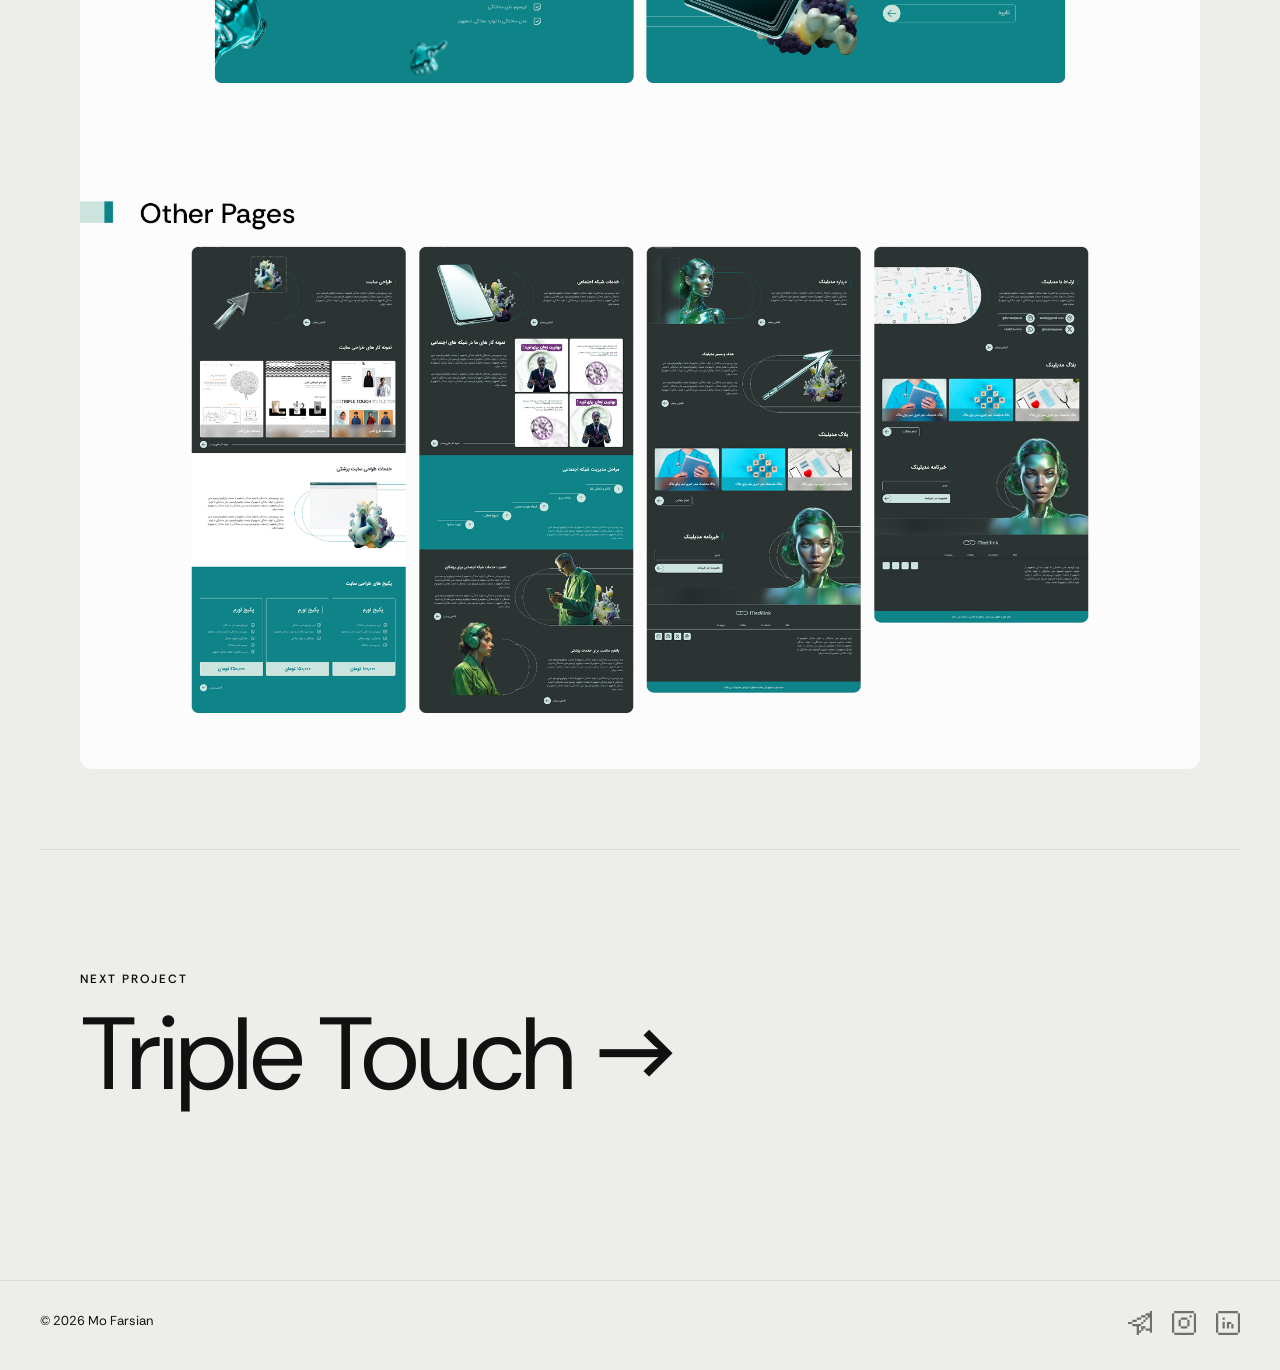
<file: Projects/Medilink.html>
<!DOCTYPE html>
<html lang="en">

<head>

    <meta charset="UTF-8">

    <meta
        name="viewport"
        content="width=device-width, initial-scale=1.0"
    >

    <title>Mo. Farsian — UI/UX Designer</title>

    <script>
  const savedTheme = localStorage.getItem("theme");

  const systemPrefersDark =
    window.matchMedia("(prefers-color-scheme: dark)").matches;

  const theme = savedTheme ||
    (systemPrefersDark ? "dark" : "light");

  document.documentElement.setAttribute(
    "data-theme",
    theme
  );
</script>

<script src="../script.js"></script>

    <link rel="stylesheet" href="../style.css">
    <link rel="icon" type="image/x-icon" href="../Images/favicons/favicon.ico">
<link rel="icon" type="image/png" sizes="16x16" href="../Images/favicons/favicon-16x16.png">
<link rel="icon" type="image/png" sizes="32x32" href="../Images/favicons/favicon-32x32.png">
<link rel="apple-touch-icon" sizes="180x180" href="../Images/favicons/apple-touch-icon.png">
<link rel="icon" type="image/png" sizes="192x192" href="../Images/favicons/android-chrome-192x192.png">
<link rel="icon" type="image/png" sizes="512x512" href="../Images/favicons/android-chrome-512x512.png">
<meta name="theme-color" content="#ffffff">

</head>


<body>


    <!-- Navigation -->

    <header class="navbar">
        <a href="../index.html" class="mo-logo">
<svg id="Layer_2" data-name="Layer 2" xmlns="http://www.w3.org/2000/svg" viewBox="0 0 513.45 160.19">
  <g id="Layer_1-2" data-name="Layer 1">
    <path d="M393.83,0h-107.16c-30.55,0-55.82,24.55-59.52,54.12V0h-40.21l-27.93,110.62L121.69,0h-16.21s-34.4,78.73-37.21,84.76c-10.06,19.81-31.52,33.11-53.47,33.11-1.35,0-14.79-.96-14.79-.96v43.28h10c33.77,0,64.35-18.42,79.88-48.37,4.36-7.42,23.71-66.4,23.71-66.4l38.98,114.76h16.84l15.04-60.45v60.45h42.71v-53.02c3.69,29.57,28.97,53.02,59.52,53.02h107.16c33.08,0,60-27.41,60-60.5v-38.1c0-33.08-26.92-61.6-60-61.6ZM270.38,61.6c0-20.95,17.05-38,38-38h63.74c20.95,0,38,17.05,38,38v38.1c0,20.95-17.05,38-38,38h-63.74c-20.95,0-38-17.05-38-38v-38.1Z"/>
    <g>
      <path d="M512.89,160.19h-32.69v-10.79c0-3.89.68-7.08,2.03-9.55,1.35-2.47,3.26-4.3,5.72-5.49,2.46-1.18,5.34-1.77,8.64-1.77s6.36.63,8.8,1.89,4.31,3.14,5.58,5.63c1.28,2.49,1.91,5.59,1.91,9.29v10.79ZM508.36,154.87v-5.28c0-2.86-.47-5.14-1.4-6.84-.93-1.7-2.29-2.9-4.06-3.62-1.77-.72-3.88-1.07-6.3-1.07-4.08,0-7.08.93-9.01,2.8-1.93,1.87-2.9,4.78-2.9,8.73v5.28h23.68Z"/>
      <path d="M512.89,127.46h-32.69v-20.74h4.48v15.41h8.73v-13.31h4.44v13.31h10.55v-15.41h4.48v20.74Z"/>
      <path d="M513.45,90.23c0,2.24-.4,4.28-1.19,6.12s-1.96,3.29-3.5,4.37c-1.54,1.07-3.45,1.63-5.72,1.66v-5.56c1.74-.03,3.17-.64,4.27-1.82,1.11-1.18,1.66-2.76,1.66-4.72,0-1.74-.4-3.14-1.22-4.2-.81-1.06-1.95-1.59-3.41-1.59-.84,0-1.55.14-2.13.42-.58.28-1.09.75-1.54,1.4s-.89,1.53-1.31,2.62c-.42,1.09-.91,2.48-1.47,4.16-.65,1.96-1.41,3.57-2.27,4.81-.86,1.25-1.85,2.16-2.99,2.73-1.14.58-2.4.86-3.81.86-1.99,0-3.67-.47-5.04-1.42-1.37-.95-2.4-2.24-3.11-3.88-.7-1.64-1.05-3.45-1.05-5.44s.36-3.85,1.07-5.46,1.77-2.93,3.15-3.92c1.39-1,3.07-1.51,5.07-1.54v5.65c-1.34,0-2.48.5-3.41,1.49-.93,1-1.4,2.32-1.4,3.97-.03,1.4.33,2.59,1.07,3.57.75.98,1.84,1.47,3.27,1.47,1,0,1.82-.32,2.48-.96.65-.64,1.23-1.55,1.73-2.73.5-1.18,1.04-2.62,1.64-4.3.34-1.03.75-2.08,1.21-3.15.47-1.07,1.07-2.05,1.8-2.94.73-.89,1.63-1.61,2.71-2.17,1.07-.56,2.4-.84,3.99-.84,1.96,0,3.65.51,5.07,1.52,1.42,1.01,2.5,2.37,3.25,4.09s1.12,3.63,1.12,5.74Z"/>
      <path d="M512.89,73.84h-32.69v-5.32h32.69v5.32Z"/>
      <path d="M513.45,48.01c0,3.11-.71,5.82-2.13,8.1-1.42,2.29-3.39,4.07-5.91,5.35-2.52,1.28-5.43,1.91-8.73,1.91s-6.1-.62-8.69-1.87c-2.58-1.25-4.62-3.07-6.12-5.49s-2.24-5.36-2.24-8.85c0-3.77.91-6.9,2.73-9.39,1.82-2.49,4.32-4.11,7.5-4.86v5.98c-1.65.47-2.96,1.41-3.92,2.83-.96,1.42-1.45,3.23-1.45,5.44,0,2.34.51,4.31,1.54,5.91,1.03,1.6,2.45,2.82,4.27,3.64,1.82.82,3.96,1.24,6.42,1.24s4.55-.41,6.35-1.24c1.81-.82,3.2-2.02,4.18-3.57.98-1.56,1.47-3.41,1.47-5.56,0-3.02-.82-5.32-2.45-6.91-1.64-1.59-3.84-2.55-6.61-2.9v10.83h-4.39v-16.3h17.61v4.86l-4.67.42c1.68,1.12,2.97,2.49,3.88,4.11.9,1.62,1.35,3.72,1.35,6.31Z"/>
      <path d="M512.89,26.67h-32.69v-5.32l23.96-16.02h-23.96V0h32.69v5.32l-23.91,16.02h23.91v5.32Z"/>
    </g>
  </g>
</svg>
        </a>
        
        <nav class="nav-links">

            <a href="Files/CV.pdf" download>
                Résumé
            </a>

            <a href="mailto:mofarsian.designs@email.com">
                Contact
            </a>


            <button class="theme-toggle" id="theme-toggle" aria-label="Switch to night mode">
  <img
    class="theme-icon theme-icon-light"
    src="../Images/icons/moon.svg"
    alt=""
  >

  <img
    class="theme-icon theme-icon-dark"
    src="../Images/icons/sun.svg"
    alt=""
  >
</button>

        </nav>

    </header>



    <main>


        <!-- =================================
             CASE STUDY HERO
        ================================== -->

        <section class="case-hero">

            <p class="eyebrow">
                UI / UX DESIGN · 2025
            </p>

            <h1>
                Medilink
            </h1>

            <p class="case-intro">
                Medilink is a digital marketing firm that serves doctors and medical staff, offering digital marketing, advertising, website design, social media management and SEO. I designed a fully right-to-left Persian website for the firm, built around a dark, clinical visual foundation with vibrant turquoise accents and AI-inspired 3D medical imagery, to communicate innovation, intelligence and trust.
            </p>

        </section>



        <!-- =================================
             HERO IMAGE
        ================================== -->

        <section class="case-image">

            <img
                src="../Images/medilink/medilink-thumbnail.webp"
                alt="Project One interface"
                style="border-radius: 12px;"
            >

        </section>



        <!-- =================================
             PROJECT INFORMATION
        ================================== -->

        <section class="project-meta">

            <div>

                <p class="meta-label">
                    ROLE
                </p>

                <p>
                    UI/UX Designer
                </p>

            </div>


            <div>

                <p class="meta-label">
                    SERVICES
                </p>

                <p>
                    UX Design<br>
                    UI Design<br>
                    Prototyping
                </p>

            </div>


            <div>

                <p class="meta-label">
                    TOOLS
                </p>

                <p>
                    Figma<br>
                    Illustrator
                </p>

            </div>


            <div>

                <p class="meta-label">
                    TIMELINE
                </p>

                <p>
                    2026
                </p>

            </div>

        </section>



        <!-- =================================
             OVERVIEW
        ================================== -->

        <!-- <section class="case-section">

            <div class="case-label">
                <p class="eyebrow">
                    01 — OVERVIEW
                </p>
            </div>


            <div class="case-content">

                <h2>
                    Creating a clearer
                    experience.
                </h2>

                <p>
                    Project One is a digital product designed
                    to provide users with a simple and intuitive
                    way to accomplish their goals.
                </p>

                <p>
                    The project focused on reducing unnecessary
                    complexity while creating a consistent and
                    visually engaging interface.
                </p>

            </div>

        </section> -->



        <!-- =================================
             THE PROBLEM
        ================================== -->

        <!-- <section class="case-section">

            <div class="case-label">

                <p class="eyebrow">
                    02 — THE PROBLEM
                </p>

            </div>


            <div class="case-content">

                <h2>
                    What problem were
                    we solving?
                </h2>

                <p>
                    Users were faced with an interface that
                    contained too much information and did not
                    provide a clear visual hierarchy.
                </p>

                <p>
                    This made important actions harder to find
                    and increased the amount of effort required
                    to complete common tasks.
                </p>

            </div>

        </section> -->



        <!-- =================================
             GOALS
        ================================== -->

        <!-- <section class="case-section">

            <div class="case-label">

                <p class="eyebrow">
                    03 — DESIGN GOALS
                </p>

            </div>


            <div class="case-content">

                <h2>
                    Three principles
                    guided the design.
                </h2>


                <div class="goals">

                    <div class="goal">

                        <span>
                            01
                        </span>

                        <h3>
                            Simplicity
                        </h3>

                        <p>
                            Reduce unnecessary complexity
                            and make important actions clear.
                        </p>

                    </div>


                    <div class="goal">

                        <span>
                            02
                        </span>

                        <h3>
                            Clarity
                        </h3>

                        <p>
                            Establish a strong visual hierarchy
                            that helps users understand the interface.
                        </p>

                    </div>


                    <div class="goal">

                        <span>
                            03
                        </span>

                        <h3>
                            Consistency
                        </h3>

                        <p>
                            Create reusable patterns and components
                            throughout the experience.
                        </p>

                    </div>

                </div>

            </div>

        </section> -->



        <!-- =================================
             USER FLOW
        ================================== -->

        <!-- <section class="case-section">

            <div class="case-label">

                <p class="eyebrow">
                    04 — USER FLOW
                </p>

            </div>


            <div class="case-content">

                <h2>
                    Mapping the experience.
                </h2>

                <p>
                    Before designing the final interface,
                    I mapped the main user journey to understand
                    the steps required to complete the core task.
                </p>


                <div class="case-placeholder">

                    USER FLOW IMAGE

                </div>

            </div>

        </section> -->



        <!-- =================================
             WIREFRAMES
        ================================== -->

        <!-- <section class="case-section">

            <div class="case-label">

                <p class="eyebrow">
                    05 — WIREFRAMES
                </p>

            </div>


            <div class="case-content">

                <h2>
                    From structure to interface.
                </h2>

                <p>
                    Low-fidelity wireframes were used to explore
                    different layouts and establish the information
                    hierarchy before introducing visual styling.
                </p>


                <div class="case-image-small">

                    <img
                        src="../Images/rafiji-01.png"
                        alt="Project One wireframes"
                    >

                </div>

            </div>

        </section> -->



        <!-- =================================
             DESIGN SYSTEM
        ================================== -->

        <!-- <section class="case-section">

            <div class="case-label">

                <p class="eyebrow">
                    06 — DESIGN SYSTEM
                </p>

            </div>


            <div class="case-content">

                <h2>
                    Building a consistent
                    visual language.
                </h2>

                <p>
                    A reusable design system was created to maintain
                    consistency across the interface.
                </p>


                <div class="case-image-small">

                    <img
                        src="./Images/rafiji-01.png"
                        alt="Project One design system"
                    >

                </div>

            </div>

        </section> -->



        <!-- =================================
             FINAL DESIGN
        ================================== -->

        <!-- <section class="case-section final-design">

            <div class="case-label">

                <p class="eyebrow">
                    07 — FINAL DESIGN
                </p>

            </div>


            <div class="case-content">

                <h2>
                    The final experience.
                </h2>

                <p>
                    The final interface combines the simplified
                    information architecture with a consistent
                    visual system and clear interaction patterns.
                </p>

            </div>

        </section> -->



        <!-- Large final image -->

        <section class="case-image">
            <img
                src="../Images/medilink/med-02.png"
                alt="Project One final interface"
                style="border-radius: 12px 12px 0 0;"
            >
            <img
                src="../Images/medilink/med-03.png"
                alt="Project One final interface"
            >
            <img
                src="../Images/medilink/med-04.png"
                alt="Project One final interface"
            >
            <img
                src="../Images/medilink/med-05.png"
                alt="Project One final interface"
            >
            <img
                src="../Images/medilink/med-06.png"
                alt="Project One final interface"
            >
            <img
                src="../Images/medilink/med-07.png"
                alt="Project One final interface"
                style="border-radius: 0 0 12px 12px;"
            >
        </section>



        <!-- =================================
             REFLECTION
        ================================== -->

        <!-- <section class="case-section">

            <div class="case-label">

                <p class="eyebrow">
                    08 — REFLECTION
                </p>

            </div>


            <div class="case-content">

                <h2>
                    What I learned.
                </h2>

                <p>
                    This project reinforced the importance of
                    establishing a clear structure before moving
                    into visual design.
                </p>

                <p>
                    It also highlighted how a well-defined design
                    system can make the interface more consistent
                    while making future design decisions easier.
                </p>

            </div>

        </section> -->



        <!-- =================================
             NEXT PROJECT
        ================================== -->

        <section class="next-project">

            <p class="eyebrow">
                NEXT PROJECT
            </p>

            <a href="Tripletouch.html">
                Triple Touch →
            </a>

        </section>


    </main>



    <!-- Footer -->

    <footer>

        <p>
            © 2026 Mo Farsian
        </p>


        <div>

            <a href="https://t.me/mofarsian_designs" target="_blank">
                <svg id="Layer_1" xmlns="http://www.w3.org/2000/svg" width="24" height="24" version="1.1" viewBox="0 0 29.3 29.3">
  <path d="M26.7,26.7h2.7V0h-2.7v2.7h-5.3v2.7h2.7v2.7h2.7v13.3h-5.3v2.7h5.3v2.7ZM0,16h5.3v-2.7H0v2.7ZM10.7,29.3h2.7v-2.7h2.7v-2.7h-2.7v-5.3h2.7v-2.7H5.3v2.7h5.3v10.7ZM5.3,13.3h5.3v-2.7h-5.3v2.7ZM16,24h2.7v-2.7h2.7v-2.7h-5.3v5.3ZM16,16h2.7v-2.7h-2.7v2.7ZM10.7,10.7h5.3v-2.7h-5.3v2.7ZM18.7,13.3h2.7v-2.7h-2.7v2.7ZM16,8h5.3v-2.7h-5.3v2.7ZM21.3,10.7h2.7v-2.7h-2.7v2.7Z"/>
</svg>
            </a>

            <a href="https://www.instagram.com/mofarsian?stkn=cG9hNnpwdHFveWpp" target="_blank">
                <svg id="Layer_1" xmlns="http://www.w3.org/2000/svg" width="24" height="24" version="1.1" viewBox="0 0 29.3 29.3">
  <path d="M2.7,2.7H0v24h2.7V2.7ZM2.7,2.7h24V0H2.7v2.7ZM2.7,29.3h24v-2.7H2.7v2.7ZM8,18.7h2.7v-8h-2.7v8ZM10.7,21.3h8v-2.7h-8v2.7ZM10.7,10.7h8v-2.7h-8v2.7ZM18.7,18.7h2.7v-8h-2.7v8ZM26.7,26.7h2.7V2.7h-2.7v24ZM21.3,8h2.7v-2.7h-2.7v2.7Z"/>
</svg>
            </a>

            <a href="https://www.linkedin.com/in/mohammad-farsian-610218201/" target="_blank">
                <svg id="Layer_1" width="24" height="24" xmlns="http://www.w3.org/2000/svg" version="1.1" viewBox="0 0 29.3 29.3">
  <path d="M0,2.7v24h2.7V2.7H0ZM2.7,26.7v2.7h24v-2.7H2.7ZM26.7,2.7v24h2.7V2.7h-2.7ZM2.7,0v2.7h24V0H2.7Z"/>
  <polygon points="18.7 13.3 18.7 16 16 16 16 21.3 13.3 21.3 13.3 13.3 18.7 13.3"/>
  <rect x="18.7" y="16" width="2.7" height="5.3"/>
  <rect x="8" y="8" width="2.7" height="2.7"/>
  <rect x="8" y="13.3" width="2.7" height="8"/>
</svg>
            </a>

        </div>

    </footer>


</body>

</html>
</file>
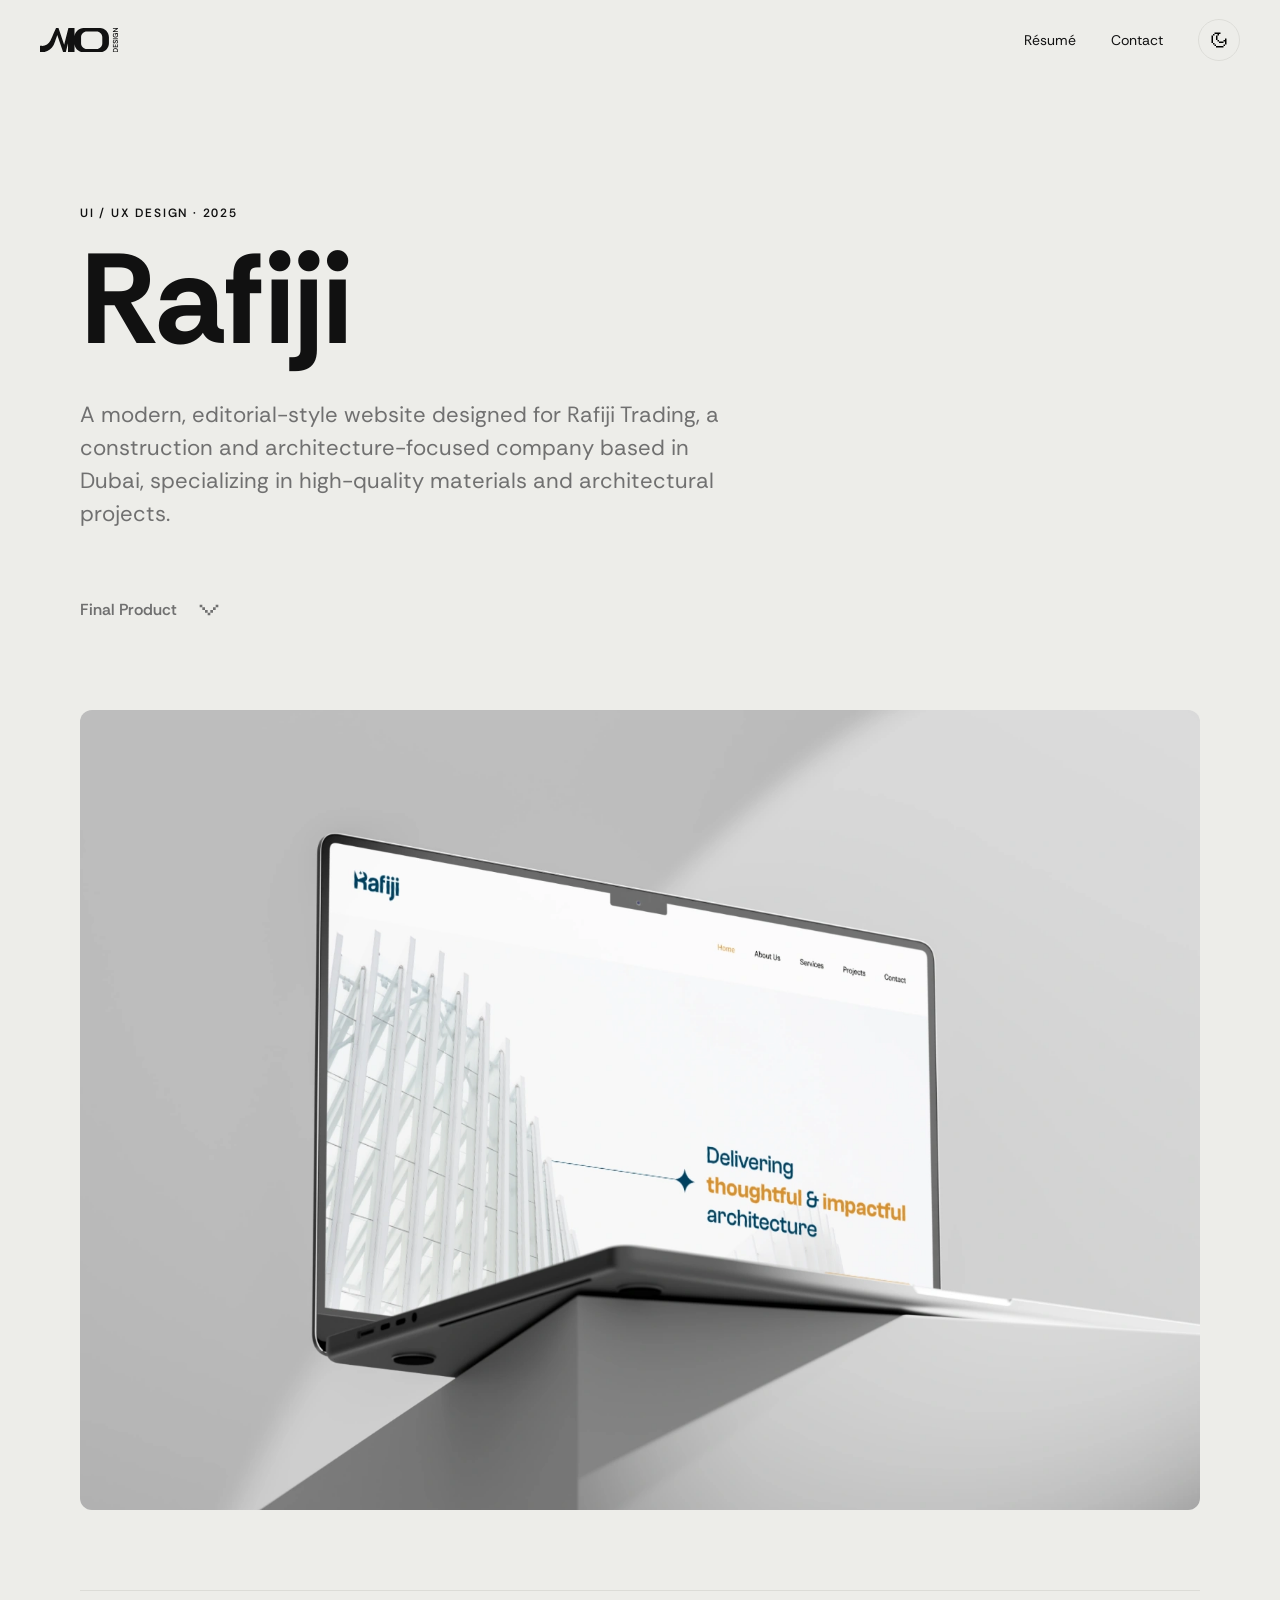
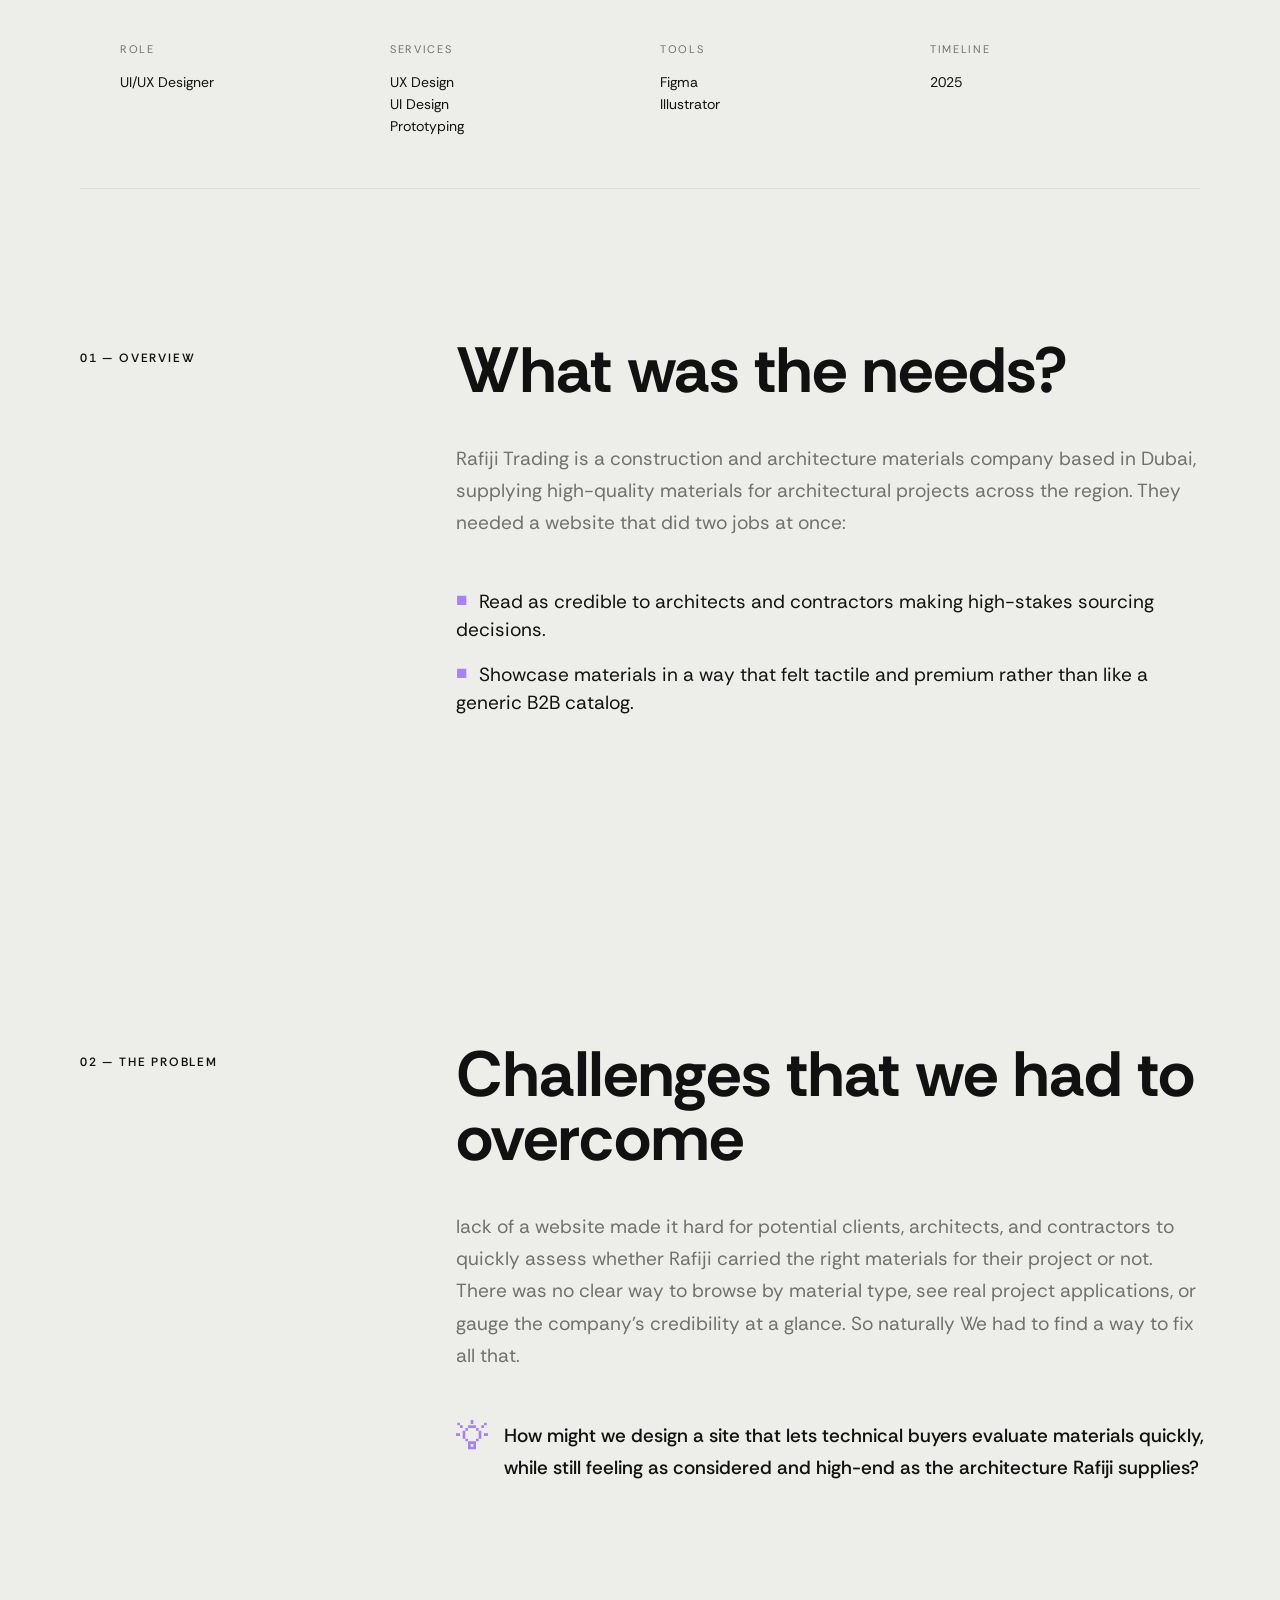
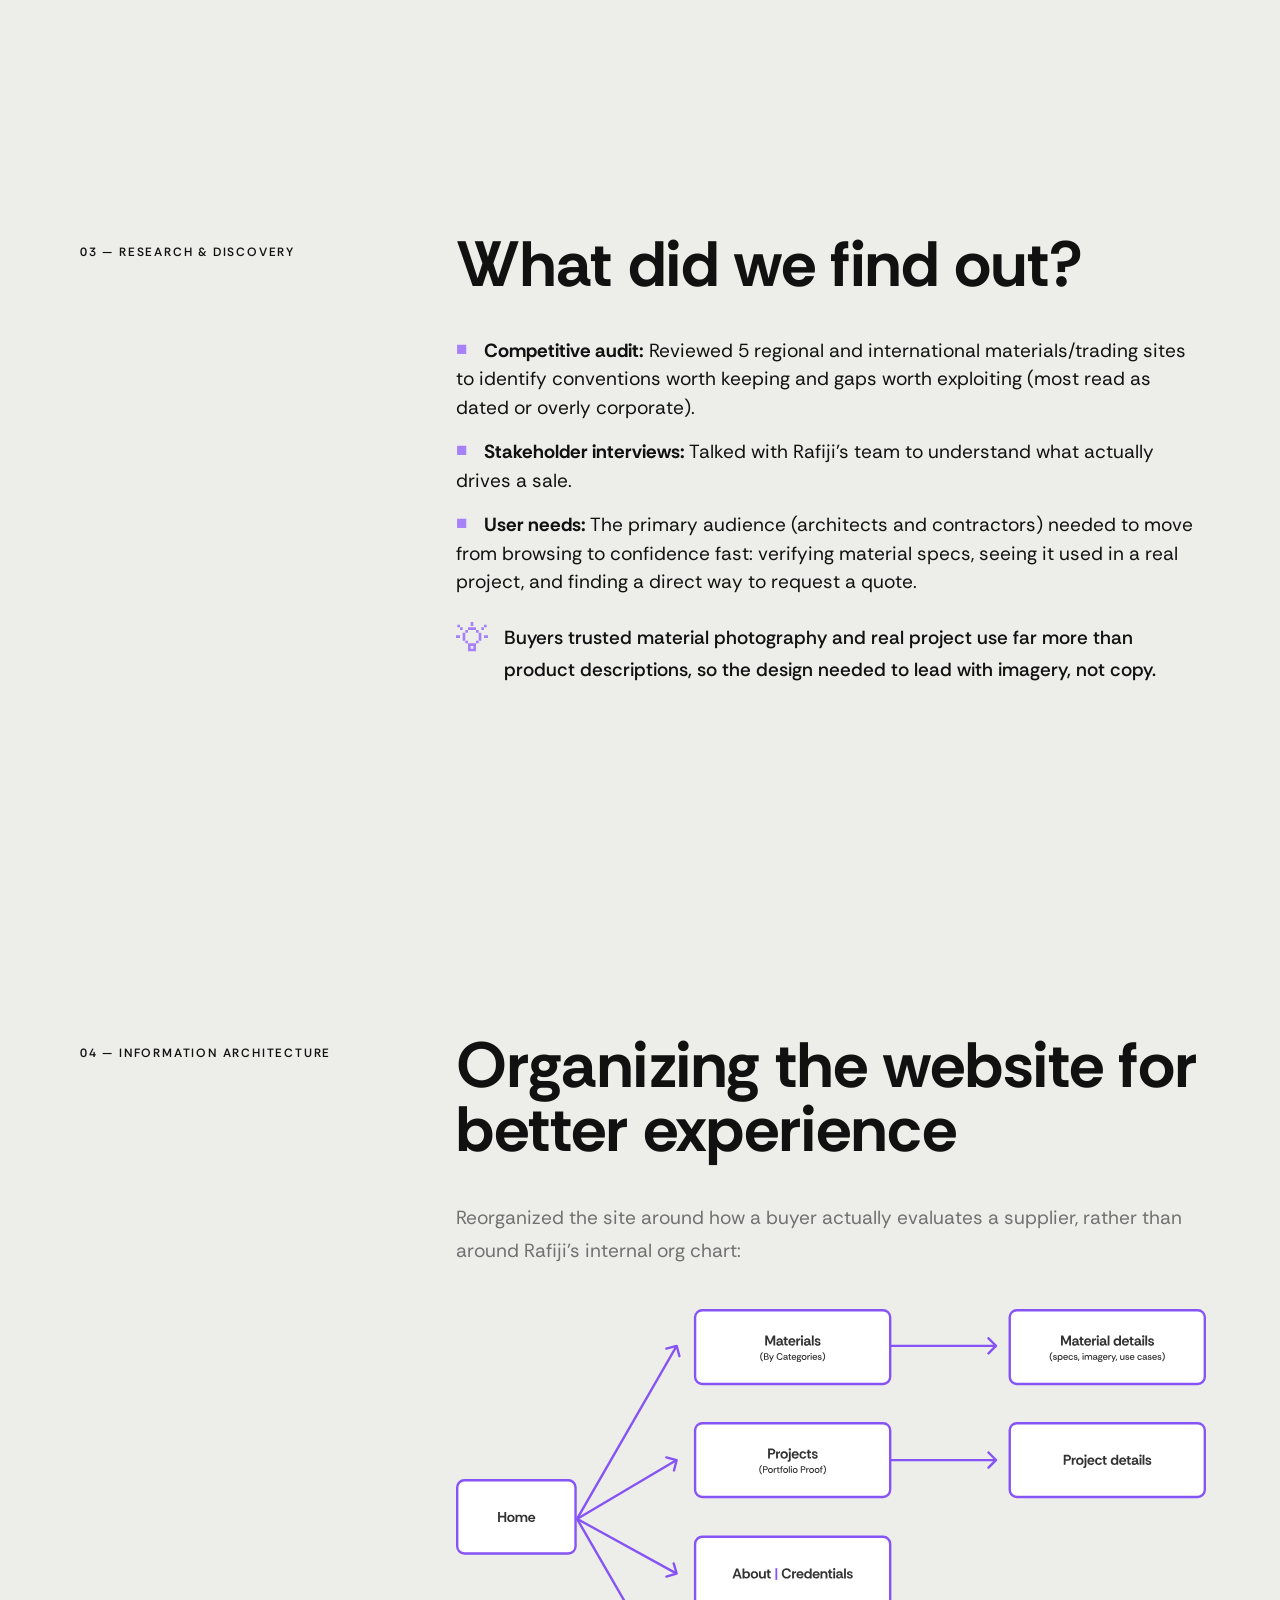
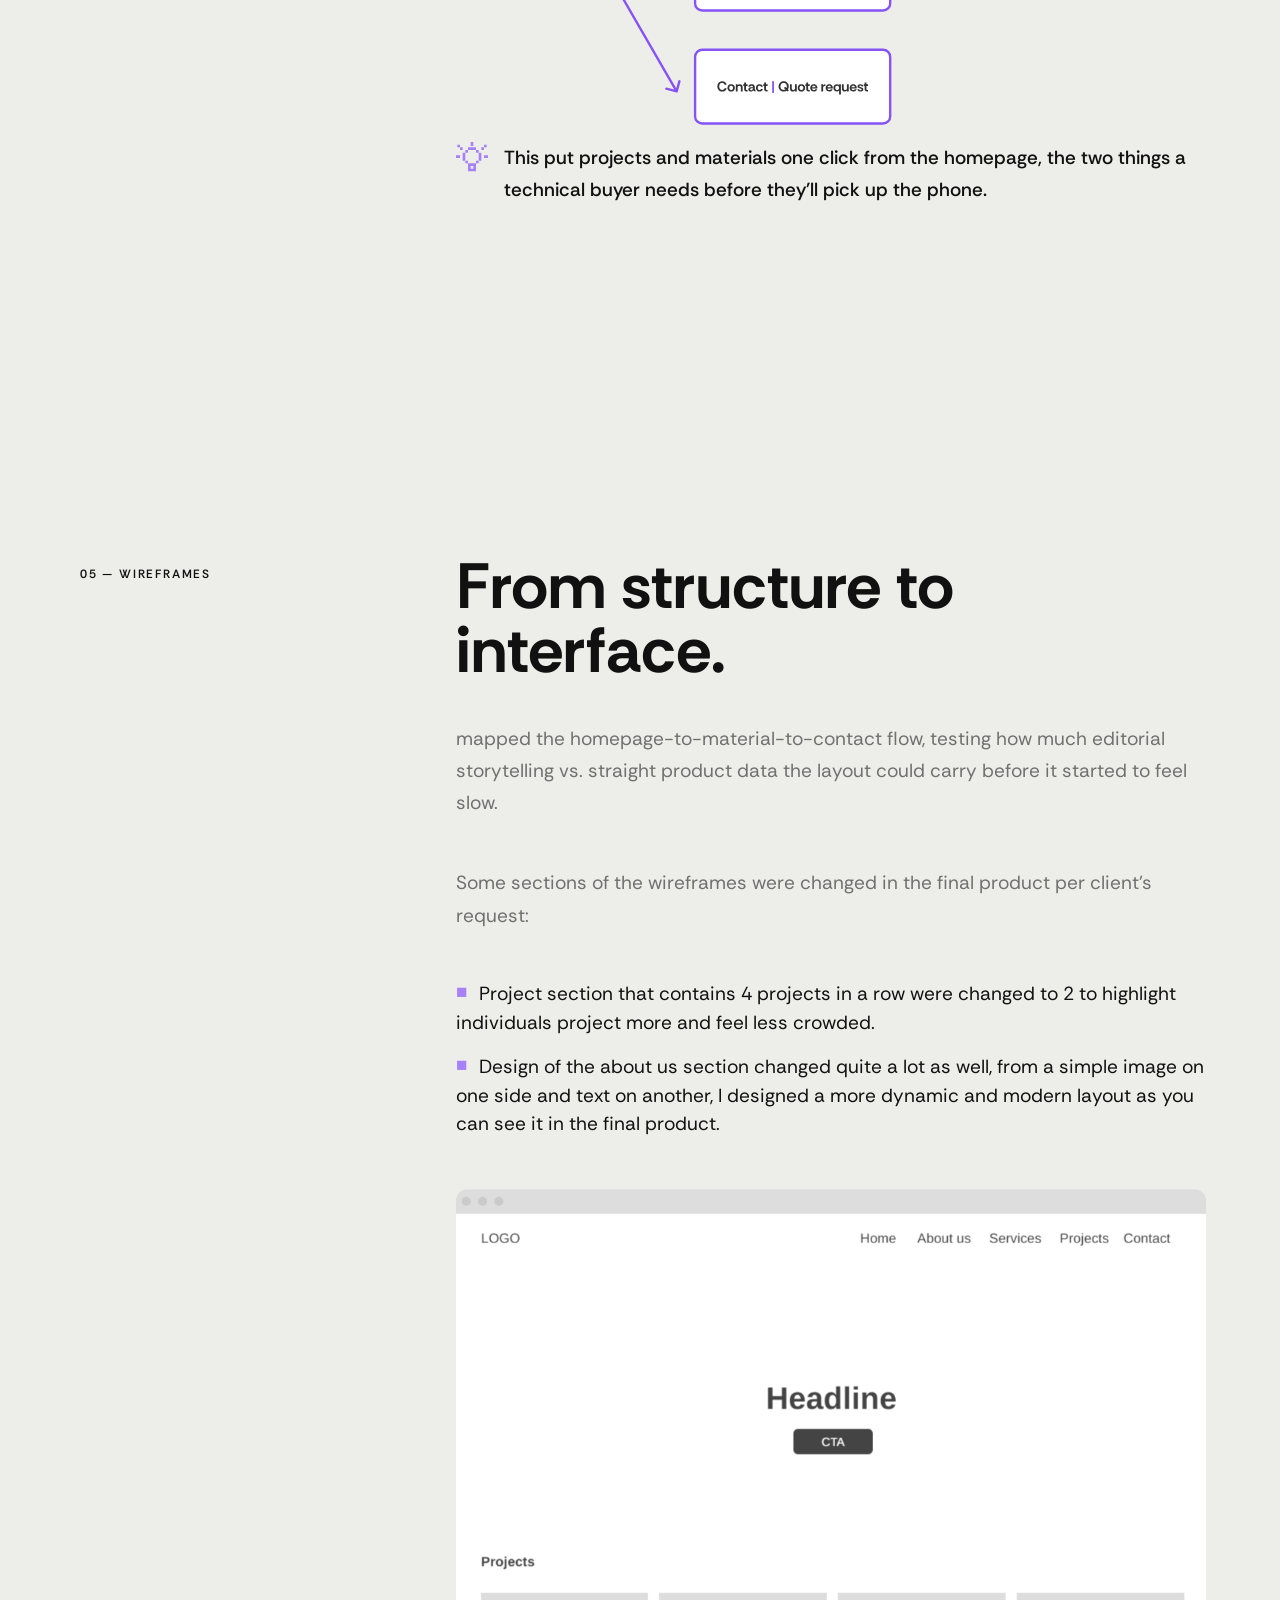
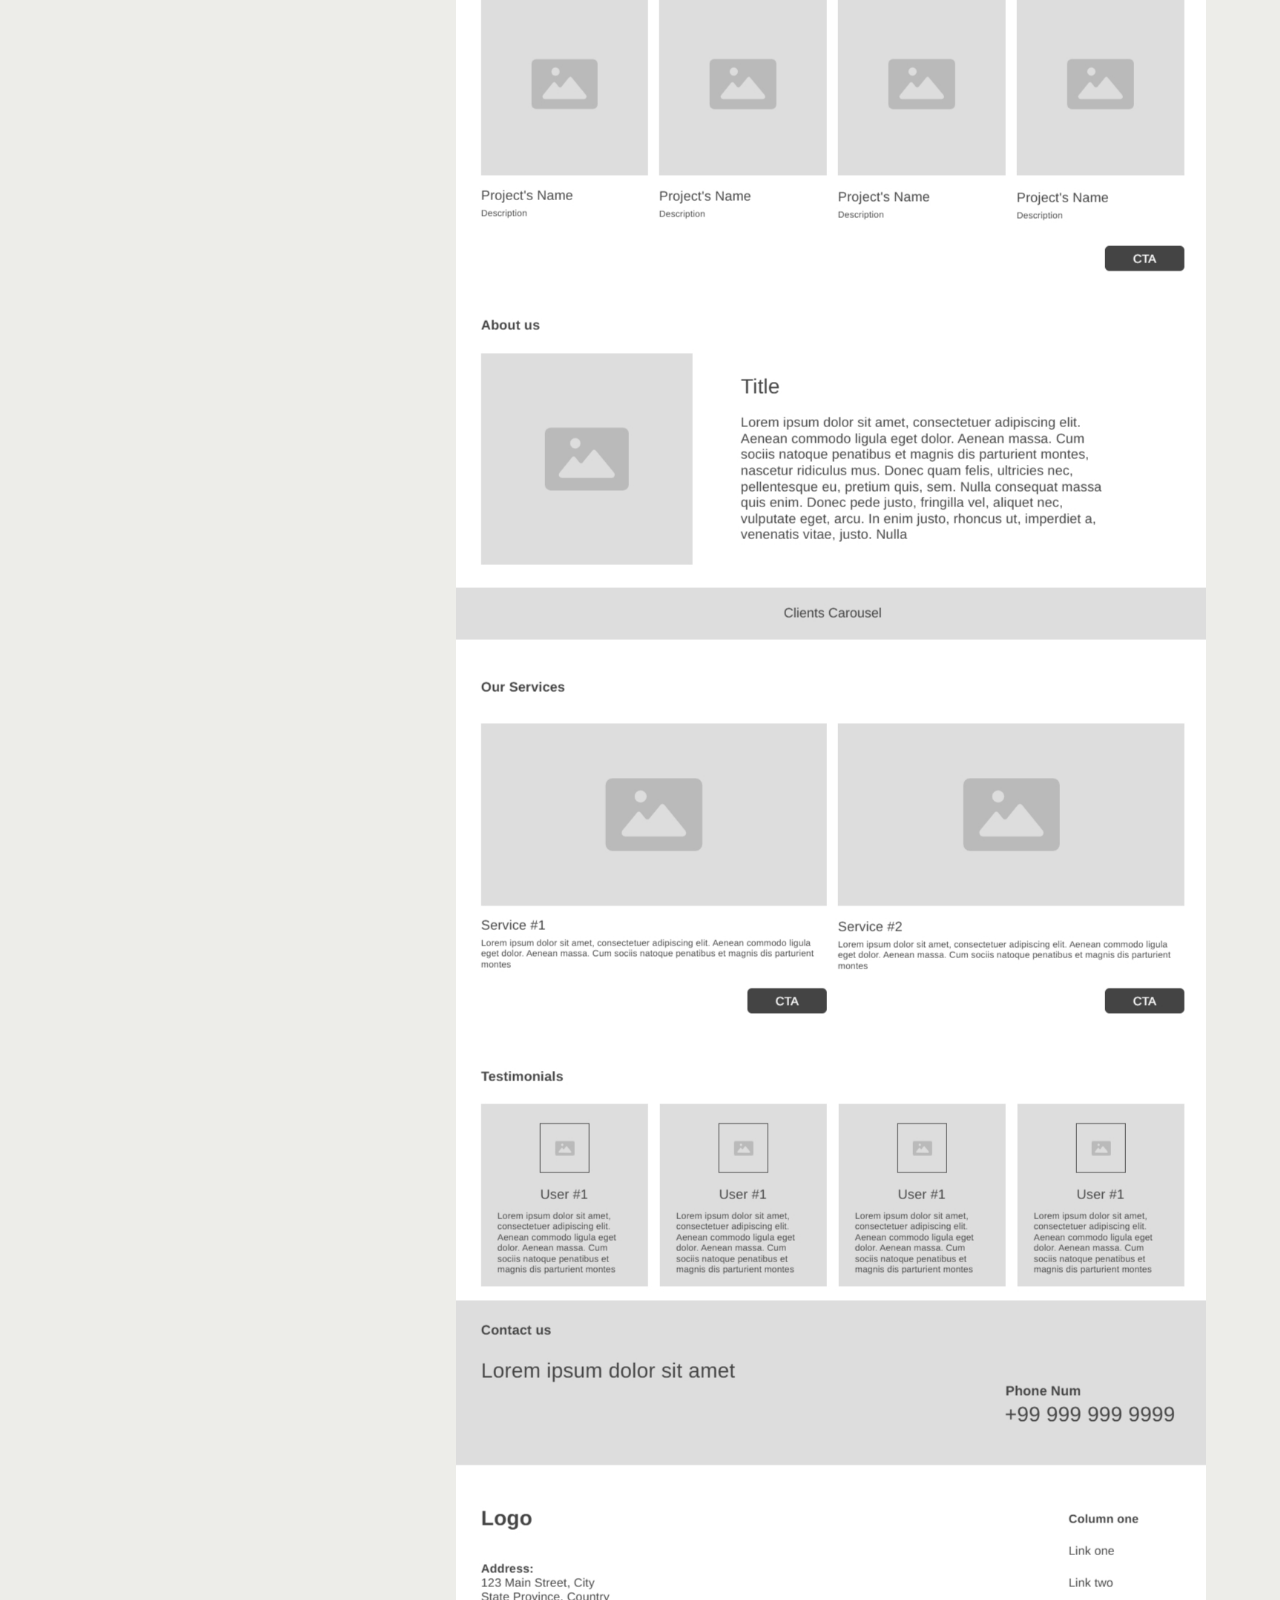
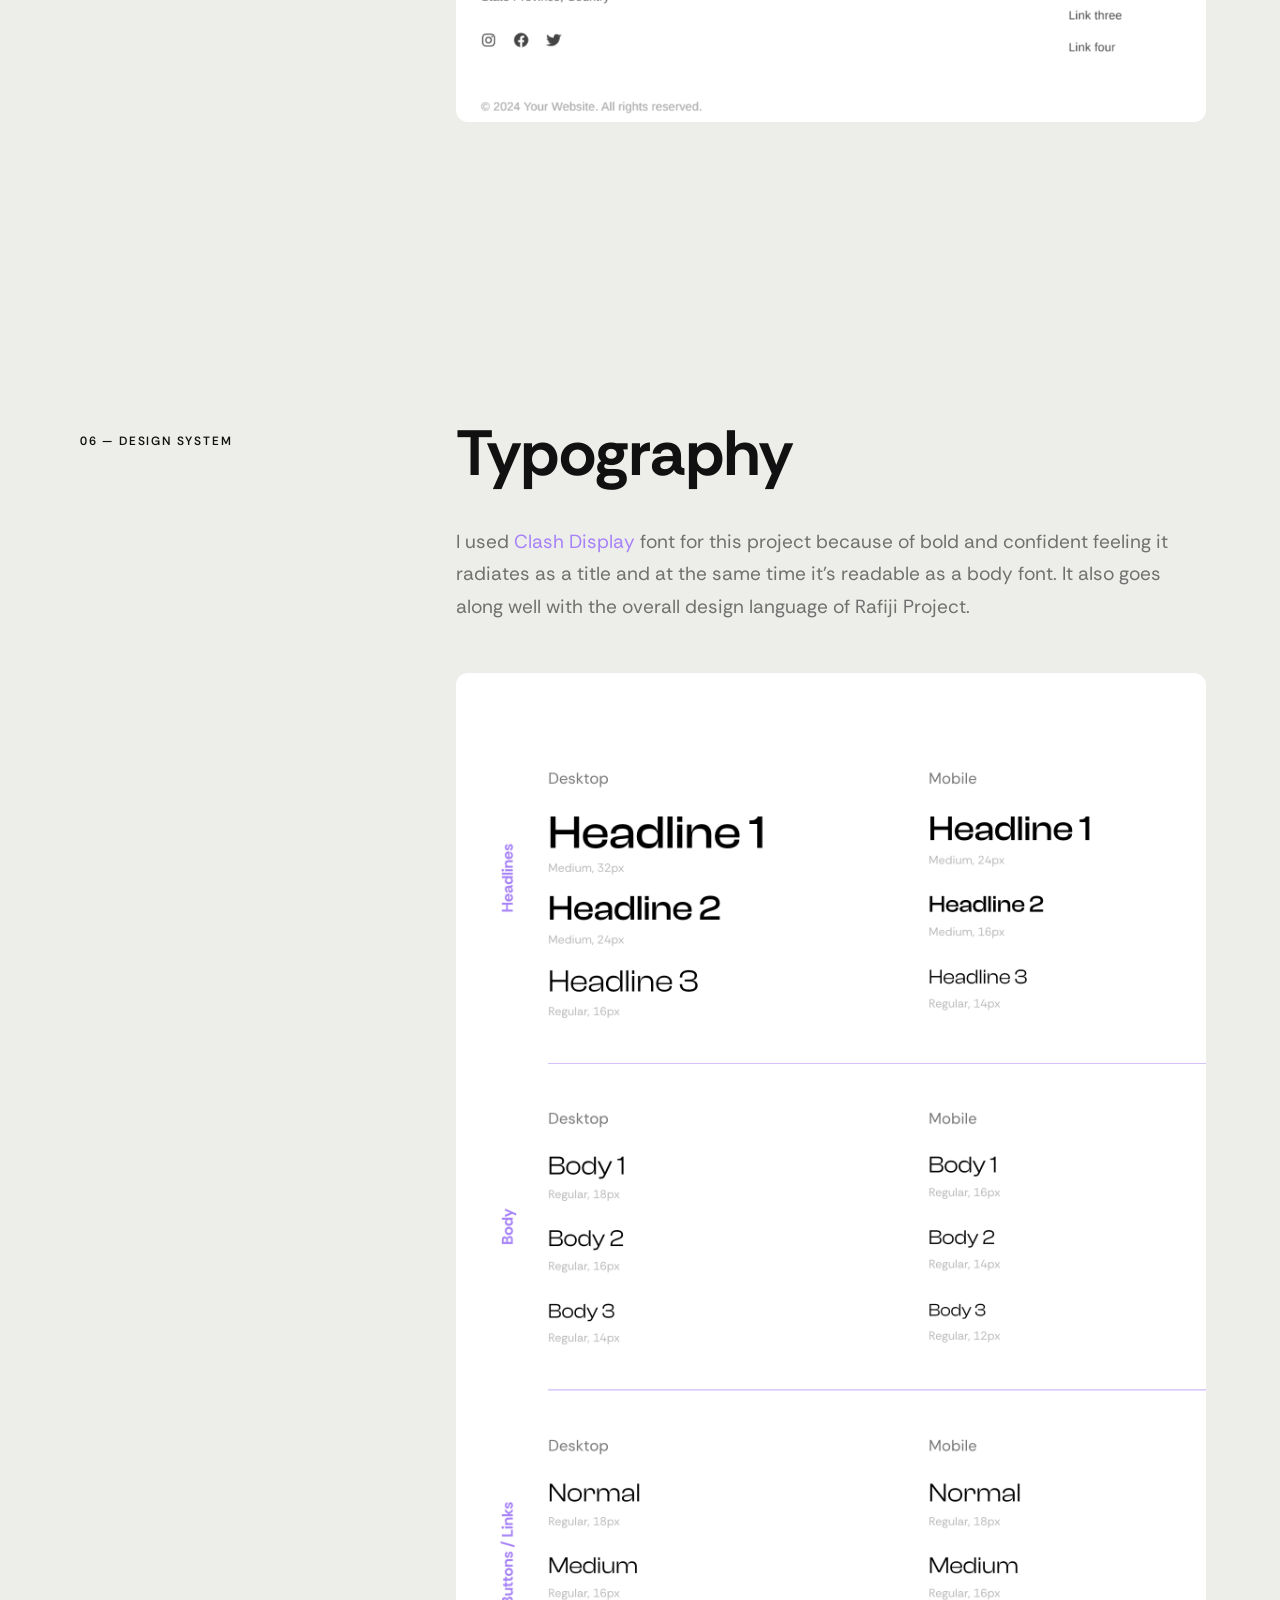
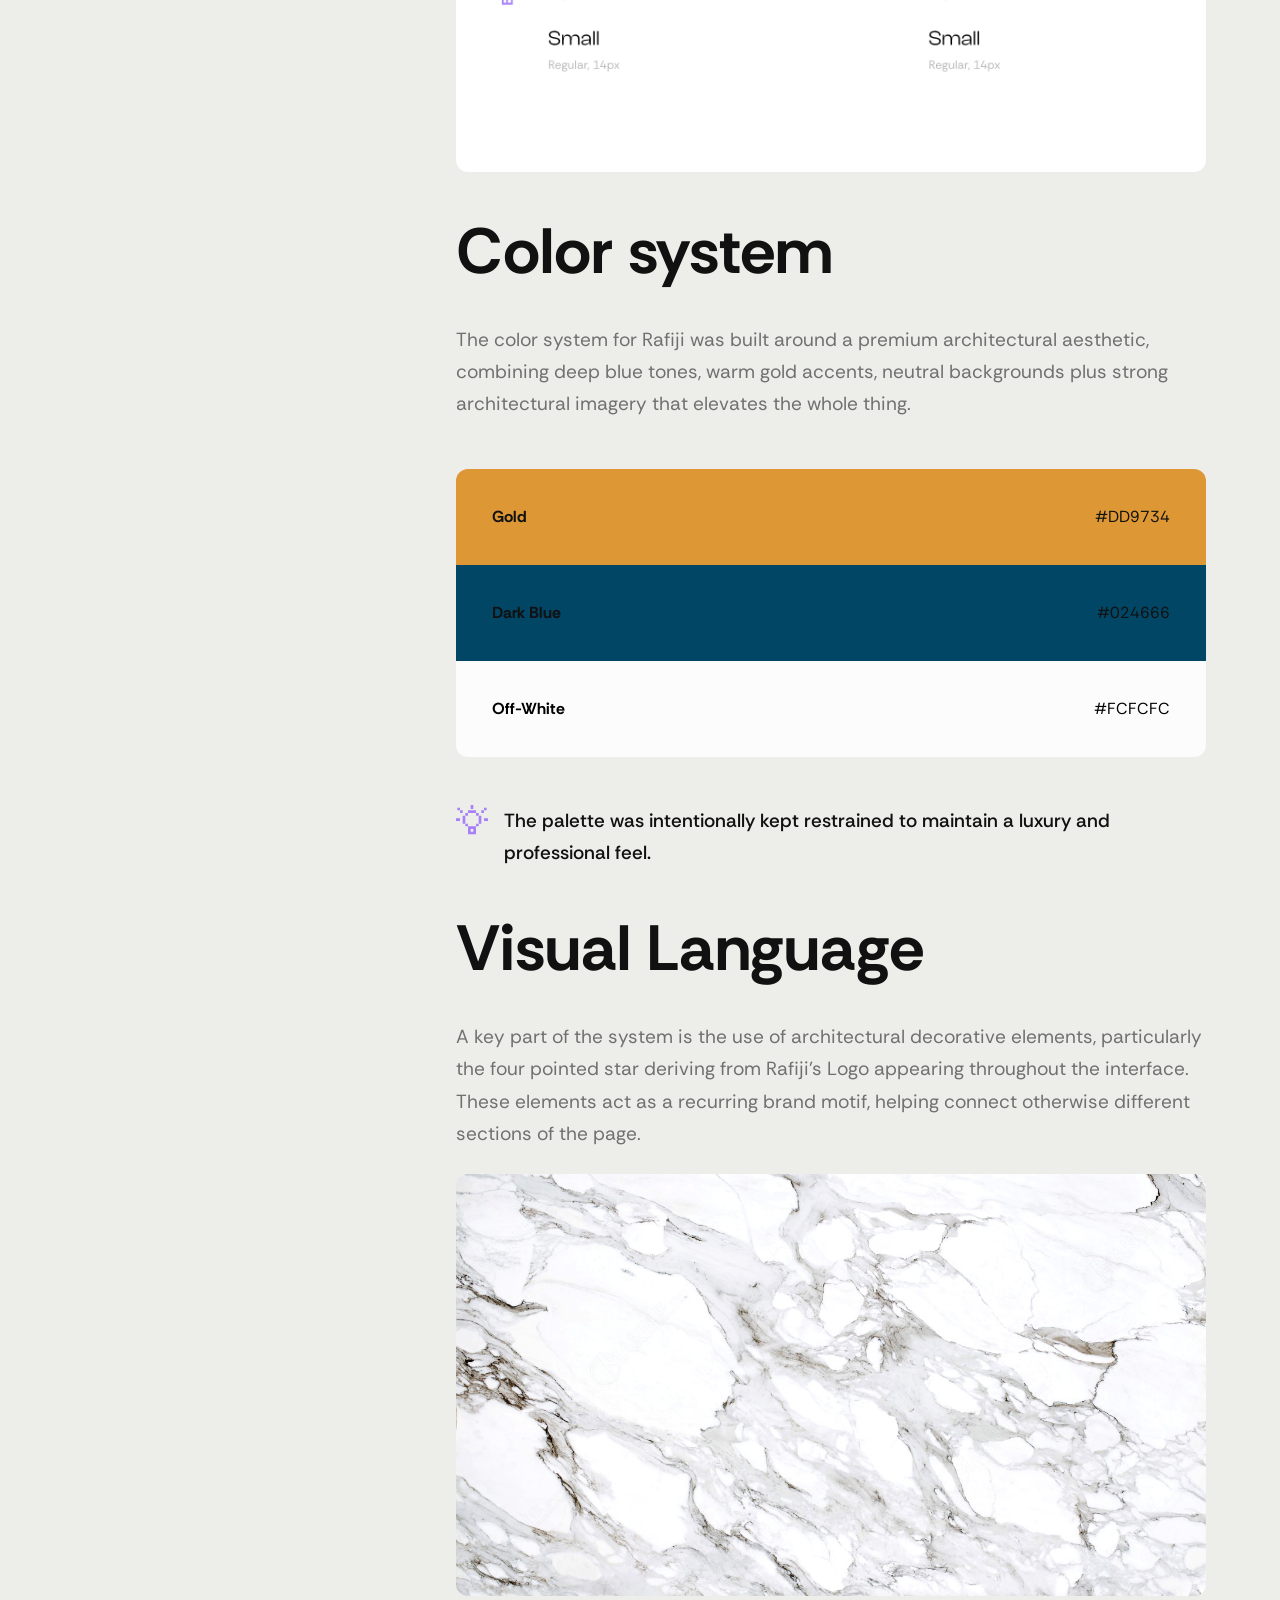
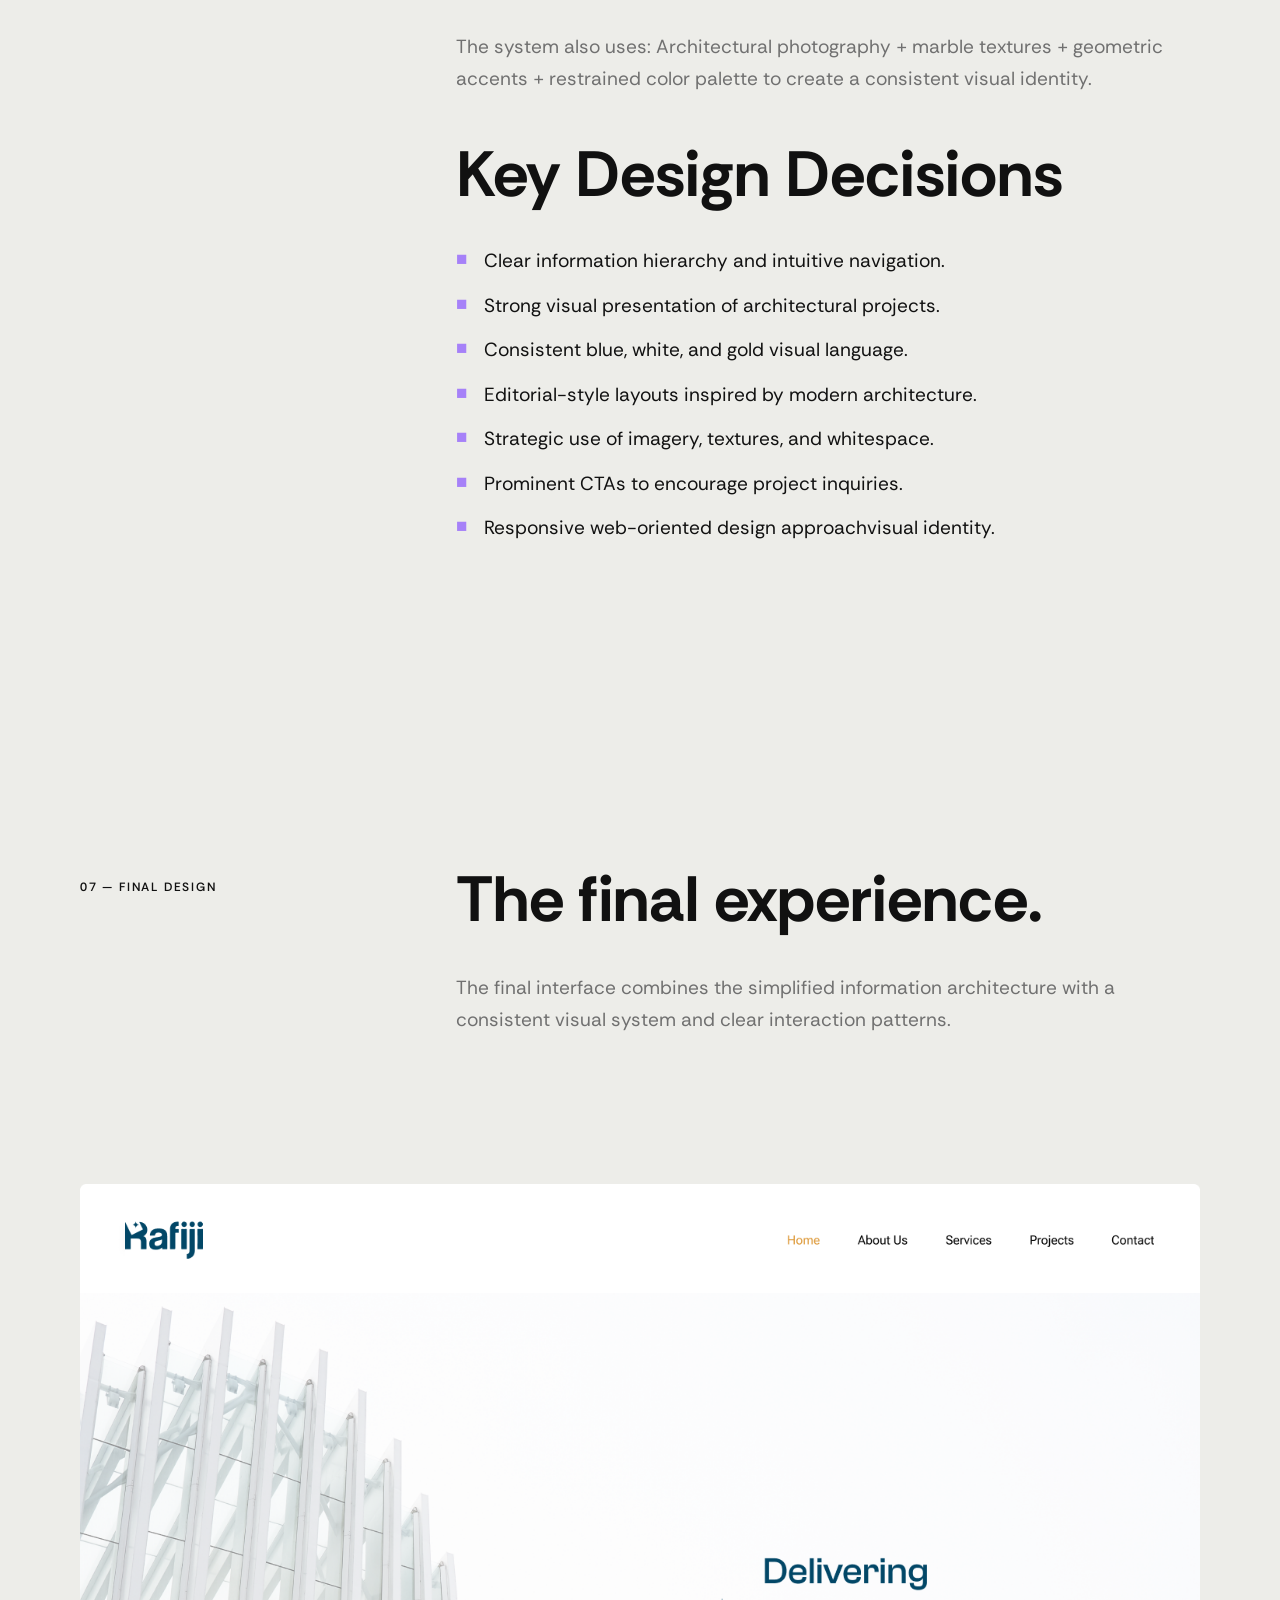
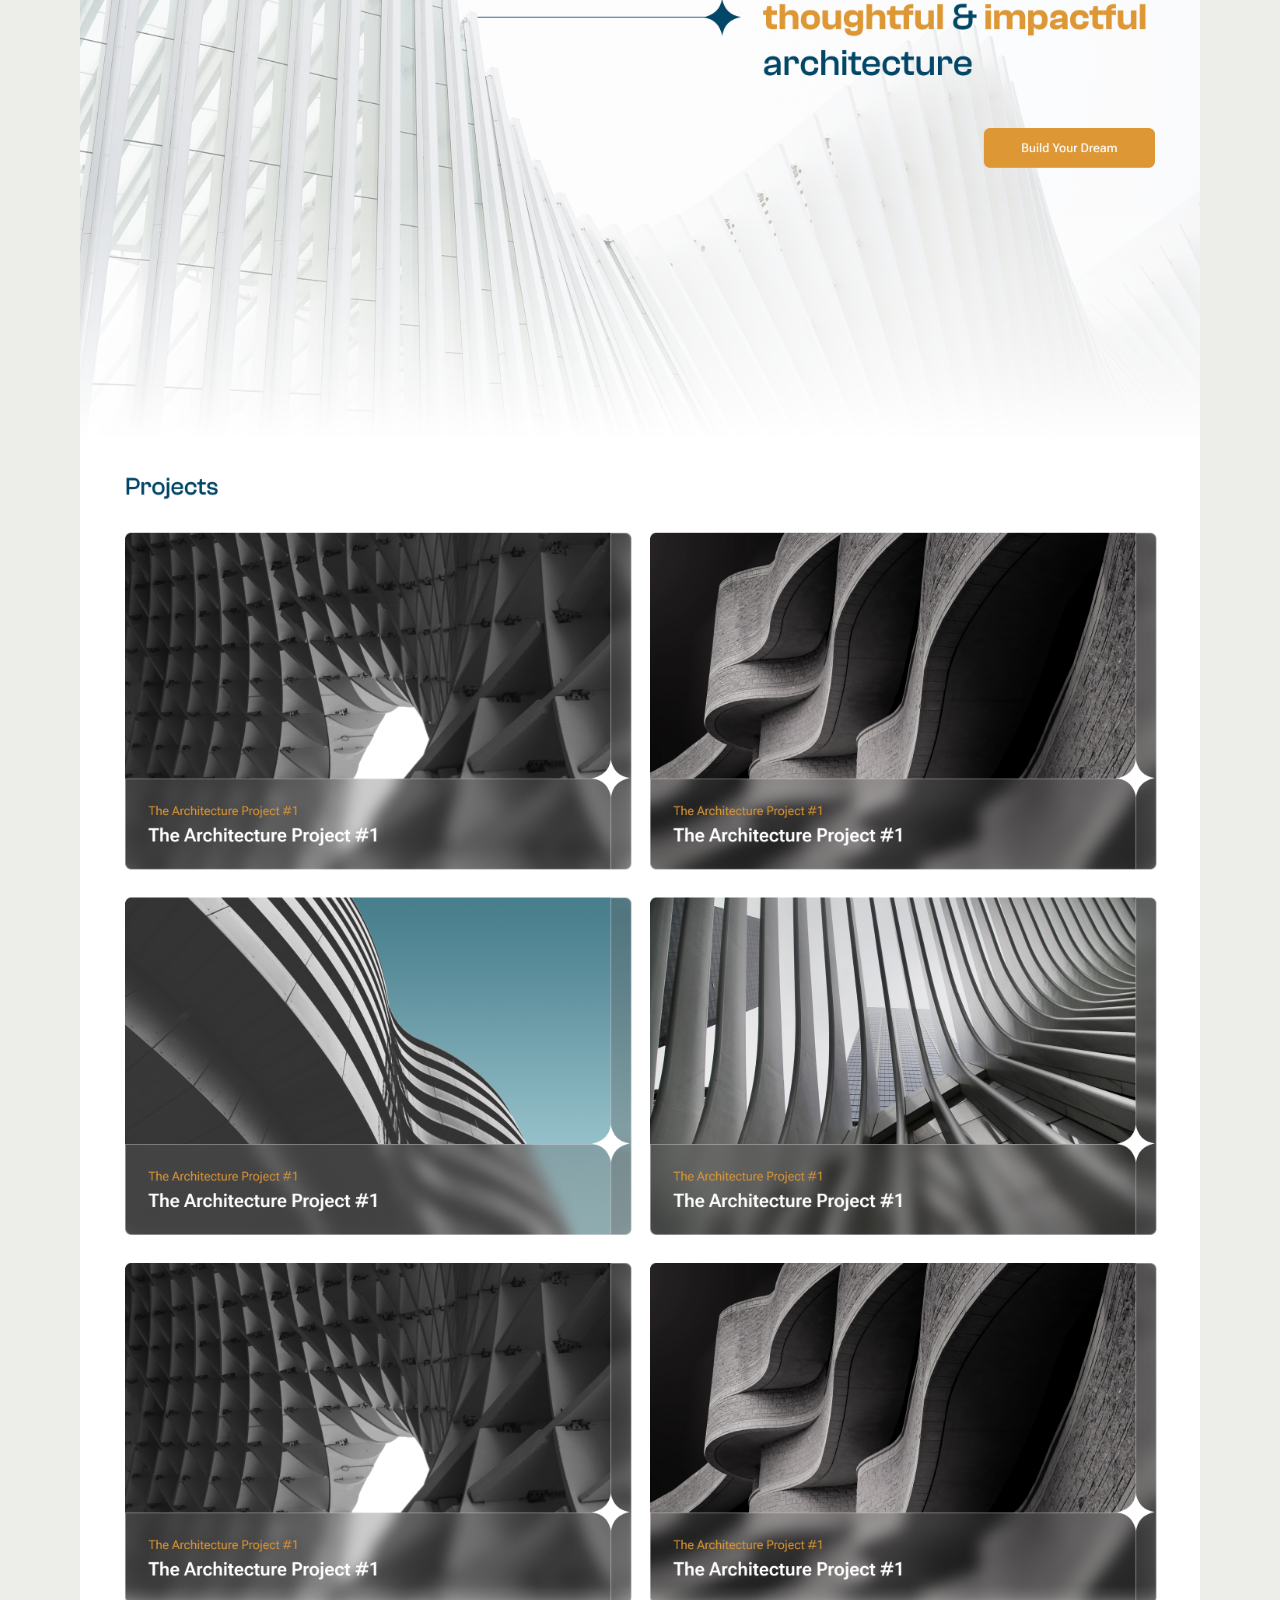
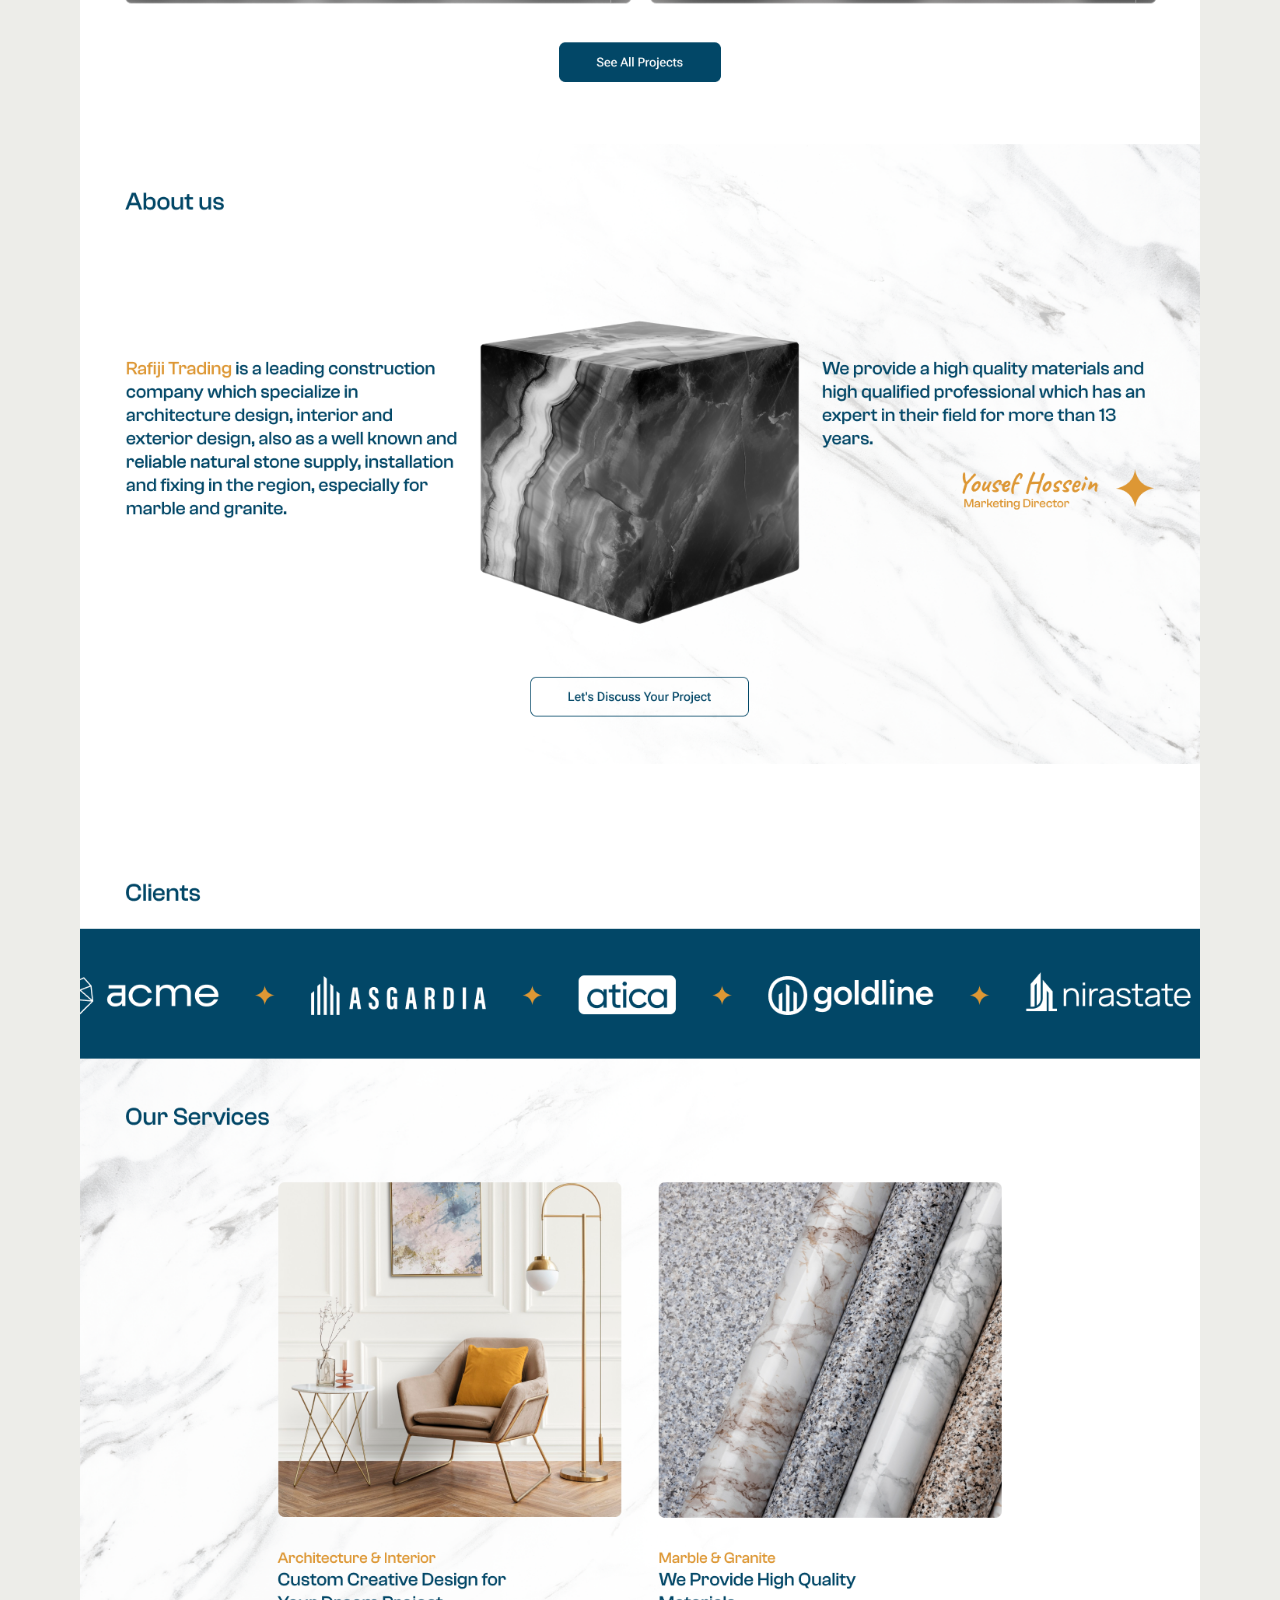
<file: Projects/Rafiji.html>
<!DOCTYPE html>
<html lang="en">

<head>

    <meta charset="UTF-8">

    <meta
        name="viewport"
        content="width=device-width, initial-scale=1.0"
    >

    <title>Mo. Farsian — Rafiji</title>

    <script>
  const savedTheme = localStorage.getItem("theme");

  const systemPrefersDark =
    window.matchMedia("(prefers-color-scheme: dark)").matches;

  const theme = savedTheme ||
    (systemPrefersDark ? "dark" : "light");

  document.documentElement.setAttribute(
    "data-theme",
    theme
  );
</script>

    <link rel="stylesheet" href="../style.css">
    <link rel="icon" type="image/x-icon" href="../Images/favicons/favicon.ico">
<link rel="icon" type="image/png" sizes="16x16" href="../Images/favicons/favicon-16x16.png">
<link rel="icon" type="image/png" sizes="32x32" href="../Images/favicons/favicon-32x32.png">
<link rel="apple-touch-icon" sizes="180x180" href="../Images/favicons/apple-touch-icon.png">
<link rel="icon" type="image/png" sizes="192x192" href="../Images/favicons/android-chrome-192x192.png">
<link rel="icon" type="image/png" sizes="512x512" href="../Images/favicons/android-chrome-512x512.png">
<meta name="theme-color" content="#ffffff">

<script src="../script.js"></script>

</head>


<body>


    <!-- Navigation -->

    <header class="navbar">
        <a href="../index.html" class="mo-logo">
<svg id="Layer_2" data-name="Layer 2" xmlns="http://www.w3.org/2000/svg" viewBox="0 0 513.45 160.19">
  <g id="Layer_1-2" data-name="Layer 1">
    <path d="M393.83,0h-107.16c-30.55,0-55.82,24.55-59.52,54.12V0h-40.21l-27.93,110.62L121.69,0h-16.21s-34.4,78.73-37.21,84.76c-10.06,19.81-31.52,33.11-53.47,33.11-1.35,0-14.79-.96-14.79-.96v43.28h10c33.77,0,64.35-18.42,79.88-48.37,4.36-7.42,23.71-66.4,23.71-66.4l38.98,114.76h16.84l15.04-60.45v60.45h42.71v-53.02c3.69,29.57,28.97,53.02,59.52,53.02h107.16c33.08,0,60-27.41,60-60.5v-38.1c0-33.08-26.92-61.6-60-61.6ZM270.38,61.6c0-20.95,17.05-38,38-38h63.74c20.95,0,38,17.05,38,38v38.1c0,20.95-17.05,38-38,38h-63.74c-20.95,0-38-17.05-38-38v-38.1Z"/>
    <g>
      <path d="M512.89,160.19h-32.69v-10.79c0-3.89.68-7.08,2.03-9.55,1.35-2.47,3.26-4.3,5.72-5.49,2.46-1.18,5.34-1.77,8.64-1.77s6.36.63,8.8,1.89,4.31,3.14,5.58,5.63c1.28,2.49,1.91,5.59,1.91,9.29v10.79ZM508.36,154.87v-5.28c0-2.86-.47-5.14-1.4-6.84-.93-1.7-2.29-2.9-4.06-3.62-1.77-.72-3.88-1.07-6.3-1.07-4.08,0-7.08.93-9.01,2.8-1.93,1.87-2.9,4.78-2.9,8.73v5.28h23.68Z"/>
      <path d="M512.89,127.46h-32.69v-20.74h4.48v15.41h8.73v-13.31h4.44v13.31h10.55v-15.41h4.48v20.74Z"/>
      <path d="M513.45,90.23c0,2.24-.4,4.28-1.19,6.12s-1.96,3.29-3.5,4.37c-1.54,1.07-3.45,1.63-5.72,1.66v-5.56c1.74-.03,3.17-.64,4.27-1.82,1.11-1.18,1.66-2.76,1.66-4.72,0-1.74-.4-3.14-1.22-4.2-.81-1.06-1.95-1.59-3.41-1.59-.84,0-1.55.14-2.13.42-.58.28-1.09.75-1.54,1.4s-.89,1.53-1.31,2.62c-.42,1.09-.91,2.48-1.47,4.16-.65,1.96-1.41,3.57-2.27,4.81-.86,1.25-1.85,2.16-2.99,2.73-1.14.58-2.4.86-3.81.86-1.99,0-3.67-.47-5.04-1.42-1.37-.95-2.4-2.24-3.11-3.88-.7-1.64-1.05-3.45-1.05-5.44s.36-3.85,1.07-5.46,1.77-2.93,3.15-3.92c1.39-1,3.07-1.51,5.07-1.54v5.65c-1.34,0-2.48.5-3.41,1.49-.93,1-1.4,2.32-1.4,3.97-.03,1.4.33,2.59,1.07,3.57.75.98,1.84,1.47,3.27,1.47,1,0,1.82-.32,2.48-.96.65-.64,1.23-1.55,1.73-2.73.5-1.18,1.04-2.62,1.64-4.3.34-1.03.75-2.08,1.21-3.15.47-1.07,1.07-2.05,1.8-2.94.73-.89,1.63-1.61,2.71-2.17,1.07-.56,2.4-.84,3.99-.84,1.96,0,3.65.51,5.07,1.52,1.42,1.01,2.5,2.37,3.25,4.09s1.12,3.63,1.12,5.74Z"/>
      <path d="M512.89,73.84h-32.69v-5.32h32.69v5.32Z"/>
      <path d="M513.45,48.01c0,3.11-.71,5.82-2.13,8.1-1.42,2.29-3.39,4.07-5.91,5.35-2.52,1.28-5.43,1.91-8.73,1.91s-6.1-.62-8.69-1.87c-2.58-1.25-4.62-3.07-6.12-5.49s-2.24-5.36-2.24-8.85c0-3.77.91-6.9,2.73-9.39,1.82-2.49,4.32-4.11,7.5-4.86v5.98c-1.65.47-2.96,1.41-3.92,2.83-.96,1.42-1.45,3.23-1.45,5.44,0,2.34.51,4.31,1.54,5.91,1.03,1.6,2.45,2.82,4.27,3.64,1.82.82,3.96,1.24,6.42,1.24s4.55-.41,6.35-1.24c1.81-.82,3.2-2.02,4.18-3.57.98-1.56,1.47-3.41,1.47-5.56,0-3.02-.82-5.32-2.45-6.91-1.64-1.59-3.84-2.55-6.61-2.9v10.83h-4.39v-16.3h17.61v4.86l-4.67.42c1.68,1.12,2.97,2.49,3.88,4.11.9,1.62,1.35,3.72,1.35,6.31Z"/>
      <path d="M512.89,26.67h-32.69v-5.32l23.96-16.02h-23.96V0h32.69v5.32l-23.91,16.02h23.91v5.32Z"/>
    </g>
  </g>
</svg>
        </a>
        
        <nav class="nav-links">

            <a href="Files/CV.pdf" download>
                Résumé
            </a>

            <a href="mailto:mofarsian.designs@email.com">
                Contact
            </a>


            <button class="theme-toggle" id="theme-toggle" aria-label="Switch to night mode">
  <img
    class="theme-icon theme-icon-light"
    src="../Images/icons/moon.svg"
    alt=""
  >

  <img
    class="theme-icon theme-icon-dark"
    src="../Images/icons/sun.svg"
    alt=""
  >
</button>

        </nav>

    </header>



    <main>


        <!-- =================================
             CASE STUDY HERO
        ================================== -->

        <section class="case-hero">

            <p class="eyebrow">
                UI / UX DESIGN · 2025
            </p>

            <h1>
                Rafiji
            </h1>

            <p class="case-intro" style="margin-bottom: 48px;">
                A modern, editorial-style website designed for Rafiji Trading, a construction and architecture-focused company based in Dubai, specializing in high-quality materials and architectural projects.
            </p>

            <span class="hero-sub">
                <a href="#final-product" style="border: none;">
                    Final Product
                    <svg xmlns="http://www.w3.org/2000/svg" width="32" height="32" viewBox="0 0 24 24"><!-- Icon from Pixelarticons by Gerrit Halfmann - https://github.com/halfmage/pixelarticons/blob/master/LICENSE --><path fill="currentColor" d="M13 16h-2v-2h2zm-2-2H9v-2h2zm4 0h-2v-2h2zm-6-2H7v-2h2zm8 0h-2v-2h2zM7 10H5V8h2zm12 0h-2V8h2z"/></svg>
                </a>
            </span>
            

        </section>



        <!-- =================================
             HERO IMAGE
        ================================== -->

        <section class="case-image">

            <img
                src="../Images/rafiji/rafiji-thumbnail.webp"
                alt="Project One interface"
                style="border-radius: 12px;"
            >

        </section>



        <!-- =================================
             PROJECT INFORMATION
        ================================== -->

        <section class="project-meta reveal">

            <div>

                <p class="meta-label">
                    ROLE
                </p>

                <p>
                    UI/UX Designer
                </p>

            </div>


            <div>

                <p class="meta-label">
                    SERVICES
                </p>

                <p>
                    UX Design<br>
                    UI Design<br>
                    Prototyping
                </p>

            </div>


            <div>

                <p class="meta-label">
                    TOOLS
                </p>

                <p>
                    Figma<br>
                    Illustrator
                </p>

            </div>


            <div>

                <p class="meta-label">
                    TIMELINE
                </p>

                <p>
                    2025
                </p>

            </div>

        </section>



        <!-- =================================
             OVERVIEW
        ================================== -->

        <section class="case-section reveal">

            <div class="case-label">
                <p class="eyebrow">
                    01 — OVERVIEW
                </p>
            </div>


            <div class="case-content">

                <h2>
                    What was the needs?
                </h2>

                <p>
                    Rafiji Trading is a construction and architecture materials company based in Dubai, supplying high-quality materials for architectural projects across the region. They needed a website that did two jobs at once:
                </p>

                <ul>
                    <li>Read as credible to architects and contractors making high-stakes sourcing decisions.</li>
                    <li>Showcase materials in a way that felt tactile and premium rather than like a generic B2B catalog.</li>
                    </ul>

            </div>

        </section>



        <!-- =================================
             THE PROBLEM
        ================================== -->

        <section class="case-section reveal">

            <div class="case-label">

                <p class="eyebrow">
                    02 — THE PROBLEM
                </p>

            </div>


            <div class="case-content">

                <h2>
                    Challenges that we had to overcome
                </h2>

                <p>
                    lack of a website made it hard for potential clients, architects, and contractors to quickly assess whether Rafiji carried the right materials for their project or not. 
                    There was no clear way to browse by material type, see real project applications, or gauge the company's credibility at a glance. So naturally We had to find a way to fix all that.
                </p>

                <p class="imp-txt">How might we design a site that lets technical buyers evaluate materials quickly, while still feeling as considered and high-end as the architecture Rafiji supplies?</p>

            </div>

        </section>



        <!-- =================================
             GOALS
        ================================== -->

        <section class="case-section reveal">

            <div class="case-label">

                <p class="eyebrow">
                    03 — RESEARCH & DISCOVERY
                </p>

            </div>


            <div class="case-content">

                <h2>
                    What did we find out?
                </h2>

                <ul>
                    <li>
                        <b>Competitive audit:</b> Reviewed 5 regional and international materials/trading sites to identify conventions worth keeping and gaps worth exploiting (most read as dated or overly corporate).
                    </li>
                    <li>
                        <b>Stakeholder interviews:</b> Talked with Rafiji's team to understand what actually drives a sale.
                    </li>
                    <li>
                        <b>User needs:</b> The primary audience (architects and contractors) needed to move from browsing to confidence fast: verifying material specs, seeing it used in a real project, and finding a direct way to request a quote.
                    </li>
                </ul>

                <p class="imp-txt">
                    Buyers trusted material photography and real project use far more than product descriptions, so the design needed to lead with imagery, not copy.
                </p>


            </div>

        </section>



        <!-- =================================
             USER FLOW
        ================================== -->

        <section class="case-section reveal">

            <div class="case-label">

                <p class="eyebrow">
                    04 — INFORMATION ARCHITECTURE
                </p>

            </div>


            <div class="case-content">

                <h2>
                    Organizing the website for better experience
                </h2>

                <p>
                    Reorganized the site around how a buyer actually evaluates a supplier, rather than around Rafiji's internal org chart:
                </p>


                <div class="case-placeholder diagram reveal">

                    <svg viewBox="0 0 1261 699" fill="none" xmlns="http://www.w3.org/2000/svg">
<rect x="2" y="288" width="199" height="123" rx="12" fill="white" stroke="#8653F5" stroke-width="4" stroke-linecap="round"/>
<path d="M70.7367 358V341.2H73.8087V347.8H81.3447V341.2H84.4167V358H81.3447V350.416H73.8087V358H70.7367ZM92.2309 358.288C91.0309 358.288 89.9589 358.032 89.0149 357.52C88.0869 356.992 87.3589 356.256 86.8309 355.312C86.3029 354.368 86.0389 353.28 86.0389 352.048C86.0389 350.752 86.3189 349.64 86.8789 348.712C87.4549 347.768 88.2149 347.048 89.1589 346.552C90.1189 346.056 91.1749 345.808 92.3269 345.808C93.5269 345.808 94.5989 346.072 95.5429 346.6C96.4869 347.112 97.2309 347.832 97.7749 348.76C98.3349 349.688 98.6149 350.784 98.6149 352.048C98.6149 353.248 98.3429 354.32 97.7989 355.264C97.2549 356.208 96.5029 356.952 95.5429 357.496C94.5989 358.024 93.4949 358.288 92.2309 358.288ZM92.2789 355.624C92.9189 355.624 93.4709 355.464 93.9349 355.144C94.4149 354.808 94.7909 354.368 95.0629 353.824C95.3349 353.264 95.4709 352.656 95.4709 352C95.4709 351.248 95.3189 350.608 95.0149 350.08C94.7269 349.552 94.3429 349.152 93.8629 348.88C93.3829 348.608 92.8549 348.472 92.2789 348.472C91.6549 348.472 91.1029 348.624 90.6229 348.928C90.1589 349.232 89.7909 349.656 89.5189 350.2C89.2629 350.728 89.1349 351.344 89.1349 352.048C89.1349 352.752 89.2709 353.376 89.5429 353.92C89.8309 354.464 90.2149 354.888 90.6949 355.192C91.1749 355.48 91.7029 355.624 92.2789 355.624ZM100.128 358V346.096H103.176V347.464C103.576 346.904 104.088 346.488 104.712 346.216C105.336 345.944 105.992 345.808 106.68 345.808C107.576 345.808 108.408 346 109.176 346.384C109.96 346.752 110.568 347.336 111 348.136C111.4 347.4 111.952 346.832 112.656 346.432C113.376 346.016 114.16 345.808 115.008 345.808C115.92 345.808 116.744 346 117.48 346.384C118.232 346.752 118.824 347.32 119.256 348.088C119.688 348.856 119.904 349.816 119.904 350.968V358H116.856V351.4C116.856 350.504 116.64 349.792 116.208 349.264C115.776 348.736 115.112 348.472 114.216 348.472C113.336 348.472 112.672 348.736 112.224 349.264C111.776 349.792 111.552 350.504 111.552 351.4V358H108.504V351.4C108.504 350.488 108.272 349.776 107.808 349.264C107.36 348.736 106.712 348.472 105.864 348.472C105.144 348.472 104.512 348.704 103.968 349.168C103.44 349.616 103.176 350.36 103.176 351.4V358H100.128ZM127.302 358.288C126.054 358.288 124.974 358.016 124.062 357.472C123.166 356.928 122.47 356.184 121.974 355.24C121.478 354.296 121.23 353.232 121.23 352.048C121.23 350.784 121.486 349.688 121.998 348.76C122.51 347.832 123.222 347.112 124.134 346.6C125.046 346.072 126.102 345.808 127.302 345.808C128.486 345.808 129.518 346.064 130.398 346.576C131.294 347.088 131.99 347.792 132.486 348.688C132.998 349.584 133.254 350.616 133.254 351.784C133.254 351.992 133.246 352.2 133.23 352.408C133.214 352.6 133.19 352.784 133.158 352.96H124.326C124.374 353.52 124.518 354.016 124.758 354.448C125.014 354.864 125.35 355.192 125.766 355.432C126.198 355.656 126.686 355.768 127.23 355.768C127.79 355.768 128.27 355.648 128.67 355.408C129.086 355.168 129.414 354.8 129.654 354.304H132.942C132.718 355.008 132.358 355.664 131.862 356.272C131.366 356.88 130.734 357.368 129.966 357.736C129.214 358.104 128.326 358.288 127.302 358.288ZM124.35 350.92H130.086C130.07 350.12 129.774 349.488 129.198 349.024C128.638 348.56 127.974 348.328 127.206 348.328C126.55 348.328 125.942 348.536 125.382 348.952C124.822 349.352 124.478 350.008 124.35 350.92Z" fill="black" fill-opacity="0.8"/>
<rect x="402" y="192" width="328" height="124" rx="12" fill="white" stroke="#8653F5" stroke-width="4" stroke-linecap="round"/>
<path d="M524.726 251.5V234.7H530.942C532.11 234.7 533.134 234.9 534.014 235.3C534.91 235.684 535.614 236.252 536.126 237.004C536.638 237.756 536.894 238.668 536.894 239.74C536.894 240.812 536.638 241.732 536.126 242.5C535.614 243.252 534.91 243.828 534.014 244.228C533.134 244.612 532.11 244.804 530.942 244.804H527.798V251.5H524.726ZM527.798 242.188H530.87C531.942 242.188 532.694 241.964 533.126 241.516C533.558 241.052 533.774 240.46 533.774 239.74C533.774 239.036 533.558 238.46 533.126 238.012C532.694 237.548 531.942 237.316 530.87 237.316H527.798V242.188ZM538.138 251.5V239.596H541.186V241.372C541.602 240.7 542.13 240.188 542.77 239.836C543.41 239.484 544.122 239.308 544.906 239.308V242.524H544.09C543.114 242.524 542.386 242.756 541.906 243.22C541.426 243.684 541.186 244.46 541.186 245.548V251.5H538.138ZM551.651 251.788C550.451 251.788 549.379 251.532 548.435 251.02C547.507 250.492 546.779 249.756 546.251 248.812C545.723 247.868 545.459 246.78 545.459 245.548C545.459 244.252 545.739 243.14 546.299 242.212C546.875 241.268 547.635 240.548 548.579 240.052C549.539 239.556 550.595 239.308 551.747 239.308C552.947 239.308 554.019 239.572 554.963 240.1C555.907 240.612 556.651 241.332 557.195 242.26C557.755 243.188 558.035 244.284 558.035 245.548C558.035 246.748 557.763 247.82 557.219 248.764C556.675 249.708 555.923 250.452 554.963 250.996C554.019 251.524 552.915 251.788 551.651 251.788ZM551.699 249.124C552.339 249.124 552.891 248.964 553.355 248.644C553.835 248.308 554.211 247.868 554.483 247.324C554.755 246.764 554.891 246.156 554.891 245.5C554.891 244.748 554.739 244.108 554.435 243.58C554.147 243.052 553.763 242.652 553.283 242.38C552.803 242.108 552.275 241.972 551.699 241.972C551.075 241.972 550.523 242.124 550.043 242.428C549.579 242.732 549.211 243.156 548.939 243.7C548.683 244.228 548.555 244.844 548.555 245.548C548.555 246.252 548.691 246.876 548.963 247.42C549.251 247.964 549.635 248.388 550.115 248.692C550.595 248.98 551.123 249.124 551.699 249.124ZM557.58 256.78V254.164H558.228C558.74 254.164 559.108 254.06 559.332 253.852C559.572 253.644 559.692 253.292 559.692 252.796V239.596H562.764V252.796C562.764 253.788 562.588 254.572 562.236 255.148C561.884 255.74 561.404 256.156 560.796 256.396C560.188 256.652 559.492 256.78 558.708 256.78H557.58ZM561.252 238.06C560.692 238.06 560.22 237.868 559.836 237.484C559.452 237.084 559.26 236.612 559.26 236.068C559.26 235.508 559.452 235.036 559.836 234.652C560.22 234.268 560.692 234.076 561.252 234.076C561.812 234.076 562.284 234.268 562.668 234.652C563.052 235.036 563.244 235.508 563.244 236.068C563.244 236.612 563.052 237.084 562.668 237.484C562.284 237.868 561.812 238.06 561.252 238.06ZM570.433 251.788C569.185 251.788 568.105 251.516 567.193 250.972C566.297 250.428 565.601 249.684 565.105 248.74C564.609 247.796 564.361 246.732 564.361 245.548C564.361 244.284 564.617 243.188 565.129 242.26C565.641 241.332 566.353 240.612 567.265 240.1C568.177 239.572 569.233 239.308 570.433 239.308C571.617 239.308 572.649 239.564 573.529 240.076C574.425 240.588 575.121 241.292 575.617 242.188C576.129 243.084 576.385 244.116 576.385 245.284C576.385 245.492 576.377 245.7 576.361 245.908C576.345 246.1 576.321 246.284 576.289 246.46H567.457C567.505 247.02 567.649 247.516 567.889 247.948C568.145 248.364 568.481 248.692 568.897 248.932C569.329 249.156 569.817 249.268 570.361 249.268C570.921 249.268 571.401 249.148 571.801 248.908C572.217 248.668 572.545 248.3 572.785 247.804H576.073C575.849 248.508 575.489 249.164 574.993 249.772C574.497 250.38 573.865 250.868 573.097 251.236C572.345 251.604 571.457 251.788 570.433 251.788ZM567.481 244.42H573.217C573.201 243.62 572.905 242.988 572.329 242.524C571.769 242.06 571.105 241.828 570.337 241.828C569.681 241.828 569.073 242.036 568.513 242.452C567.953 242.852 567.609 243.508 567.481 244.42ZM583.339 251.788C582.139 251.788 581.091 251.524 580.195 250.996C579.299 250.452 578.603 249.716 578.107 248.788C577.611 247.844 577.363 246.764 577.363 245.548C577.363 244.348 577.603 243.276 578.083 242.332C578.579 241.388 579.275 240.652 580.171 240.124C581.067 239.58 582.123 239.308 583.339 239.308C584.779 239.308 585.995 239.668 586.987 240.388C587.995 241.108 588.675 242.172 589.027 243.58H585.739C585.595 243.116 585.315 242.724 584.899 242.404C584.499 242.068 583.971 241.9 583.315 241.9C582.659 241.9 582.123 242.068 581.707 242.404C581.291 242.74 580.979 243.188 580.771 243.748C580.579 244.292 580.483 244.892 580.483 245.548C580.483 246.204 580.579 246.812 580.771 247.372C580.979 247.916 581.291 248.356 581.707 248.692C582.123 249.012 582.659 249.172 583.315 249.172C583.939 249.172 584.451 249.036 584.851 248.764C585.251 248.476 585.547 248.06 585.739 247.516H589.027C588.819 248.412 588.443 249.18 587.899 249.82C587.371 250.46 586.715 250.948 585.931 251.284C585.163 251.62 584.299 251.788 583.339 251.788ZM595.053 251.5C593.773 251.5 592.805 251.188 592.149 250.564C591.509 249.94 591.189 249.004 591.189 247.756V242.164H589.653V239.596H591.189V236.692H594.261V239.596H596.973V242.164H594.261V247.78C594.261 248.228 594.381 248.532 594.621 248.692C594.861 248.852 595.173 248.932 595.557 248.932H596.973V251.5H595.053ZM603.395 251.788C602.499 251.788 601.659 251.628 600.875 251.308C600.091 250.972 599.443 250.5 598.931 249.892C598.435 249.284 598.163 248.572 598.115 247.756H601.187C601.267 248.268 601.515 248.668 601.931 248.956C602.363 249.244 602.843 249.388 603.371 249.388C603.819 249.388 604.235 249.292 604.619 249.1C605.019 248.892 605.219 248.572 605.219 248.14C605.219 247.804 605.075 247.54 604.787 247.348C604.499 247.156 604.163 247.004 603.779 246.892C603.395 246.78 603.043 246.684 602.723 246.604C601.923 246.412 601.195 246.188 600.539 245.932C599.883 245.66 599.363 245.292 598.979 244.828C598.595 244.348 598.403 243.716 598.403 242.932C598.403 242.164 598.619 241.508 599.051 240.964C599.499 240.42 600.083 240.012 600.803 239.74C601.539 239.452 602.331 239.308 603.179 239.308C604.507 239.308 605.627 239.644 606.539 240.316C607.451 240.988 607.947 241.98 608.027 243.292H605.123C605.075 242.78 604.859 242.396 604.475 242.14C604.107 241.868 603.643 241.732 603.083 241.732C602.635 241.732 602.235 241.812 601.883 241.972C601.531 242.132 601.355 242.436 601.355 242.884C601.355 243.204 601.499 243.468 601.787 243.676C602.075 243.868 602.419 244.028 602.819 244.156C603.219 244.268 603.571 244.364 603.875 244.444C604.707 244.652 605.435 244.892 606.059 245.164C606.699 245.436 607.203 245.804 607.571 246.268C607.939 246.732 608.131 247.356 608.147 248.14C608.147 248.924 607.923 249.588 607.475 250.132C607.043 250.676 606.467 251.092 605.747 251.38C605.027 251.652 604.243 251.788 603.395 251.788ZM513.085 277.82C512.499 277.244 511.965 276.567 511.485 275.788C511.016 275.02 510.637 274.161 510.349 273.212C510.211 272.743 510.104 272.252 510.029 271.74C509.955 271.228 509.917 270.705 509.917 270.172C509.917 269.084 510.061 268.065 510.349 267.116C510.637 266.167 511.016 265.308 511.485 264.54C511.976 263.761 512.509 263.089 513.085 262.524H514.797V262.684C513.827 263.665 513.048 264.796 512.461 266.076C511.885 267.356 511.597 268.721 511.597 270.172C511.597 271.612 511.885 272.972 512.461 274.252C513.048 275.532 513.827 276.668 514.797 277.66V277.82H513.085ZM516.281 275.5V264.3H520.201C520.991 264.3 521.673 264.423 522.249 264.668C522.825 264.913 523.273 265.281 523.593 265.772C523.924 266.252 524.089 266.849 524.089 267.564C524.089 268.279 523.924 268.881 523.593 269.372C523.263 269.863 522.804 270.231 522.217 270.476C521.641 270.711 520.969 270.828 520.201 270.828H517.977V275.5H516.281ZM517.977 269.388H520.169C520.969 269.388 521.535 269.228 521.865 268.908C522.196 268.577 522.361 268.129 522.361 267.564C522.361 266.988 522.196 266.54 521.865 266.22C521.535 265.889 520.969 265.724 520.169 265.724H517.977V269.388ZM528.674 275.692C527.906 275.692 527.212 275.527 526.594 275.196C525.986 274.855 525.5 274.369 525.138 273.74C524.786 273.111 524.61 272.369 524.61 271.516C524.61 270.663 524.791 269.927 525.154 269.308C525.527 268.689 526.023 268.215 526.642 267.884C527.271 267.543 527.97 267.372 528.738 267.372C529.506 267.372 530.199 267.537 530.818 267.868C531.436 268.199 531.932 268.673 532.306 269.292C532.679 269.911 532.866 270.652 532.866 271.516C532.866 272.327 532.684 273.047 532.322 273.676C531.97 274.305 531.479 274.801 530.85 275.164C530.22 275.516 529.495 275.692 528.674 275.692ZM528.69 274.22C529.159 274.22 529.575 274.103 529.938 273.868C530.311 273.633 530.604 273.313 530.818 272.908C531.031 272.492 531.138 272.023 531.138 271.5C531.138 270.967 531.031 270.503 530.818 270.108C530.615 269.703 530.332 269.393 529.97 269.18C529.607 268.956 529.186 268.844 528.706 268.844C528.204 268.844 527.772 268.961 527.41 269.196C527.058 269.431 526.786 269.751 526.594 270.156C526.412 270.551 526.322 271.004 526.322 271.516C526.322 272.103 526.428 272.599 526.642 273.004C526.866 273.409 527.159 273.713 527.522 273.916C527.884 274.119 528.274 274.22 528.69 274.22ZM534.206 275.5V267.564H535.838L535.886 268.908C536.153 268.428 536.515 268.055 536.974 267.788C537.443 267.511 537.993 267.372 538.622 267.372V269.148H538.158C537.401 269.148 536.835 269.345 536.462 269.74C536.089 270.124 535.902 270.716 535.902 271.516V275.5H534.206ZM542.885 275.5C542.095 275.5 541.487 275.308 541.061 274.924C540.634 274.54 540.421 273.911 540.421 273.036V268.988H539.221V267.564H540.421V265.644H542.117V267.564H544.133V268.988H542.117V273.036C542.117 273.441 542.207 273.713 542.389 273.852C542.57 273.991 542.853 274.06 543.237 274.06H544.133V275.5H542.885ZM545.955 275.5V268.988H544.899V267.564H545.955V266.732C545.955 265.868 546.174 265.249 546.611 264.876C547.049 264.492 547.657 264.3 548.435 264.3H549.171V265.74H548.707C548.323 265.74 548.051 265.82 547.891 265.98C547.731 266.129 547.651 266.385 547.651 266.748V267.564H549.347V268.988H547.651V275.5H545.955ZM554.063 275.692C553.295 275.692 552.602 275.527 551.983 275.196C551.375 274.855 550.89 274.369 550.527 273.74C550.175 273.111 549.999 272.369 549.999 271.516C549.999 270.663 550.181 269.927 550.543 269.308C550.917 268.689 551.413 268.215 552.031 267.884C552.661 267.543 553.359 267.372 554.127 267.372C554.895 267.372 555.589 267.537 556.207 267.868C556.826 268.199 557.322 268.673 557.695 269.292C558.069 269.911 558.255 270.652 558.255 271.516C558.255 272.327 558.074 273.047 557.711 273.676C557.359 274.305 556.869 274.801 556.239 275.164C555.61 275.516 554.885 275.692 554.063 275.692ZM554.079 274.22C554.549 274.22 554.965 274.103 555.327 273.868C555.701 273.633 555.994 273.313 556.207 272.908C556.421 272.492 556.527 272.023 556.527 271.5C556.527 270.967 556.421 270.503 556.207 270.108C556.005 269.703 555.722 269.393 555.359 269.18C554.997 268.956 554.575 268.844 554.095 268.844C553.594 268.844 553.162 268.961 552.799 269.196C552.447 269.431 552.175 269.751 551.983 270.156C551.802 270.551 551.711 271.004 551.711 271.516C551.711 272.103 551.818 272.599 552.031 273.004C552.255 273.409 552.549 273.713 552.911 273.916C553.274 274.119 553.663 274.22 554.079 274.22ZM559.549 275.5V264.3H561.245V275.5H559.549ZM563.864 266.172C563.555 266.172 563.288 266.065 563.064 265.852C562.851 265.628 562.744 265.356 562.744 265.036C562.744 264.727 562.851 264.465 563.064 264.252C563.288 264.039 563.555 263.932 563.864 263.932C564.184 263.932 564.451 264.039 564.664 264.252C564.888 264.465 565 264.727 565 265.036C565 265.356 564.888 265.628 564.664 265.852C564.451 266.065 564.184 266.172 563.864 266.172ZM563.016 275.5V267.564H564.712V275.5H563.016ZM570.239 275.692C569.471 275.692 568.777 275.527 568.159 275.196C567.551 274.855 567.065 274.369 566.703 273.74C566.351 273.111 566.175 272.369 566.175 271.516C566.175 270.663 566.356 269.927 566.719 269.308C567.092 268.689 567.588 268.215 568.207 267.884C568.836 267.543 569.535 267.372 570.303 267.372C571.071 267.372 571.764 267.537 572.383 267.868C573.001 268.199 573.497 268.673 573.871 269.292C574.244 269.911 574.431 270.652 574.431 271.516C574.431 272.327 574.249 273.047 573.887 273.676C573.535 274.305 573.044 274.801 572.415 275.164C571.785 275.516 571.06 275.692 570.239 275.692ZM570.255 274.22C570.724 274.22 571.14 274.103 571.503 273.868C571.876 273.633 572.169 273.313 572.383 272.908C572.596 272.492 572.703 272.023 572.703 271.5C572.703 270.967 572.596 270.503 572.383 270.108C572.18 269.703 571.897 269.393 571.535 269.18C571.172 268.956 570.751 268.844 570.271 268.844C569.769 268.844 569.337 268.961 568.975 269.196C568.623 269.431 568.351 269.751 568.159 270.156C567.977 270.551 567.887 271.004 567.887 271.516C567.887 272.103 567.993 272.599 568.207 273.004C568.431 273.409 568.724 273.713 569.087 273.916C569.449 274.119 569.839 274.22 570.255 274.22ZM579.756 275.5V264.3H583.676C584.465 264.3 585.148 264.423 585.724 264.668C586.3 264.913 586.748 265.281 587.068 265.772C587.398 266.252 587.564 266.849 587.564 267.564C587.564 268.279 587.398 268.881 587.068 269.372C586.737 269.863 586.278 270.231 585.692 270.476C585.116 270.711 584.444 270.828 583.676 270.828H581.452V275.5H579.756ZM581.452 269.388H583.644C584.444 269.388 585.009 269.228 585.34 268.908C585.67 268.577 585.836 268.129 585.836 267.564C585.836 266.988 585.67 266.54 585.34 266.22C585.009 265.889 584.444 265.724 583.644 265.724H581.452V269.388ZM588.731 275.5V267.564H590.363L590.411 268.908C590.678 268.428 591.041 268.055 591.499 267.788C591.969 267.511 592.518 267.372 593.147 267.372V269.148H592.683C591.926 269.148 591.361 269.345 590.987 269.74C590.614 270.124 590.427 270.716 590.427 271.516V275.5H588.731ZM597.753 275.692C596.985 275.692 596.292 275.527 595.673 275.196C595.065 274.855 594.58 274.369 594.217 273.74C593.865 273.111 593.689 272.369 593.689 271.516C593.689 270.663 593.871 269.927 594.233 269.308C594.607 268.689 595.103 268.215 595.721 267.884C596.351 267.543 597.049 267.372 597.817 267.372C598.585 267.372 599.279 267.537 599.897 267.868C600.516 268.199 601.012 268.673 601.385 269.292C601.759 269.911 601.945 270.652 601.945 271.516C601.945 272.327 601.764 273.047 601.401 273.676C601.049 274.305 600.559 274.801 599.929 275.164C599.3 275.516 598.575 275.692 597.753 275.692ZM597.769 274.22C598.239 274.22 598.655 274.103 599.017 273.868C599.391 273.633 599.684 273.313 599.897 272.908C600.111 272.492 600.217 272.023 600.217 271.5C600.217 270.967 600.111 270.503 599.897 270.108C599.695 269.703 599.412 269.393 599.049 269.18C598.687 268.956 598.265 268.844 597.785 268.844C597.284 268.844 596.852 268.961 596.489 269.196C596.137 269.431 595.865 269.751 595.673 270.156C595.492 270.551 595.401 271.004 595.401 271.516C595.401 272.103 595.508 272.599 595.721 273.004C595.945 273.409 596.239 273.713 596.601 273.916C596.964 274.119 597.353 274.22 597.769 274.22ZM607.062 275.692C606.294 275.692 605.6 275.527 604.982 275.196C604.374 274.855 603.888 274.369 603.526 273.74C603.174 273.111 602.998 272.369 602.998 271.516C602.998 270.663 603.179 269.927 603.542 269.308C603.915 268.689 604.411 268.215 605.03 267.884C605.659 267.543 606.358 267.372 607.126 267.372C607.894 267.372 608.587 267.537 609.206 267.868C609.824 268.199 610.32 268.673 610.694 269.292C611.067 269.911 611.254 270.652 611.254 271.516C611.254 272.327 611.072 273.047 610.71 273.676C610.358 274.305 609.867 274.801 609.238 275.164C608.608 275.516 607.883 275.692 607.062 275.692ZM607.078 274.22C607.547 274.22 607.963 274.103 608.326 273.868C608.699 273.633 608.992 273.313 609.206 272.908C609.419 272.492 609.526 272.023 609.526 271.5C609.526 270.967 609.419 270.503 609.206 270.108C609.003 269.703 608.72 269.393 608.358 269.18C607.995 268.956 607.574 268.844 607.094 268.844C606.592 268.844 606.16 268.961 605.798 269.196C605.446 269.431 605.174 269.751 604.982 270.156C604.8 270.551 604.71 271.004 604.71 271.516C604.71 272.103 604.816 272.599 605.03 273.004C605.254 273.409 605.547 273.713 605.91 273.916C606.272 274.119 606.662 274.22 607.078 274.22ZM612.914 275.5V268.988H611.858V267.564H612.914V266.732C612.914 265.868 613.133 265.249 613.57 264.876C614.007 264.492 614.615 264.3 615.394 264.3H616.13V265.74H615.666C615.282 265.74 615.01 265.82 614.85 265.98C614.69 266.129 614.61 266.385 614.61 266.748V267.564H616.306V268.988H614.61V275.5H612.914ZM617.207 277.82V277.66C618.177 276.668 618.951 275.532 619.527 274.252C620.113 272.972 620.407 271.612 620.407 270.172C620.407 268.721 620.113 267.356 619.527 266.076C618.951 264.796 618.177 263.665 617.207 262.684V262.524H618.919C619.217 262.812 619.5 263.127 619.767 263.468C620.033 263.799 620.284 264.156 620.519 264.54C620.999 265.308 621.377 266.167 621.655 267.116C621.943 268.065 622.087 269.084 622.087 270.172C622.087 270.705 622.049 271.228 621.975 271.74C621.911 272.252 621.809 272.743 621.671 273.212C621.383 274.161 620.999 275.02 620.519 275.788C620.039 276.567 619.505 277.244 618.919 277.82H617.207Z" fill="black" fill-opacity="0.8"/>
<rect x="931" y="192" width="328" height="124" rx="12" fill="white" stroke="#8653F5" stroke-width="4" stroke-linecap="round"/>
<path d="M1021.86 262V245.2H1028.08C1029.24 245.2 1030.27 245.4 1031.15 245.8C1032.04 246.184 1032.75 246.752 1033.26 247.504C1033.77 248.256 1034.03 249.168 1034.03 250.24C1034.03 251.312 1033.77 252.232 1033.26 253C1032.75 253.752 1032.04 254.328 1031.15 254.728C1030.27 255.112 1029.24 255.304 1028.08 255.304H1024.93V262H1021.86ZM1024.93 252.688H1028C1029.08 252.688 1029.83 252.464 1030.26 252.016C1030.69 251.552 1030.91 250.96 1030.91 250.24C1030.91 249.536 1030.69 248.96 1030.26 248.512C1029.83 248.048 1029.08 247.816 1028 247.816H1024.93V252.688ZM1035.27 262V250.096H1038.32V251.872C1038.74 251.2 1039.27 250.688 1039.91 250.336C1040.55 249.984 1041.26 249.808 1042.04 249.808V253.024H1041.23C1040.25 253.024 1039.52 253.256 1039.04 253.72C1038.56 254.184 1038.32 254.96 1038.32 256.048V262H1035.27ZM1048.79 262.288C1047.59 262.288 1046.51 262.032 1045.57 261.52C1044.64 260.992 1043.91 260.256 1043.39 259.312C1042.86 258.368 1042.59 257.28 1042.59 256.048C1042.59 254.752 1042.87 253.64 1043.43 252.712C1044.01 251.768 1044.77 251.048 1045.71 250.552C1046.67 250.056 1047.73 249.808 1048.88 249.808C1050.08 249.808 1051.15 250.072 1052.1 250.6C1053.04 251.112 1053.79 251.832 1054.33 252.76C1054.89 253.688 1055.17 254.784 1055.17 256.048C1055.17 257.248 1054.9 258.32 1054.35 259.264C1053.81 260.208 1053.06 260.952 1052.1 261.496C1051.15 262.024 1050.05 262.288 1048.79 262.288ZM1048.83 259.624C1049.47 259.624 1050.03 259.464 1050.49 259.144C1050.97 258.808 1051.35 258.368 1051.62 257.824C1051.89 257.264 1052.03 256.656 1052.03 256C1052.03 255.248 1051.87 254.608 1051.57 254.08C1051.28 253.552 1050.9 253.152 1050.42 252.88C1049.94 252.608 1049.41 252.472 1048.83 252.472C1048.21 252.472 1047.66 252.624 1047.18 252.928C1046.71 253.232 1046.35 253.656 1046.07 254.2C1045.82 254.728 1045.69 255.344 1045.69 256.048C1045.69 256.752 1045.83 257.376 1046.1 257.92C1046.39 258.464 1046.77 258.888 1047.25 259.192C1047.73 259.48 1048.26 259.624 1048.83 259.624ZM1054.71 267.28V264.664H1055.36C1055.87 264.664 1056.24 264.56 1056.47 264.352C1056.71 264.144 1056.83 263.792 1056.83 263.296V250.096H1059.9V263.296C1059.9 264.288 1059.72 265.072 1059.37 265.648C1059.02 266.24 1058.54 266.656 1057.93 266.896C1057.32 267.152 1056.63 267.28 1055.84 267.28H1054.71ZM1058.39 248.56C1057.83 248.56 1057.35 248.368 1056.97 247.984C1056.59 247.584 1056.39 247.112 1056.39 246.568C1056.39 246.008 1056.59 245.536 1056.97 245.152C1057.35 244.768 1057.83 244.576 1058.39 244.576C1058.95 244.576 1059.42 244.768 1059.8 245.152C1060.19 245.536 1060.38 246.008 1060.38 246.568C1060.38 247.112 1060.19 247.584 1059.8 247.984C1059.42 248.368 1058.95 248.56 1058.39 248.56ZM1067.57 262.288C1066.32 262.288 1065.24 262.016 1064.33 261.472C1063.43 260.928 1062.74 260.184 1062.24 259.24C1061.74 258.296 1061.5 257.232 1061.5 256.048C1061.5 254.784 1061.75 253.688 1062.26 252.76C1062.78 251.832 1063.49 251.112 1064.4 250.6C1065.31 250.072 1066.37 249.808 1067.57 249.808C1068.75 249.808 1069.78 250.064 1070.66 250.576C1071.56 251.088 1072.26 251.792 1072.75 252.688C1073.26 253.584 1073.52 254.616 1073.52 255.784C1073.52 255.992 1073.51 256.2 1073.5 256.408C1073.48 256.6 1073.46 256.784 1073.42 256.96H1064.59C1064.64 257.52 1064.78 258.016 1065.02 258.448C1065.28 258.864 1065.62 259.192 1066.03 259.432C1066.46 259.656 1066.95 259.768 1067.5 259.768C1068.06 259.768 1068.54 259.648 1068.94 259.408C1069.35 259.168 1069.68 258.8 1069.92 258.304H1073.21C1072.98 259.008 1072.62 259.664 1072.13 260.272C1071.63 260.88 1071 261.368 1070.23 261.736C1069.48 262.104 1068.59 262.288 1067.57 262.288ZM1064.62 254.92H1070.35C1070.34 254.12 1070.04 253.488 1069.46 253.024C1068.9 252.56 1068.24 252.328 1067.47 252.328C1066.82 252.328 1066.21 252.536 1065.65 252.952C1065.09 253.352 1064.74 254.008 1064.62 254.92ZM1080.47 262.288C1079.27 262.288 1078.23 262.024 1077.33 261.496C1076.43 260.952 1075.74 260.216 1075.24 259.288C1074.75 258.344 1074.5 257.264 1074.5 256.048C1074.5 254.848 1074.74 253.776 1075.22 252.832C1075.71 251.888 1076.41 251.152 1077.31 250.624C1078.2 250.08 1079.26 249.808 1080.47 249.808C1081.91 249.808 1083.13 250.168 1084.12 250.888C1085.13 251.608 1085.81 252.672 1086.16 254.08H1082.87C1082.73 253.616 1082.45 253.224 1082.03 252.904C1081.63 252.568 1081.11 252.4 1080.45 252.4C1079.79 252.4 1079.26 252.568 1078.84 252.904C1078.43 253.24 1078.11 253.688 1077.91 254.248C1077.71 254.792 1077.62 255.392 1077.62 256.048C1077.62 256.704 1077.71 257.312 1077.91 257.872C1078.11 258.416 1078.43 258.856 1078.84 259.192C1079.26 259.512 1079.79 259.672 1080.45 259.672C1081.07 259.672 1081.59 259.536 1081.99 259.264C1082.39 258.976 1082.68 258.56 1082.87 258.016H1086.16C1085.95 258.912 1085.58 259.68 1085.03 260.32C1084.51 260.96 1083.85 261.448 1083.07 261.784C1082.3 262.12 1081.43 262.288 1080.47 262.288ZM1092.19 262C1090.91 262 1089.94 261.688 1089.28 261.064C1088.64 260.44 1088.32 259.504 1088.32 258.256V252.664H1086.79V250.096H1088.32V247.192H1091.4V250.096H1094.11V252.664H1091.4V258.28C1091.4 258.728 1091.52 259.032 1091.76 259.192C1092 259.352 1092.31 259.432 1092.69 259.432H1094.11V262H1092.19ZM1106.41 262.288C1105.26 262.288 1104.27 262.008 1103.44 261.448C1102.62 260.872 1101.99 260.112 1101.54 259.168C1101.11 258.208 1100.89 257.152 1100.89 256C1100.89 254.848 1101.12 253.808 1101.56 252.88C1102.01 251.936 1102.65 251.192 1103.48 250.648C1104.32 250.088 1105.29 249.808 1106.41 249.808C1107.18 249.808 1107.91 249.968 1108.6 250.288C1109.3 250.608 1109.89 251.072 1110.37 251.68V245.2H1113.47V262H1110.37V260.296C1109.97 260.952 1109.41 261.448 1108.69 261.784C1107.97 262.12 1107.21 262.288 1106.41 262.288ZM1107.2 259.6C1107.84 259.6 1108.4 259.448 1108.86 259.144C1109.34 258.84 1109.72 258.424 1109.99 257.896C1110.26 257.352 1110.4 256.736 1110.4 256.048C1110.4 255.2 1110.23 254.52 1109.89 254.008C1109.56 253.48 1109.14 253.096 1108.64 252.856C1108.15 252.616 1107.66 252.496 1107.18 252.496C1106.56 252.496 1106 252.648 1105.52 252.952C1105.06 253.256 1104.69 253.672 1104.42 254.2C1104.15 254.712 1104.01 255.312 1104.01 256C1104.01 256.672 1104.15 257.28 1104.42 257.824C1104.69 258.368 1105.07 258.8 1105.55 259.12C1106.03 259.44 1106.58 259.6 1107.2 259.6ZM1121.04 262.288C1119.8 262.288 1118.72 262.016 1117.8 261.472C1116.91 260.928 1116.21 260.184 1115.72 259.24C1115.22 258.296 1114.97 257.232 1114.97 256.048C1114.97 254.784 1115.23 253.688 1115.74 252.76C1116.25 251.832 1116.96 251.112 1117.88 250.6C1118.79 250.072 1119.84 249.808 1121.04 249.808C1122.23 249.808 1123.26 250.064 1124.14 250.576C1125.04 251.088 1125.73 251.792 1126.23 252.688C1126.74 253.584 1127 254.616 1127 255.784C1127 255.992 1126.99 256.2 1126.97 256.408C1126.96 256.6 1126.93 256.784 1126.9 256.96H1118.07C1118.12 257.52 1118.26 258.016 1118.5 258.448C1118.76 258.864 1119.09 259.192 1119.51 259.432C1119.94 259.656 1120.43 259.768 1120.97 259.768C1121.53 259.768 1122.01 259.648 1122.41 259.408C1122.83 259.168 1123.16 258.8 1123.4 258.304H1126.68C1126.46 259.008 1126.1 259.664 1125.6 260.272C1125.11 260.88 1124.48 261.368 1123.71 261.736C1122.96 262.104 1122.07 262.288 1121.04 262.288ZM1118.09 254.92H1123.83C1123.81 254.12 1123.52 253.488 1122.94 253.024C1122.38 252.56 1121.72 252.328 1120.95 252.328C1120.29 252.328 1119.68 252.536 1119.12 252.952C1118.56 253.352 1118.22 254.008 1118.09 254.92ZM1132.83 262C1131.55 262 1130.58 261.688 1129.92 261.064C1129.28 260.44 1128.96 259.504 1128.96 258.256V252.664H1127.43V250.096H1128.96V247.192H1132.04V250.096H1134.75V252.664H1132.04V258.28C1132.04 258.728 1132.16 259.032 1132.4 259.192C1132.64 259.352 1132.95 259.432 1133.33 259.432H1134.75V262H1132.83ZM1139.95 262.288C1139.24 262.288 1138.59 262.144 1137.98 261.856C1137.37 261.568 1136.87 261.16 1136.49 260.632C1136.12 260.088 1135.94 259.448 1135.94 258.712C1135.94 257.832 1136.15 257.112 1136.59 256.552C1137.02 255.992 1137.61 255.576 1138.36 255.304C1139.13 255.032 1139.99 254.896 1140.93 254.896H1143.76C1143.76 254.352 1143.67 253.896 1143.5 253.528C1143.34 253.16 1143.09 252.88 1142.75 252.688C1142.43 252.48 1142.03 252.376 1141.55 252.376C1140.99 252.376 1140.49 252.504 1140.04 252.76C1139.61 253 1139.35 253.408 1139.25 253.984H1136.18C1136.26 253.12 1136.55 252.376 1137.07 251.752C1137.58 251.128 1138.23 250.648 1139.03 250.312C1139.83 249.976 1140.69 249.808 1141.6 249.808C1142.72 249.808 1143.67 250.016 1144.43 250.432C1145.22 250.848 1145.82 251.44 1146.23 252.208C1146.65 252.96 1146.86 253.856 1146.86 254.896V258.52C1146.89 258.872 1147.02 259.112 1147.24 259.24C1147.47 259.368 1147.76 259.432 1148.13 259.432V262C1147.38 262 1146.75 261.928 1146.23 261.784C1145.74 261.64 1145.33 261.432 1145.01 261.16C1144.69 260.872 1144.42 260.512 1144.19 260.08C1143.83 260.704 1143.25 261.232 1142.47 261.664C1141.7 262.08 1140.86 262.288 1139.95 262.288ZM1140.83 259.816C1141.36 259.816 1141.84 259.696 1142.27 259.456C1142.72 259.216 1143.08 258.88 1143.35 258.448C1143.63 258.016 1143.76 257.52 1143.76 256.96V256.864H1141.12C1140.77 256.864 1140.43 256.92 1140.11 257.032C1139.79 257.128 1139.54 257.288 1139.35 257.512C1139.15 257.72 1139.06 258.008 1139.06 258.376C1139.06 258.872 1139.23 259.24 1139.56 259.48C1139.91 259.704 1140.34 259.816 1140.83 259.816ZM1150.88 248.56C1150.34 248.56 1149.87 248.368 1149.47 247.984C1149.08 247.584 1148.89 247.112 1148.89 246.568C1148.89 246.008 1149.08 245.536 1149.47 245.152C1149.87 244.768 1150.34 244.576 1150.88 244.576C1151.44 244.576 1151.92 244.768 1152.3 245.152C1152.68 245.536 1152.88 246.008 1152.88 246.568C1152.88 247.112 1152.68 247.584 1152.3 247.984C1151.92 248.368 1151.44 248.56 1150.88 248.56ZM1149.35 262V250.096H1152.42V262H1149.35ZM1154.4 262V245.2H1157.47V262H1154.4ZM1164.26 262.288C1163.36 262.288 1162.52 262.128 1161.74 261.808C1160.96 261.472 1160.31 261 1159.8 260.392C1159.3 259.784 1159.03 259.072 1158.98 258.256H1162.05C1162.13 258.768 1162.38 259.168 1162.8 259.456C1163.23 259.744 1163.71 259.888 1164.24 259.888C1164.68 259.888 1165.1 259.792 1165.48 259.6C1165.88 259.392 1166.08 259.072 1166.08 258.64C1166.08 258.304 1165.94 258.04 1165.65 257.848C1165.36 257.656 1165.03 257.504 1164.64 257.392C1164.26 257.28 1163.91 257.184 1163.59 257.104C1162.79 256.912 1162.06 256.688 1161.4 256.432C1160.75 256.16 1160.23 255.792 1159.84 255.328C1159.46 254.848 1159.27 254.216 1159.27 253.432C1159.27 252.664 1159.48 252.008 1159.92 251.464C1160.36 250.92 1160.95 250.512 1161.67 250.24C1162.4 249.952 1163.2 249.808 1164.04 249.808C1165.37 249.808 1166.49 250.144 1167.4 250.816C1168.32 251.488 1168.81 252.48 1168.89 253.792H1165.99C1165.94 253.28 1165.72 252.896 1165.34 252.64C1164.97 252.368 1164.51 252.232 1163.95 252.232C1163.5 252.232 1163.1 252.312 1162.75 252.472C1162.4 252.632 1162.22 252.936 1162.22 253.384C1162.22 253.704 1162.36 253.968 1162.65 254.176C1162.94 254.368 1163.28 254.528 1163.68 254.656C1164.08 254.768 1164.44 254.864 1164.74 254.944C1165.57 255.152 1166.3 255.392 1166.92 255.664C1167.56 255.936 1168.07 256.304 1168.44 256.768C1168.8 257.232 1169 257.856 1169.01 258.64C1169.01 259.424 1168.79 260.088 1168.34 260.632C1167.91 261.176 1167.33 261.592 1166.61 261.88C1165.89 262.152 1165.11 262.288 1164.26 262.288Z" fill="black" fill-opacity="0.8"/>
<rect x="402" y="573" width="328" height="124" rx="12" fill="white" stroke="#8653F5" stroke-width="4" stroke-linecap="round"/>
<path d="M447.607 643.288C445.879 643.288 444.407 642.912 443.191 642.16C441.975 641.408 441.047 640.384 440.407 639.088C439.767 637.776 439.447 636.288 439.447 634.624C439.447 632.96 439.759 631.472 440.383 630.16C441.007 628.848 441.927 627.816 443.143 627.064C444.359 626.296 445.847 625.912 447.607 625.912C449.623 625.912 451.271 626.416 452.551 627.424C453.847 628.416 454.655 629.816 454.975 631.624H451.591C451.383 630.712 450.935 630 450.247 629.488C449.575 628.96 448.679 628.696 447.559 628.696C446.535 628.696 445.647 628.936 444.895 629.416C444.159 629.896 443.591 630.576 443.191 631.456C442.791 632.336 442.591 633.392 442.591 634.624C442.591 635.84 442.791 636.896 443.191 637.792C443.591 638.672 444.159 639.352 444.895 639.832C445.647 640.296 446.535 640.528 447.559 640.528C448.679 640.528 449.575 640.288 450.247 639.808C450.935 639.312 451.383 638.632 451.591 637.768H454.975C454.655 639.496 453.847 640.848 452.551 641.824C451.271 642.8 449.623 643.288 447.607 643.288ZM462.571 643.288C461.371 643.288 460.299 643.032 459.355 642.52C458.427 641.992 457.699 641.256 457.171 640.312C456.643 639.368 456.379 638.28 456.379 637.048C456.379 635.752 456.659 634.64 457.219 633.712C457.795 632.768 458.555 632.048 459.499 631.552C460.459 631.056 461.515 630.808 462.667 630.808C463.867 630.808 464.939 631.072 465.883 631.6C466.827 632.112 467.571 632.832 468.115 633.76C468.675 634.688 468.955 635.784 468.955 637.048C468.955 638.248 468.683 639.32 468.139 640.264C467.595 641.208 466.843 641.952 465.883 642.496C464.939 643.024 463.835 643.288 462.571 643.288ZM462.619 640.624C463.259 640.624 463.811 640.464 464.275 640.144C464.755 639.808 465.131 639.368 465.403 638.824C465.675 638.264 465.811 637.656 465.811 637C465.811 636.248 465.659 635.608 465.355 635.08C465.067 634.552 464.683 634.152 464.203 633.88C463.723 633.608 463.195 633.472 462.619 633.472C461.995 633.472 461.443 633.624 460.963 633.928C460.499 634.232 460.131 634.656 459.859 635.2C459.603 635.728 459.475 636.344 459.475 637.048C459.475 637.752 459.611 638.376 459.883 638.92C460.171 639.464 460.555 639.888 461.035 640.192C461.515 640.48 462.043 640.624 462.619 640.624ZM470.468 643V631.096H473.516V632.488C473.932 631.928 474.484 631.512 475.172 631.24C475.876 630.952 476.58 630.808 477.284 630.808C478.66 630.808 479.788 631.256 480.668 632.152C481.548 633.032 481.988 634.312 481.988 635.992V643H478.94V636.4C478.94 635.504 478.708 634.784 478.244 634.24C477.796 633.68 477.132 633.4 476.252 633.4C475.372 633.4 474.692 633.68 474.212 634.24C473.748 634.784 473.516 635.504 473.516 636.4V643H470.468ZM488.36 643C487.08 643 486.112 642.688 485.456 642.064C484.816 641.44 484.496 640.504 484.496 639.256V633.664H482.96V631.096H484.496V628.192H487.568V631.096H490.28V633.664H487.568V639.28C487.568 639.728 487.688 640.032 487.928 640.192C488.168 640.352 488.48 640.432 488.864 640.432H490.28V643H488.36ZM495.478 643.288C494.774 643.288 494.118 643.144 493.51 642.856C492.902 642.568 492.406 642.16 492.022 641.632C491.654 641.088 491.47 640.448 491.47 639.712C491.47 638.832 491.686 638.112 492.118 637.552C492.55 636.992 493.142 636.576 493.894 636.304C494.662 636.032 495.518 635.896 496.462 635.896H499.294C499.294 635.352 499.206 634.896 499.03 634.528C498.87 634.16 498.622 633.88 498.286 633.688C497.966 633.48 497.566 633.376 497.086 633.376C496.526 633.376 496.022 633.504 495.574 633.76C495.142 634 494.878 634.408 494.782 634.984H491.71C491.79 634.12 492.086 633.376 492.598 632.752C493.11 632.128 493.766 631.648 494.566 631.312C495.366 630.976 496.222 630.808 497.134 630.808C498.254 630.808 499.198 631.016 499.966 631.432C500.75 631.848 501.35 632.44 501.766 633.208C502.182 633.96 502.39 634.856 502.39 635.896V639.52C502.422 639.872 502.55 640.112 502.774 640.24C502.998 640.368 503.294 640.432 503.662 640.432V643C502.91 643 502.278 642.928 501.766 642.784C501.27 642.64 500.862 642.432 500.542 642.16C500.222 641.872 499.95 641.512 499.726 641.08C499.358 641.704 498.782 642.232 497.998 642.664C497.23 643.08 496.39 643.288 495.478 643.288ZM496.366 640.816C496.894 640.816 497.374 640.696 497.806 640.456C498.254 640.216 498.614 639.88 498.886 639.448C499.158 639.016 499.294 638.52 499.294 637.96V637.864H496.654C496.302 637.864 495.966 637.92 495.646 638.032C495.326 638.128 495.07 638.288 494.878 638.512C494.686 638.72 494.59 639.008 494.59 639.376C494.59 639.872 494.758 640.24 495.094 640.48C495.446 640.704 495.87 640.816 496.366 640.816ZM510.283 643.288C509.083 643.288 508.035 643.024 507.139 642.496C506.243 641.952 505.547 641.216 505.051 640.288C504.555 639.344 504.307 638.264 504.307 637.048C504.307 635.848 504.547 634.776 505.027 633.832C505.523 632.888 506.219 632.152 507.115 631.624C508.011 631.08 509.067 630.808 510.283 630.808C511.723 630.808 512.939 631.168 513.931 631.888C514.939 632.608 515.619 633.672 515.971 635.08H512.683C512.539 634.616 512.259 634.224 511.843 633.904C511.443 633.568 510.915 633.4 510.259 633.4C509.603 633.4 509.067 633.568 508.651 633.904C508.235 634.24 507.923 634.688 507.715 635.248C507.523 635.792 507.427 636.392 507.427 637.048C507.427 637.704 507.523 638.312 507.715 638.872C507.923 639.416 508.235 639.856 508.651 640.192C509.067 640.512 509.603 640.672 510.259 640.672C510.883 640.672 511.395 640.536 511.795 640.264C512.195 639.976 512.491 639.56 512.683 639.016H515.971C515.763 639.912 515.387 640.68 514.843 641.32C514.315 641.96 513.659 642.448 512.875 642.784C512.107 643.12 511.243 643.288 510.283 643.288ZM521.998 643C520.718 643 519.75 642.688 519.094 642.064C518.454 641.44 518.134 640.504 518.134 639.256V633.664H516.598V631.096H518.134V628.192H521.206V631.096H523.918V633.664H521.206V639.28C521.206 639.728 521.326 640.032 521.566 640.192C521.806 640.352 522.118 640.432 522.502 640.432H523.918V643H521.998ZM557.73 643.288L556.05 641.656C555.314 642.184 554.506 642.592 553.626 642.88C552.746 643.152 551.834 643.288 550.89 643.288C549.77 643.288 548.69 643.088 547.65 642.688C546.626 642.288 545.714 641.712 544.914 640.96C544.114 640.208 543.482 639.296 543.018 638.224C542.554 637.152 542.322 635.944 542.322 634.6C542.322 633.256 542.554 632.048 543.018 630.976C543.482 629.904 544.114 628.992 544.914 628.24C545.714 627.488 546.626 626.912 547.65 626.512C548.69 626.112 549.77 625.912 550.89 625.912C552.026 625.912 553.106 626.112 554.13 626.512C555.17 626.912 556.09 627.488 556.89 628.24C557.69 628.992 558.322 629.904 558.786 630.976C559.25 632.048 559.482 633.256 559.482 634.6C559.482 635.576 559.354 636.48 559.098 637.312C558.858 638.144 558.506 638.896 558.042 639.568L559.746 641.176L557.73 643.288ZM545.49 634.6C545.49 635.928 545.754 637.032 546.282 637.912C546.81 638.792 547.49 639.448 548.322 639.88C549.154 640.296 550.01 640.504 550.89 640.504C551.498 640.504 552.058 640.44 552.57 640.312C553.082 640.168 553.554 639.952 553.986 639.664L551.394 637.168L553.41 635.056L555.834 637.432C555.994 637.064 556.114 636.656 556.194 636.208C556.274 635.76 556.314 635.224 556.314 634.6C556.314 633.256 556.05 632.144 555.522 631.264C554.994 630.384 554.314 629.736 553.482 629.32C552.65 628.888 551.786 628.672 550.89 628.672C550.01 628.672 549.154 628.888 548.322 629.32C547.49 629.736 546.81 630.384 546.282 631.264C545.754 632.144 545.49 633.256 545.49 634.6ZM566.31 643.288C565.286 643.288 564.414 643.072 563.694 642.64C562.974 642.192 562.422 641.584 562.038 640.816C561.654 640.032 561.462 639.144 561.462 638.152V631.096H564.51V637.696C564.51 638.576 564.734 639.296 565.182 639.856C565.646 640.416 566.318 640.696 567.198 640.696C568.11 640.696 568.79 640.424 569.238 639.88C569.686 639.336 569.91 638.608 569.91 637.696V631.096H572.982V643H569.91V641.608C569.51 642.152 568.982 642.568 568.326 642.856C567.686 643.144 567.014 643.288 566.31 643.288ZM580.675 643.288C579.475 643.288 578.403 643.032 577.459 642.52C576.531 641.992 575.803 641.256 575.275 640.312C574.747 639.368 574.483 638.28 574.483 637.048C574.483 635.752 574.763 634.64 575.323 633.712C575.899 632.768 576.659 632.048 577.603 631.552C578.563 631.056 579.619 630.808 580.771 630.808C581.971 630.808 583.043 631.072 583.987 631.6C584.931 632.112 585.675 632.832 586.219 633.76C586.779 634.688 587.059 635.784 587.059 637.048C587.059 638.248 586.787 639.32 586.243 640.264C585.699 641.208 584.947 641.952 583.987 642.496C583.043 643.024 581.939 643.288 580.675 643.288ZM580.723 640.624C581.363 640.624 581.915 640.464 582.379 640.144C582.859 639.808 583.235 639.368 583.507 638.824C583.779 638.264 583.915 637.656 583.915 637C583.915 636.248 583.763 635.608 583.459 635.08C583.171 634.552 582.787 634.152 582.307 633.88C581.827 633.608 581.299 633.472 580.723 633.472C580.099 633.472 579.547 633.624 579.067 633.928C578.603 634.232 578.235 634.656 577.963 635.2C577.707 635.728 577.579 636.344 577.579 637.048C577.579 637.752 577.715 638.376 577.987 638.92C578.275 639.464 578.659 639.888 579.139 640.192C579.619 640.48 580.147 640.624 580.723 640.624ZM592.783 643C591.503 643 590.535 642.688 589.879 642.064C589.239 641.44 588.919 640.504 588.919 639.256V633.664H587.383V631.096H588.919V628.192H591.991V631.096H594.703V633.664H591.991V639.28C591.991 639.728 592.111 640.032 592.351 640.192C592.591 640.352 592.903 640.432 593.287 640.432H594.703V643H592.783ZM601.636 643.288C600.388 643.288 599.308 643.016 598.396 642.472C597.5 641.928 596.804 641.184 596.308 640.24C595.812 639.296 595.564 638.232 595.564 637.048C595.564 635.784 595.82 634.688 596.332 633.76C596.844 632.832 597.556 632.112 598.468 631.6C599.38 631.072 600.436 630.808 601.636 630.808C602.82 630.808 603.852 631.064 604.732 631.576C605.628 632.088 606.324 632.792 606.82 633.688C607.332 634.584 607.588 635.616 607.588 636.784C607.588 636.992 607.58 637.2 607.564 637.408C607.548 637.6 607.524 637.784 607.492 637.96H598.66C598.708 638.52 598.852 639.016 599.092 639.448C599.348 639.864 599.684 640.192 600.1 640.432C600.532 640.656 601.02 640.768 601.564 640.768C602.124 640.768 602.604 640.648 603.004 640.408C603.42 640.168 603.748 639.8 603.988 639.304H607.276C607.052 640.008 606.692 640.664 606.196 641.272C605.7 641.88 605.068 642.368 604.3 642.736C603.548 643.104 602.66 643.288 601.636 643.288ZM598.684 635.92H604.42C604.404 635.12 604.108 634.488 603.532 634.024C602.972 633.56 602.308 633.328 601.54 633.328C600.884 633.328 600.276 633.536 599.716 633.952C599.156 634.352 598.812 635.008 598.684 635.92ZM614.217 643V631.096H617.265V632.872C617.681 632.2 618.209 631.688 618.849 631.336C619.489 630.984 620.201 630.808 620.985 630.808V634.024H620.169C619.193 634.024 618.465 634.256 617.985 634.72C617.505 635.184 617.265 635.96 617.265 637.048V643H614.217ZM627.61 643.288C626.362 643.288 625.282 643.016 624.37 642.472C623.474 641.928 622.778 641.184 622.282 640.24C621.786 639.296 621.538 638.232 621.538 637.048C621.538 635.784 621.794 634.688 622.306 633.76C622.818 632.832 623.53 632.112 624.442 631.6C625.354 631.072 626.41 630.808 627.61 630.808C628.794 630.808 629.826 631.064 630.706 631.576C631.602 632.088 632.298 632.792 632.794 633.688C633.306 634.584 633.562 635.616 633.562 636.784C633.562 636.992 633.554 637.2 633.538 637.408C633.522 637.6 633.498 637.784 633.466 637.96H624.634C624.682 638.52 624.826 639.016 625.066 639.448C625.322 639.864 625.658 640.192 626.074 640.432C626.506 640.656 626.994 640.768 627.538 640.768C628.098 640.768 628.578 640.648 628.978 640.408C629.394 640.168 629.722 639.8 629.962 639.304H633.25C633.026 640.008 632.666 640.664 632.17 641.272C631.674 641.88 631.042 642.368 630.274 642.736C629.522 643.104 628.634 643.288 627.61 643.288ZM624.658 635.92H630.394C630.378 635.12 630.082 634.488 629.506 634.024C628.946 633.56 628.282 633.328 627.514 633.328C626.858 633.328 626.25 633.536 625.69 633.952C625.13 634.352 624.786 635.008 624.658 635.92ZM644.067 648.28V641.44C643.763 641.84 643.275 642.248 642.603 642.664C641.947 643.064 641.123 643.264 640.131 643.264C639.059 643.264 638.107 642.992 637.275 642.448C636.443 641.904 635.787 641.16 635.307 640.216C634.827 639.272 634.571 638.208 634.539 637.024C634.539 635.872 634.779 634.832 635.259 633.904C635.739 632.96 636.403 632.216 637.251 631.672C638.115 631.112 639.091 630.832 640.179 630.832C640.947 630.832 641.675 630.984 642.363 631.288C643.051 631.576 643.619 632.008 644.067 632.584V631.096H647.139V648.28H644.067ZM640.851 640.6C641.379 640.6 641.891 640.472 642.387 640.216C642.883 639.944 643.283 639.544 643.587 639.016C643.907 638.488 644.067 637.832 644.067 637.048C644.067 636.36 643.923 635.752 643.635 635.224C643.363 634.696 642.987 634.28 642.507 633.976C642.027 633.656 641.475 633.496 640.851 633.496C640.227 633.496 639.675 633.656 639.195 633.976C638.715 634.296 638.339 634.72 638.067 635.248C637.811 635.776 637.683 636.368 637.683 637.024C637.683 637.696 637.819 638.304 638.091 638.848C638.363 639.392 638.731 639.824 639.195 640.144C639.675 640.448 640.227 640.6 640.851 640.6ZM653.683 643.288C652.659 643.288 651.787 643.072 651.067 642.64C650.347 642.192 649.795 641.584 649.411 640.816C649.027 640.032 648.835 639.144 648.835 638.152V631.096H651.883V637.696C651.883 638.576 652.107 639.296 652.555 639.856C653.019 640.416 653.691 640.696 654.571 640.696C655.483 640.696 656.163 640.424 656.611 639.88C657.059 639.336 657.283 638.608 657.283 637.696V631.096H660.355V643H657.283V641.608C656.883 642.152 656.355 642.568 655.699 642.856C655.059 643.144 654.387 643.288 653.683 643.288ZM667.927 643.288C666.679 643.288 665.599 643.016 664.687 642.472C663.791 641.928 663.095 641.184 662.599 640.24C662.103 639.296 661.855 638.232 661.855 637.048C661.855 635.784 662.111 634.688 662.623 633.76C663.135 632.832 663.847 632.112 664.759 631.6C665.671 631.072 666.727 630.808 667.927 630.808C669.111 630.808 670.143 631.064 671.023 631.576C671.919 632.088 672.615 632.792 673.111 633.688C673.623 634.584 673.879 635.616 673.879 636.784C673.879 636.992 673.871 637.2 673.855 637.408C673.839 637.6 673.815 637.784 673.783 637.96H664.951C664.999 638.52 665.143 639.016 665.383 639.448C665.639 639.864 665.975 640.192 666.391 640.432C666.823 640.656 667.311 640.768 667.855 640.768C668.415 640.768 668.895 640.648 669.295 640.408C669.711 640.168 670.039 639.8 670.279 639.304H673.567C673.343 640.008 672.983 640.664 672.487 641.272C671.991 641.88 671.359 642.368 670.591 642.736C669.839 643.104 668.951 643.288 667.927 643.288ZM664.975 635.92H670.711C670.695 635.12 670.399 634.488 669.823 634.024C669.263 633.56 668.599 633.328 667.831 633.328C667.175 633.328 666.567 633.536 666.007 633.952C665.447 634.352 665.103 635.008 664.975 635.92ZM680.113 643.288C679.217 643.288 678.377 643.128 677.593 642.808C676.809 642.472 676.161 642 675.649 641.392C675.153 640.784 674.881 640.072 674.833 639.256H677.905C677.985 639.768 678.233 640.168 678.649 640.456C679.081 640.744 679.561 640.888 680.089 640.888C680.537 640.888 680.953 640.792 681.337 640.6C681.737 640.392 681.937 640.072 681.937 639.64C681.937 639.304 681.793 639.04 681.505 638.848C681.217 638.656 680.881 638.504 680.497 638.392C680.113 638.28 679.761 638.184 679.441 638.104C678.641 637.912 677.913 637.688 677.257 637.432C676.601 637.16 676.081 636.792 675.697 636.328C675.313 635.848 675.121 635.216 675.121 634.432C675.121 633.664 675.337 633.008 675.769 632.464C676.217 631.92 676.801 631.512 677.521 631.24C678.257 630.952 679.049 630.808 679.897 630.808C681.225 630.808 682.345 631.144 683.257 631.816C684.169 632.488 684.665 633.48 684.745 634.792H681.841C681.793 634.28 681.577 633.896 681.193 633.64C680.825 633.368 680.361 633.232 679.801 633.232C679.353 633.232 678.953 633.312 678.601 633.472C678.249 633.632 678.073 633.936 678.073 634.384C678.073 634.704 678.217 634.968 678.505 635.176C678.793 635.368 679.137 635.528 679.537 635.656C679.937 635.768 680.289 635.864 680.593 635.944C681.425 636.152 682.153 636.392 682.777 636.664C683.417 636.936 683.921 637.304 684.289 637.768C684.657 638.232 684.849 638.856 684.865 639.64C684.865 640.424 684.641 641.088 684.193 641.632C683.761 642.176 683.185 642.592 682.465 642.88C681.745 643.152 680.961 643.288 680.113 643.288ZM690.883 643C689.603 643 688.635 642.688 687.979 642.064C687.339 641.44 687.019 640.504 687.019 639.256V633.664H685.483V631.096H687.019V628.192H690.091V631.096H692.803V633.664H690.091V639.28C690.091 639.728 690.211 640.032 690.451 640.192C690.691 640.352 691.003 640.432 691.387 640.432H692.803V643H690.883Z" fill="black" fill-opacity="0.8"/>
<path d="M531.639 645.4V625.72H534.711V645.4H531.639Z" fill="#8653F5"/>
<rect x="402" y="2" width="328" height="124" rx="12" fill="white" stroke="#8653F5" stroke-width="4" stroke-linecap="round"/>
<path d="M519.947 61.5V44.7H523.595L528.371 55.548L533.075 44.7H536.723V61.5H533.651V50.172L529.547 59.364H527.123L523.019 50.172V61.5H519.947ZM542.493 61.788C541.789 61.788 541.133 61.644 540.525 61.356C539.917 61.068 539.421 60.66 539.037 60.132C538.669 59.588 538.485 58.948 538.485 58.212C538.485 57.332 538.701 56.612 539.133 56.052C539.565 55.492 540.157 55.076 540.909 54.804C541.677 54.532 542.533 54.396 543.477 54.396H546.309C546.309 53.852 546.221 53.396 546.045 53.028C545.885 52.66 545.637 52.38 545.301 52.188C544.981 51.98 544.581 51.876 544.101 51.876C543.541 51.876 543.037 52.004 542.589 52.26C542.157 52.5 541.893 52.908 541.797 53.484H538.725C538.805 52.62 539.101 51.876 539.613 51.252C540.125 50.628 540.781 50.148 541.581 49.812C542.381 49.476 543.237 49.308 544.149 49.308C545.269 49.308 546.213 49.516 546.981 49.932C547.765 50.348 548.365 50.94 548.781 51.708C549.197 52.46 549.405 53.356 549.405 54.396V58.02C549.437 58.372 549.565 58.612 549.789 58.74C550.013 58.868 550.309 58.932 550.677 58.932V61.5C549.925 61.5 549.293 61.428 548.781 61.284C548.285 61.14 547.877 60.932 547.557 60.66C547.237 60.372 546.965 60.012 546.741 59.58C546.373 60.204 545.797 60.732 545.013 61.164C544.245 61.58 543.405 61.788 542.493 61.788ZM543.381 59.316C543.909 59.316 544.389 59.196 544.821 58.956C545.269 58.716 545.629 58.38 545.901 57.948C546.173 57.516 546.309 57.02 546.309 56.46V56.364H543.669C543.317 56.364 542.981 56.42 542.661 56.532C542.341 56.628 542.085 56.788 541.893 57.012C541.701 57.22 541.605 57.508 541.605 57.876C541.605 58.372 541.773 58.74 542.109 58.98C542.461 59.204 542.885 59.316 543.381 59.316ZM555.987 61.5C554.707 61.5 553.739 61.188 553.083 60.564C552.443 59.94 552.123 59.004 552.123 57.756V52.164H550.587V49.596H552.123V46.692H555.195V49.596H557.907V52.164H555.195V57.78C555.195 58.228 555.315 58.532 555.555 58.692C555.795 58.852 556.107 58.932 556.491 58.932H557.907V61.5H555.987ZM564.841 61.788C563.593 61.788 562.513 61.516 561.601 60.972C560.705 60.428 560.009 59.684 559.513 58.74C559.017 57.796 558.769 56.732 558.769 55.548C558.769 54.284 559.025 53.188 559.537 52.26C560.049 51.332 560.761 50.612 561.673 50.1C562.585 49.572 563.641 49.308 564.841 49.308C566.025 49.308 567.057 49.564 567.937 50.076C568.833 50.588 569.529 51.292 570.025 52.188C570.537 53.084 570.793 54.116 570.793 55.284C570.793 55.492 570.785 55.7 570.769 55.908C570.753 56.1 570.729 56.284 570.697 56.46H561.865C561.913 57.02 562.057 57.516 562.297 57.948C562.553 58.364 562.889 58.692 563.305 58.932C563.737 59.156 564.225 59.268 564.769 59.268C565.329 59.268 565.809 59.148 566.209 58.908C566.625 58.668 566.953 58.3 567.193 57.804H570.481C570.257 58.508 569.897 59.164 569.401 59.772C568.905 60.38 568.273 60.868 567.505 61.236C566.753 61.604 565.865 61.788 564.841 61.788ZM561.889 54.42H567.625C567.609 53.62 567.313 52.988 566.737 52.524C566.177 52.06 565.513 51.828 564.745 51.828C564.089 51.828 563.481 52.036 562.921 52.452C562.361 52.852 562.017 53.508 561.889 54.42ZM572.154 61.5V49.596H575.202V51.372C575.618 50.7 576.146 50.188 576.786 49.836C577.426 49.484 578.138 49.308 578.922 49.308V52.524H578.106C577.13 52.524 576.402 52.756 575.922 53.22C575.442 53.684 575.202 54.46 575.202 55.548V61.5H572.154ZM581.749 48.06C581.205 48.06 580.733 47.868 580.333 47.484C579.949 47.084 579.757 46.612 579.757 46.068C579.757 45.508 579.949 45.036 580.333 44.652C580.733 44.268 581.205 44.076 581.749 44.076C582.309 44.076 582.781 44.268 583.165 44.652C583.549 45.036 583.741 45.508 583.741 46.068C583.741 46.612 583.549 47.084 583.165 47.484C582.781 47.868 582.309 48.06 581.749 48.06ZM580.213 61.5V49.596H583.285V61.5H580.213ZM588.915 61.788C588.211 61.788 587.555 61.644 586.947 61.356C586.339 61.068 585.843 60.66 585.459 60.132C585.091 59.588 584.907 58.948 584.907 58.212C584.907 57.332 585.123 56.612 585.555 56.052C585.987 55.492 586.579 55.076 587.331 54.804C588.099 54.532 588.955 54.396 589.899 54.396H592.731C592.731 53.852 592.643 53.396 592.467 53.028C592.307 52.66 592.059 52.38 591.723 52.188C591.403 51.98 591.003 51.876 590.523 51.876C589.963 51.876 589.459 52.004 589.011 52.26C588.579 52.5 588.315 52.908 588.219 53.484H585.147C585.227 52.62 585.523 51.876 586.035 51.252C586.547 50.628 587.203 50.148 588.003 49.812C588.803 49.476 589.659 49.308 590.571 49.308C591.691 49.308 592.635 49.516 593.403 49.932C594.187 50.348 594.787 50.94 595.203 51.708C595.619 52.46 595.827 53.356 595.827 54.396V58.02C595.859 58.372 595.987 58.612 596.211 58.74C596.435 58.868 596.731 58.932 597.099 58.932V61.5C596.347 61.5 595.715 61.428 595.203 61.284C594.707 61.14 594.299 60.932 593.979 60.66C593.659 60.372 593.387 60.012 593.163 59.58C592.795 60.204 592.219 60.732 591.435 61.164C590.667 61.58 589.827 61.788 588.915 61.788ZM589.803 59.316C590.331 59.316 590.811 59.196 591.243 58.956C591.691 58.716 592.051 58.38 592.323 57.948C592.595 57.516 592.731 57.02 592.731 56.46V56.364H590.091C589.739 56.364 589.403 56.42 589.083 56.532C588.763 56.628 588.507 56.788 588.315 57.012C588.123 57.22 588.027 57.508 588.027 57.876C588.027 58.372 588.195 58.74 588.531 58.98C588.883 59.204 589.307 59.316 589.803 59.316ZM598.315 61.5V44.7H601.387V61.5H598.315ZM608.173 61.788C607.277 61.788 606.437 61.628 605.653 61.308C604.869 60.972 604.221 60.5 603.709 59.892C603.213 59.284 602.941 58.572 602.893 57.756H605.965C606.045 58.268 606.293 58.668 606.709 58.956C607.141 59.244 607.621 59.388 608.149 59.388C608.597 59.388 609.013 59.292 609.397 59.1C609.797 58.892 609.997 58.572 609.997 58.14C609.997 57.804 609.853 57.54 609.565 57.348C609.277 57.156 608.941 57.004 608.557 56.892C608.173 56.78 607.821 56.684 607.501 56.604C606.701 56.412 605.973 56.188 605.317 55.932C604.661 55.66 604.141 55.292 603.757 54.828C603.373 54.348 603.181 53.716 603.181 52.932C603.181 52.164 603.397 51.508 603.829 50.964C604.277 50.42 604.861 50.012 605.581 49.74C606.317 49.452 607.109 49.308 607.957 49.308C609.285 49.308 610.405 49.644 611.317 50.316C612.229 50.988 612.725 51.98 612.805 53.292H609.901C609.853 52.78 609.637 52.396 609.253 52.14C608.885 51.868 608.421 51.732 607.861 51.732C607.413 51.732 607.013 51.812 606.661 51.972C606.309 52.132 606.133 52.436 606.133 52.884C606.133 53.204 606.277 53.468 606.565 53.676C606.853 53.868 607.197 54.028 607.597 54.156C607.997 54.268 608.349 54.364 608.653 54.444C609.485 54.652 610.213 54.892 610.837 55.164C611.477 55.436 611.981 55.804 612.349 56.268C612.717 56.732 612.909 57.356 612.925 58.14C612.925 58.924 612.701 59.588 612.253 60.132C611.821 60.676 611.245 61.092 610.525 61.38C609.805 61.652 609.021 61.788 608.173 61.788ZM514.589 87.82C514.002 87.244 513.469 86.5667 512.989 85.788C512.52 85.02 512.141 84.1613 511.853 83.212C511.714 82.7427 511.608 82.252 511.533 81.74C511.458 81.228 511.421 80.7053 511.421 80.172C511.421 79.084 511.565 78.0653 511.853 77.116C512.141 76.1667 512.52 75.308 512.989 74.54C513.48 73.7613 514.013 73.0893 514.589 72.524H516.301V72.684C515.33 73.6653 514.552 74.796 513.965 76.076C513.389 77.356 513.101 78.7213 513.101 80.172C513.101 81.612 513.389 82.972 513.965 84.252C514.552 85.532 515.33 86.668 516.301 87.66V87.82H514.589ZM517.785 85.5V74.3H521.833C522.942 74.3 523.801 74.556 524.409 75.068C525.028 75.58 525.337 76.2467 525.337 77.068C525.337 77.6867 525.177 78.204 524.857 78.62C524.548 79.0253 524.158 79.3133 523.689 79.484C524.126 79.6227 524.505 79.8307 524.825 80.108C525.145 80.3853 525.396 80.7107 525.577 81.084C525.758 81.4573 525.849 81.8733 525.849 82.332C525.849 82.9293 525.71 83.468 525.433 83.948C525.166 84.428 524.766 84.8067 524.233 85.084C523.7 85.3613 523.033 85.5 522.233 85.5H517.785ZM519.481 84.06H521.929C522.644 84.06 523.188 83.9053 523.561 83.596C523.945 83.2867 524.137 82.8173 524.137 82.188C524.137 81.548 523.934 81.0733 523.529 80.764C523.124 80.4547 522.58 80.3 521.897 80.3H519.481V84.06ZM519.481 78.892H521.705C522.334 78.892 522.809 78.7533 523.129 78.476C523.449 78.1987 523.609 77.8093 523.609 77.308C523.609 76.8067 523.449 76.4173 523.129 76.14C522.82 75.8627 522.329 75.724 521.657 75.724H519.481V78.892ZM527.717 89.02L529.477 85.148L526.165 77.564H528.037L530.373 83.356L532.805 77.564H534.581L529.509 89.02H527.717ZM544.452 85.692C543.311 85.692 542.335 85.4413 541.524 84.94C540.724 84.428 540.111 83.74 539.684 82.876C539.268 82.0013 539.06 81.0093 539.06 79.9C539.06 78.8013 539.268 77.8147 539.684 76.94C540.1 76.0653 540.708 75.3773 541.508 74.876C542.319 74.364 543.3 74.108 544.452 74.108C545.764 74.108 546.836 74.428 547.668 75.068C548.5 75.708 549.028 76.604 549.252 77.756H547.38C547.22 77.1053 546.895 76.588 546.404 76.204C545.913 75.82 545.257 75.628 544.436 75.628C543.657 75.628 542.996 75.8093 542.452 76.172C541.908 76.5347 541.497 77.036 541.22 77.676C540.943 78.316 540.804 79.0573 540.804 79.9C540.804 80.7533 540.943 81.5 541.22 82.14C541.508 82.78 541.924 83.2813 542.468 83.644C543.012 83.996 543.668 84.172 544.436 84.172C545.257 84.172 545.913 83.9907 546.404 83.628C546.895 83.2547 547.22 82.7533 547.38 82.124H549.252C549.028 83.244 548.5 84.1187 547.668 84.748C546.836 85.3773 545.764 85.692 544.452 85.692ZM553.105 85.692C552.593 85.692 552.124 85.6013 551.697 85.42C551.27 85.228 550.929 84.9507 550.673 84.588C550.417 84.2253 550.289 83.788 550.289 83.276C550.289 82.668 550.438 82.1827 550.737 81.82C551.046 81.4467 551.457 81.1747 551.969 81.004C552.492 80.8227 553.062 80.732 553.681 80.732H555.697C555.697 80.2733 555.622 79.9053 555.473 79.628C555.324 79.34 555.121 79.132 554.865 79.004C554.609 78.8653 554.31 78.796 553.969 78.796C553.521 78.796 553.126 78.9027 552.785 79.116C552.454 79.3187 552.246 79.644 552.161 80.092H550.449C550.502 79.516 550.694 79.0253 551.025 78.62C551.366 78.2147 551.798 77.9053 552.321 77.692C552.844 77.4787 553.398 77.372 553.985 77.372C554.753 77.372 555.388 77.516 555.889 77.804C556.401 78.0813 556.78 78.4707 557.025 78.972C557.281 79.4733 557.409 80.044 557.409 80.684V83.116C557.42 83.4253 557.484 83.6547 557.601 83.804C557.729 83.9427 557.953 84.0227 558.273 84.044V85.5C557.846 85.5 557.473 85.452 557.153 85.356C556.844 85.26 556.588 85.116 556.385 84.924C556.182 84.7213 556.022 84.4653 555.905 84.156C555.649 84.5827 555.276 84.9453 554.785 85.244C554.294 85.5427 553.734 85.692 553.105 85.692ZM553.505 84.3C553.942 84.3 554.326 84.1933 554.657 83.98C554.988 83.756 555.244 83.468 555.425 83.116C555.606 82.7533 555.697 82.364 555.697 81.948V81.916H553.809C553.5 81.916 553.206 81.9533 552.929 82.028C552.662 82.1027 552.444 82.2307 552.273 82.412C552.113 82.5827 552.033 82.8227 552.033 83.132C552.033 83.5373 552.177 83.836 552.465 84.028C552.753 84.2093 553.1 84.3 553.505 84.3ZM562.224 85.5C561.435 85.5 560.827 85.308 560.4 84.924C559.973 84.54 559.76 83.9107 559.76 83.036V78.988H558.56V77.564H559.76V75.644H561.456V77.564H563.472V78.988H561.456V83.036C561.456 83.4413 561.547 83.7133 561.728 83.852C561.909 83.9907 562.192 84.06 562.576 84.06H563.472V85.5H562.224ZM568.295 85.692C567.516 85.692 566.828 85.516 566.231 85.164C565.634 84.812 565.164 84.3213 564.823 83.692C564.492 83.0627 564.327 82.3427 564.327 81.532C564.327 80.6893 564.492 79.9587 564.823 79.34C565.154 78.7213 565.618 78.2413 566.215 77.9C566.823 77.548 567.522 77.372 568.311 77.372C569.079 77.372 569.751 77.5427 570.327 77.884C570.903 78.2147 571.351 78.668 571.671 79.244C572.002 79.82 572.167 80.476 572.167 81.212C572.167 81.3613 572.162 81.4893 572.151 81.596C572.151 81.7027 572.14 81.8307 572.119 81.98H566.023C566.055 82.428 566.167 82.828 566.359 83.18C566.551 83.5213 566.812 83.7933 567.143 83.996C567.474 84.188 567.852 84.284 568.279 84.284C568.738 84.284 569.127 84.1827 569.447 83.98C569.778 83.7667 570.023 83.468 570.183 83.084H571.943C571.804 83.564 571.57 84.0013 571.239 84.396C570.919 84.7907 570.514 85.1053 570.023 85.34C569.532 85.5747 568.956 85.692 568.295 85.692ZM566.039 80.78H570.439C570.418 80.1613 570.199 79.676 569.783 79.324C569.367 78.9613 568.86 78.78 568.263 78.78C567.73 78.78 567.244 78.9453 566.807 79.276C566.37 79.6067 566.114 80.108 566.039 80.78ZM576.658 89.212C575.986 89.212 575.362 89.132 574.786 88.972C574.21 88.812 573.746 88.5453 573.394 88.172C573.052 87.8093 572.882 87.324 572.882 86.716C572.882 86.3107 572.972 85.9693 573.154 85.692C573.335 85.4147 573.591 85.1853 573.922 85.004C573.655 84.8547 573.447 84.6627 573.298 84.428C573.148 84.1933 573.074 83.9213 573.074 83.612C573.074 82.94 573.383 82.412 574.002 82.028C573.778 81.7827 573.602 81.5053 573.474 81.196C573.346 80.8867 573.282 80.5507 573.282 80.188C573.282 79.612 573.42 79.116 573.698 78.7C573.975 78.2733 574.354 77.948 574.834 77.724C575.314 77.4893 575.863 77.372 576.482 77.372C576.94 77.372 577.362 77.436 577.746 77.564H580.53V78.892H579.362C579.458 79.0947 579.532 79.3027 579.586 79.516C579.65 79.7293 579.682 79.9533 579.682 80.188C579.682 80.7747 579.538 81.2813 579.25 81.708C578.972 82.124 578.594 82.4493 578.114 82.684C577.634 82.908 577.09 83.02 576.482 83.02C576.204 83.02 575.948 82.9933 575.714 82.94C575.479 82.876 575.244 82.7907 575.01 82.684C574.754 82.812 574.626 83.0093 574.626 83.276C574.626 83.7773 575.047 84.028 575.89 84.028H577.282C577.9 84.028 578.434 84.1133 578.882 84.284C579.34 84.444 579.692 84.7053 579.938 85.068C580.194 85.4307 580.322 85.9053 580.322 86.492C580.322 87.068 580.151 87.5587 579.81 87.964C579.479 88.3693 579.036 88.6787 578.482 88.892C577.927 89.1053 577.319 89.212 576.658 89.212ZM576.642 87.852C577.218 87.852 577.708 87.7507 578.114 87.548C578.519 87.3453 578.722 87.036 578.722 86.62C578.722 85.852 578.226 85.468 577.234 85.468H575.97C575.5 85.468 575.132 85.564 574.866 85.756C574.599 85.948 574.466 86.236 574.466 86.62C574.466 86.9187 574.567 87.1587 574.77 87.34C574.972 87.5213 575.239 87.6493 575.57 87.724C575.9 87.8093 576.258 87.852 576.642 87.852ZM576.466 81.66C576.946 81.66 577.335 81.5213 577.634 81.244C577.943 80.9667 578.098 80.6147 578.098 80.188C578.098 79.772 577.943 79.4253 577.634 79.148C577.335 78.8707 576.946 78.732 576.466 78.732C575.986 78.732 575.596 78.8707 575.298 79.148C575.01 79.4253 574.866 79.772 574.866 80.188C574.866 80.6147 575.004 80.9667 575.282 81.244C575.57 81.5213 575.964 81.66 576.466 81.66ZM585.195 85.692C584.427 85.692 583.734 85.5267 583.115 85.196C582.507 84.8547 582.022 84.3693 581.659 83.74C581.307 83.1107 581.131 82.3693 581.131 81.516C581.131 80.6627 581.313 79.9267 581.675 79.308C582.049 78.6893 582.545 78.2147 583.163 77.884C583.793 77.5427 584.491 77.372 585.259 77.372C586.027 77.372 586.721 77.5373 587.339 77.868C587.958 78.1987 588.454 78.6733 588.827 79.292C589.201 79.9107 589.387 80.652 589.387 81.516C589.387 82.3267 589.206 83.0467 588.843 83.676C588.491 84.3053 588.001 84.8013 587.371 85.164C586.742 85.516 586.017 85.692 585.195 85.692ZM585.211 84.22C585.681 84.22 586.097 84.1027 586.459 83.868C586.833 83.6333 587.126 83.3133 587.339 82.908C587.553 82.492 587.659 82.0227 587.659 81.5C587.659 80.9667 587.553 80.5027 587.339 80.108C587.137 79.7027 586.854 79.3933 586.491 79.18C586.129 78.956 585.707 78.844 585.227 78.844C584.726 78.844 584.294 78.9613 583.931 79.196C583.579 79.4307 583.307 79.7507 583.115 80.156C582.934 80.5507 582.843 81.004 582.843 81.516C582.843 82.1027 582.95 82.5987 583.163 83.004C583.387 83.4093 583.681 83.7133 584.043 83.916C584.406 84.1187 584.795 84.22 585.211 84.22ZM590.728 85.5V77.564H592.36L592.408 78.908C592.674 78.428 593.037 78.0547 593.496 77.788C593.965 77.5107 594.514 77.372 595.144 77.372V79.148H594.68C593.922 79.148 593.357 79.3453 592.984 79.74C592.61 80.124 592.424 80.716 592.424 81.516V85.5H590.728ZM597.152 76.172C596.843 76.172 596.576 76.0653 596.352 75.852C596.139 75.628 596.032 75.356 596.032 75.036C596.032 74.7267 596.139 74.4653 596.352 74.252C596.576 74.0387 596.843 73.932 597.152 73.932C597.472 73.932 597.739 74.0387 597.952 74.252C598.176 74.4653 598.288 74.7267 598.288 75.036C598.288 75.356 598.176 75.628 597.952 75.852C597.739 76.0653 597.472 76.172 597.152 76.172ZM596.304 85.5V77.564H598V85.5H596.304ZM603.431 85.692C602.652 85.692 601.964 85.516 601.367 85.164C600.769 84.812 600.3 84.3213 599.959 83.692C599.628 83.0627 599.463 82.3427 599.463 81.532C599.463 80.6893 599.628 79.9587 599.959 79.34C600.289 78.7213 600.753 78.2413 601.351 77.9C601.959 77.548 602.657 77.372 603.447 77.372C604.215 77.372 604.887 77.5427 605.463 77.884C606.039 78.2147 606.487 78.668 606.807 79.244C607.137 79.82 607.303 80.476 607.303 81.212C607.303 81.3613 607.297 81.4893 607.287 81.596C607.287 81.7027 607.276 81.8307 607.255 81.98H601.159C601.191 82.428 601.303 82.828 601.495 83.18C601.687 83.5213 601.948 83.7933 602.279 83.996C602.609 84.188 602.988 84.284 603.415 84.284C603.873 84.284 604.263 84.1827 604.583 83.98C604.913 83.7667 605.159 83.468 605.319 83.084H607.079C606.94 83.564 606.705 84.0013 606.375 84.396C606.055 84.7907 605.649 85.1053 605.159 85.34C604.668 85.5747 604.092 85.692 603.431 85.692ZM601.175 80.78H605.575C605.553 80.1613 605.335 79.676 604.919 79.324C604.503 78.9613 603.996 78.78 603.399 78.78C602.865 78.78 602.38 78.9453 601.943 79.276C601.505 79.6067 601.249 80.108 601.175 80.78ZM611.696 85.692C611.077 85.692 610.512 85.5853 610 85.372C609.488 85.148 609.072 84.8333 608.752 84.428C608.432 84.0227 608.245 83.548 608.192 83.004H609.904C609.978 83.388 610.176 83.7027 610.496 83.948C610.816 84.1933 611.216 84.316 611.696 84.316C612.122 84.316 612.469 84.2253 612.736 84.044C613.002 83.852 613.136 83.6013 613.136 83.292C613.136 83.0253 613.045 82.8173 612.864 82.668C612.693 82.5187 612.469 82.4013 612.192 82.316C611.925 82.2307 611.632 82.156 611.312 82.092C610.821 81.9747 610.357 81.8307 609.92 81.66C609.493 81.4893 609.146 81.2547 608.88 80.956C608.613 80.6573 608.48 80.2573 608.48 79.756C608.48 79.2653 608.608 78.844 608.864 78.492C609.13 78.1293 609.493 77.852 609.952 77.66C610.41 77.468 610.928 77.372 611.504 77.372C612.368 77.372 613.088 77.5907 613.664 78.028C614.24 78.4547 614.56 79.084 614.624 79.916H612.992C612.949 79.5427 612.789 79.2547 612.512 79.052C612.245 78.8493 611.898 78.748 611.472 78.748C611.077 78.748 610.757 78.828 610.512 78.988C610.266 79.1373 610.144 79.3667 610.144 79.676C610.144 79.8893 610.229 80.0707 610.4 80.22C610.57 80.3587 610.789 80.476 611.056 80.572C611.333 80.6573 611.621 80.7373 611.92 80.812C612.464 80.9293 612.949 81.0733 613.376 81.244C613.802 81.4147 614.144 81.6547 614.4 81.964C614.656 82.2733 614.789 82.7 614.8 83.244C614.8 83.7347 614.661 84.1667 614.384 84.54C614.117 84.9027 613.749 85.1853 613.28 85.388C612.821 85.5907 612.293 85.692 611.696 85.692ZM615.703 87.82V87.66C616.674 86.668 617.447 85.532 618.023 84.252C618.61 82.972 618.903 81.612 618.903 80.172C618.903 78.7213 618.61 77.356 618.023 76.076C617.447 74.796 616.674 73.6653 615.703 72.684V72.524H617.415C617.714 72.812 617.996 73.1267 618.263 73.468C618.53 73.7987 618.78 74.156 619.015 74.54C619.495 75.308 619.874 76.1667 620.151 77.116C620.439 78.0653 620.583 79.084 620.583 80.172C620.583 80.7053 620.546 81.228 620.471 81.74C620.407 82.252 620.306 82.7427 620.167 83.212C619.879 84.1613 619.495 85.02 619.015 85.788C618.535 86.5667 618.002 87.244 617.415 87.82H615.703Z" fill="black" fill-opacity="0.8"/>
<rect x="931" y="2" width="328" height="124" rx="12" fill="white" stroke="#8653F5" stroke-width="4" stroke-linecap="round"/>
<path d="M1017.26 61.5V44.7H1020.91L1025.68 55.548L1030.39 44.7H1034.03V61.5H1030.96V50.172L1026.86 59.364H1024.43L1020.33 50.172V61.5H1017.26ZM1039.8 61.788C1039.1 61.788 1038.44 61.644 1037.84 61.356C1037.23 61.068 1036.73 60.66 1036.35 60.132C1035.98 59.588 1035.8 58.948 1035.8 58.212C1035.8 57.332 1036.01 56.612 1036.44 56.052C1036.88 55.492 1037.47 55.076 1038.22 54.804C1038.99 54.532 1039.84 54.396 1040.79 54.396H1043.62C1043.62 53.852 1043.53 53.396 1043.36 53.028C1043.2 52.66 1042.95 52.38 1042.61 52.188C1042.29 51.98 1041.89 51.876 1041.41 51.876C1040.85 51.876 1040.35 52.004 1039.9 52.26C1039.47 52.5 1039.2 52.908 1039.11 53.484H1036.04C1036.12 52.62 1036.41 51.876 1036.92 51.252C1037.44 50.628 1038.09 50.148 1038.89 49.812C1039.69 49.476 1040.55 49.308 1041.46 49.308C1042.58 49.308 1043.52 49.516 1044.29 49.932C1045.08 50.348 1045.68 50.94 1046.09 51.708C1046.51 52.46 1046.72 53.356 1046.72 54.396V58.02C1046.75 58.372 1046.88 58.612 1047.1 58.74C1047.32 58.868 1047.62 58.932 1047.99 58.932V61.5C1047.24 61.5 1046.6 61.428 1046.09 61.284C1045.6 61.14 1045.19 60.932 1044.87 60.66C1044.55 60.372 1044.28 60.012 1044.05 59.58C1043.68 60.204 1043.11 60.732 1042.32 61.164C1041.56 61.58 1040.72 61.788 1039.8 61.788ZM1040.69 59.316C1041.22 59.316 1041.7 59.196 1042.13 58.956C1042.58 58.716 1042.94 58.38 1043.21 57.948C1043.48 57.516 1043.62 57.02 1043.62 56.46V56.364H1040.98C1040.63 56.364 1040.29 56.42 1039.97 56.532C1039.65 56.628 1039.4 56.788 1039.2 57.012C1039.01 57.22 1038.92 57.508 1038.92 57.876C1038.92 58.372 1039.08 58.74 1039.42 58.98C1039.77 59.204 1040.2 59.316 1040.69 59.316ZM1053.3 61.5C1052.02 61.5 1051.05 61.188 1050.39 60.564C1049.75 59.94 1049.43 59.004 1049.43 57.756V52.164H1047.9V49.596H1049.43V46.692H1052.51V49.596H1055.22V52.164H1052.51V57.78C1052.51 58.228 1052.63 58.532 1052.87 58.692C1053.11 58.852 1053.42 58.932 1053.8 58.932H1055.22V61.5H1053.3ZM1062.15 61.788C1060.9 61.788 1059.82 61.516 1058.91 60.972C1058.02 60.428 1057.32 59.684 1056.82 58.74C1056.33 57.796 1056.08 56.732 1056.08 55.548C1056.08 54.284 1056.34 53.188 1056.85 52.26C1057.36 51.332 1058.07 50.612 1058.98 50.1C1059.9 49.572 1060.95 49.308 1062.15 49.308C1063.34 49.308 1064.37 49.564 1065.25 50.076C1066.14 50.588 1066.84 51.292 1067.34 52.188C1067.85 53.084 1068.1 54.116 1068.1 55.284C1068.1 55.492 1068.1 55.7 1068.08 55.908C1068.06 56.1 1068.04 56.284 1068.01 56.46H1059.18C1059.22 57.02 1059.37 57.516 1059.61 57.948C1059.86 58.364 1060.2 58.692 1060.62 58.932C1061.05 59.156 1061.54 59.268 1062.08 59.268C1062.64 59.268 1063.12 59.148 1063.52 58.908C1063.94 58.668 1064.26 58.3 1064.5 57.804H1067.79C1067.57 58.508 1067.21 59.164 1066.71 59.772C1066.22 60.38 1065.58 60.868 1064.82 61.236C1064.06 61.604 1063.18 61.788 1062.15 61.788ZM1059.2 54.42H1064.94C1064.92 53.62 1064.62 52.988 1064.05 52.524C1063.49 52.06 1062.82 51.828 1062.06 51.828C1061.4 51.828 1060.79 52.036 1060.23 52.452C1059.67 52.852 1059.33 53.508 1059.2 54.42ZM1069.46 61.5V49.596H1072.51V51.372C1072.93 50.7 1073.46 50.188 1074.1 49.836C1074.74 49.484 1075.45 49.308 1076.23 49.308V52.524H1075.42C1074.44 52.524 1073.71 52.756 1073.23 53.22C1072.75 53.684 1072.51 54.46 1072.51 55.548V61.5H1069.46ZM1079.06 48.06C1078.52 48.06 1078.04 47.868 1077.64 47.484C1077.26 47.084 1077.07 46.612 1077.07 46.068C1077.07 45.508 1077.26 45.036 1077.64 44.652C1078.04 44.268 1078.52 44.076 1079.06 44.076C1079.62 44.076 1080.09 44.268 1080.48 44.652C1080.86 45.036 1081.05 45.508 1081.05 46.068C1081.05 46.612 1080.86 47.084 1080.48 47.484C1080.09 47.868 1079.62 48.06 1079.06 48.06ZM1077.52 61.5V49.596H1080.6V61.5H1077.52ZM1086.23 61.788C1085.52 61.788 1084.87 61.644 1084.26 61.356C1083.65 61.068 1083.15 60.66 1082.77 60.132C1082.4 59.588 1082.22 58.948 1082.22 58.212C1082.22 57.332 1082.43 56.612 1082.87 56.052C1083.3 55.492 1083.89 55.076 1084.64 54.804C1085.41 54.532 1086.27 54.396 1087.21 54.396H1090.04C1090.04 53.852 1089.95 53.396 1089.78 53.028C1089.62 52.66 1089.37 52.38 1089.03 52.188C1088.71 51.98 1088.31 51.876 1087.83 51.876C1087.27 51.876 1086.77 52.004 1086.32 52.26C1085.89 52.5 1085.63 52.908 1085.53 53.484H1082.46C1082.54 52.62 1082.83 51.876 1083.35 51.252C1083.86 50.628 1084.51 50.148 1085.31 49.812C1086.11 49.476 1086.97 49.308 1087.88 49.308C1089 49.308 1089.95 49.516 1090.71 49.932C1091.5 50.348 1092.1 50.94 1092.51 51.708C1092.93 52.46 1093.14 53.356 1093.14 54.396V58.02C1093.17 58.372 1093.3 58.612 1093.52 58.74C1093.75 58.868 1094.04 58.932 1094.41 58.932V61.5C1093.66 61.5 1093.03 61.428 1092.51 61.284C1092.02 61.14 1091.61 60.932 1091.29 60.66C1090.97 60.372 1090.7 60.012 1090.47 59.58C1090.11 60.204 1089.53 60.732 1088.75 61.164C1087.98 61.58 1087.14 61.788 1086.23 61.788ZM1087.11 59.316C1087.64 59.316 1088.12 59.196 1088.55 58.956C1089 58.716 1089.36 58.38 1089.63 57.948C1089.91 57.516 1090.04 57.02 1090.04 56.46V56.364H1087.4C1087.05 56.364 1086.71 56.42 1086.39 56.532C1086.07 56.628 1085.82 56.788 1085.63 57.012C1085.43 57.22 1085.34 57.508 1085.34 57.876C1085.34 58.372 1085.51 58.74 1085.84 58.98C1086.19 59.204 1086.62 59.316 1087.11 59.316ZM1095.63 61.5V44.7H1098.7V61.5H1095.63ZM1111.02 61.788C1109.86 61.788 1108.87 61.508 1108.04 60.948C1107.22 60.372 1106.59 59.612 1106.14 58.668C1105.71 57.708 1105.5 56.652 1105.5 55.5C1105.5 54.348 1105.72 53.308 1106.17 52.38C1106.62 51.436 1107.26 50.692 1108.09 50.148C1108.92 49.588 1109.9 49.308 1111.02 49.308C1111.78 49.308 1112.51 49.468 1113.2 49.788C1113.9 50.108 1114.5 50.572 1114.98 51.18V44.7H1118.07V61.5H1114.98V59.796C1114.58 60.452 1114.02 60.948 1113.3 61.284C1112.58 61.62 1111.82 61.788 1111.02 61.788ZM1111.81 59.1C1112.45 59.1 1113 58.948 1113.46 58.644C1113.94 58.34 1114.32 57.924 1114.59 57.396C1114.86 56.852 1115 56.236 1115 55.548C1115 54.7 1114.83 54.02 1114.5 53.508C1114.16 52.98 1113.74 52.596 1113.25 52.356C1112.75 52.116 1112.26 51.996 1111.78 51.996C1111.16 51.996 1110.61 52.148 1110.13 52.452C1109.66 52.756 1109.3 53.172 1109.02 53.7C1108.75 54.212 1108.62 54.812 1108.62 55.5C1108.62 56.172 1108.75 56.78 1109.02 57.324C1109.3 57.868 1109.67 58.3 1110.15 58.62C1110.63 58.94 1111.18 59.1 1111.81 59.1ZM1125.65 61.788C1124.4 61.788 1123.32 61.516 1122.41 60.972C1121.51 60.428 1120.82 59.684 1120.32 58.74C1119.82 57.796 1119.58 56.732 1119.58 55.548C1119.58 54.284 1119.83 53.188 1120.34 52.26C1120.86 51.332 1121.57 50.612 1122.48 50.1C1123.39 49.572 1124.45 49.308 1125.65 49.308C1126.83 49.308 1127.86 49.564 1128.74 50.076C1129.64 50.588 1130.34 51.292 1130.83 52.188C1131.34 53.084 1131.6 54.116 1131.6 55.284C1131.6 55.492 1131.59 55.7 1131.58 55.908C1131.56 56.1 1131.54 56.284 1131.5 56.46H1122.67C1122.72 57.02 1122.86 57.516 1123.1 57.948C1123.36 58.364 1123.7 58.692 1124.11 58.932C1124.54 59.156 1125.03 59.268 1125.58 59.268C1126.14 59.268 1126.62 59.148 1127.02 58.908C1127.43 58.668 1127.76 58.3 1128 57.804H1131.29C1131.06 58.508 1130.7 59.164 1130.21 59.772C1129.71 60.38 1129.08 60.868 1128.31 61.236C1127.56 61.604 1126.67 61.788 1125.65 61.788ZM1122.7 54.42H1128.43C1128.42 53.62 1128.12 52.988 1127.54 52.524C1126.98 52.06 1126.32 51.828 1125.55 51.828C1124.9 51.828 1124.29 52.036 1123.73 52.452C1123.17 52.852 1122.82 53.508 1122.7 54.42ZM1137.43 61.5C1136.15 61.5 1135.18 61.188 1134.53 60.564C1133.89 59.94 1133.57 59.004 1133.57 57.756V52.164H1132.03V49.596H1133.57V46.692H1136.64V49.596H1139.35V52.164H1136.64V57.78C1136.64 58.228 1136.76 58.532 1137 58.692C1137.24 58.852 1137.55 58.932 1137.93 58.932H1139.35V61.5H1137.43ZM1144.55 61.788C1143.84 61.788 1143.19 61.644 1142.58 61.356C1141.97 61.068 1141.48 60.66 1141.09 60.132C1140.72 59.588 1140.54 58.948 1140.54 58.212C1140.54 57.332 1140.76 56.612 1141.19 56.052C1141.62 55.492 1142.21 55.076 1142.96 54.804C1143.73 54.532 1144.59 54.396 1145.53 54.396H1148.36C1148.36 53.852 1148.28 53.396 1148.1 53.028C1147.94 52.66 1147.69 52.38 1147.36 52.188C1147.04 51.98 1146.64 51.876 1146.16 51.876C1145.6 51.876 1145.09 52.004 1144.64 52.26C1144.21 52.5 1143.95 52.908 1143.85 53.484H1140.78C1140.86 52.62 1141.16 51.876 1141.67 51.252C1142.18 50.628 1142.84 50.148 1143.64 49.812C1144.44 49.476 1145.29 49.308 1146.2 49.308C1147.32 49.308 1148.27 49.516 1149.04 49.932C1149.82 50.348 1150.42 50.94 1150.84 51.708C1151.25 52.46 1151.46 53.356 1151.46 54.396V58.02C1151.49 58.372 1151.62 58.612 1151.84 58.74C1152.07 58.868 1152.36 58.932 1152.73 58.932V61.5C1151.98 61.5 1151.35 61.428 1150.84 61.284C1150.34 61.14 1149.93 60.932 1149.61 60.66C1149.29 60.372 1149.02 60.012 1148.8 59.58C1148.43 60.204 1147.85 60.732 1147.07 61.164C1146.3 61.58 1145.46 61.788 1144.55 61.788ZM1145.44 59.316C1145.96 59.316 1146.44 59.196 1146.88 58.956C1147.32 58.716 1147.68 58.38 1147.96 57.948C1148.23 57.516 1148.36 57.02 1148.36 56.46V56.364H1145.72C1145.37 56.364 1145.04 56.42 1144.72 56.532C1144.4 56.628 1144.14 56.788 1143.95 57.012C1143.76 57.22 1143.66 57.508 1143.66 57.876C1143.66 58.372 1143.83 58.74 1144.16 58.98C1144.52 59.204 1144.94 59.316 1145.44 59.316ZM1155.49 48.06C1154.94 48.06 1154.47 47.868 1154.07 47.484C1153.69 47.084 1153.5 46.612 1153.5 46.068C1153.5 45.508 1153.69 45.036 1154.07 44.652C1154.47 44.268 1154.94 44.076 1155.49 44.076C1156.05 44.076 1156.52 44.268 1156.9 44.652C1157.29 45.036 1157.48 45.508 1157.48 46.068C1157.48 46.612 1157.29 47.084 1156.9 47.484C1156.52 47.868 1156.05 48.06 1155.49 48.06ZM1153.95 61.5V49.596H1157.02V61.5H1153.95ZM1159 61.5V44.7H1162.08V61.5H1159ZM1168.86 61.788C1167.97 61.788 1167.13 61.628 1166.34 61.308C1165.56 60.972 1164.91 60.5 1164.4 59.892C1163.9 59.284 1163.63 58.572 1163.58 57.756H1166.65C1166.73 58.268 1166.98 58.668 1167.4 58.956C1167.83 59.244 1168.31 59.388 1168.84 59.388C1169.29 59.388 1169.7 59.292 1170.09 59.1C1170.49 58.892 1170.69 58.572 1170.69 58.14C1170.69 57.804 1170.54 57.54 1170.25 57.348C1169.97 57.156 1169.63 57.004 1169.25 56.892C1168.86 56.78 1168.51 56.684 1168.19 56.604C1167.39 56.412 1166.66 56.188 1166.01 55.932C1165.35 55.66 1164.83 55.292 1164.45 54.828C1164.06 54.348 1163.87 53.716 1163.87 52.932C1163.87 52.164 1164.09 51.508 1164.52 50.964C1164.97 50.42 1165.55 50.012 1166.27 49.74C1167.01 49.452 1167.8 49.308 1168.65 49.308C1169.97 49.308 1171.09 49.644 1172.01 50.316C1172.92 50.988 1173.41 51.98 1173.49 53.292H1170.59C1170.54 52.78 1170.33 52.396 1169.94 52.14C1169.57 51.868 1169.11 51.732 1168.55 51.732C1168.1 51.732 1167.7 51.812 1167.35 51.972C1167 52.132 1166.82 52.436 1166.82 52.884C1166.82 53.204 1166.97 53.468 1167.25 53.676C1167.54 53.868 1167.89 54.028 1168.29 54.156C1168.69 54.268 1169.04 54.364 1169.34 54.444C1170.17 54.652 1170.9 54.892 1171.53 55.164C1172.17 55.436 1172.67 55.804 1173.04 56.268C1173.41 56.732 1173.6 57.356 1173.61 58.14C1173.61 58.924 1173.39 59.588 1172.94 60.132C1172.51 60.676 1171.93 61.092 1171.21 61.38C1170.49 61.652 1169.71 61.788 1168.86 61.788ZM1001.38 87.82C1000.79 87.244 1000.26 86.5667 999.78 85.788C999.31 85.02 998.932 84.1613 998.644 83.212C998.505 82.7427 998.398 82.252 998.324 81.74C998.249 81.228 998.212 80.7053 998.212 80.172C998.212 79.084 998.356 78.0653 998.644 77.116C998.932 76.1667 999.31 75.308 999.78 74.54C1000.27 73.7613 1000.8 73.0893 1001.38 72.524H1003.09V72.684C1002.12 73.6653 1001.34 74.796 1000.76 76.076C1000.18 77.356 999.892 78.7213 999.892 80.172C999.892 81.612 1000.18 82.972 1000.76 84.252C1001.34 85.532 1002.12 86.668 1003.09 87.66V87.82H1001.38ZM1007.22 85.692C1006.6 85.692 1006.04 85.5853 1005.53 85.372C1005.01 85.148 1004.6 84.8333 1004.28 84.428C1003.96 84.0227 1003.77 83.548 1003.72 83.004H1005.43C1005.51 83.388 1005.7 83.7027 1006.02 83.948C1006.34 84.1933 1006.74 84.316 1007.22 84.316C1007.65 84.316 1008 84.2253 1008.26 84.044C1008.53 83.852 1008.66 83.6013 1008.66 83.292C1008.66 83.0253 1008.57 82.8173 1008.39 82.668C1008.22 82.5187 1008 82.4013 1007.72 82.316C1007.45 82.2307 1007.16 82.156 1006.84 82.092C1006.35 81.9747 1005.88 81.8307 1005.45 81.66C1005.02 81.4893 1004.67 81.2547 1004.41 80.956C1004.14 80.6573 1004.01 80.2573 1004.01 79.756C1004.01 79.2653 1004.13 78.844 1004.39 78.492C1004.66 78.1293 1005.02 77.852 1005.48 77.66C1005.94 77.468 1006.45 77.372 1007.03 77.372C1007.89 77.372 1008.61 77.5907 1009.19 78.028C1009.77 78.4547 1010.09 79.084 1010.15 79.916H1008.52C1008.48 79.5427 1008.32 79.2547 1008.04 79.052C1007.77 78.8493 1007.43 78.748 1007 78.748C1006.6 78.748 1006.28 78.828 1006.04 78.988C1005.79 79.1373 1005.67 79.3667 1005.67 79.676C1005.67 79.8893 1005.76 80.0707 1005.93 80.22C1006.1 80.3587 1006.32 80.476 1006.58 80.572C1006.86 80.6573 1007.15 80.7373 1007.45 80.812C1007.99 80.9293 1008.48 81.0733 1008.9 81.244C1009.33 81.4147 1009.67 81.6547 1009.93 81.964C1010.18 82.2733 1010.32 82.7 1010.33 83.244C1010.33 83.7347 1010.19 84.1667 1009.91 84.54C1009.64 84.9027 1009.28 85.1853 1008.81 85.388C1008.35 85.5907 1007.82 85.692 1007.22 85.692ZM1011.69 89.02V77.564H1013.32L1013.39 78.764C1013.67 78.3587 1014.04 78.028 1014.51 77.772C1014.98 77.5053 1015.53 77.372 1016.17 77.372C1016.96 77.372 1017.64 77.5587 1018.2 77.932C1018.77 78.2947 1019.21 78.7907 1019.52 79.42C1019.83 80.0387 1019.98 80.7373 1019.98 81.516C1019.98 82.2947 1019.83 83.004 1019.52 83.644C1019.21 84.2733 1018.76 84.7747 1018.19 85.148C1017.62 85.5107 1016.95 85.692 1016.17 85.692C1015.51 85.692 1014.94 85.5587 1014.46 85.292C1013.99 85.0147 1013.63 84.6787 1013.39 84.284V89.02H1011.69ZM1015.82 84.204C1016.31 84.204 1016.74 84.0867 1017.1 83.852C1017.46 83.6173 1017.75 83.2973 1017.95 82.892C1018.15 82.4867 1018.25 82.028 1018.25 81.516C1018.25 80.9827 1018.15 80.5187 1017.93 80.124C1017.73 79.7187 1017.45 79.404 1017.08 79.18C1016.72 78.956 1016.3 78.844 1015.82 78.844C1015.35 78.844 1014.93 78.9613 1014.57 79.196C1014.21 79.42 1013.92 79.7347 1013.71 80.14C1013.51 80.5347 1013.4 80.9987 1013.4 81.532C1013.4 82.0227 1013.51 82.476 1013.71 82.892C1013.91 83.2973 1014.19 83.6173 1014.56 83.852C1014.92 84.0867 1015.34 84.204 1015.82 84.204ZM1025.01 85.692C1024.23 85.692 1023.54 85.516 1022.94 85.164C1022.35 84.812 1021.88 84.3213 1021.54 83.692C1021.21 83.0627 1021.04 82.3427 1021.04 81.532C1021.04 80.6893 1021.21 79.9587 1021.54 79.34C1021.87 78.7213 1022.33 78.2413 1022.93 77.9C1023.54 77.548 1024.23 77.372 1025.02 77.372C1025.79 77.372 1026.46 77.5427 1027.04 77.884C1027.62 78.2147 1028.06 78.668 1028.38 79.244C1028.71 79.82 1028.88 80.476 1028.88 81.212C1028.88 81.3613 1028.87 81.4893 1028.86 81.596C1028.86 81.7027 1028.85 81.8307 1028.83 81.98H1022.74C1022.77 82.428 1022.88 82.828 1023.07 83.18C1023.26 83.5213 1023.53 83.7933 1023.86 83.996C1024.19 84.188 1024.57 84.284 1024.99 84.284C1025.45 84.284 1025.84 84.1827 1026.16 83.98C1026.49 83.7667 1026.74 83.468 1026.9 83.084H1028.66C1028.52 83.564 1028.28 84.0013 1027.95 84.396C1027.63 84.7907 1027.23 85.1053 1026.74 85.34C1026.25 85.5747 1025.67 85.692 1025.01 85.692ZM1022.75 80.78H1027.15C1027.13 80.1613 1026.91 79.676 1026.5 79.324C1026.08 78.9613 1025.57 78.78 1024.98 78.78C1024.44 78.78 1023.96 78.9453 1023.52 79.276C1023.08 79.6067 1022.83 80.108 1022.75 80.78ZM1033.82 85.692C1033.04 85.692 1032.35 85.516 1031.75 85.164C1031.16 84.812 1030.69 84.3267 1030.34 83.708C1030 83.0787 1029.83 82.3533 1029.83 81.532C1029.83 80.7213 1030 80.0013 1030.33 79.372C1030.66 78.7427 1031.12 78.252 1031.72 77.9C1032.32 77.548 1033.02 77.372 1033.82 77.372C1034.77 77.372 1035.57 77.6173 1036.22 78.108C1036.88 78.588 1037.31 79.2653 1037.51 80.14H1035.72C1035.62 79.7453 1035.4 79.4253 1035.05 79.18C1034.71 78.9347 1034.29 78.812 1033.8 78.812C1033.3 78.812 1032.88 78.94 1032.55 79.196C1032.22 79.4413 1031.97 79.772 1031.8 80.188C1031.64 80.5933 1031.56 81.0413 1031.56 81.532C1031.56 82.044 1031.65 82.508 1031.82 82.924C1032 83.3293 1032.25 83.6547 1032.58 83.9C1032.93 84.1347 1033.33 84.252 1033.8 84.252C1034.28 84.252 1034.69 84.14 1035.03 83.916C1035.37 83.6813 1035.6 83.3453 1035.72 82.908H1037.51C1037.39 83.4733 1037.15 83.964 1036.81 84.38C1036.47 84.796 1036.04 85.1213 1035.53 85.356C1035.02 85.58 1034.45 85.692 1033.82 85.692ZM1042 85.692C1041.38 85.692 1040.82 85.5853 1040.31 85.372C1039.8 85.148 1039.38 84.8333 1039.06 84.428C1038.74 84.0227 1038.55 83.548 1038.5 83.004H1040.21C1040.29 83.388 1040.48 83.7027 1040.8 83.948C1041.12 84.1933 1041.52 84.316 1042 84.316C1042.43 84.316 1042.78 84.2253 1043.04 84.044C1043.31 83.852 1043.44 83.6013 1043.44 83.292C1043.44 83.0253 1043.35 82.8173 1043.17 82.668C1043 82.5187 1042.78 82.4013 1042.5 82.316C1042.23 82.2307 1041.94 82.156 1041.62 82.092C1041.13 81.9747 1040.66 81.8307 1040.23 81.66C1039.8 81.4893 1039.45 81.2547 1039.19 80.956C1038.92 80.6573 1038.79 80.2573 1038.79 79.756C1038.79 79.2653 1038.92 78.844 1039.17 78.492C1039.44 78.1293 1039.8 77.852 1040.26 77.66C1040.72 77.468 1041.24 77.372 1041.81 77.372C1042.68 77.372 1043.4 77.5907 1043.97 78.028C1044.55 78.4547 1044.87 79.084 1044.93 79.916H1043.3C1043.26 79.5427 1043.1 79.2547 1042.82 79.052C1042.55 78.8493 1042.21 78.748 1041.78 78.748C1041.38 78.748 1041.06 78.828 1040.82 78.988C1040.57 79.1373 1040.45 79.3667 1040.45 79.676C1040.45 79.8893 1040.54 80.0707 1040.71 80.22C1040.88 80.3587 1041.1 80.476 1041.36 80.572C1041.64 80.6573 1041.93 80.7373 1042.23 80.812C1042.77 80.9293 1043.26 81.0733 1043.68 81.244C1044.11 81.4147 1044.45 81.6547 1044.71 81.964C1044.96 82.2733 1045.1 82.7 1045.11 83.244C1045.11 83.7347 1044.97 84.1667 1044.69 84.54C1044.42 84.9027 1044.06 85.1853 1043.59 85.388C1043.13 85.5907 1042.6 85.692 1042 85.692ZM1045.69 87.372L1046.62 83.612H1048.3L1046.82 87.372H1045.69ZM1054.31 76.172C1054.01 76.172 1053.74 76.0653 1053.51 75.852C1053.3 75.628 1053.19 75.356 1053.19 75.036C1053.19 74.7267 1053.3 74.4653 1053.51 74.252C1053.74 74.0387 1054.01 73.932 1054.31 73.932C1054.63 73.932 1054.9 74.0387 1055.11 74.252C1055.34 74.4653 1055.45 74.7267 1055.45 75.036C1055.45 75.356 1055.34 75.628 1055.11 75.852C1054.9 76.0653 1054.63 76.172 1054.31 76.172ZM1053.47 85.5V77.564H1055.16V85.5H1053.47ZM1056.91 85.5V77.564H1058.54L1058.59 78.588C1058.85 78.1933 1059.18 77.8947 1059.6 77.692C1060.03 77.4787 1060.49 77.372 1060.99 77.372C1061.6 77.372 1062.14 77.5 1062.62 77.756C1063.12 78.0013 1063.49 78.3907 1063.76 78.924C1064.04 78.4333 1064.42 78.0547 1064.9 77.788C1065.38 77.5107 1065.9 77.372 1066.46 77.372C1067.08 77.372 1067.63 77.5 1068.11 77.756C1068.59 78.0013 1068.97 78.38 1069.23 78.892C1069.51 79.404 1069.65 80.0493 1069.65 80.828V85.5H1067.97V81.052C1067.97 80.3373 1067.81 79.788 1067.5 79.404C1067.2 79.02 1066.74 78.828 1066.13 78.828C1065.52 78.828 1065.04 79.0413 1064.67 79.468C1064.31 79.8947 1064.13 80.4867 1064.13 81.244V85.5H1062.45V81.052C1062.45 80.3373 1062.29 79.788 1061.97 79.404C1061.65 79.02 1061.2 78.828 1060.61 78.828C1060.05 78.828 1059.58 79.0307 1059.18 79.436C1058.8 79.8307 1058.61 80.4333 1058.61 81.244V85.5H1056.91ZM1073.7 85.692C1073.19 85.692 1072.72 85.6013 1072.29 85.42C1071.87 85.228 1071.53 84.9507 1071.27 84.588C1071.01 84.2253 1070.89 83.788 1070.89 83.276C1070.89 82.668 1071.04 82.1827 1071.33 81.82C1071.64 81.4467 1072.05 81.1747 1072.57 81.004C1073.09 80.8227 1073.66 80.732 1074.28 80.732H1076.29C1076.29 80.2733 1076.22 79.9053 1076.07 79.628C1075.92 79.34 1075.72 79.132 1075.46 79.004C1075.21 78.8653 1074.91 78.796 1074.57 78.796C1074.12 78.796 1073.72 78.9027 1073.38 79.116C1073.05 79.3187 1072.84 79.644 1072.76 80.092H1071.05C1071.1 79.516 1071.29 79.0253 1071.62 78.62C1071.96 78.2147 1072.4 77.9053 1072.92 77.692C1073.44 77.4787 1074 77.372 1074.58 77.372C1075.35 77.372 1075.99 77.516 1076.49 77.804C1077 78.0813 1077.38 78.4707 1077.62 78.972C1077.88 79.4733 1078.01 80.044 1078.01 80.684V83.116C1078.02 83.4253 1078.08 83.6547 1078.2 83.804C1078.33 83.9427 1078.55 84.0227 1078.87 84.044V85.5C1078.44 85.5 1078.07 85.452 1077.75 85.356C1077.44 85.26 1077.19 85.116 1076.98 84.924C1076.78 84.7213 1076.62 84.4653 1076.5 84.156C1076.25 84.5827 1075.87 84.9453 1075.38 85.244C1074.89 85.5427 1074.33 85.692 1073.7 85.692ZM1074.1 84.3C1074.54 84.3 1074.92 84.1933 1075.25 83.98C1075.59 83.756 1075.84 83.468 1076.02 83.116C1076.2 82.7533 1076.29 82.364 1076.29 81.948V81.916H1074.41C1074.1 81.916 1073.8 81.9533 1073.53 82.028C1073.26 82.1027 1073.04 82.2307 1072.87 82.412C1072.71 82.5827 1072.63 82.8227 1072.63 83.132C1072.63 83.5373 1072.77 83.836 1073.06 84.028C1073.35 84.2093 1073.7 84.3 1074.1 84.3ZM1083.28 89.212C1082.61 89.212 1081.98 89.132 1081.41 88.972C1080.83 88.812 1080.37 88.5453 1080.02 88.172C1079.67 87.8093 1079.5 87.324 1079.5 86.716C1079.5 86.3107 1079.59 85.9693 1079.78 85.692C1079.96 85.4147 1080.21 85.1853 1080.54 85.004C1080.28 84.8547 1080.07 84.6627 1079.92 84.428C1079.77 84.1933 1079.7 83.9213 1079.7 83.612C1079.7 82.94 1080 82.412 1080.62 82.028C1080.4 81.7827 1080.22 81.5053 1080.1 81.196C1079.97 80.8867 1079.9 80.5507 1079.9 80.188C1079.9 79.612 1080.04 79.116 1080.32 78.7C1080.6 78.2733 1080.98 77.948 1081.46 77.724C1081.94 77.4893 1082.48 77.372 1083.1 77.372C1083.56 77.372 1083.98 77.436 1084.37 77.564H1087.15V78.892H1085.98C1086.08 79.0947 1086.15 79.3027 1086.21 79.516C1086.27 79.7293 1086.3 79.9533 1086.3 80.188C1086.3 80.7747 1086.16 81.2813 1085.87 81.708C1085.59 82.124 1085.22 82.4493 1084.74 82.684C1084.26 82.908 1083.71 83.02 1083.1 83.02C1082.83 83.02 1082.57 82.9933 1082.34 82.94C1082.1 82.876 1081.87 82.7907 1081.63 82.684C1081.38 82.812 1081.25 83.0093 1081.25 83.276C1081.25 83.7773 1081.67 84.028 1082.51 84.028H1083.9C1084.52 84.028 1085.06 84.1133 1085.5 84.284C1085.96 84.444 1086.31 84.7053 1086.56 85.068C1086.82 85.4307 1086.94 85.9053 1086.94 86.492C1086.94 87.068 1086.77 87.5587 1086.43 87.964C1086.1 88.3693 1085.66 88.6787 1085.1 88.892C1084.55 89.1053 1083.94 89.212 1083.28 89.212ZM1083.26 87.852C1083.84 87.852 1084.33 87.7507 1084.74 87.548C1085.14 87.3453 1085.34 87.036 1085.34 86.62C1085.34 85.852 1084.85 85.468 1083.86 85.468H1082.59C1082.12 85.468 1081.75 85.564 1081.49 85.756C1081.22 85.948 1081.09 86.236 1081.09 86.62C1081.09 86.9187 1081.19 87.1587 1081.39 87.34C1081.59 87.5213 1081.86 87.6493 1082.19 87.724C1082.52 87.8093 1082.88 87.852 1083.26 87.852ZM1083.09 81.66C1083.57 81.66 1083.96 81.5213 1084.26 81.244C1084.56 80.9667 1084.72 80.6147 1084.72 80.188C1084.72 79.772 1084.56 79.4253 1084.26 79.148C1083.96 78.8707 1083.57 78.732 1083.09 78.732C1082.61 78.732 1082.22 78.8707 1081.92 79.148C1081.63 79.4253 1081.49 79.772 1081.49 80.188C1081.49 80.6147 1081.63 80.9667 1081.9 81.244C1082.19 81.5213 1082.59 81.66 1083.09 81.66ZM1091.72 85.692C1090.94 85.692 1090.25 85.516 1089.66 85.164C1089.06 84.812 1088.59 84.3213 1088.25 83.692C1087.92 83.0627 1087.75 82.3427 1087.75 81.532C1087.75 80.6893 1087.92 79.9587 1088.25 79.34C1088.58 78.7213 1089.04 78.2413 1089.64 77.9C1090.25 77.548 1090.95 77.372 1091.74 77.372C1092.51 77.372 1093.18 77.5427 1093.75 77.884C1094.33 78.2147 1094.78 78.668 1095.1 79.244C1095.43 79.82 1095.59 80.476 1095.59 81.212C1095.59 81.3613 1095.59 81.4893 1095.58 81.596C1095.58 81.7027 1095.57 81.8307 1095.55 81.98H1089.45C1089.48 82.428 1089.59 82.828 1089.79 83.18C1089.98 83.5213 1090.24 83.7933 1090.57 83.996C1090.9 84.188 1091.28 84.284 1091.71 84.284C1092.16 84.284 1092.55 84.1827 1092.87 83.98C1093.2 83.7667 1093.45 83.468 1093.61 83.084H1095.37C1095.23 83.564 1095 84.0013 1094.67 84.396C1094.35 84.7907 1093.94 85.1053 1093.45 85.34C1092.96 85.5747 1092.38 85.692 1091.72 85.692ZM1089.47 80.78H1093.87C1093.84 80.1613 1093.63 79.676 1093.21 79.324C1092.79 78.9613 1092.29 78.78 1091.69 78.78C1091.16 78.78 1090.67 78.9453 1090.23 79.276C1089.8 79.6067 1089.54 80.108 1089.47 80.78ZM1096.83 85.5V77.564H1098.47L1098.51 78.908C1098.78 78.428 1099.14 78.0547 1099.6 77.788C1100.07 77.5107 1100.62 77.372 1101.25 77.372V79.148H1100.79C1100.03 79.148 1099.46 79.3453 1099.09 79.74C1098.72 80.124 1098.53 80.716 1098.53 81.516V85.5H1096.83ZM1103.1 89.02L1104.86 85.148L1101.55 77.564H1103.42L1105.75 83.356L1108.19 77.564H1109.96L1104.89 89.02H1103.1ZM1109.06 87.372L1109.99 83.612H1111.67L1110.19 87.372H1109.06ZM1119.73 85.692C1119.08 85.692 1118.52 85.5587 1118.05 85.292C1117.58 85.0147 1117.22 84.62 1116.96 84.108C1116.71 83.5853 1116.58 82.9613 1116.58 82.236V77.564H1118.26V82.012C1118.26 82.716 1118.42 83.2653 1118.74 83.66C1119.07 84.0547 1119.55 84.252 1120.18 84.252C1120.83 84.252 1121.34 84.0387 1121.72 83.612C1122.09 83.1747 1122.28 82.5773 1122.28 81.82V77.564H1123.97V85.5H1122.34L1122.31 84.316C1122.04 84.7533 1121.68 85.0947 1121.22 85.34C1120.77 85.5747 1120.28 85.692 1119.73 85.692ZM1128.78 85.692C1128.16 85.692 1127.59 85.5853 1127.08 85.372C1126.57 85.148 1126.15 84.8333 1125.83 84.428C1125.51 84.0227 1125.33 83.548 1125.27 83.004H1126.99C1127.06 83.388 1127.26 83.7027 1127.58 83.948C1127.9 84.1933 1128.3 84.316 1128.78 84.316C1129.2 84.316 1129.55 84.2253 1129.82 84.044C1130.08 83.852 1130.22 83.6013 1130.22 83.292C1130.22 83.0253 1130.13 82.8173 1129.95 82.668C1129.78 82.5187 1129.55 82.4013 1129.27 82.316C1129.01 82.2307 1128.71 82.156 1128.39 82.092C1127.9 81.9747 1127.44 81.8307 1127 81.66C1126.58 81.4893 1126.23 81.2547 1125.96 80.956C1125.7 80.6573 1125.56 80.2573 1125.56 79.756C1125.56 79.2653 1125.69 78.844 1125.95 78.492C1126.21 78.1293 1126.58 77.852 1127.03 77.66C1127.49 77.468 1128.01 77.372 1128.59 77.372C1129.45 77.372 1130.17 77.5907 1130.75 78.028C1131.32 78.4547 1131.64 79.084 1131.71 79.916H1130.07C1130.03 79.5427 1129.87 79.2547 1129.59 79.052C1129.33 78.8493 1128.98 78.748 1128.55 78.748C1128.16 78.748 1127.84 78.828 1127.59 78.988C1127.35 79.1373 1127.23 79.3667 1127.23 79.676C1127.23 79.8893 1127.31 80.0707 1127.48 80.22C1127.65 80.3587 1127.87 80.476 1128.14 80.572C1128.42 80.6573 1128.7 80.7373 1129 80.812C1129.55 80.9293 1130.03 81.0733 1130.46 81.244C1130.88 81.4147 1131.23 81.6547 1131.48 81.964C1131.74 82.2733 1131.87 82.7 1131.88 83.244C1131.88 83.7347 1131.74 84.1667 1131.47 84.54C1131.2 84.9027 1130.83 85.1853 1130.36 85.388C1129.9 85.5907 1129.38 85.692 1128.78 85.692ZM1136.93 85.692C1136.15 85.692 1135.46 85.516 1134.86 85.164C1134.27 84.812 1133.8 84.3213 1133.45 83.692C1133.12 83.0627 1132.96 82.3427 1132.96 81.532C1132.96 80.6893 1133.12 79.9587 1133.45 79.34C1133.79 78.7213 1134.25 78.2413 1134.85 77.9C1135.45 77.548 1136.15 77.372 1136.94 77.372C1137.71 77.372 1138.38 77.5427 1138.96 77.884C1139.53 78.2147 1139.98 78.668 1140.3 79.244C1140.63 79.82 1140.8 80.476 1140.8 81.212C1140.8 81.3613 1140.79 81.4893 1140.78 81.596C1140.78 81.7027 1140.77 81.8307 1140.75 81.98H1134.65C1134.69 82.428 1134.8 82.828 1134.99 83.18C1135.18 83.5213 1135.44 83.7933 1135.77 83.996C1136.11 84.188 1136.48 84.284 1136.91 84.284C1137.37 84.284 1137.76 84.1827 1138.08 83.98C1138.41 83.7667 1138.65 83.468 1138.81 83.084H1140.57C1140.44 83.564 1140.2 84.0013 1139.87 84.396C1139.55 84.7907 1139.15 85.1053 1138.65 85.34C1138.16 85.5747 1137.59 85.692 1136.93 85.692ZM1134.67 80.78H1139.07C1139.05 80.1613 1138.83 79.676 1138.41 79.324C1138 78.9613 1137.49 78.78 1136.89 78.78C1136.36 78.78 1135.88 78.9453 1135.44 79.276C1135 79.6067 1134.75 80.108 1134.67 80.78ZM1149.53 85.692C1148.75 85.692 1148.06 85.516 1147.46 85.164C1146.87 84.812 1146.4 84.3267 1146.06 83.708C1145.71 83.0787 1145.54 82.3533 1145.54 81.532C1145.54 80.7213 1145.71 80.0013 1146.04 79.372C1146.37 78.7427 1146.83 78.252 1147.43 77.9C1148.03 77.548 1148.73 77.372 1149.53 77.372C1150.48 77.372 1151.28 77.6173 1151.93 78.108C1152.59 78.588 1153.02 79.2653 1153.22 80.14H1151.43C1151.34 79.7453 1151.11 79.4253 1150.76 79.18C1150.42 78.9347 1150 78.812 1149.51 78.812C1149.01 78.812 1148.59 78.94 1148.26 79.196C1147.93 79.4413 1147.68 79.772 1147.51 80.188C1147.35 80.5933 1147.27 81.0413 1147.27 81.532C1147.27 82.044 1147.36 82.508 1147.53 82.924C1147.71 83.3293 1147.97 83.6547 1148.3 83.9C1148.64 84.1347 1149.04 84.252 1149.51 84.252C1149.99 84.252 1150.4 84.14 1150.74 83.916C1151.09 83.6813 1151.31 83.3453 1151.43 82.908H1153.22C1153.1 83.4733 1152.86 83.964 1152.52 84.38C1152.18 84.796 1151.75 85.1213 1151.24 85.356C1150.73 85.58 1150.16 85.692 1149.53 85.692ZM1157.11 85.692C1156.59 85.692 1156.13 85.6013 1155.7 85.42C1155.27 85.228 1154.93 84.9507 1154.67 84.588C1154.42 84.2253 1154.29 83.788 1154.29 83.276C1154.29 82.668 1154.44 82.1827 1154.74 81.82C1155.05 81.4467 1155.46 81.1747 1155.97 81.004C1156.49 80.8227 1157.06 80.732 1157.68 80.732H1159.7C1159.7 80.2733 1159.62 79.9053 1159.47 79.628C1159.33 79.34 1159.12 79.132 1158.87 79.004C1158.61 78.8653 1158.31 78.796 1157.97 78.796C1157.52 78.796 1157.13 78.9027 1156.79 79.116C1156.46 79.3187 1156.25 79.644 1156.16 80.092H1154.45C1154.5 79.516 1154.7 79.0253 1155.03 78.62C1155.37 78.2147 1155.8 77.9053 1156.32 77.692C1156.85 77.4787 1157.4 77.372 1157.99 77.372C1158.75 77.372 1159.39 77.516 1159.89 77.804C1160.4 78.0813 1160.78 78.4707 1161.03 78.972C1161.28 79.4733 1161.41 80.044 1161.41 80.684V83.116C1161.42 83.4253 1161.49 83.6547 1161.6 83.804C1161.73 83.9427 1161.95 84.0227 1162.27 84.044V85.5C1161.85 85.5 1161.47 85.452 1161.15 85.356C1160.85 85.26 1160.59 85.116 1160.39 84.924C1160.18 84.7213 1160.02 84.4653 1159.91 84.156C1159.65 84.5827 1159.28 84.9453 1158.79 85.244C1158.3 85.5427 1157.74 85.692 1157.11 85.692ZM1157.51 84.3C1157.94 84.3 1158.33 84.1933 1158.66 83.98C1158.99 83.756 1159.25 83.468 1159.43 83.116C1159.61 82.7533 1159.7 82.364 1159.7 81.948V81.916H1157.81C1157.5 81.916 1157.21 81.9533 1156.93 82.028C1156.66 82.1027 1156.45 82.2307 1156.27 82.412C1156.11 82.5827 1156.03 82.8227 1156.03 83.132C1156.03 83.5373 1156.18 83.836 1156.47 84.028C1156.75 84.2093 1157.1 84.3 1157.51 84.3ZM1166.49 85.692C1165.87 85.692 1165.31 85.5853 1164.8 85.372C1164.28 85.148 1163.87 84.8333 1163.55 84.428C1163.23 84.0227 1163.04 83.548 1162.99 83.004H1164.7C1164.77 83.388 1164.97 83.7027 1165.29 83.948C1165.61 84.1933 1166.01 84.316 1166.49 84.316C1166.92 84.316 1167.26 84.2253 1167.53 84.044C1167.8 83.852 1167.93 83.6013 1167.93 83.292C1167.93 83.0253 1167.84 82.8173 1167.66 82.668C1167.49 82.5187 1167.26 82.4013 1166.99 82.316C1166.72 82.2307 1166.43 82.156 1166.11 82.092C1165.62 81.9747 1165.15 81.8307 1164.72 81.66C1164.29 81.4893 1163.94 81.2547 1163.68 80.956C1163.41 80.6573 1163.28 80.2573 1163.28 79.756C1163.28 79.2653 1163.4 78.844 1163.66 78.492C1163.93 78.1293 1164.29 77.852 1164.75 77.66C1165.21 77.468 1165.72 77.372 1166.3 77.372C1167.16 77.372 1167.88 77.5907 1168.46 78.028C1169.04 78.4547 1169.36 79.084 1169.42 79.916H1167.79C1167.74 79.5427 1167.58 79.2547 1167.31 79.052C1167.04 78.8493 1166.69 78.748 1166.27 78.748C1165.87 78.748 1165.55 78.828 1165.31 78.988C1165.06 79.1373 1164.94 79.3667 1164.94 79.676C1164.94 79.8893 1165.02 80.0707 1165.2 80.22C1165.37 80.3587 1165.58 80.476 1165.85 80.572C1166.13 80.6573 1166.42 80.7373 1166.72 80.812C1167.26 80.9293 1167.74 81.0733 1168.17 81.244C1168.6 81.4147 1168.94 81.6547 1169.2 81.964C1169.45 82.2733 1169.58 82.7 1169.6 83.244C1169.6 83.7347 1169.46 84.1667 1169.18 84.54C1168.91 84.9027 1168.54 85.1853 1168.08 85.388C1167.62 85.5907 1167.09 85.692 1166.49 85.692ZM1174.64 85.692C1173.86 85.692 1173.17 85.516 1172.58 85.164C1171.98 84.812 1171.51 84.3213 1171.17 83.692C1170.84 83.0627 1170.67 82.3427 1170.67 81.532C1170.67 80.6893 1170.84 79.9587 1171.17 79.34C1171.5 78.7213 1171.96 78.2413 1172.56 77.9C1173.17 77.548 1173.87 77.372 1174.66 77.372C1175.42 77.372 1176.1 77.5427 1176.67 77.884C1177.25 78.2147 1177.7 78.668 1178.02 79.244C1178.35 79.82 1178.51 80.476 1178.51 81.212C1178.51 81.3613 1178.51 81.4893 1178.5 81.596C1178.5 81.7027 1178.49 81.8307 1178.46 81.98H1172.37C1172.4 82.428 1172.51 82.828 1172.7 83.18C1172.9 83.5213 1173.16 83.7933 1173.49 83.996C1173.82 84.188 1174.2 84.284 1174.62 84.284C1175.08 84.284 1175.47 84.1827 1175.79 83.98C1176.12 83.7667 1176.37 83.468 1176.53 83.084H1178.29C1178.15 83.564 1177.92 84.0013 1177.58 84.396C1177.26 84.7907 1176.86 85.1053 1176.37 85.34C1175.88 85.5747 1175.3 85.692 1174.64 85.692ZM1172.38 80.78H1176.78C1176.76 80.1613 1176.54 79.676 1176.13 79.324C1175.71 78.9613 1175.21 78.78 1174.61 78.78C1174.08 78.78 1173.59 78.9453 1173.15 79.276C1172.72 79.6067 1172.46 80.108 1172.38 80.78ZM1182.91 85.692C1182.29 85.692 1181.72 85.5853 1181.21 85.372C1180.7 85.148 1180.28 84.8333 1179.96 84.428C1179.64 84.0227 1179.45 83.548 1179.4 83.004H1181.11C1181.19 83.388 1181.39 83.7027 1181.71 83.948C1182.03 84.1933 1182.43 84.316 1182.91 84.316C1183.33 84.316 1183.68 84.2253 1183.95 84.044C1184.21 83.852 1184.35 83.6013 1184.35 83.292C1184.35 83.0253 1184.25 82.8173 1184.07 82.668C1183.9 82.5187 1183.68 82.4013 1183.4 82.316C1183.13 82.2307 1182.84 82.156 1182.52 82.092C1182.03 81.9747 1181.57 81.8307 1181.13 81.66C1180.7 81.4893 1180.36 81.2547 1180.09 80.956C1179.82 80.6573 1179.69 80.2573 1179.69 79.756C1179.69 79.2653 1179.82 78.844 1180.07 78.492C1180.34 78.1293 1180.7 77.852 1181.16 77.66C1181.62 77.468 1182.14 77.372 1182.71 77.372C1183.58 77.372 1184.3 77.5907 1184.87 78.028C1185.45 78.4547 1185.77 79.084 1185.83 79.916H1184.2C1184.16 79.5427 1184 79.2547 1183.72 79.052C1183.45 78.8493 1183.11 78.748 1182.68 78.748C1182.29 78.748 1181.97 78.828 1181.72 78.988C1181.48 79.1373 1181.35 79.3667 1181.35 79.676C1181.35 79.8893 1181.44 80.0707 1181.61 80.22C1181.78 80.3587 1182 80.476 1182.27 80.572C1182.54 80.6573 1182.83 80.7373 1183.13 80.812C1183.67 80.9293 1184.16 81.0733 1184.59 81.244C1185.01 81.4147 1185.35 81.6547 1185.61 81.964C1185.87 82.2733 1186 82.7 1186.01 83.244C1186.01 83.7347 1185.87 84.1667 1185.59 84.54C1185.33 84.9027 1184.96 85.1853 1184.49 85.388C1184.03 85.5907 1183.5 85.692 1182.91 85.692ZM1186.91 87.82V87.66C1187.88 86.668 1188.66 85.532 1189.23 84.252C1189.82 82.972 1190.11 81.612 1190.11 80.172C1190.11 78.7213 1189.82 77.356 1189.23 76.076C1188.66 74.796 1187.88 73.6653 1186.91 72.684V72.524H1188.62C1188.92 72.812 1189.21 73.1267 1189.47 73.468C1189.74 73.7987 1189.99 74.156 1190.22 74.54C1190.7 75.308 1191.08 76.1667 1191.36 77.116C1191.65 78.0653 1191.79 79.084 1191.79 80.172C1191.79 80.7053 1191.76 81.228 1191.68 81.74C1191.62 82.252 1191.52 82.7427 1191.38 83.212C1191.09 84.1613 1190.7 85.02 1190.22 85.788C1189.74 86.5667 1189.21 87.244 1188.62 87.82H1186.91Z" fill="black" fill-opacity="0.8"/>
<rect x="402" y="383" width="328" height="124" rx="12" fill="white" stroke="#8653F5" stroke-width="4" stroke-linecap="round"/>
<path d="M464.734 453L470.878 436.2H474.334L480.478 453H477.214L475.894 449.184H469.294L467.95 453H464.734ZM470.158 446.712H475.03L472.582 439.728L470.158 446.712ZM488.814 453.288C488.014 453.288 487.262 453.136 486.558 452.832C485.87 452.512 485.294 452.024 484.83 451.368V453H481.758V436.2H484.806V442.776C485.254 442.12 485.83 441.632 486.534 441.312C487.238 440.976 487.998 440.808 488.814 440.808C489.95 440.808 490.926 441.088 491.742 441.648C492.574 442.192 493.214 442.936 493.662 443.88C494.11 444.808 494.334 445.848 494.334 447C494.334 448.136 494.11 449.184 493.662 450.144C493.214 451.104 492.574 451.872 491.742 452.448C490.926 453.008 489.95 453.288 488.814 453.288ZM487.998 450.6C488.638 450.6 489.198 450.44 489.678 450.12C490.158 449.8 490.534 449.368 490.806 448.824C491.078 448.264 491.214 447.656 491.214 447C491.214 446.248 491.062 445.616 490.758 445.104C490.47 444.576 490.078 444.176 489.582 443.904C489.102 443.632 488.574 443.496 487.998 443.496C487.374 443.496 486.822 443.648 486.342 443.952C485.878 444.256 485.51 444.68 485.238 445.224C484.966 445.752 484.83 446.36 484.83 447.048C484.83 447.752 484.966 448.376 485.238 448.92C485.526 449.448 485.91 449.864 486.39 450.168C486.87 450.456 487.406 450.6 487.998 450.6ZM501.646 453.288C500.446 453.288 499.374 453.032 498.43 452.52C497.502 451.992 496.774 451.256 496.246 450.312C495.718 449.368 495.454 448.28 495.454 447.048C495.454 445.752 495.734 444.64 496.294 443.712C496.87 442.768 497.63 442.048 498.574 441.552C499.534 441.056 500.59 440.808 501.742 440.808C502.942 440.808 504.014 441.072 504.958 441.6C505.902 442.112 506.646 442.832 507.19 443.76C507.75 444.688 508.03 445.784 508.03 447.048C508.03 448.248 507.758 449.32 507.214 450.264C506.67 451.208 505.918 451.952 504.958 452.496C504.014 453.024 502.91 453.288 501.646 453.288ZM501.694 450.624C502.334 450.624 502.886 450.464 503.35 450.144C503.83 449.808 504.206 449.368 504.478 448.824C504.75 448.264 504.886 447.656 504.886 447C504.886 446.248 504.734 445.608 504.43 445.08C504.142 444.552 503.758 444.152 503.278 443.88C502.798 443.608 502.27 443.472 501.694 443.472C501.07 443.472 500.518 443.624 500.038 443.928C499.574 444.232 499.206 444.656 498.934 445.2C498.678 445.728 498.55 446.344 498.55 447.048C498.55 447.752 498.686 448.376 498.958 448.92C499.246 449.464 499.63 449.888 500.11 450.192C500.59 450.48 501.118 450.624 501.694 450.624ZM514.199 453.288C513.175 453.288 512.303 453.072 511.583 452.64C510.863 452.192 510.311 451.584 509.927 450.816C509.543 450.032 509.351 449.144 509.351 448.152V441.096H512.399V447.696C512.399 448.576 512.623 449.296 513.071 449.856C513.535 450.416 514.207 450.696 515.087 450.696C515.999 450.696 516.679 450.424 517.127 449.88C517.575 449.336 517.799 448.608 517.799 447.696V441.096H520.871V453H517.799V451.608C517.399 452.152 516.871 452.568 516.215 452.856C515.575 453.144 514.903 453.288 514.199 453.288ZM527.435 453C526.155 453 525.187 452.688 524.531 452.064C523.891 451.44 523.571 450.504 523.571 449.256V443.664H522.035V441.096H523.571V438.192H526.643V441.096H529.355V443.664H526.643V449.28C526.643 449.728 526.763 450.032 527.003 450.192C527.243 450.352 527.555 450.432 527.939 450.432H529.355V453H527.435ZM555.92 453.288C554.192 453.288 552.72 452.912 551.504 452.16C550.288 451.408 549.36 450.384 548.72 449.088C548.08 447.776 547.76 446.288 547.76 444.624C547.76 442.96 548.072 441.472 548.696 440.16C549.32 438.848 550.24 437.816 551.456 437.064C552.672 436.296 554.16 435.912 555.92 435.912C557.936 435.912 559.584 436.416 560.864 437.424C562.16 438.416 562.968 439.816 563.288 441.624H559.904C559.696 440.712 559.248 440 558.56 439.488C557.888 438.96 556.992 438.696 555.872 438.696C554.848 438.696 553.96 438.936 553.208 439.416C552.472 439.896 551.904 440.576 551.504 441.456C551.104 442.336 550.904 443.392 550.904 444.624C550.904 445.84 551.104 446.896 551.504 447.792C551.904 448.672 552.472 449.352 553.208 449.832C553.96 450.296 554.848 450.528 555.872 450.528C556.992 450.528 557.888 450.288 558.56 449.808C559.248 449.312 559.696 448.632 559.904 447.768H563.288C562.968 449.496 562.16 450.848 560.864 451.824C559.584 452.8 557.936 453.288 555.92 453.288ZM565.076 453V441.096H568.124V442.872C568.54 442.2 569.068 441.688 569.708 441.336C570.348 440.984 571.06 440.808 571.844 440.808V444.024H571.028C570.052 444.024 569.324 444.256 568.844 444.72C568.364 445.184 568.124 445.96 568.124 447.048V453H565.076ZM578.469 453.288C577.221 453.288 576.141 453.016 575.229 452.472C574.333 451.928 573.637 451.184 573.141 450.24C572.645 449.296 572.397 448.232 572.397 447.048C572.397 445.784 572.653 444.688 573.165 443.76C573.677 442.832 574.389 442.112 575.301 441.6C576.213 441.072 577.269 440.808 578.469 440.808C579.653 440.808 580.685 441.064 581.565 441.576C582.461 442.088 583.157 442.792 583.653 443.688C584.165 444.584 584.421 445.616 584.421 446.784C584.421 446.992 584.413 447.2 584.397 447.408C584.381 447.6 584.357 447.784 584.325 447.96H575.493C575.541 448.52 575.685 449.016 575.925 449.448C576.181 449.864 576.517 450.192 576.933 450.432C577.365 450.656 577.853 450.768 578.397 450.768C578.957 450.768 579.437 450.648 579.837 450.408C580.253 450.168 580.581 449.8 580.821 449.304H584.109C583.885 450.008 583.525 450.664 583.029 451.272C582.533 451.88 581.901 452.368 581.133 452.736C580.381 453.104 579.493 453.288 578.469 453.288ZM575.517 445.92H581.253C581.237 445.12 580.941 444.488 580.365 444.024C579.805 443.56 579.141 443.328 578.373 443.328C577.717 443.328 577.109 443.536 576.549 443.952C575.989 444.352 575.645 445.008 575.517 445.92ZM590.918 453.288C589.766 453.288 588.774 453.008 587.942 452.448C587.126 451.872 586.494 451.112 586.046 450.168C585.614 449.208 585.398 448.152 585.398 447C585.398 445.848 585.622 444.808 586.07 443.88C586.518 442.936 587.158 442.192 587.99 441.648C588.822 441.088 589.798 440.808 590.918 440.808C591.686 440.808 592.414 440.968 593.102 441.288C593.806 441.608 594.398 442.072 594.878 442.68V436.2H597.974V453H594.878V451.296C594.478 451.952 593.918 452.448 593.198 452.784C592.478 453.12 591.718 453.288 590.918 453.288ZM591.71 450.6C592.35 450.6 592.902 450.448 593.366 450.144C593.846 449.84 594.222 449.424 594.494 448.896C594.766 448.352 594.902 447.736 594.902 447.048C594.902 446.2 594.734 445.52 594.398 445.008C594.062 444.48 593.646 444.096 593.15 443.856C592.654 443.616 592.166 443.496 591.686 443.496C591.062 443.496 590.51 443.648 590.03 443.952C589.566 444.256 589.198 444.672 588.926 445.2C588.654 445.712 588.518 446.312 588.518 447C588.518 447.672 588.654 448.28 588.926 448.824C589.198 449.368 589.574 449.8 590.054 450.12C590.534 450.44 591.086 450.6 591.71 450.6ZM605.55 453.288C604.302 453.288 603.222 453.016 602.31 452.472C601.414 451.928 600.718 451.184 600.222 450.24C599.726 449.296 599.478 448.232 599.478 447.048C599.478 445.784 599.734 444.688 600.246 443.76C600.758 442.832 601.47 442.112 602.382 441.6C603.294 441.072 604.35 440.808 605.55 440.808C606.734 440.808 607.766 441.064 608.646 441.576C609.542 442.088 610.238 442.792 610.734 443.688C611.246 444.584 611.502 445.616 611.502 446.784C611.502 446.992 611.494 447.2 611.478 447.408C611.462 447.6 611.438 447.784 611.406 447.96H602.574C602.622 448.52 602.766 449.016 603.006 449.448C603.262 449.864 603.598 450.192 604.014 450.432C604.446 450.656 604.934 450.768 605.478 450.768C606.038 450.768 606.518 450.648 606.918 450.408C607.334 450.168 607.662 449.8 607.902 449.304H611.19C610.966 450.008 610.606 450.664 610.11 451.272C609.614 451.88 608.982 452.368 608.214 452.736C607.462 453.104 606.574 453.288 605.55 453.288ZM602.598 445.92H608.334C608.318 445.12 608.022 444.488 607.446 444.024C606.886 443.56 606.222 443.328 605.454 443.328C604.798 443.328 604.19 443.536 603.63 443.952C603.07 444.352 602.726 445.008 602.598 445.92ZM612.864 453V441.096H615.912V442.488C616.328 441.928 616.88 441.512 617.568 441.24C618.272 440.952 618.976 440.808 619.68 440.808C621.056 440.808 622.184 441.256 623.064 442.152C623.944 443.032 624.384 444.312 624.384 445.992V453H621.336V446.4C621.336 445.504 621.104 444.784 620.64 444.24C620.192 443.68 619.528 443.4 618.648 443.4C617.768 443.4 617.088 443.68 616.608 444.24C616.144 444.784 615.912 445.504 615.912 446.4V453H612.864ZM630.756 453C629.476 453 628.508 452.688 627.852 452.064C627.212 451.44 626.892 450.504 626.892 449.256V443.664H625.356V441.096H626.892V438.192H629.964V441.096H632.676V443.664H629.964V449.28C629.964 449.728 630.084 450.032 630.324 450.192C630.564 450.352 630.876 450.432 631.26 450.432H632.676V453H630.756ZM635.882 439.56C635.338 439.56 634.866 439.368 634.466 438.984C634.082 438.584 633.89 438.112 633.89 437.568C633.89 437.008 634.082 436.536 634.466 436.152C634.866 435.768 635.338 435.576 635.882 435.576C636.442 435.576 636.914 435.768 637.298 436.152C637.682 436.536 637.874 437.008 637.874 437.568C637.874 438.112 637.682 438.584 637.298 438.984C636.914 439.368 636.442 439.56 635.882 439.56ZM634.346 453V441.096H637.418V453H634.346ZM643.048 453.288C642.344 453.288 641.688 453.144 641.08 452.856C640.472 452.568 639.976 452.16 639.592 451.632C639.224 451.088 639.04 450.448 639.04 449.712C639.04 448.832 639.256 448.112 639.688 447.552C640.12 446.992 640.712 446.576 641.464 446.304C642.232 446.032 643.088 445.896 644.032 445.896H646.864C646.864 445.352 646.776 444.896 646.6 444.528C646.44 444.16 646.192 443.88 645.856 443.688C645.536 443.48 645.136 443.376 644.656 443.376C644.096 443.376 643.592 443.504 643.144 443.76C642.712 444 642.448 444.408 642.352 444.984H639.28C639.36 444.12 639.656 443.376 640.168 442.752C640.68 442.128 641.336 441.648 642.136 441.312C642.936 440.976 643.792 440.808 644.704 440.808C645.824 440.808 646.768 441.016 647.536 441.432C648.32 441.848 648.92 442.44 649.336 443.208C649.752 443.96 649.96 444.856 649.96 445.896V449.52C649.992 449.872 650.12 450.112 650.344 450.24C650.568 450.368 650.864 450.432 651.232 450.432V453C650.48 453 649.848 452.928 649.336 452.784C648.84 452.64 648.432 452.432 648.112 452.16C647.792 451.872 647.52 451.512 647.296 451.08C646.928 451.704 646.352 452.232 645.568 452.664C644.8 453.08 643.96 453.288 643.048 453.288ZM643.936 450.816C644.464 450.816 644.944 450.696 645.376 450.456C645.824 450.216 646.184 449.88 646.456 449.448C646.728 449.016 646.864 448.52 646.864 447.96V447.864H644.224C643.872 447.864 643.536 447.92 643.216 448.032C642.896 448.128 642.64 448.288 642.448 448.512C642.256 448.72 642.16 449.008 642.16 449.376C642.16 449.872 642.328 450.24 642.664 450.48C643.016 450.704 643.44 450.816 643.936 450.816ZM652.448 453V436.2H655.52V453H652.448ZM662.306 453.288C661.41 453.288 660.57 453.128 659.786 452.808C659.002 452.472 658.354 452 657.842 451.392C657.346 450.784 657.074 450.072 657.026 449.256H660.098C660.178 449.768 660.426 450.168 660.842 450.456C661.274 450.744 661.754 450.888 662.282 450.888C662.73 450.888 663.146 450.792 663.53 450.6C663.93 450.392 664.13 450.072 664.13 449.64C664.13 449.304 663.986 449.04 663.698 448.848C663.41 448.656 663.074 448.504 662.69 448.392C662.306 448.28 661.954 448.184 661.634 448.104C660.834 447.912 660.106 447.688 659.45 447.432C658.794 447.16 658.274 446.792 657.89 446.328C657.506 445.848 657.314 445.216 657.314 444.432C657.314 443.664 657.53 443.008 657.962 442.464C658.41 441.92 658.994 441.512 659.714 441.24C660.45 440.952 661.242 440.808 662.09 440.808C663.418 440.808 664.538 441.144 665.45 441.816C666.362 442.488 666.858 443.48 666.938 444.792H664.034C663.986 444.28 663.77 443.896 663.386 443.64C663.018 443.368 662.554 443.232 661.994 443.232C661.546 443.232 661.146 443.312 660.794 443.472C660.442 443.632 660.266 443.936 660.266 444.384C660.266 444.704 660.41 444.968 660.698 445.176C660.986 445.368 661.33 445.528 661.73 445.656C662.13 445.768 662.482 445.864 662.786 445.944C663.618 446.152 664.346 446.392 664.97 446.664C665.61 446.936 666.114 447.304 666.482 447.768C666.85 448.232 667.042 448.856 667.058 449.64C667.058 450.424 666.834 451.088 666.386 451.632C665.954 452.176 665.378 452.592 664.658 452.88C663.938 453.152 663.154 453.288 662.306 453.288Z" fill="black" fill-opacity="0.8"/>
<path d="M537.076 455.4V435.72H540.148V455.4H537.076Z" fill="#8653F5"/>
<path d="M372.931 61.4798C372.644 60.4133 371.546 59.7815 370.48 60.0688L353.099 64.7505C352.033 65.0378 351.401 66.1353 351.688 67.2018C351.976 68.2684 353.073 68.9001 354.14 68.6128L369.589 64.4514L373.75 79.9007C374.038 80.9672 375.135 81.599 376.202 81.3117C377.268 81.0244 377.9 79.9269 377.613 78.8603L372.931 61.4798ZM203.502 353L205.235 353.998L372.733 62.9977L371 62L369.267 61.0023L201.769 352.002L203.502 353Z" fill="#8653F5"/>
<path d="M909.414 255.414C910.195 254.633 910.195 253.367 909.414 252.586L896.686 239.858C895.905 239.077 894.639 239.077 893.858 239.858C893.077 240.639 893.077 241.905 893.858 242.686L905.172 254L893.858 265.314C893.077 266.095 893.077 267.361 893.858 268.142C894.639 268.923 895.905 268.923 896.686 268.142L909.414 255.414ZM730 254V256H908V254V252H730V254Z" fill="#8653F5"/>
<path d="M909.414 63.4142C910.195 62.6332 910.195 61.3668 909.414 60.5858L896.686 47.8579C895.905 47.0768 894.639 47.0768 893.858 47.8579C893.077 48.6389 893.077 49.9052 893.858 50.6863L905.172 62L893.858 73.3137C893.077 74.0948 893.077 75.3611 893.858 76.1421C894.639 76.9232 895.905 76.9232 896.686 76.1421L909.414 63.4142ZM730 62V64L908 64V62V60L730 60V62Z" fill="#8653F5"/>
<path d="M372.937 254.498C373.212 253.428 372.568 252.338 371.498 252.063L354.065 247.582C352.995 247.307 351.905 247.951 351.63 249.021C351.355 250.091 351.999 251.181 353.069 251.456L368.565 255.439L364.582 270.935C364.307 272.005 364.951 273.095 366.021 273.37C367.091 273.645 368.181 273.001 368.456 271.931L372.937 254.498ZM203.502 353L204.52 354.722L372.018 255.722L371 254L369.982 252.278L202.484 351.278L203.502 353Z" fill="#8653F5"/>
<path d="M371.556 446.921C372.617 446.614 373.228 445.505 372.921 444.444L367.914 427.154C367.607 426.093 366.498 425.482 365.437 425.789C364.376 426.096 363.765 427.206 364.072 428.267L368.523 443.635L353.154 448.086C352.093 448.393 351.482 449.502 351.789 450.563C352.096 451.624 353.206 452.235 354.267 451.928L371.556 446.921ZM204 353L203.035 354.752L370.035 446.752L371 445L371.965 443.248L204.965 351.248L204 353Z" fill="#8653F5"/>
<path d="M370.483 644.932C371.55 645.218 372.646 644.584 372.932 643.517L377.588 626.13C377.873 625.063 377.24 623.966 376.173 623.681C375.106 623.395 374.01 624.028 373.724 625.095L369.585 640.551L354.13 636.412C353.063 636.127 351.966 636.76 351.681 637.827C351.395 638.894 352.028 639.99 353.095 640.276L370.483 644.932ZM203.502 353L201.77 354L369.268 644L371 643L372.732 642L205.234 352L203.502 353Z" fill="#8653F5"/>
                    </svg>

                </div>

                <p class="imp-txt reveal">
                    This put projects and materials one click from the homepage, the two things a technical buyer needs before they'll pick up the phone.
                </p>

            </div>

        </section>



        <!-- =================================
             WIREFRAMES
        ================================== -->

        <section class="case-section reveal">

            <div class="case-label">

                <p class="eyebrow">
                    05 — WIREFRAMES
                </p>

            </div>


            <div class="case-content">

                <h2>
                    From structure to interface.
                </h2>

                <p>
                    mapped the homepage-to-material-to-contact flow, testing how much editorial storytelling vs. straight product data the layout could carry before it started to feel slow.
                </p>

                <p>
                    Some sections of the wireframes were changed in the final product per client's request:
                </p>

                <ul>
                    <li>Project section that contains 4 projects in a row were changed to 2 to highlight individuals project more and feel less crowded.</li>
                    <li>Design of the about us section changed quite a lot as well, from a simple image on one side and text on another, I designed a more dynamic and modern
                        layout as you can see it in the final product.
                    </li>
                </ul>


                <div class="case-image-small">

                    <img
                        src="../Images/rafiji/wireframe.png"
                        alt="Project One wireframes"
                    >

                </div>

            </div>

        </section>



        <!-- =================================
             DESIGN SYSTEM
        ================================== -->

        <section class="case-section reveal">

            <div class="case-label">

                <p class="eyebrow">
                    06 — DESIGN SYSTEM
                </p>

            </div>


            <div class="case-content">
                <h2>
                    Typography
                </h2>

                <p>
                I used <a href="https://www.fontshare.com/fonts/clash-display" target="_blank" style="color: var(--accent);">Clash Display</a> font for this project because of bold and confident feeling it radiates as a title and at the same time it's readable as a body font. It also goes along well with the overall design language of Rafiji Project.
                </p>

                <div class="case-image-small" style="margin-bottom: 48px;">
                    <img
                        src="../Images/rafiji/typography.png"
                        alt="Project One design system"
                    >
                </div>

                <h2>
                    Color system
                </h2>

                <p>
                    The color system for Rafiji was built around a premium
                    architectural aesthetic, combining deep blue tones,
                    warm gold accents, neutral backgrounds 
                    plus strong architectural imagery that elevates the whole thing.
                </p>

                <div class="rafiji palette-parent">
                    <div class="palette-colors reveal">
                        <b>Gold</b> 
                        <span>#DD9734</span>
                    </div>

                    <div class="palette-colors reveal">
                        <b>Dark Blue</b> 
                        <span>#024666</span>
                    </div>

                    <div class="palette-colors reveal">
                        <b>Off-White</b>
                        <span>#FCFCFC</span>
                    </div>
                </div>

                <p class="imp-txt">
                    The palette was intentionally kept restrained to maintain a luxury and
                    professional feel.
                </p>

                <h2>
                    Visual Language
                </h2>

                <p>
                    A key part of the system is the use of architectural decorative elements, particularly the four pointed star deriving from Rafiji’s Logo appearing throughout the interface.

These elements act as a recurring brand motif, helping connect otherwise different sections of the page.

                    <img
                src="../Images/rafiji/marble.jpg"
                alt="marble"
                style="border-radius:12px; margin-block: 24px;"
            >



                The system also uses:
Architectural photography + marble textures + geometric accents + restrained color palette to create a consistent visual identity.</p>

                <h2>
                    Key Design Decisions
                </h2>

                <ul>
                    <li>
                        Clear information hierarchy and intuitive navigation.
                    </li>
                    
                    <li>
                        Strong visual presentation of architectural projects.
                    </li>
 
                    <li>
                        Consistent blue, white, and gold visual language.  
                    </li>

                    <li>
                        Editorial-style layouts inspired by modern architecture.
                    </li>

                    <li>
                        Strategic use of imagery, textures, and whitespace.
                    </li>

                    <li>
                        Prominent CTAs to encourage project inquiries.
                    </li>

                    <li>
                        Responsive web-oriented design approachvisual identity.
                    </li>
                </ul>

            </div>

        </section>



        <!-- =================================
             FINAL DESIGN
        ================================== -->

        <section class="case-section final-design reveal">

            <div class="case-label">

                <p class="eyebrow" id="final-product">
                    07 — FINAL DESIGN
                </p>

            </div>


            <div class="case-content">

                <h2>
                    The final experience.
                </h2>

                <p>
                    The final interface combines the simplified
                    information architecture with a consistent
                    visual system and clear interaction patterns.
                </p>

            </div>

        </section>



        <!-- Large final image -->

        <section class="final-product case-image">
            <img src="../Images/rafiji/00.png" alt="final product">
            <img src="../Images/rafiji/01.png" alt="final product">
            <img src="../Images/rafiji/02.png" alt="final product">
            <img src="../Images/rafiji/03.png" alt="final product">
            <img src="../Images/rafiji/04.png" alt="final product">
        </section>

        <!-- =================================
             REFLECTION
        ================================== -->

        <section class="case-section reveal">

            <div class="case-label">

                <p class="eyebrow">
                    08 — REFLECTION
                </p>

            </div>


            <div class="case-content">

                <h2>
                    What I learned.
                </h2>

                <p>
                    As it was one of my first real project as a ui/ux designer, I faced a lot of challenges and issues and the pace of the work was not great either.
                    however through the project and collaborating with client and working with them I learned a lot and gained valuable experience.
                </p>

                <p>
                    This project reinforced the importance of
                    establishing a clear structure before moving
                    into visual design.
                </p>

                <p>
                    It also highlighted how a well-defined design
                    system can make the interface more consistent
                    while making future design decisions easier.
                </p>

            </div>

        </section>



        <!-- =================================
             NEXT PROJECT
        ================================== -->

        <section class="next-project reveal">

            <p class="eyebrow">
                NEXT PROJECT
            </p>

            <a href="Anastasia.html">
                Anastasia →
            </a>

        </section>


    </main>



    <!-- Footer -->

    <footer>

        <p>
            © 2026 Mo Farsian
        </p>


        <div>

            <a href="https://t.me/mofarsian_designs" target="_blank">
                <svg id="Layer_1" xmlns="http://www.w3.org/2000/svg" width="24" height="24" version="1.1" viewBox="0 0 29.3 29.3">
  <path d="M26.7,26.7h2.7V0h-2.7v2.7h-5.3v2.7h2.7v2.7h2.7v13.3h-5.3v2.7h5.3v2.7ZM0,16h5.3v-2.7H0v2.7ZM10.7,29.3h2.7v-2.7h2.7v-2.7h-2.7v-5.3h2.7v-2.7H5.3v2.7h5.3v10.7ZM5.3,13.3h5.3v-2.7h-5.3v2.7ZM16,24h2.7v-2.7h2.7v-2.7h-5.3v5.3ZM16,16h2.7v-2.7h-2.7v2.7ZM10.7,10.7h5.3v-2.7h-5.3v2.7ZM18.7,13.3h2.7v-2.7h-2.7v2.7ZM16,8h5.3v-2.7h-5.3v2.7ZM21.3,10.7h2.7v-2.7h-2.7v2.7Z"/>
</svg>
            </a>

            <a href="https://www.instagram.com/mofarsian?stkn=cG9hNnpwdHFveWpp" target="_blank">
                <svg id="Layer_1" xmlns="http://www.w3.org/2000/svg" width="24" height="24" version="1.1" viewBox="0 0 29.3 29.3">
  <path d="M2.7,2.7H0v24h2.7V2.7ZM2.7,2.7h24V0H2.7v2.7ZM2.7,29.3h24v-2.7H2.7v2.7ZM8,18.7h2.7v-8h-2.7v8ZM10.7,21.3h8v-2.7h-8v2.7ZM10.7,10.7h8v-2.7h-8v2.7ZM18.7,18.7h2.7v-8h-2.7v8ZM26.7,26.7h2.7V2.7h-2.7v24ZM21.3,8h2.7v-2.7h-2.7v2.7Z"/>
</svg>
            </a>

            <a href="https://www.linkedin.com/in/mohammad-farsian-610218201/" target="_blank">
                <svg id="Layer_1" width="24" height="24" xmlns="http://www.w3.org/2000/svg" version="1.1" viewBox="0 0 29.3 29.3">
  <path d="M0,2.7v24h2.7V2.7H0ZM2.7,26.7v2.7h24v-2.7H2.7ZM26.7,2.7v24h2.7V2.7h-2.7ZM2.7,0v2.7h24V0H2.7Z"/>
  <polygon points="18.7 13.3 18.7 16 16 16 16 21.3 13.3 21.3 13.3 13.3 18.7 13.3"/>
  <rect x="18.7" y="16" width="2.7" height="5.3"/>
  <rect x="8" y="8" width="2.7" height="2.7"/>
  <rect x="8" y="13.3" width="2.7" height="8"/>
</svg>
            </a>

        </div>

    </footer>


</body>

</html>
</file>
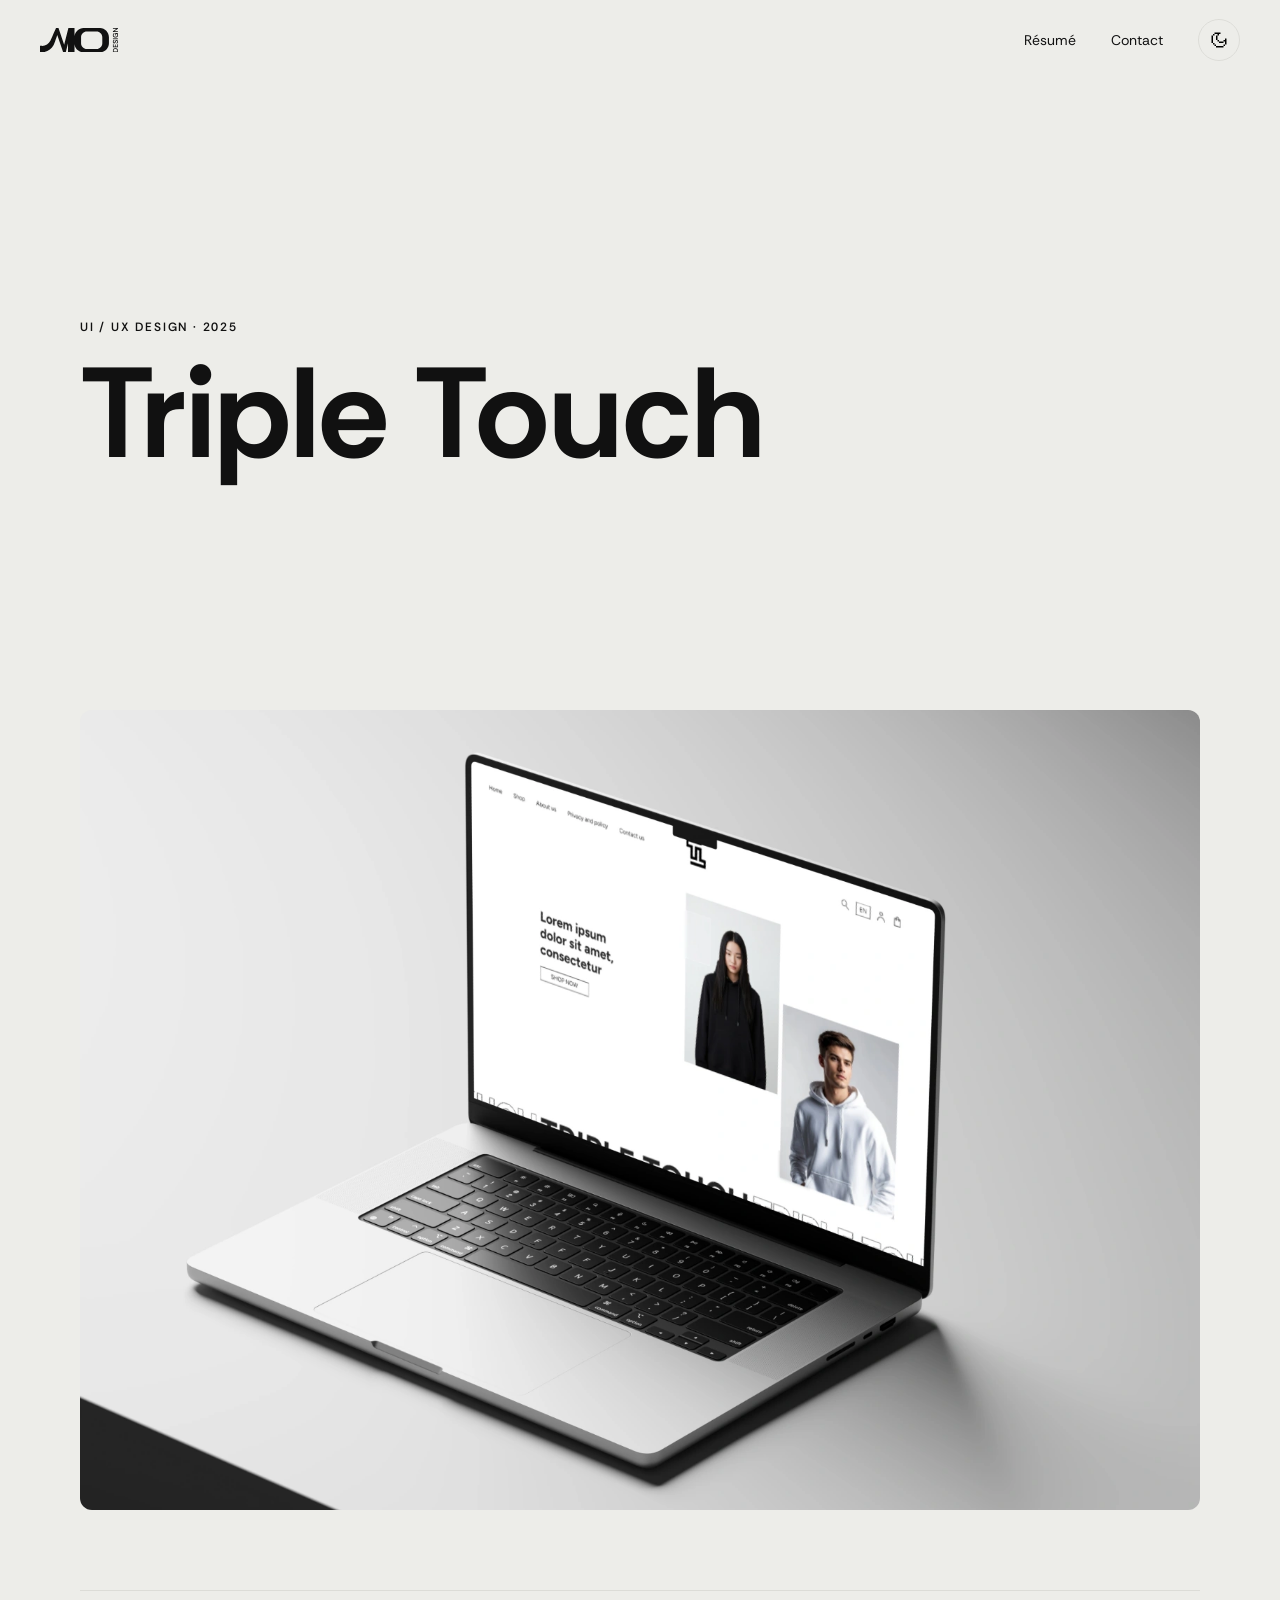
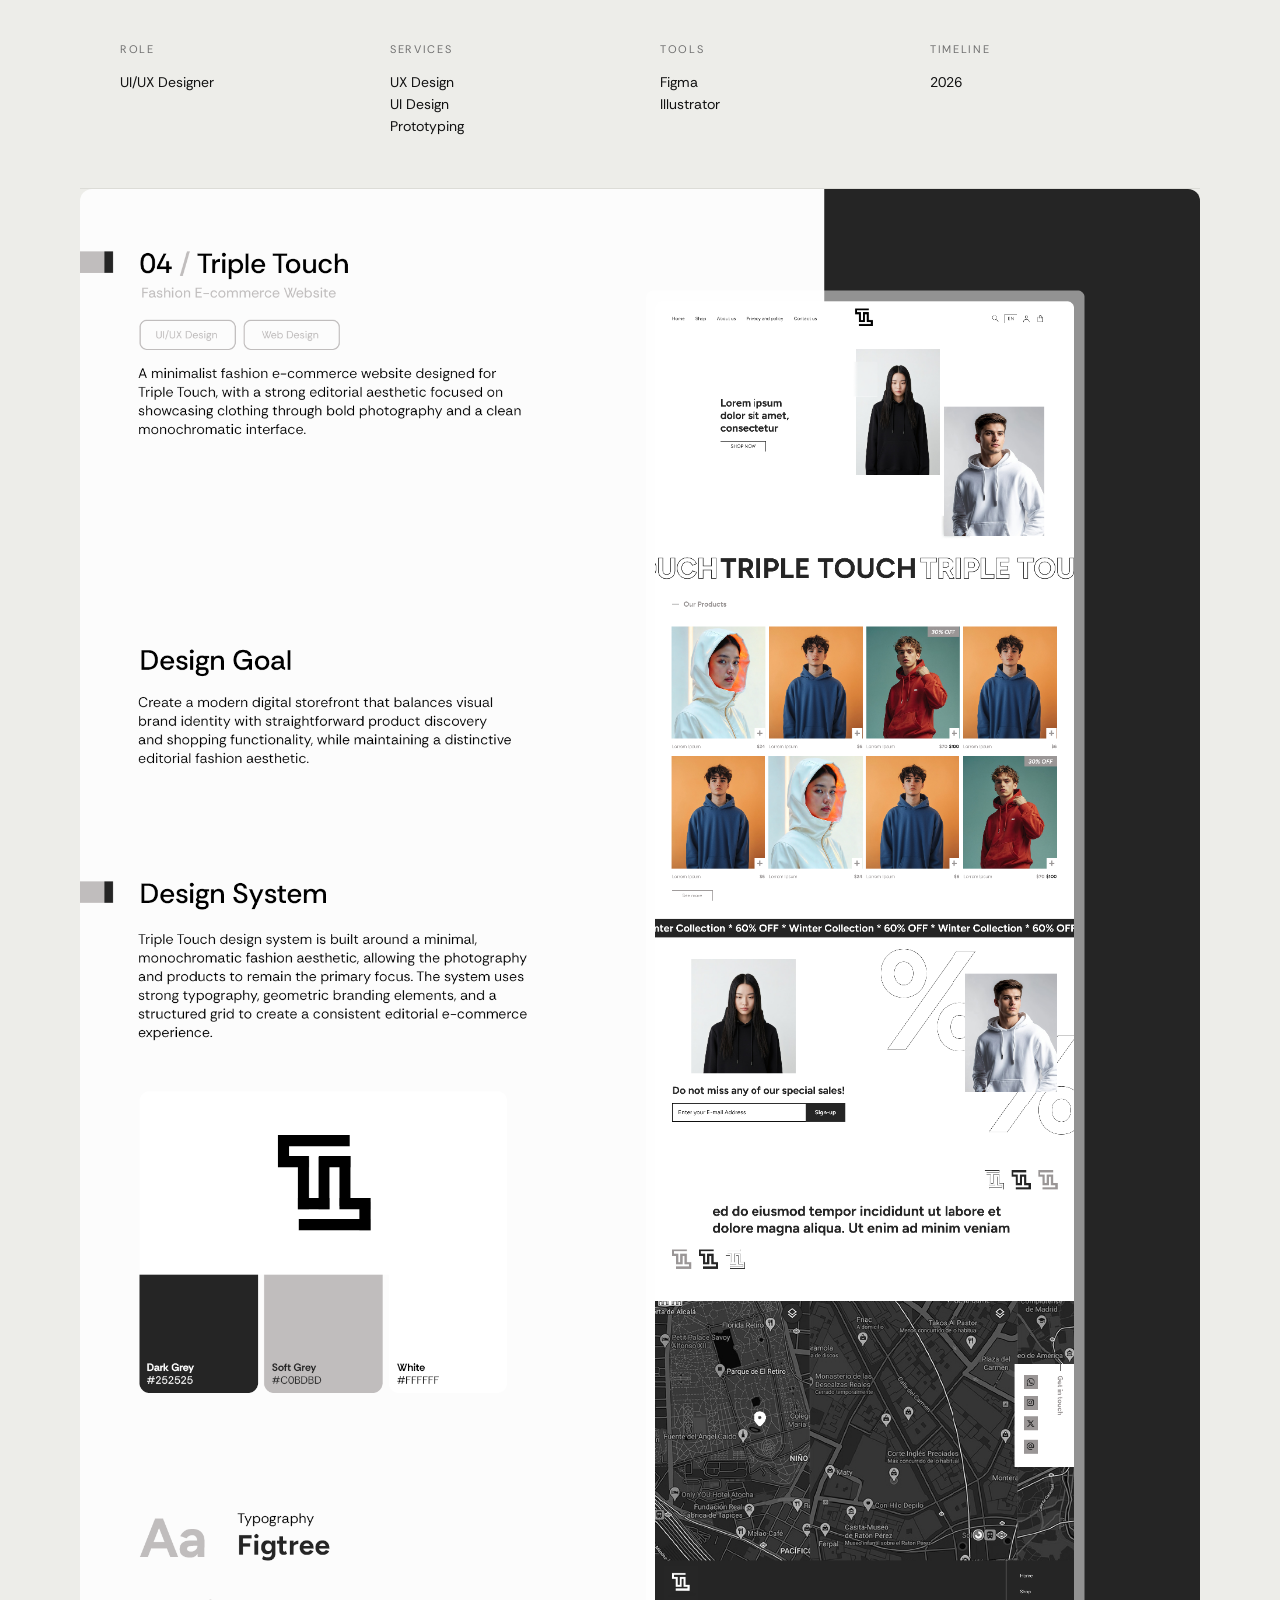
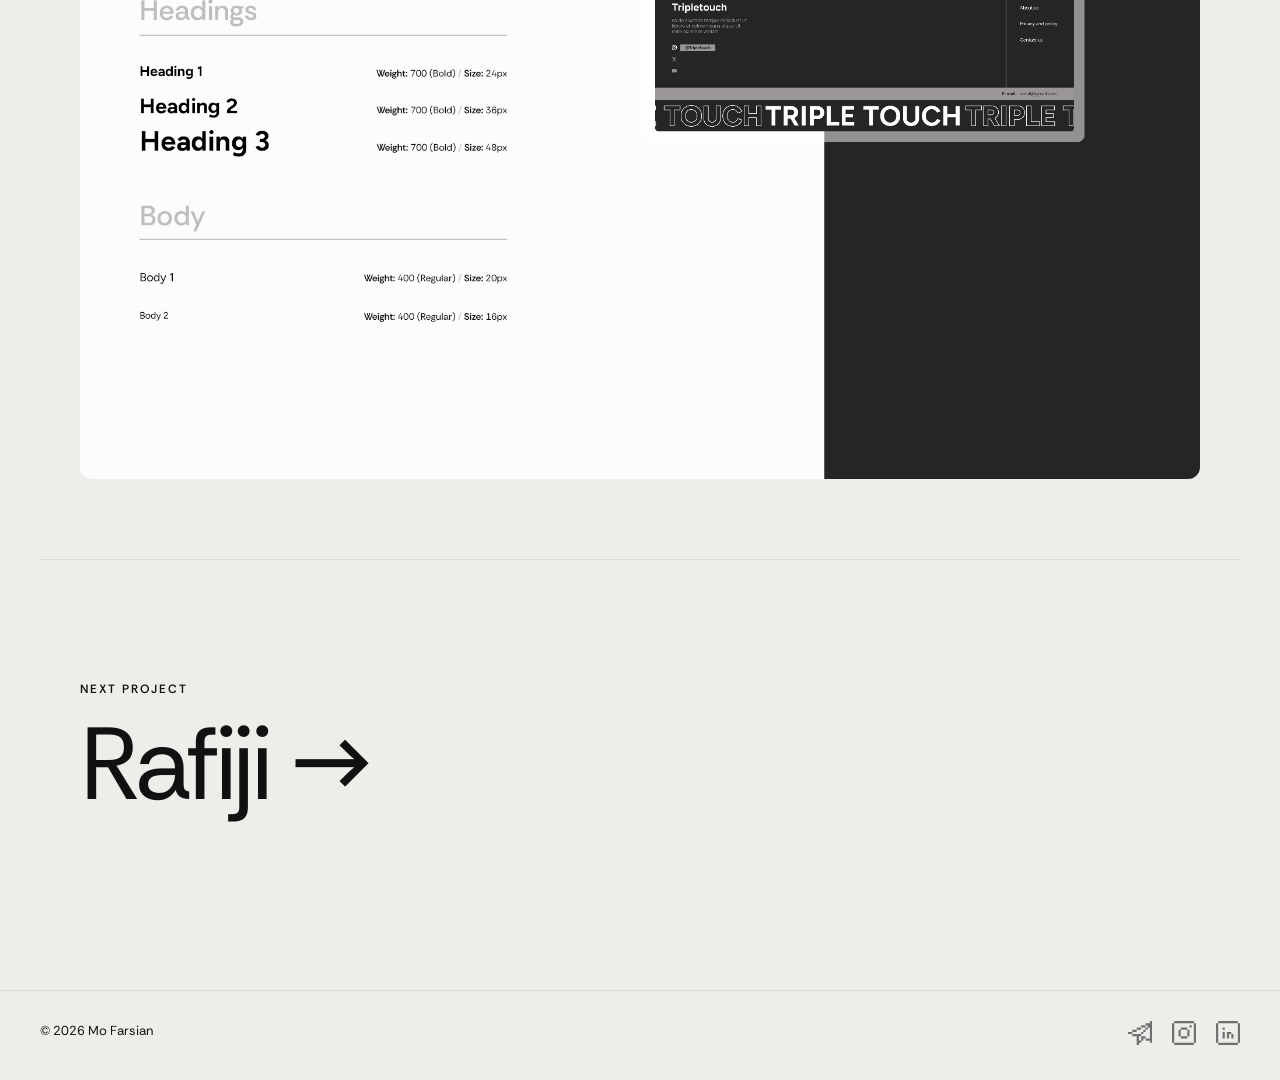
<file: Projects/Tripletouch.html>
<!DOCTYPE html>
<html lang="en">

<head>

    <meta charset="UTF-8">

    <meta
        name="viewport"
        content="width=device-width, initial-scale=1.0"
    >

    <title>Mo. Farsian — Triple Touch</title>

    <script>
  const savedTheme = localStorage.getItem("theme");

  const systemPrefersDark =
    window.matchMedia("(prefers-color-scheme: dark)").matches;

  const theme = savedTheme ||
    (systemPrefersDark ? "dark" : "light");

  document.documentElement.setAttribute(
    "data-theme",
    theme
  );
</script>

<script src="../script.js"></script>

    <link rel="stylesheet" href="../style.css">
    <link rel="icon" type="image/x-icon" href="../Images/favicons/favicon.ico">
<link rel="icon" type="image/png" sizes="16x16" href="../Images/favicons/favicon-16x16.png">
<link rel="icon" type="image/png" sizes="32x32" href="../Images/favicons/favicon-32x32.png">
<link rel="apple-touch-icon" sizes="180x180" href="../Images/favicons/apple-touch-icon.png">
<link rel="icon" type="image/png" sizes="192x192" href="../Images/favicons/android-chrome-192x192.png">
<link rel="icon" type="image/png" sizes="512x512" href="../Images/favicons/android-chrome-512x512.png">
<meta name="theme-color" content="#ffffff">

</head>


<body>


    <!-- Navigation -->

    <header class="navbar">
        <a href="../index.html" class="mo-logo">
<svg id="Layer_2" data-name="Layer 2" xmlns="http://www.w3.org/2000/svg" viewBox="0 0 513.45 160.19">
  <g id="Layer_1-2" data-name="Layer 1">
    <path d="M393.83,0h-107.16c-30.55,0-55.82,24.55-59.52,54.12V0h-40.21l-27.93,110.62L121.69,0h-16.21s-34.4,78.73-37.21,84.76c-10.06,19.81-31.52,33.11-53.47,33.11-1.35,0-14.79-.96-14.79-.96v43.28h10c33.77,0,64.35-18.42,79.88-48.37,4.36-7.42,23.71-66.4,23.71-66.4l38.98,114.76h16.84l15.04-60.45v60.45h42.71v-53.02c3.69,29.57,28.97,53.02,59.52,53.02h107.16c33.08,0,60-27.41,60-60.5v-38.1c0-33.08-26.92-61.6-60-61.6ZM270.38,61.6c0-20.95,17.05-38,38-38h63.74c20.95,0,38,17.05,38,38v38.1c0,20.95-17.05,38-38,38h-63.74c-20.95,0-38-17.05-38-38v-38.1Z"/>
    <g>
      <path d="M512.89,160.19h-32.69v-10.79c0-3.89.68-7.08,2.03-9.55,1.35-2.47,3.26-4.3,5.72-5.49,2.46-1.18,5.34-1.77,8.64-1.77s6.36.63,8.8,1.89,4.31,3.14,5.58,5.63c1.28,2.49,1.91,5.59,1.91,9.29v10.79ZM508.36,154.87v-5.28c0-2.86-.47-5.14-1.4-6.84-.93-1.7-2.29-2.9-4.06-3.62-1.77-.72-3.88-1.07-6.3-1.07-4.08,0-7.08.93-9.01,2.8-1.93,1.87-2.9,4.78-2.9,8.73v5.28h23.68Z"/>
      <path d="M512.89,127.46h-32.69v-20.74h4.48v15.41h8.73v-13.31h4.44v13.31h10.55v-15.41h4.48v20.74Z"/>
      <path d="M513.45,90.23c0,2.24-.4,4.28-1.19,6.12s-1.96,3.29-3.5,4.37c-1.54,1.07-3.45,1.63-5.72,1.66v-5.56c1.74-.03,3.17-.64,4.27-1.82,1.11-1.18,1.66-2.76,1.66-4.72,0-1.74-.4-3.14-1.22-4.2-.81-1.06-1.95-1.59-3.41-1.59-.84,0-1.55.14-2.13.42-.58.28-1.09.75-1.54,1.4s-.89,1.53-1.31,2.62c-.42,1.09-.91,2.48-1.47,4.16-.65,1.96-1.41,3.57-2.27,4.81-.86,1.25-1.85,2.16-2.99,2.73-1.14.58-2.4.86-3.81.86-1.99,0-3.67-.47-5.04-1.42-1.37-.95-2.4-2.24-3.11-3.88-.7-1.64-1.05-3.45-1.05-5.44s.36-3.85,1.07-5.46,1.77-2.93,3.15-3.92c1.39-1,3.07-1.51,5.07-1.54v5.65c-1.34,0-2.48.5-3.41,1.49-.93,1-1.4,2.32-1.4,3.97-.03,1.4.33,2.59,1.07,3.57.75.98,1.84,1.47,3.27,1.47,1,0,1.82-.32,2.48-.96.65-.64,1.23-1.55,1.73-2.73.5-1.18,1.04-2.62,1.64-4.3.34-1.03.75-2.08,1.21-3.15.47-1.07,1.07-2.05,1.8-2.94.73-.89,1.63-1.61,2.71-2.17,1.07-.56,2.4-.84,3.99-.84,1.96,0,3.65.51,5.07,1.52,1.42,1.01,2.5,2.37,3.25,4.09s1.12,3.63,1.12,5.74Z"/>
      <path d="M512.89,73.84h-32.69v-5.32h32.69v5.32Z"/>
      <path d="M513.45,48.01c0,3.11-.71,5.82-2.13,8.1-1.42,2.29-3.39,4.07-5.91,5.35-2.52,1.28-5.43,1.91-8.73,1.91s-6.1-.62-8.69-1.87c-2.58-1.25-4.62-3.07-6.12-5.49s-2.24-5.36-2.24-8.85c0-3.77.91-6.9,2.73-9.39,1.82-2.49,4.32-4.11,7.5-4.86v5.98c-1.65.47-2.96,1.41-3.92,2.83-.96,1.42-1.45,3.23-1.45,5.44,0,2.34.51,4.31,1.54,5.91,1.03,1.6,2.45,2.82,4.27,3.64,1.82.82,3.96,1.24,6.42,1.24s4.55-.41,6.35-1.24c1.81-.82,3.2-2.02,4.18-3.57.98-1.56,1.47-3.41,1.47-5.56,0-3.02-.82-5.32-2.45-6.91-1.64-1.59-3.84-2.55-6.61-2.9v10.83h-4.39v-16.3h17.61v4.86l-4.67.42c1.68,1.12,2.97,2.49,3.88,4.11.9,1.62,1.35,3.72,1.35,6.31Z"/>
      <path d="M512.89,26.67h-32.69v-5.32l23.96-16.02h-23.96V0h32.69v5.32l-23.91,16.02h23.91v5.32Z"/>
    </g>
  </g>
</svg>
        </a>
        
        <nav class="nav-links">

            <a href="Files/CV.pdf" download>
                Résumé
            </a>

            <a href="mailto:mofarsian.designs@email.com">
                Contact
            </a>


            <button class="theme-toggle" id="theme-toggle" aria-label="Switch to night mode">
  <img
    class="theme-icon theme-icon-light"
    src="../Images/icons/moon.svg"
    alt=""
  >

  <img
    class="theme-icon theme-icon-dark"
    src="../Images/icons/sun.svg"
    alt=""
  >
</button>

        </nav>

    </header>



    <main>


        <!-- =================================
             CASE STUDY HERO
        ================================== -->

        <section class="case-hero">

            <p class="eyebrow">
                UI / UX DESIGN · 2025
            </p>

            <h1>
                Triple Touch
            </h1>

            <!-- <p class="case-intro">
                -
            </p> -->

        </section>



        <!-- =================================
             HERO IMAGE
        ================================== -->

        <section class="case-image">

            <img
                src="../Images/tripletouch/tt-thumbnail.webp"
                alt="Project One interface"
                style="border-radius: 12px;"
            >

        </section>



        <!-- =================================
             PROJECT INFORMATION
        ================================== -->

        <section class="project-meta">

            <div>

                <p class="meta-label">
                    ROLE
                </p>

                <p>
                    UI/UX Designer
                </p>

            </div>


            <div>

                <p class="meta-label">
                    SERVICES
                </p>

                <p>
                    UX Design<br>
                    UI Design<br>
                    Prototyping
                </p>

            </div>


            <div>

                <p class="meta-label">
                    TOOLS
                </p>

                <p>
                    Figma<br>
                    Illustrator
                </p>

            </div>


            <div>

                <p class="meta-label">
                    TIMELINE
                </p>

                <p>
                    2026
                </p>

            </div>

        </section>



        <!-- =================================
             OVERVIEW
        ================================== -->

        <!-- <section class="case-section">

            <div class="case-label">
                <p class="eyebrow">
                    01 — OVERVIEW
                </p>
            </div>


            <div class="case-content">

                <h2>
                    Creating a clearer
                    experience.
                </h2>

                <p>
                    Project One is a digital product designed
                    to provide users with a simple and intuitive
                    way to accomplish their goals.
                </p>

                <p>
                    The project focused on reducing unnecessary
                    complexity while creating a consistent and
                    visually engaging interface.
                </p>

            </div>

        </section> -->



        <!-- =================================
             THE PROBLEM
        ================================== -->

        <!-- <section class="case-section">

            <div class="case-label">

                <p class="eyebrow">
                    02 — THE PROBLEM
                </p>

            </div>


            <div class="case-content">

                <h2>
                    What problem were
                    we solving?
                </h2>

                <p>
                    Users were faced with an interface that
                    contained too much information and did not
                    provide a clear visual hierarchy.
                </p>

                <p>
                    This made important actions harder to find
                    and increased the amount of effort required
                    to complete common tasks.
                </p>

            </div>

        </section> -->



        <!-- =================================
             GOALS
        ================================== -->

        <!-- <section class="case-section">

            <div class="case-label">

                <p class="eyebrow">
                    03 — DESIGN GOALS
                </p>

            </div>


            <div class="case-content">

                <h2>
                    Three principles
                    guided the design.
                </h2>


                <div class="goals">

                    <div class="goal">

                        <span>
                            01
                        </span>

                        <h3>
                            Simplicity
                        </h3>

                        <p>
                            Reduce unnecessary complexity
                            and make important actions clear.
                        </p>

                    </div>


                    <div class="goal">

                        <span>
                            02
                        </span>

                        <h3>
                            Clarity
                        </h3>

                        <p>
                            Establish a strong visual hierarchy
                            that helps users understand the interface.
                        </p>

                    </div>


                    <div class="goal">

                        <span>
                            03
                        </span>

                        <h3>
                            Consistency
                        </h3>

                        <p>
                            Create reusable patterns and components
                            throughout the experience.
                        </p>

                    </div>

                </div>

            </div>

        </section> -->



        <!-- =================================
             USER FLOW
        ================================== -->

        <!-- <section class="case-section">

            <div class="case-label">

                <p class="eyebrow">
                    04 — USER FLOW
                </p>

            </div>


            <div class="case-content">

                <h2>
                    Mapping the experience.
                </h2>

                <p>
                    Before designing the final interface,
                    I mapped the main user journey to understand
                    the steps required to complete the core task.
                </p>


                <div class="case-placeholder">

                    USER FLOW IMAGE

                </div>

            </div>

        </section> -->



        <!-- =================================
             WIREFRAMES
        ================================== -->

        <!-- <section class="case-section">

            <div class="case-label">

                <p class="eyebrow">
                    05 — WIREFRAMES
                </p>

            </div>


            <div class="case-content">

                <h2>
                    From structure to interface.
                </h2>

                <p>
                    Low-fidelity wireframes were used to explore
                    different layouts and establish the information
                    hierarchy before introducing visual styling.
                </p>


                <div class="case-image-small">

                    <img
                        src="./Images/rafiji-01.png"
                        alt="Project One wireframes"
                    >

                </div>

            </div>

        </section> -->



        <!-- =================================
             DESIGN SYSTEM
        ================================== -->

        <!-- <section class="case-section">

            <div class="case-label">

                <p class="eyebrow">
                    06 — DESIGN SYSTEM
                </p>

            </div>


            <div class="case-content">

                <h2>
                    Building a consistent
                    visual language.
                </h2>

                <p>
                    A reusable design system was created to maintain
                    consistency across the interface.
                </p>


                <div class="case-image-small">

                    <img
                        src="./Images/rafiji-01.png"
                        alt="Project One design system"
                    >

                </div>

            </div>

        </section> -->



        <!-- =================================
             FINAL DESIGN
        ================================== -->

        <!-- <section class="case-section final-design">

            <div class="case-label">

                <p class="eyebrow">
                    07 — FINAL DESIGN
                </p>

            </div>


            <div class="case-content">

                <h2>
                    The final experience.
                </h2>

                <p>
                    The final interface combines the simplified
                    information architecture with a consistent
                    visual system and clear interaction patterns.
                </p>

            </div>

        </section> -->



        <!-- Large final image -->

        <section class="case-image">
            <img
                src="../Images/tripletouch/tt-02.png"
                alt="Project One final interface"
                style="border-radius: 12px 12px 0 0;"
            >
            <img
                src="../Images/tripletouch/tt-03.png"
                alt="Project One final interface"
            >
            <img
                src="../Images/tripletouch/tt-04.png"
                alt="Project One final interface"
                style="border-radius: 0 0 12px 12px;"
            >
        </section>



        <!-- =================================
             REFLECTION
        ================================== -->

        <!-- <section class="case-section">

            <div class="case-label">

                <p class="eyebrow">
                    08 — REFLECTION
                </p>

            </div>


            <div class="case-content">

                <h2>
                    What I learned.
                </h2>

                <p>
                    This project reinforced the importance of
                    establishing a clear structure before moving
                    into visual design.
                </p>

                <p>
                    It also highlighted how a well-defined design
                    system can make the interface more consistent
                    while making future design decisions easier.
                </p>

            </div>

        </section> -->



        <!-- =================================
             NEXT PROJECT
        ================================== -->

        <section class="next-project">

            <p class="eyebrow">
                NEXT PROJECT
            </p>

            <a href="Rafiji.html">
                Rafiji →
            </a>

        </section>


    </main>



    <!-- Footer -->

    <footer>

        <p>
            © 2026 Mo Farsian
        </p>


        <div>

            <a href="https://t.me/mofarsian_designs" target="_blank">
                <svg id="Layer_1" xmlns="http://www.w3.org/2000/svg" width="24" height="24" version="1.1" viewBox="0 0 29.3 29.3">
  <path d="M26.7,26.7h2.7V0h-2.7v2.7h-5.3v2.7h2.7v2.7h2.7v13.3h-5.3v2.7h5.3v2.7ZM0,16h5.3v-2.7H0v2.7ZM10.7,29.3h2.7v-2.7h2.7v-2.7h-2.7v-5.3h2.7v-2.7H5.3v2.7h5.3v10.7ZM5.3,13.3h5.3v-2.7h-5.3v2.7ZM16,24h2.7v-2.7h2.7v-2.7h-5.3v5.3ZM16,16h2.7v-2.7h-2.7v2.7ZM10.7,10.7h5.3v-2.7h-5.3v2.7ZM18.7,13.3h2.7v-2.7h-2.7v2.7ZM16,8h5.3v-2.7h-5.3v2.7ZM21.3,10.7h2.7v-2.7h-2.7v2.7Z"/>
</svg>
            </a>

            <a href="https://www.instagram.com/mofarsian?stkn=cG9hNnpwdHFveWpp" target="_blank">
                <svg id="Layer_1" xmlns="http://www.w3.org/2000/svg" width="24" height="24" version="1.1" viewBox="0 0 29.3 29.3">
  <path d="M2.7,2.7H0v24h2.7V2.7ZM2.7,2.7h24V0H2.7v2.7ZM2.7,29.3h24v-2.7H2.7v2.7ZM8,18.7h2.7v-8h-2.7v8ZM10.7,21.3h8v-2.7h-8v2.7ZM10.7,10.7h8v-2.7h-8v2.7ZM18.7,18.7h2.7v-8h-2.7v8ZM26.7,26.7h2.7V2.7h-2.7v24ZM21.3,8h2.7v-2.7h-2.7v2.7Z"/>
</svg>
            </a>

            <a href="https://www.linkedin.com/in/mohammad-farsian-610218201/" target="_blank">
                <svg id="Layer_1" width="24" height="24" xmlns="http://www.w3.org/2000/svg" version="1.1" viewBox="0 0 29.3 29.3">
  <path d="M0,2.7v24h2.7V2.7H0ZM2.7,26.7v2.7h24v-2.7H2.7ZM26.7,2.7v24h2.7V2.7h-2.7ZM2.7,0v2.7h24V0H2.7Z"/>
  <polygon points="18.7 13.3 18.7 16 16 16 16 21.3 13.3 21.3 13.3 13.3 18.7 13.3"/>
  <rect x="18.7" y="16" width="2.7" height="5.3"/>
  <rect x="8" y="8" width="2.7" height="2.7"/>
  <rect x="8" y="13.3" width="2.7" height="8"/>
</svg>
            </a>

        </div>

    </footer>


</body>

</html>
</file>
<file: style.css>
@font-face {
  font-family: ReThinkSans;
  src: url(Font/RethinkSans-VariableFont_wght.ttf); 
}

/* =========================================
   DESIGN TOKENS
========================================= */


:root {
  --background: #edede9;
  --surface: #ffffff;
  --text: #111111;
  --muted: #707070;
  --border: #dcdcd7;
  --accent: #a681f8;

  --nav-background: rgba(237, 237, 233, 0.82);
  --button-background: #111111;
  --button-text: #ffffff;
}

[data-theme="dark"] {
  --background: #0d0d0c;
  --surface: #17171a;
  --text: #f1f1ef;
  --muted: #99999f;
  --border: #393E46;
  --accent: #a681f8;

  --nav-background: #0d0d0cd1;
  --button-background: #f1f1ef;
  --button-text: #0d0d0f;
}


/* =========================================
   RESET
========================================= */

* {
    margin: 0;
    padding: 0;
    box-sizing: border-box;
}


html {
    scroll-behavior: smooth;
}


body {

    font-family:
        ReThinkSans,
        Helvetica,
        sans-serif;

    background: var(--background);

    color: var(--text);

    line-height: 1.5;

    overflow-x: hidden;

    transition:
    background-color 0.4s ease,
    color 0.4s ease;

}


img {
    max-width: 100%;
}


a {

    color: inherit;

    text-decoration: none;

}


/* =========================================
   GLOBAL SECTIONS
========================================= */

section {

    max-width: 1200px;

    margin: 0 auto;

    padding: 120px 40px;

}


.eyebrow {

    font-size: 12px;

    letter-spacing: 0.15em;

    font-weight: 600;

    margin-bottom: 20px;

}

.diagram {
    margin-bottom: 25px;
}

.diagram-image {
    display: flex;
    flex-wrap: wrap;
    padding: 0;
}

.diagram-image span {
    width: 100%;
    margin-bottom: 32px;
    flex: 50%;
}

ul {
    list-style: none;
    margin-bottom: 25px;
}

li {
    font-size: 19px;
    margin-bottom: 16px;
}

li:before {
    content: "■";
    color: var(--accent);
    bottom: 2px;
    position: relative;
    padding-right: 12px;
}

.imp-txt {
    font-weight: 500;
    color: var(--text)!important;
    display: flex;
    gap: 16px;
}

.imp-txt::before {
    content: url(Images/bulb.svg);
}


/* =========================================
   NAVIGATION
========================================= */

.navbar {

    height: 80px;

    display: flex;

    align-items: center;

    justify-content: space-between;

    padding: 0 40px;

    position: sticky;

    top: 0;

    background: var(--nav-background);

    backdrop-filter: blur(12px);

    -webkit-backdrop-filter: blur(12px);

    z-index: 100;

  transition: background-color 0.4s ease;

}


.logo {
    color: var(--text);

    font-size: 22px;

    font-weight: 700;

    letter-spacing: -0.05em;

    transition: color 200ms ease;

}

.logo:hover {
    color: var(--accent);
}

.nav-links {

    display: flex;
    gap: 35px;
    align-items: center;

}


.nav-links a {

    position: relative;

    font-size: 14px;

}


.nav-links a::after {

    content: "";

    position: absolute;

    left: 0;

    bottom: -6px;

    width: 0;

    height: 1px;

    background: var(--text);

    transition: width 0.25s ease;

}


.nav-links a:hover::after {

    width: 100%;

}

.mo-logo {
    fill: var(--text);
    height: 100%;
    width: 78px;
    max-height: 24px;
    transition:
    fill 0.3s ease;
}

.mo-logo:hover {
    fill: var(--accent);
}


/* =========================================
   HERO
========================================= */

.hero {

    display: flex;

    align-items: center;
justify-content: left;

}


.hero-text {
    font-size:
        clamp(36px, 2vw, 64px);
    font-weight: 500;
    cursor: default;
}

.hero-text p {
    color: var(--muted);
    padding-bottom: 48px;
}

.hero-text b {
    color: var(--text);
}


.hero h1 {

    font-size:
        clamp(55px, 8vw, 115px);

    line-height: 0.9;

    letter-spacing: -0.065em;

    font-weight: 600;

    margin-bottom: 40px;

}


.hero-description {
    max-width: 560px;
    font-size: 18px;
    line-height: 1.6;
    color: var(--muted);
    margin-bottom: 40px;

}

.hero-gif {
    margin-inline: 8px;
}

.hero-sub {
    display: flex;
    gap: 24px;
    padding-top: 16px;
    justify-content: start;
}

.hero-sub a {
    font-size: 16px;
    font-weight: 600;
    color: var(--muted);
    display: inline-flex;
    align-items: center;
    gap: 16px;
    transition:
    color 0.3s ease,
    transform 0.3s ease;
}

.hero-sub a:first-child {
    border-right: 1px solid var(--border);
    padding-right: 24px;
}

.hero-sub a:hover {
    color: var(--accent);
    transform: translateY(-3px);
}

.sub-divider {
    color: var(--muted);
    font-size: 32px;
    font-weight: 400;
}
/* =========================================
   BUTTON
========================================= */

.button {

    display: inline-flex;

    align-items: center;

    justify-content: center;

    background: var(--button-background);
  color: var(--button-text);

    padding: 16px 24px;

    font-size: 14px;

    border-radius: 12px;

  transition:
    background-color 0.3s ease,
    color 0.3s ease,
    transform 0.3s ease;

}


.button:hover {

    transform: translateY(-3px);

    background: var(--accent);

}


/* =========================================
   MARQUEE
========================================= */

.marquee {

    width: 100%;

    overflow: hidden;

    border-top:
        1px solid var(--border);

    border-bottom:
        1px solid var(--border);

    padding: 18px 0;

    white-space: nowrap;

}


.marquee-content {

    display: inline-flex;

    align-items: center;

    gap: 30px;

    font-size: 13px;

    letter-spacing: 0.12em;

    animation:
        marquee 25s linear infinite;

}


.marquee-content b {

    color: var(--accent);

    font-weight: 400;

}


@keyframes marquee {

    from {
        transform: translateX(0);
    }

    to {
        transform: translateX(-50%);
    }

}


/* =========================================
   SECTION HEADINGS
========================================= */

.section-heading {

    max-width: 700px;

    margin-bottom: 48px;

}


.section-heading h2 {

    font-size: 2em;

    line-height: 1;

    letter-spacing: -0.045em;

}

.section-heading h2:before {
    position: relative;
    content: "■";
    padding-right: 12px;
    color: var(--accent);
    bottom: 4px;
}


/* =========================================
   PROJECTS
========================================= */

.projects {

    display: flex;

    flex-direction: column;

    gap: 100px;

}


.project {

    width: 100%;

}

.project-categories {
    display: flex;
    gap: 16px;
}

.categories-txt {
    color: var(--text);
    border: 1px solid lightgray;
    padding: 8px 16px;
    border-radius: 12px;
    cursor: default;
    font-weight: 500;
}


/* =========================================
   PROJECT IMAGE CONTAINER
========================================= */

/*
    IMPORTANT:

    The container controls the clipping.

    The image is allowed to become larger
    during hover without affecting layout.
*/

.project-image {

    position: relative;

    display: block;

    width: 100%;

    height: 650px;

    overflow: hidden;

    background: #deded9;

}


/* =========================================
   PROJECT IMAGE
========================================= */

.project-image {

    position: relative;

    display: block;

    width: 100%;
    height: 100%;
    aspect-ratio: 1.333;
    height: 100%;

    overflow: hidden;

    background: #ffffff;

    border-radius: 12px;

}


.project-image img {

    display: block;

    width: 100%;

    height: 100%;

    object-fit: contain;

    background: #ffffff;

    transform: scale(1);

    transform-origin: center center;

    transition:
        transform 0.7s
        cubic-bezier(0.2, 0.65, 0.3, 1);

}


/* =========================================
   IMAGE HOVER ZOOM
========================================= */

.project-image:hover img {

    transform: scale(1.05);

}


/* =========================================
   PLACEHOLDER PROJECTS
========================================= */

.image-placeholder {

    width: 100%;

    height: 100%;

    display: flex;

    align-items: center;

    justify-content: center;

    color: #777;

    font-size: 13px;

    letter-spacing: 0.15em;

}


/* =========================================
   PROJECT INFO
========================================= */

.project-info {
    display: flex;
    align-items: flex-start;
    padding-top: 22px;
    flex-direction: column;
}


.project-info h3 {

    font-size: 25px;

    line-height: 1.2;

    margin-bottom: 5px;

}


.project-info p {

    color: var(--muted);

    font-size: 14px;

}


.project-link {

    font-size: 14px;

    margin-top: 5px;

    transition: color 0.25s ease;

}

.project-link-container {
    display: flex;
    justify-content: space-between;
    align-items: center;
    width: 100%;
}


.project-link:hover {

    color: var(--accent);

}

.rafiji.palette-parent, .anastasia.palette-parent {
    margin-bottom: 48px;
}

.palette-colors {
    display: flex;
    justify-content: space-between;
}

.anastasia.palette-parent .palette-colors:first-child {
    background-color: #0e2f65;
    padding: 36px;
    border-radius: 12px 12px 0 0;
}

.anastasia.palette-parent .palette-colors:nth-child(2) {
    background-color: #fae3df;
    padding: 36px;
    border-radius: 0;
    color: #000;
}

.anastasia.palette-parent .palette-colors:last-child {
    background-color: #fff;
    padding: 36px;
    border-radius: 0 0 12px 12px;
    color: #000;
}

.rafiji.palette-parent .palette-colors:first-child {
    background-color: #DD9734;
    padding: 36px;
    border-radius: 12px 12px 0 0;
}

.rafiji.palette-parent .palette-colors:nth-child(2) {
    background-color: #024666;
    padding: 36px;
    border-radius: 0;
}

.rafiji.palette-parent .palette-colors:last-child {
    background-color: #FCFCFC;
    padding: 36px;
    border-radius: 0 0 12px 12px;
    color: #000;
}

/* =========================================
   ABOUT
========================================= */

.about {

    display: grid;

    grid-template-columns: 1fr 1fr;

    gap: 100px;

}


.about-content {

    font-size: 22px;

    line-height: 1.6;

}


.about-content p {

    margin-bottom: 30px;

}


/* =========================================
   SKILLS
========================================= */

.skill-list {
    display: flex;
    flex-wrap: wrap;
    gap: 12px;
}


.skill-list span {
    border:
        1px solid var(--border);

    padding: 14px 20px;
    font-size: 14px;
}

/* =========================================
   CONTACT
========================================= */

.contact {

    text-align: center;

    padding-top: 180px;

    padding-bottom: 180px;

}


.contact h2 {

    font-size:
        clamp(50px, 7vw, 100px);

    line-height: 0.95;

    letter-spacing: -0.05em;

    margin-bottom: 25px;

}


.contact p:not(.eyebrow) {

    color: var(--muted);

    font-size: 18px;

    margin-bottom: 35px;

}


/* =========================================
   FOOTER
========================================= */

footer {

    border-top:
        1px solid var(--border);

    padding: 30px 40px;

    display: flex;

    justify-content: space-between;

    font-size: 13px;

}


footer div {

    display: flex;

    gap: 20px;

}

footer a {
    fill: var(--muted);
    transition:
    fill 0.3s ease,
    transform 0.3s ease;
}

footer a:hover {
    fill: var(--accent);
    transform: translateY(-3px);
}

/* =========================================
   TABLET
   701px — 1000px
========================================= */

@media (max-width: 1000px) {


    section {

        padding-left: 30px;

        padding-right: 30px;

    }


    .navbar {

        padding-left: 30px;

        padding-right: 30px;

    }


    .hero h1 {

        font-size:
            clamp(55px, 9vw, 85px);

    }


    /* .project-image {

        height: 500px;

    } */


    .about {

        grid-template-columns: 1fr;

        gap: 50px;

    }

}


/* =========================================
   MOBILE
   0px — 700px
========================================= */

@media (max-width: 700px) {


    /* GLOBAL */

    section {

        padding:
            48px 20px;

    }


    /* NAVIGATION */

    .navbar {

        height: 70px;

        padding:
            0 20px;

    }


    .logo {

        font-size: 20px;

    }


    .nav-links {

        gap: 18px;

    }


    .nav-links a {

        font-size: 13px;

    }


    /* HERO */

    .hero {

        min-height: 50vh;

        padding-top: 48px;

        padding-bottom: 0;

        align-items: start;

    }


    .hero h1 {

        font-size:
            clamp(48px, 14vw, 70px);

        line-height: 0.92;

        margin-bottom: 30px;

    }


    .hero-description {

        font-size: 16px;

        line-height: 1.6;

        margin-bottom: 30px;

    }


    /* BUTTON */

    .button {

        padding:
            14px 20px;

        font-size: 13px;

    }


    /* SECTION HEADINGS */

    .section-heading {

        margin-bottom: 45px;

    }


    .section-heading h2 {

        line-height: 0.95;

    }


    /* MARQUEE */

    .marquee {

        padding: 15px 0;

    }


    .marquee-content {

        gap: 20px;

        font-size: 11px;

    }


    /* PROJECTS */

    .projects {

        gap: 70px;

    }


    /* .project-image {

        height: 400px;

    } */


    /*
        Keep zoom active on mobile too.

        The scale is slightly smaller
        because mobile screens are narrower.
    */

    .project-image:hover img {

        transform: scale(1.03);

    }


    .project-info {

        flex-direction: column;

        gap: 15px;

        padding-top: 18px;

    }


    .project-info h3 {

        font-size: 21px;

    }


    .project-info p {

        font-size: 13px;

    }


    .project-link {

        font-size: 13px;

    }

    .project-link-container {
    align-items: start;
    flex-direction: column;
}


.categories-txt {
    padding: 8px 12px;
}

    /* ABOUT */

    .about {

        grid-template-columns: 1fr;

        gap: 40px;

    }


    .about-content {

        font-size: 18px;

    }


    /* SKILLS */

    .skill-list {

        gap: 8px;

    }


    .skill-list span {

        padding:
            11px 15px;

        font-size: 12px;

    }


    /* CONTACT */

    .contact {

        padding-top: 120px;

        padding-bottom: 120px;

    }


    .contact h2 {

        font-size:
            clamp(48px, 13vw, 70px);

    }


    .contact p:not(.eyebrow) {

        font-size: 16px;

    }


    /* FOOTER */

    footer {

        padding:
            25px 20px;

        gap: 15px;

    }

}


/* =========================================
   VERY SMALL PHONES
   0px — 400px
========================================= */

@media (max-width: 400px) {


    .nav-links {

        gap: 12px;

    }


    .nav-links a {

        font-size: 12px;

    }


    .hero h1 {

        font-size: 48px;

    }


    /* .project-image {

        height: 330px;

    } */

}

/* =========================================
   CASE STUDY / PRODUCT PAGE
========================================= */

.case-hero {

    max-width: 1200px;

    min-height: 70vh;

    margin: 0 auto;

    display: flex;

    flex-direction: column;

    justify-content: center;

    padding: 120px 40px 80px;

}


.case-hero h1 {

    font-size:
        clamp(60px, 10vw, 140px);

    line-height: 0.9;

    margin-bottom: 40px;

}


.case-intro {

    max-width: 650px;

    font-size: 22px;

    line-height: 1.5;

    color: var(--muted);

}


/* =========================================
   CASE STUDY HERO IMAGE
========================================= */

.case-image {

    width: 100%;

    padding: 0 40px;

    margin-bottom: 80px;

}


.case-image img {

    width: 100%;

    max-height: 800px;

    object-fit: cover;

    display: block;

}

.resp-img {
    background-color: var(--accent);
    border-radius: 12px;
    margin-bottom: 32px;
    display: flex;
    justify-content: center;
}


/* =========================================
   PROJECT INFORMATION
========================================= */

.project-meta {

    max-width: 1120px;

    margin: 0 auto;

    padding: 50px 40px;

    border-top:
        1px solid var(--border);

    border-bottom:
        1px solid var(--border);

    display: grid;

    grid-template-columns:
        repeat(4, 1fr);

    gap: 40px;

}


.project-meta p {

    font-size: 14px;

    line-height: 1.6;

}


.meta-label {

    font-size: 11px !important;

    letter-spacing: 0.15em;

    color: var(--muted);

    margin-bottom: 12px;

}


/* =========================================
   CASE STUDY SECTIONS
========================================= */

.case-section {

    max-width: 1200px;

    margin: 0 auto;

    padding: 150px 40px;

    display: grid;

    grid-template-columns:
        30% 70%;

    gap: 40px;

}


.case-label {

    padding-top: 10px;

}


.case-content {

    max-width: 750px;

}


.case-content h2 {

    font-size:
        clamp(40px, 5vw, 70px);

    line-height: 1;

    margin-bottom: 40px;

}


.case-content p {

    font-size: 19px;

    line-height: 1.7;

    color: var(--muted);

    margin-bottom: 48px;

}


/* =========================================
   DESIGN GOALS
========================================= */

.goals {

    display: grid;

    grid-template-columns:
        repeat(3, 1fr);

    gap: 30px;

    margin-top: 60px;

}


.goal {

    border-top:
        1px solid var(--border);

    padding-top: 20px;

}


.goal span {

    font-size: 12px;

    color: var(--accent);

    display: block;

    margin-bottom: 30px;

}


.goal h3 {

    font-size: 22px;

    margin-bottom: 15px;

}


.goal p {

    font-size: 15px;

    margin-bottom: 0;

}


/* =========================================
   USER FLOW / IMAGE PLACEHOLDER
========================================= */

.case-placeholder {

    width: 100%;
    height: 400px;
    margin-top: 50px;
    display: flex;
    align-items: center;
    justify-content: center;
    font-size: 12px;
    letter-spacing: 0.15em;
    color: #777;
}


/* =========================================
   SMALL CASE STUDY IMAGES
========================================= */

.case-image-small {

    margin-top: 50px;

}


.case-image-small img {

    width: 100%;

    display: block;

    border-radius: 12px;

}


/* =========================================
   FINAL DESIGN
========================================= */

.final-design {

    padding-bottom: 100px;

}

.final-product.case-image img {
    max-height: 100%;
}


/* =========================================
   NEXT PROJECT
========================================= */

.next-project {

    max-width: 1200px;

    margin: 0 auto;

    padding: 120px 40px 180px;

    border-top:
        1px solid var(--border);

}


.next-project a {

    font-size:
        clamp(50px, 8vw, 110px);

    line-height: 0.9;

    letter-spacing: -0.06em;

    transition:
        color 0.3s ease;

}


.next-project a:hover {

    color: var(--accent);

}


/* =========================================
   CASE STUDY — TABLET
========================================= */

@media (max-width: 1000px) {


    .case-hero {

        padding-left: 30px;

        padding-right: 30px;

    }


    .case-image {

        padding-left: 30px;

        padding-right: 30px;

    }


    .case-section {

        grid-template-columns: 1fr;

        gap: 35px;

        padding-left: 30px;

        padding-right: 30px;

    }


    .case-label {

        padding-top: 0;

    }


    .project-meta {

        grid-template-columns:
            repeat(2, 1fr);

        padding-left: 30px;

        padding-right: 30px;

    }


    .goals {

        grid-template-columns:
            repeat(2, 1fr);

    }

}


/* =========================================
   CASE STUDY — MOBILE
========================================= */

@media (max-width: 700px) {


    .case-hero {

        min-height: 65vh;

        padding:
            70px 20px;

    }


    .case-hero h1 {

        font-size:
            clamp(55px, 15vw, 80px);

        line-height: 0.9;

        margin-bottom: 30px;

    }


    .case-intro {

        max-width: 100%;

        font-size: 18px;

    }


    /* HERO IMAGE */

    .case-image {

        padding: 0 20px;

        margin-bottom: 40px;

    }


    .case-image img {

        max-height: none;

        width: 100%;

        object-fit: cover;

    }


    /* SMALL IMAGES */

    .case-image-small {

        margin-top: 35px;

    }


    /* PROJECT META */

    .project-meta {

        padding:
            35px 20px;

        grid-template-columns:
            repeat(2, 1fr);

        gap:
            30px 20px;

    }


    .project-meta p {

        font-size: 13px;

    }


    /* CASE SECTIONS */

    .case-section {

        padding:
            90px 20px;

        grid-template-columns: 1fr;

        gap: 25px;

    }


    .case-content {

        max-width: 100%;

    }


    .case-content h2 {

        font-size:
            clamp(38px, 11vw, 55px);

        line-height: 0.95;

        margin-bottom: 30px;

    }


    .case-content p {

        font-size: 16px;

        line-height: 1.7;

    }


    /* GOALS */

    .goals {

        grid-template-columns: 1fr;

        gap: 35px;

        margin-top: 40px;

    }


    .goal h3 {

        font-size: 20px;

    }


    .goal p {

        font-size: 15px;

    }


    /* PLACEHOLDER */

    .case-placeholder {

        height: 250px;

        margin-top: 35px;

    }


    /* NEXT PROJECT */

    .next-project {

        padding:
            90px 20px 130px;

    }


    .next-project a {

        font-size:
            clamp(48px, 13vw, 70px);

    }

}

/* ========================================
   SCROLL REVEAL ANIMATIONS
======================================== */

.reveal {
  opacity: 0;
  transform: translateY(40px);
  transition:
    opacity 0.8s ease,
    transform 0.8s cubic-bezier(0.22, 1, 0.36, 1);
}

.reveal.is-visible {
  opacity: 1;
  transform: translateY(0);
}

/* Slightly different animation for project cards */
.project-card.reveal {
  transform: translateY(50px);
}

.project-card.reveal.is-visible {
  transform: translateY(0);
}

/* Staggered project animations */
.project-card:nth-child(1) {
  transition-delay: 0s;
}

.project-card:nth-child(2) {
  transition-delay: 0.08s;
}

.project-card:nth-child(3) {
  transition-delay: 0.16s;
}

.project-card:nth-child(4) {
  transition-delay: 0.24s;
}

/* Hero animation */
.hero .reveal {
  transform: translateY(30px);
}

.hero .reveal.is-visible {
  transform: translateY(0);
}

/* Respect users who prefer reduced motion */
@media (prefers-reduced-motion: reduce) {
  .reveal,
  .project-card.reveal {
    opacity: 1;
    transform: none;
    transition: none;
  }
}

/* ========================================
   THEME TOGGLE
======================================== */

.theme-toggle {
  width: 42px;
  height: 42px;
  padding: 0;

  display: flex;
  align-items: center;
  justify-content: center;

  border: 1px solid var(--border);
  border-radius: 50%;

  background: transparent;
  cursor: pointer;

  transition:
    border-color 0.3s ease,
    transform 0.3s ease;
}

.theme-toggle:hover {
  border-color: var(--text);
  transform: rotate(10deg);
}

.theme-icon {
  width: 18px;
  height: 18px;
  display: block;

  transition:
    opacity 0.25s ease,
    transform 0.35s ease;
}

/* Light mode → show moon */
.theme-icon-dark {
  display: none;
}

/* Dark mode → show sun */
[data-theme="dark"] .theme-icon-light {
  display: none;
}

[data-theme="dark"] .theme-icon-dark {
  display: block;
}
</file>
